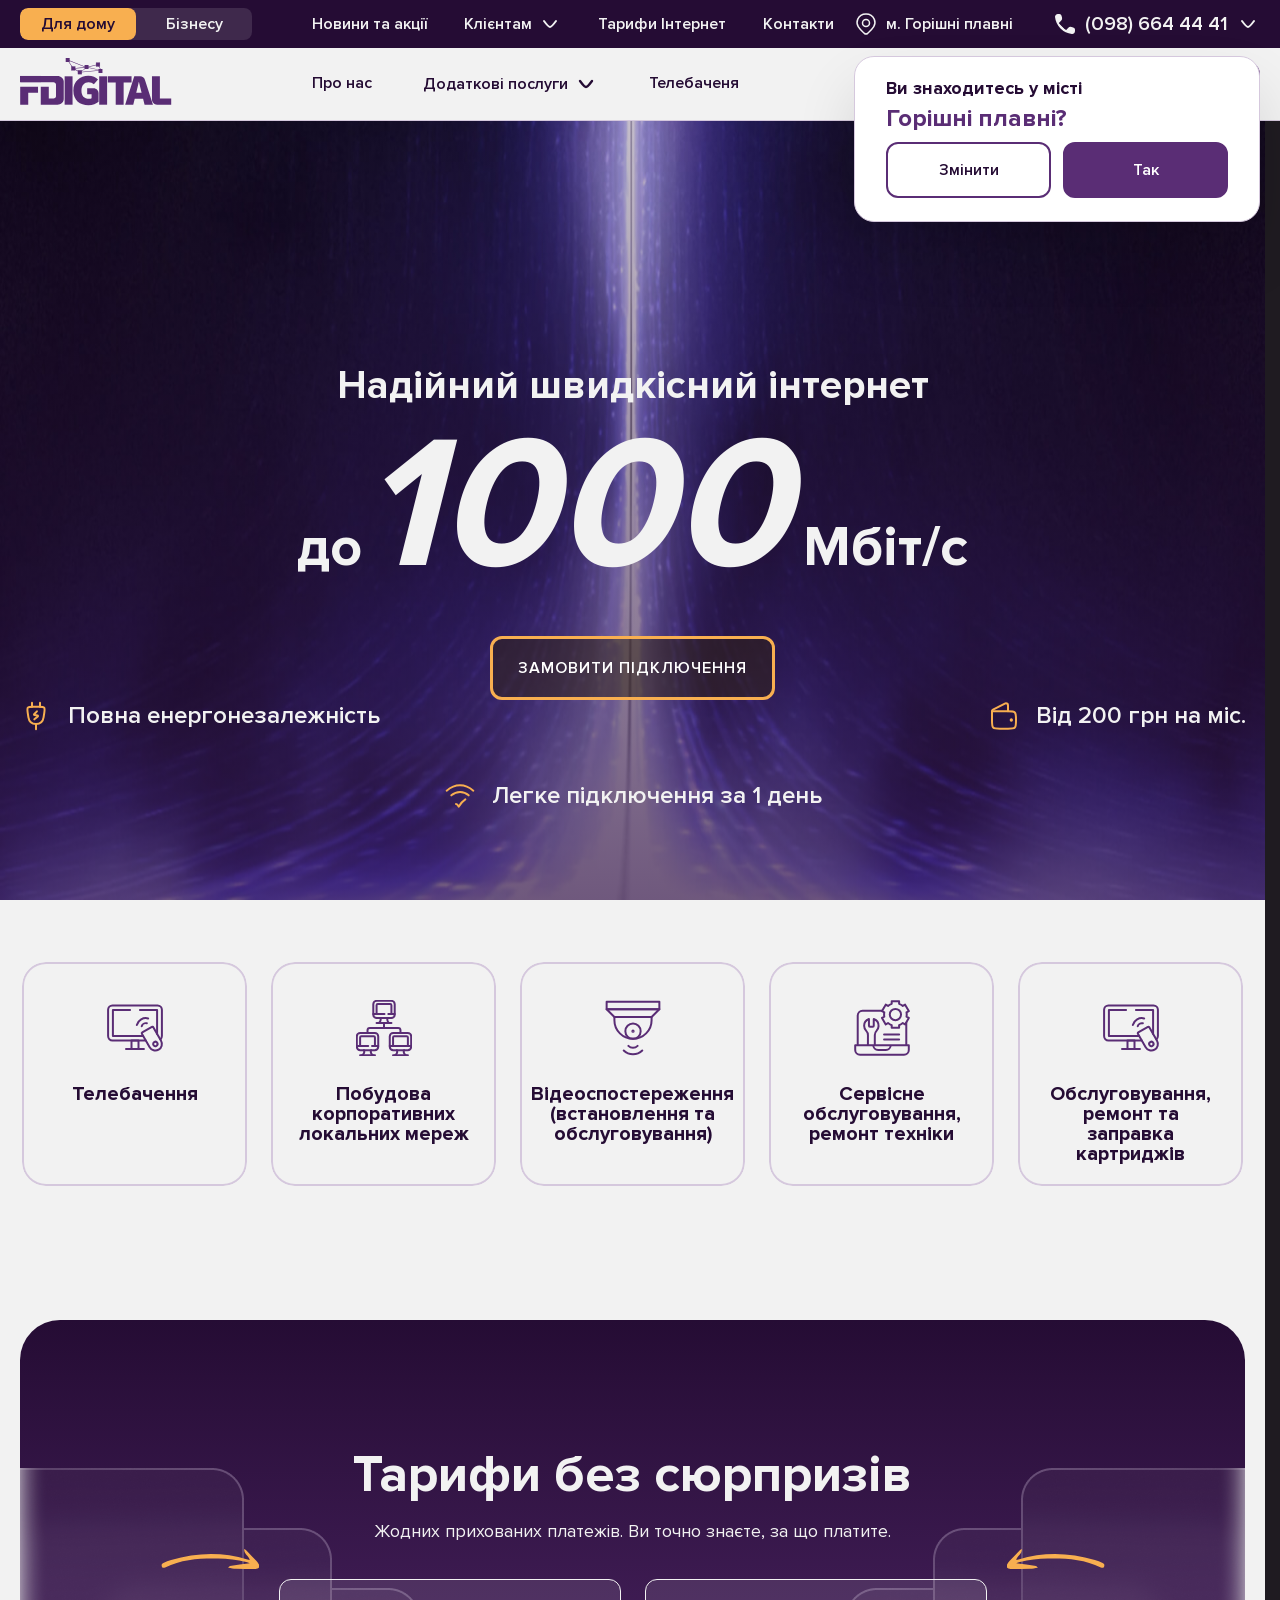
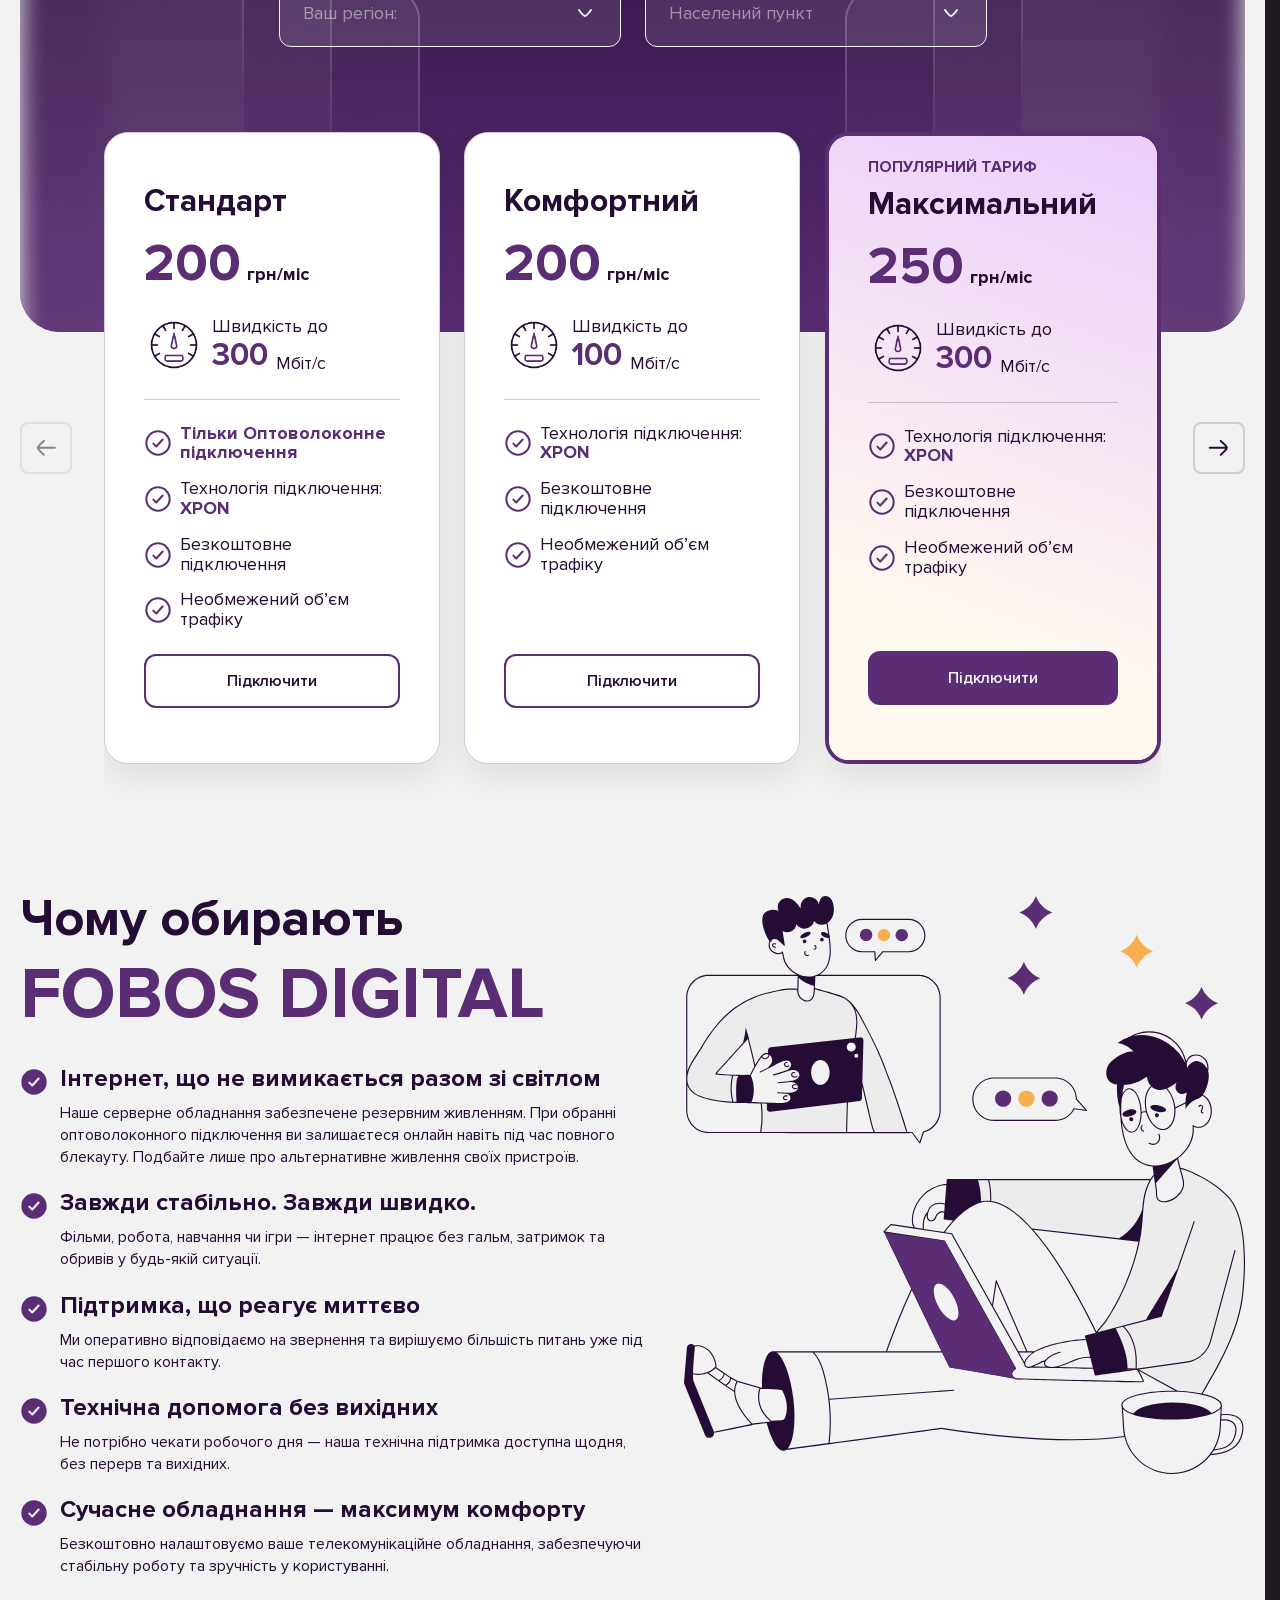
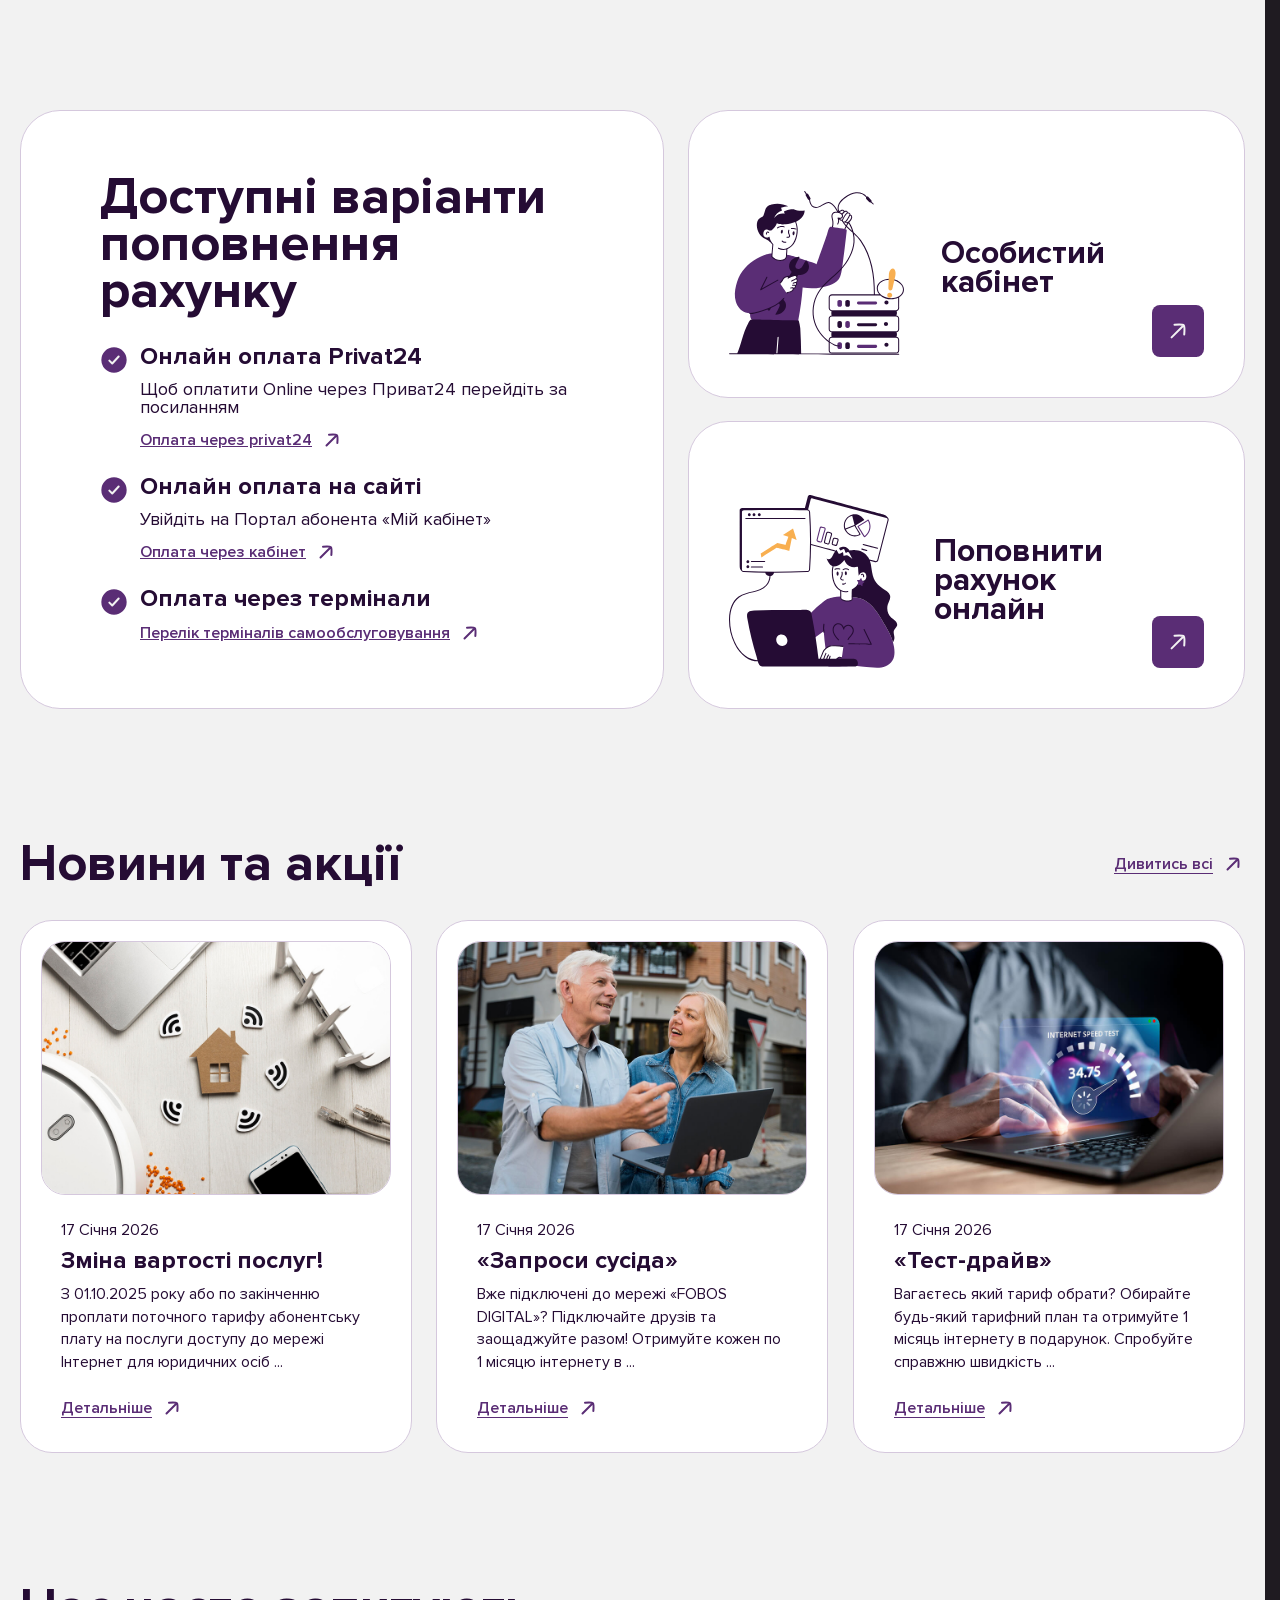
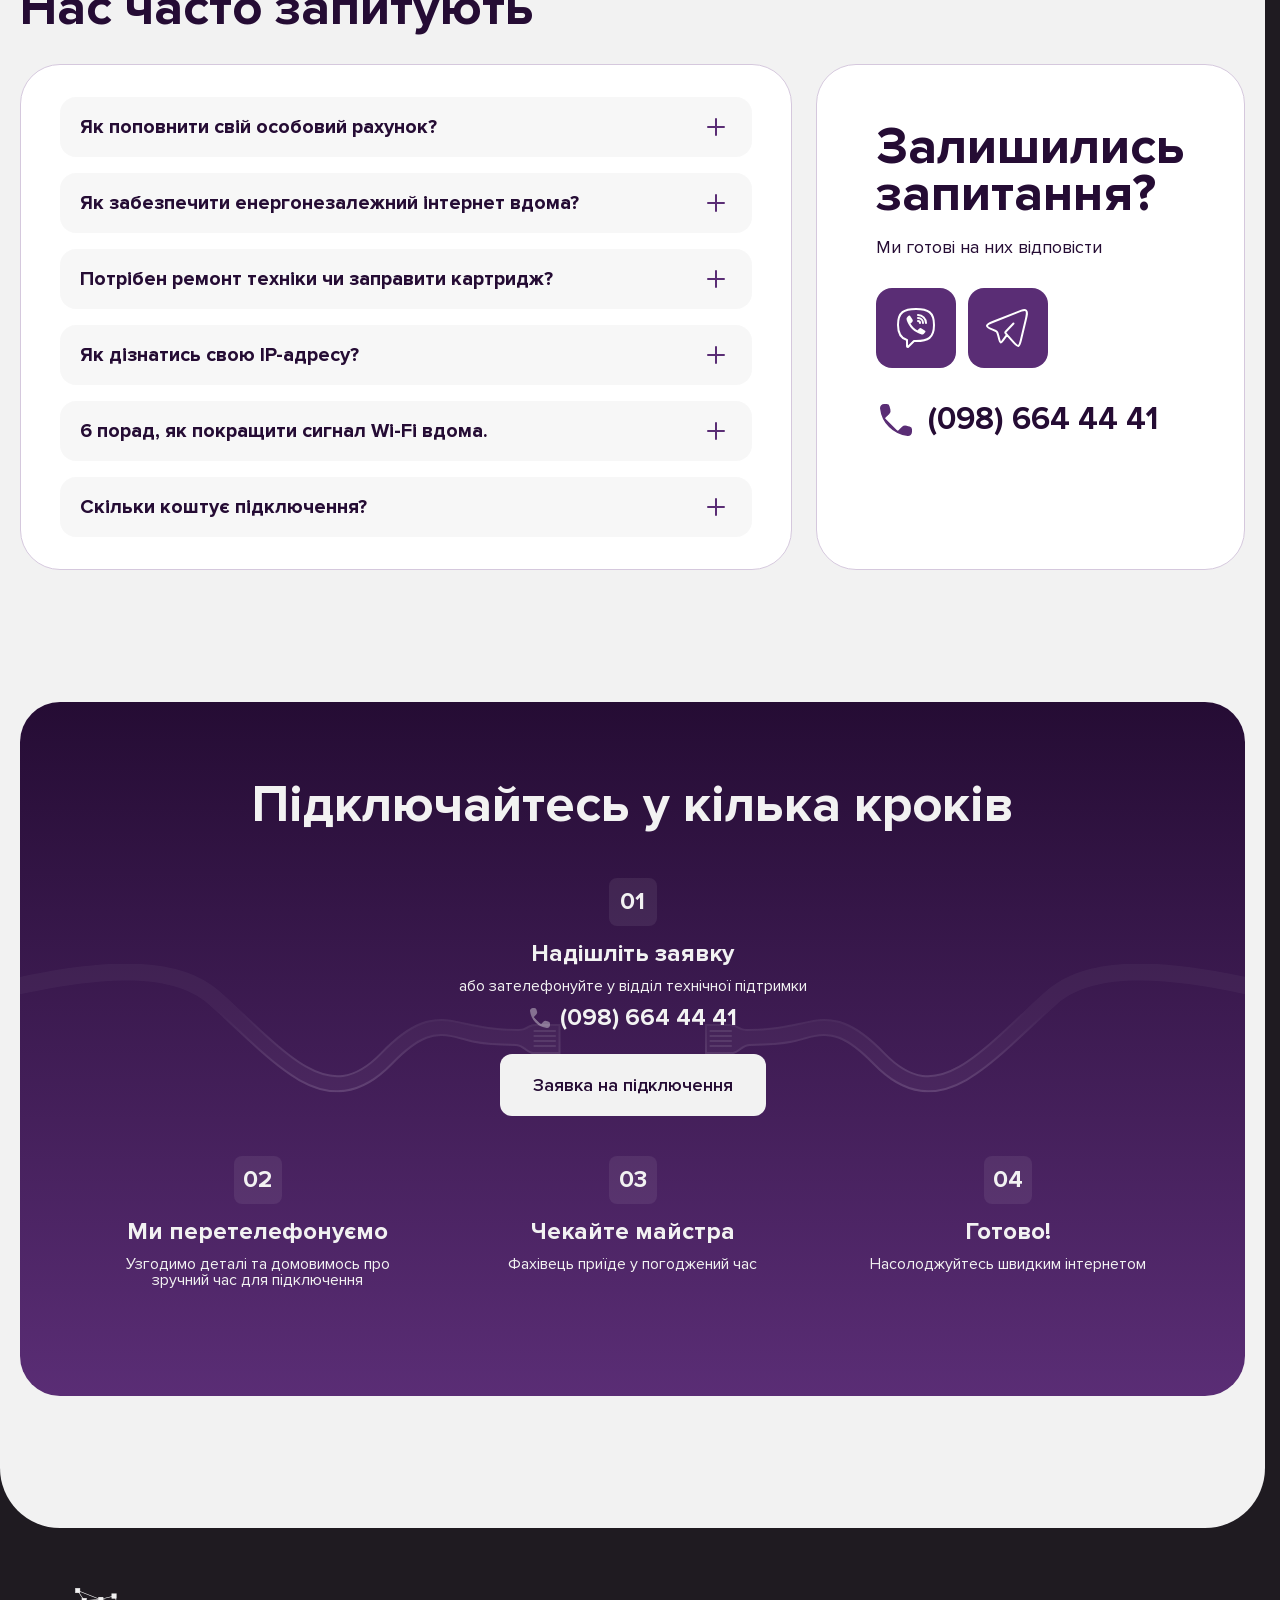
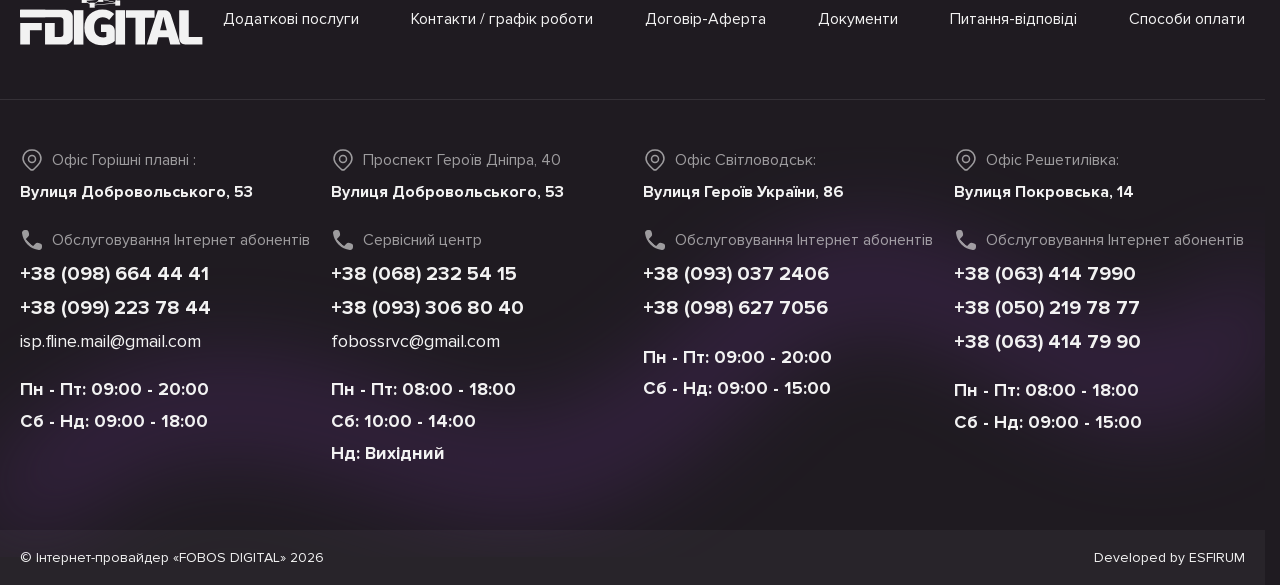
<file: index.html>
<!DOCTYPE html>
<html lang="uk">

<head>
    <meta charset="UTF-8">
    <meta name="viewport" content="width=device-width, initial-scale=1.0">
    <link rel="icon" href="./assets/imgs/favicon/favicon.png" type="image/png">
    <title>Fobos Digital | Home</title>
    <link rel="stylesheet" href="./assets/libs/swiper/swiper.min.css">
    <link rel="stylesheet" href="./assets/css/main.min.css">

    <script defer src="./assets/libs/swiper/swiper.min.js"></script>
    <script defer type="module" src="./assets/scripts/scripts.js"></script>
</head>

<body>
    <header class="header js-header">
        <div class="header__top">
            <div class="container">
                <div class="header__block">
                    <div class="header__target">
                        <button type="button" class="header__btn js-header-target">Для дому</button>
                        <button type="button" class="header__btn js-header-target">Бізнесу</button>
                    </div>
                    <ul class="header__menu">
                        <li>
                            <a href="javascript: void(0)">Новини та акції</a>
                        </li>
                        <li>
                            <a href="javascript: void(0)">Клієнтам</a>
                            <div class="submenu">
                                <ul class="submenu__box">
                                    <li>
                                        <a href="javascript: void(0)">Довірений платіж</a>
                                    </li>
                                    <li>
                                        <a href="javascript: void(0)">Варіанти оплати</a>
                                    </li>
                                    <li>
                                        <a href="javascript: void(0)">
                                            Розташування платіжних терміналів
                                        </a>
                                    </li>
                                    <li>
                                        <a href="javascript: void(0)">Інструкції щодо налаштування</a>
                                    </li>
                                    <li>
                                        <a href="javascript: void(0)">Докумени</a>
                                    </li>
                                    <li>
                                        <a href="javascript: void(0)">Договір оферти</a>
                                    </li>
                                </ul>
                            </div>
                        </li>
                        <li>
                            <a href="javascript: void(0)">Тарифи Інтернет</a>
                        </li>
                        <li>
                            <a href="javascript: void(0)">Контакти</a>
                        </li>
                    </ul>
                </div>
                <div class="header__contacts">
                    <div class="header__location">
                        <img src="./assets/imgs/ico/ico-pin.svg" alt="Icon">
                        <p>м. Горішні плавні</p>
                        <div class="location-box js-location-box">
                            <div class="location-box__inner">
                                <p class="location-box__text">Ви знаходитесь у місті</p>
                                <p class="location-box__title">Горішні плавні?</p>
                                <div class="location-box__controls js-loc-controls">
                                    <div class="location-box__btns">
                                        <button type="button" class="location-box__btn location-change js-change-loc">
                                            Змінити
                                        </button>
                                        <button type="button" class="location-box__btn location-submit js-submit-loc">
                                            Так
                                        </button>
                                    </div>
                                </div>
                                <div class="location-box__map js-loc-map">
                                    <div class="location-box__cities">
                                        <button type="button" class="location-box__city js-city-loc">
                                            м. Горішні плавні
                                        </button>
                                        <button type="button" class="location-box__city js-city-loc">
                                            м. Світловодськ
                                        </button>
                                        <button type="button" class="location-box__city js-city-loc">
                                            м. Решетилівка
                                        </button>
                                    </div>
                                </div>
                            </div>
                        </div>
                    </div>
                    <div class="header__phones js-header-phones">
                        <img src="./assets/imgs/ico/ico-call.svg" alt="Call">
                        <a href="tel:+380986644441" class="header__phone">(098) 664 44 41</a>
                        <div class="header__phones-box">
                            <div class="header__phones-items">
                                <a href="tel:+380986644441" class="header__phone">
                                    (098) 664 44 41
                                </a>
                                <a href="tel:+380986644441" class="header__phone">
                                    (098) 664 44 41
                                </a>
                            </div>
                        </div>
                    </div>
                </div>
                <button type="button" class="header__burger js-menu-trigger">
                    <span></span><span></span><span></span>
                </button>
            </div>
        </div>
        <div class="header__bot">
            <div class="container">
                <div class="header__block">
                    <a href="javascript: void(0)" class="header__logo">
                        <img width="152" height="52" src="./assets/imgs/ico/logo_prpl.svg" alt="Logo">
                    </a>
                    <ul class="header__routes">
                        <li>
                            <a href="javascript: void(0)">Про нас</a>
                        </li>
                        <li>
                            <a href="javascript: void(0)" class="megamenu-trigger">
                                Додаткові послуги
                            </a>
                            <div class="megamenu">
                                <div class="container">
                                    <div class="megamenu__box">
                                        <div class="megamenu__pic">
                                            <img src="./assets/imgs/megamenu.jpg" alt="Picture">
                                        </div>
                                        <ul class="megamenu__list">
                                            <li>
                                                <a href="javascript: void(0)">
                                                    <p>Домашній інтернет</p>
                                                    <span>Детальніше</span>
                                                </a>
                                            </li>
                                            <li>
                                                <a href="javascript: void(0)">
                                                    <p>Системи відеоспостереження</p>
                                                    <span>Детальніше</span>
                                                </a>
                                            </li>
                                            <li>
                                                <a href="javascript: void(0)">
                                                    <p>
                                                        Обслуговування, ремонт та заправка картриджів
                                                    </p>
                                                    <span>Детальніше</span>
                                                </a>
                                            </li>
                                            <li>
                                                <a href="javascript: void(0)">
                                                    <p>
                                                        Сервісне обслуговування, ремонт техніки
                                                    </p>
                                                    <span>Детальніше</span>
                                                </a>
                                            </li>
                                            <li>
                                                <a href="javascript: void(0)">
                                                    <p>
                                                        Побудова корпоративних мереж між офісами
                                                    </p>
                                                    <span>Детальніше</span>
                                                </a>
                                            </li>
                                            <li>
                                                <a href="javascript: void(0)">
                                                    <p>Побудова внутрішніх локальних мереж</p>
                                                    <span>Детальніше</span>
                                                </a>
                                            </li>
                                            <li>
                                                <a href="javascript: void(0)">
                                                    <p>Продаж та ліцензійний супровід ПЗ «M.E.Doc»</p>
                                                    <span>Детальніше</span>
                                                </a>
                                            </li>
                                            <li>
                                                <a href="javascript: void(0)">
                                                    <p>
                                                        Відокремлений пункт реєстрації ЕЦП ТОВ «ЦСК«Україна»
                                                    </p>
                                                    <span>Детальніше</span>
                                                </a>
                                            </li>
                                        </ul>
                                    </div>
                                </div>
                            </div>
                        </li>
                        <li>
                            <a href="javascript: void(0)">Телебаченя</a>
                        </li>
                    </ul>
                </div>
                <div class="header__controls">
                    <a href="javascript: void(0)" class="header__control">
                        <svg width="24" height="24" viewBox="0 0 24 24" fill="none" xmlns="http://www.w3.org/2000/svg">
                            <path
                                d="M2 12C2 8.46252 2 6.69377 3.0528 5.5129C3.22119 5.32403 3.40678 5.14935 3.60746 4.99087C4.86213 4 6.74142 4 10.5 4H13.5C17.2586 4 19.1379 4 20.3925 4.99087C20.5932 5.14935 20.7788 5.32403 20.9472 5.5129C22 6.69377 22 8.46252 22 12C22 15.5375 22 17.3062 20.9472 18.4871C20.7788 18.676 20.5932 18.8506 20.3925 19.0091C19.1379 20 17.2586 20 13.5 20H10.5C6.74142 20 4.86213 20 3.60746 19.0091C3.40678 18.8506 3.22119 18.676 3.0528 18.4871C2 17.3062 2 15.5375 2 12Z"
                                stroke="#5A2D75" stroke-width="1.5" stroke-linecap="round" stroke-linejoin="round" />
                            <path d="M10 16H11.5" stroke="#5A2D75" stroke-width="1.5" stroke-miterlimit="10"
                                stroke-linecap="round" stroke-linejoin="round" />
                            <path d="M14.5 16H18" stroke="#5A2D75" stroke-width="1.5" stroke-miterlimit="10"
                                stroke-linecap="round" stroke-linejoin="round" />
                            <path d="M2 9H22" stroke="#5A2D75" stroke-width="1.5" stroke-linejoin="round" />
                        </svg>
                        <span>Оплата</span>
                    </a>
                    <a href="javascript: void(0)" class="header__control">
                        <svg width="24" height="24" viewBox="0 0 24 24" fill="none" xmlns="http://www.w3.org/2000/svg">
                            <path
                                d="M17 8.5C17 5.73858 14.7614 3.5 12 3.5C9.23858 3.5 7 5.73858 7 8.5C7 11.2614 9.23858 13.5 12 13.5C14.7614 13.5 17 11.2614 17 8.5Z"
                                stroke="#5A2D75" stroke-width="2" stroke-linecap="round" stroke-linejoin="round" />
                            <path d="M19 20.5C19 16.634 15.866 13.5 12 13.5C8.13401 13.5 5 16.634 5 20.5"
                                stroke="#5A2D75" stroke-width="2" stroke-linecap="round" stroke-linejoin="round" />
                        </svg>
                        <span>Вхід до кабінету</span>
                    </a>
                </div>
            </div>
        </div>
    </header>
    <main class="main">
        <section class="intro">
            <div class="container">
                <div class="intro__content">
                    <div class="intro__heading">
                        <h2 class="intro__subtitle js-scroll">Надійний швидкісний інтернет</h2>
                        <h1 class="intro__title js-scroll">
                            до <span>1000</span> Мбіт/с
                        </h1>
                    </div>
                    <div class="js-scroll">
                        <a href="javascript: void(0)" class="intro__link js-modal-trigger">
                            замовити підключення
                        </a>
                    </div>
                    <ul class="intro__list">
                        <li class="js-scroll">
                            <img width="32" height="32" src="./assets/imgs/ico/ico-electric.svg" alt="Icon">
                            Повна енергонезалежність
                        </li>
                        <li class="js-scroll">
                            <img width="32" height="32" src="./assets/imgs/ico/ico-wallet.svg" alt="Icon">
                            Від 200 грн на міс.
                        </li>
                        <li class="js-scroll">
                            <img width="32" height="32" src="./assets/imgs/ico/ico-wifi.svg" alt="Icon">
                            Легке підключення за 1 день
                        </li>
                    </ul>
                </div>
            </div>
            <video muted autoplay loop playsinline class="intro__bg js-video-autoplay"
                poster="./assets/video/poster.jpg">
                <source data-src="./assets/video/hole.mp4" type="video/mp4">
                <p>Your browser does not support the video tag.</p>
            </video>
        </section>
        <section class="benefits">
            <div class="container">
                <ul class="benefits__list">
                    <li class="js-scroll">
                        <a href="javascript: void(0)" class="benefit-box">
                            <div class="benefit-box__content">
                                <img src="./assets/imgs/ico/b_1.svg" alt="Icon" class="benefit-box__pic">
                                <p class="benefit-box__title">Телебачення</p>
                            </div>
                            <span class="benefit-box__mask"></span>
                        </a>
                    </li>
                    <li class="js-scroll">
                        <a href="javascript: void(0)" class="benefit-box">
                            <div class="benefit-box__content">
                                <img src="./assets/imgs/ico/b_2.svg" alt="Icon" class="benefit-box__pic">
                                <p class="benefit-box__title">
                                    Побудова корпоративних локальних мереж
                                </p>
                            </div>
                            <span class="benefit-box__mask"></span>
                        </a>
                    </li>
                    <li class="js-scroll">
                        <a href="javascript: void(0)" class="benefit-box">
                            <div class="benefit-box__content">
                                <img src="./assets/imgs/ico/b_3.svg" alt="Icon" class="benefit-box__pic">
                                <p class="benefit-box__title">
                                    Відеоспостереження (встановлення та обслуговування)
                                </p>
                            </div>
                            <span class="benefit-box__mask"></span>
                        </a>
                    </li>
                    <li class="js-scroll">
                        <a href="javascript: void(0)" class="benefit-box">
                            <div class="benefit-box__content">
                                <img src="./assets/imgs/ico/b_4.svg" alt="Icon" class="benefit-box__pic">
                                <p class="benefit-box__title">
                                    Сервісне обслуговування,
                                    ремонт техніки
                                </p>
                            </div>
                            <span class="benefit-box__mask"></span>
                        </a>
                    </li>
                    <li class="js-scroll">
                        <a href="javascript: void(0)" class="benefit-box">
                            <div class="benefit-box__content">
                                <img src="./assets/imgs/ico/b_5.svg" alt="Icon" class="benefit-box__pic">
                                <p class="benefit-box__title">
                                    Обслуговування, ремонт та заправка картриджів
                                </p>
                            </div>
                            <span class="benefit-box__mask"></span>
                        </a>
                    </li>
                </ul>
            </div>
        </section>
        <section class="tariffs">
            <div class="container">
                <div class="tariffs__content">
                    <div class="tariffs__head">
                        <h2 class="content-title js-scroll">Тарифи без сюрпризів</h2>
                        <p class="tariffs__subtitle js-scroll">
                            Жодних прихованих платежів. Ви точно знаєте, за що платите.
                        </p>
                    </div>
                    <div class="tariffs__flow js-scroll">
                        <div class="select-box">
                            <select class="js-select" id="regionSelect" name="regionSelect">
                                <option value="" disabled selected>
                                    Ваш регіон:
                                </option>
                                <option value="1">Полтавська область</option>
                                <option value="2">Полтавська область 2</option>
                                <option value="3">Полтавська область 3</option>
                                <option value="3">Полтавська область 3</option>
                                <option value="3">Полтавська область 3</option>
                                <option value="3">Полтавська область 3</option>
                            </select>
                            <svg class="select-box__arrow" width="24" height="24" viewBox="0 0 24 24" fill="none"
                                xmlns="http://www.w3.org/2000/svg">
                                <path d="M18 9.00005C18 9.00005 13.5811 15 12 15C10.4188 15 6 9 6 9" stroke="#F2F2F2"
                                    stroke-width="2" stroke-linecap="round" stroke-linejoin="round" />
                            </svg>
                        </div>
                        <div class="select-box">
                            <select class="js-select" id="areaSelect" name="areaSelect">
                                <option value="" disabled selected>
                                    Населений пункт
                                </option>
                                <option value="1">м. Горішні плавні</option>
                                <option value="2">м. Горішні плавні 2</option>
                                <option value="3">м. Горішні плавні 3</option>
                            </select>
                            <svg class="select-box__arrow" width="24" height="24" viewBox="0 0 24 24" fill="none"
                                xmlns="http://www.w3.org/2000/svg">
                                <path d="M18 9.00005C18 9.00005 13.5811 15 12 15C10.4188 15 6 9 6 9" stroke="#F2F2F2"
                                    stroke-width="2" stroke-linecap="round" stroke-linejoin="round" />
                            </svg>
                        </div>
                    </div>
                    <div class="tariffs__deco deco-l">
                        <img src="./assets/imgs/mirror-l.png" alt="">
                    </div>
                    <div class="tariffs__deco deco-r">
                        <img src="./assets/imgs/mirror-r.png" alt="">
                    </div>
                </div>
                <div class="tariffs__handler">
                    <button type="button" class="btn-nav js-tariffs-prev">
                        <svg width="40" height="40" viewBox="0 0 40 40" fill="none" xmlns="http://www.w3.org/2000/svg">
                            <path
                                d="M17.8608 12.9109C17.8608 12.9109 11.6892 18.187 11.6892 19.799C11.6892 21.4111 17.8608 26.6871 17.8608 26.6871M12.3745 19.799L28.8737 19.799"
                                stroke="#250C34" stroke-width="2" stroke-linecap="round" stroke-linejoin="round" />
                        </svg>
                    </button>
                    <div class="tariffs__slider swiper js-tariffs-slider">
                        <div class="tariffs__slider-wrapper swiper-wrapper">
                            <div class="tariffs__slider-slide swiper-slide">
                                <a href="javascript: void(0)" class="tariff-box js-scroll">
                                    <div class="tariff-box__head">
                                        <p class="tariff-box__name">Стандарт</p>
                                        <div class="tariff-box__price">
                                            <span>200</span>
                                            грн/міс
                                        </div>
                                        <div class="tariff-box__speed">
                                            <img src="./assets/imgs/gif/speed.gif" alt="Icon">
                                            <div class="tariff-box__info">
                                                <p>Швидкість до</p>
                                                <div class="row">
                                                    <span>300</span>
                                                    <p>Мбіт/с</p>
                                                </div>
                                            </div>
                                        </div>
                                    </div>
                                    <ul class="tariff-box__list">
                                        <li>
                                            <p>
                                                <span>Тільки Оптоволоконне підключення</span>
                                            </p>
                                        </li>
                                        <li>
                                            <p>
                                                Технологія підключення: <br> <span>XPON</span>
                                            </p>
                                        </li>
                                        <li>
                                            <p>Безкоштовне підключення</p>
                                        </li>
                                        <li>
                                            <p>Необмежений об’єм трафіку</p>
                                        </li>
                                    </ul>
                                    <div class="tariff-box__cta">Підключити</div>
                                </a>
                            </div>
                            <div class="tariffs__slider-slide swiper-slide">
                                <a href="javascript: void(0)" class="tariff-box js-scroll">
                                    <div class="tariff-box__head">
                                        <p class="tariff-box__name">Комфортний</p>
                                        <div class="tariff-box__price">
                                            <span>200</span>
                                            грн/міс
                                        </div>
                                        <div class="tariff-box__speed">
                                            <img src="./assets/imgs/gif/speed.gif" alt="Icon">
                                            <div class="tariff-box__info">
                                                <p>Швидкість до</p>
                                                <div class="row">
                                                    <span>100</span>
                                                    <p>Мбіт/с</p>
                                                </div>
                                            </div>
                                        </div>
                                    </div>
                                    <ul class="tariff-box__list">
                                        <li>
                                            <p>
                                                Технологія підключення: <br> <span>XPON</span>
                                            </p>
                                        </li>
                                        <li>
                                            <p>Безкоштовне підключення</p>
                                        </li>
                                        <li>
                                            <p>Необмежений об’єм трафіку</p>
                                        </li>
                                    </ul>
                                    <div class="tariff-box__cta">Підключити</div>
                                </a>
                            </div>
                            <div class="tariffs__slider-slide swiper-slide">
                                <a href="javascript: void(0)" class="tariff-box tariff-box--popular js-scroll">
                                    <span class="tariff-box__label">Популярний тариф</span>
                                    <div class="tariff-box__head">
                                        <p class="tariff-box__name">Максимальний</p>
                                        <div class="tariff-box__price">
                                            <span>250</span>
                                            грн/міс
                                        </div>
                                        <div class="tariff-box__speed">
                                            <img src="./assets/imgs/gif/speed.gif" alt="Icon">
                                            <div class="tariff-box__info">
                                                <p>Швидкість до</p>
                                                <div class="row">
                                                    <span>300</span>
                                                    <p>Мбіт/с</p>
                                                </div>
                                            </div>
                                        </div>
                                    </div>
                                    <ul class="tariff-box__list">
                                        <li>
                                            <p>
                                                Технологія підключення: <br> <span>XPON</span>
                                            </p>
                                        </li>
                                        <li>
                                            <p>Безкоштовне підключення</p>
                                        </li>
                                        <li>
                                            <p>Необмежений об’єм трафіку</p>
                                        </li>
                                    </ul>
                                    <div class="tariff-box__cta">Підключити</div>
                                </a>
                            </div>
                            <div class="tariffs__slider-slide swiper-slide">
                                <a href="javascript: void(0)" class="tariff-box js-scroll">
                                    <div class="tariff-box__head">
                                        <p class="tariff-box__name">Гигабітний</p>
                                        <div class="tariff-box__price">
                                            <span>300</span>
                                            грн/міс
                                        </div>
                                        <div class="tariff-box__speed">
                                            <img src="./assets/imgs/gif/speed.gif" alt="Icon">
                                            <div class="tariff-box__info">
                                                <p>Швидкість до</p>
                                                <div class="row">
                                                    <span>100</span>
                                                    <p>Мбіт/с</p>
                                                </div>
                                            </div>
                                        </div>
                                    </div>
                                    <ul class="tariff-box__list">
                                        <li>
                                            <p>
                                                Технологія підключення: <br> <span>XPON</span>
                                            </p>
                                        </li>
                                        <li>
                                            <p>Безкоштовне підключення</p>
                                        </li>
                                        <li>
                                            <p>Необмежений об’єм трафіку</p>
                                        </li>
                                    </ul>
                                    <div class="tariff-box__cta">Підключити</div>
                                </a>
                            </div>
                            <div class="tariffs__slider-slide swiper-slide">
                                <a href="javascript: void(0)" class="tariff-box js-scroll">
                                    <div class="tariff-box__head">
                                        <p class="tariff-box__name">Стандарт</p>
                                        <div class="tariff-box__price">
                                            <span>200</span>
                                            грн/міс
                                        </div>
                                        <div class="tariff-box__speed">
                                            <img src="./assets/imgs/gif/speed.gif" alt="Icon">
                                            <div class="tariff-box__info">
                                                <p>Швидкість до</p>
                                                <div class="row">
                                                    <span>300</span>
                                                    <p>Мбіт/с</p>
                                                </div>
                                            </div>
                                        </div>
                                    </div>
                                    <ul class="tariff-box__list">
                                        <li>
                                            <p>
                                                <span>Тільки Оптоволоконне підключення</span>
                                            </p>
                                        </li>
                                        <li>
                                            <p>
                                                Технологія підключення: <br> <span>XPON</span>
                                            </p>
                                        </li>
                                        <li>
                                            <p>Безкоштовне підключення</p>
                                        </li>
                                        <li>
                                            <p>Необмежений об’єм трафіку</p>
                                        </li>
                                    </ul>
                                    <div class="tariff-box__cta">Підключити</div>
                                </a>
                            </div>
                        </div>
                    </div>
                    <button type="button" class="btn-nav js-tariffs-next">
                        <svg width="40" height="40" viewBox="0 0 40 40" fill="none" xmlns="http://www.w3.org/2000/svg">
                            <path
                                d="M21.7374 12.9109C21.7374 12.9109 27.909 18.187 27.909 19.799C27.909 21.4111 21.7373 26.6871 21.7373 26.6871M27.2236 19.799L10.7245 19.799"
                                stroke="#250C34" stroke-width="2" stroke-linecap="round" stroke-linejoin="round" />
                        </svg>
                    </button>
                </div>
            </div>
        </section>
        <section class="choosing">
            <div class="container">
                <div class="choosing__content">
                    <p class="content-title js-scroll">Чому обирають </p>
                    <h2 class="choosing__title js-scroll">FOBOS DIGITAL</h2>
                    <ul class="choosing__list">
                        <li class="choosing__point js-scroll">
                            <div class="choosing__description">
                                <p class="choosing__category">
                                    Інтернет, що не вимикається разом зі світлом
                                </p>
                                <p class="choosing__text">
                                    Наше серверне обладнання забезпечене резервним живленням. При обранні
                                    оптоволоконного
                                    підключення ви залишаєтеся онлайн навіть під час повного блекауту. Подбайте лише про
                                    альтернативне живлення своїх пристроїв.
                                </p>
                            </div>
                        </li>
                        <li class="choosing__point js-scroll">
                            <div class="choosing__description">
                                <p class="choosing__category">
                                    Завжди стабільно. Завжди швидко.
                                </p>
                                <p class="choosing__text">
                                    Фільми, робота, навчання чи ігри — інтернет працює без гальм, затримок та обривів у
                                    будь-якій ситуації.
                                </p>
                            </div>
                        </li>
                        <li class="choosing__point js-scroll">
                            <div class="choosing__description">
                                <p class="choosing__category">
                                    Підтримка, що реагує миттєво
                                </p>
                                <p class="choosing__text">
                                    Ми оперативно відповідаємо на звернення та вирішуємо більшість питань уже під час
                                    першого контакту.
                                </p>
                            </div>
                        </li>
                        <li class="choosing__point js-scroll">
                            <div class="choosing__description">
                                <p class="choosing__category">
                                    Технічна допомога без вихідних
                                </p>
                                <p class="choosing__text">
                                    Не потрібно чекати робочого дня — наша технічна підтримка доступна щодня, без перерв
                                    та
                                    вихідних.
                                </p>
                            </div>
                        </li>
                        <li class="choosing__point js-scroll">
                            <div class="choosing__description">
                                <p class="choosing__category">
                                    Сучасне обладнання — максимум комфорту
                                </p>
                                <p class="choosing__text">
                                    Безкоштовно налаштовуємо ваше телекомунікаційне обладнання, забезпечуючи стабільну
                                    роботу та зручність у користуванні.
                                </p>
                            </div>
                        </li>
                    </ul>
                </div>
                <div class="choosing__pic js-scroll">
                    <img src="./assets/imgs/choosing.svg" alt="Picture">
                </div>
            </div>
        </section>
        <section class="panel">
            <div class="container">
                <div class="panel__pay js-scroll">
                    <h2 class="content-title">Доступні варіанти поповнення рахунку</h2>
                    <ul class="panel__pay-list">
                        <li class="panel__pay-item">
                            <div class="panel__pay-content">
                                <p class="panel__pay-subtitle">Онлайн оплата Privat24</p>
                                <p class="panel__pay-descr">
                                    Щоб оплатити Online через Приват24 перейдіть за посиланням
                                </p>
                                <a href="javascript: void(0)" class="panel__pay-link">
                                    <span>Оплата через privat24</span>
                                    <svg width="24" height="24" viewBox="0 0 24 24" fill="none"
                                        xmlns="http://www.w3.org/2000/svg">
                                        <path
                                            d="M9 6.65032C9 6.65032 15.9383 6.10759 16.9154 7.08463C17.8925 8.06167 17.3496 15 17.3496 15M16.5 7.5L6.5 17.5"
                                            stroke="#5A2D75" stroke-width="2" stroke-linecap="round"
                                            stroke-linejoin="round" />
                                    </svg>
                                </a>
                            </div>
                        </li>
                        <li class="panel__pay-item">
                            <div class="panel__pay-content">
                                <p class="panel__pay-subtitle">Онлайн оплата на сайті</p>
                                <p class="panel__pay-descr">
                                    Увійдіть на Портал абонента «Мій кабінет»
                                </p>
                                <a href="javascript: void(0)" class="panel__pay-link">
                                    <span>Оплата через кабінет</span>
                                    <svg width="24" height="24" viewBox="0 0 24 24" fill="none"
                                        xmlns="http://www.w3.org/2000/svg">
                                        <path
                                            d="M9 6.65032C9 6.65032 15.9383 6.10759 16.9154 7.08463C17.8925 8.06167 17.3496 15 17.3496 15M16.5 7.5L6.5 17.5"
                                            stroke="#5A2D75" stroke-width="2" stroke-linecap="round"
                                            stroke-linejoin="round" />
                                    </svg>
                                </a>
                            </div>
                        </li>
                        <li class="panel__pay-item">
                            <div class="panel__pay-content">
                                <p class="panel__pay-subtitle">Оплата через термінали</p>
                                <a href="javascript: void(0)" class="panel__pay-link">
                                    <span>Перелік терміналів самообслуговування</span>
                                    <svg width="24" height="24" viewBox="0 0 24 24" fill="none"
                                        xmlns="http://www.w3.org/2000/svg">
                                        <path
                                            d="M9 6.65032C9 6.65032 15.9383 6.10759 16.9154 7.08463C17.8925 8.06167 17.3496 15 17.3496 15M16.5 7.5L6.5 17.5"
                                            stroke="#5A2D75" stroke-width="2" stroke-linecap="round"
                                            stroke-linejoin="round" />
                                    </svg>
                                </a>
                            </div>
                        </li>
                    </ul>
                </div>
                <div class="panel__routes">
                    <a href="javascript: void(0)" class="panel__route js-scroll">
                        <div class="panel__route-content">
                            <div class="panel__route-pic">
                                <img src="./assets/imgs/p_1.svg" alt="Picture">
                            </div>
                            <h3 class="panel__route-title">Особистий кабінет</h3>
                        </div>
                        <span class="panel__route-deco">
                            <svg width="28" height="28" viewBox="0 0 28 28" fill="none"
                                xmlns="http://www.w3.org/2000/svg">
                                <path
                                    d="M10.4998 7.75863C10.4998 7.75863 18.5946 7.12544 19.7345 8.26532C20.8744 9.4052 20.2411 17.4999 20.2411 17.4999M19.2498 8.74992L7.58317 20.4166"
                                    stroke="#F2F2F2" stroke-width="2" stroke-linecap="round" stroke-linejoin="round" />
                            </svg>
                        </span>
                    </a>
                    <a href="javascript: void(0)" class="panel__route js-scroll">
                        <div class="panel__route-content">
                            <div class="panel__route-pic">
                                <img src="./assets/imgs/p_2.svg" alt="Picture">
                            </div>
                            <h3 class="panel__route-title">Поповнити рахунок онлайн</h3>
                        </div>
                        <span class="panel__route-deco">
                            <svg width="28" height="28" viewBox="0 0 28 28" fill="none"
                                xmlns="http://www.w3.org/2000/svg">
                                <path
                                    d="M10.4998 7.75863C10.4998 7.75863 18.5946 7.12544 19.7345 8.26532C20.8744 9.4052 20.2411 17.4999 20.2411 17.4999M19.2498 8.74992L7.58317 20.4166"
                                    stroke="#F2F2F2" stroke-width="2" stroke-linecap="round" stroke-linejoin="round" />
                            </svg>
                        </span>
                    </a>
                </div>
            </div>
        </section>
        <section class="news">
            <div class="container">
                <div class="news__head js-scroll">
                    <h2 class="content-title">Новини та акції</h2>
                    <a href="javascript: void(0)" class="link-more">
                        <span>Дивитись всі</span>
                        <svg width="24" height="24" viewBox="0 0 24 24" fill="none" xmlns="http://www.w3.org/2000/svg">
                            <path
                                d="M9 6.65032C9 6.65032 15.9383 6.10759 16.9154 7.08463C17.8925 8.06167 17.3496 15 17.3496 15M16.5 7.5L6.5 17.5"
                                stroke="#5A2D75" stroke-width="2" stroke-linecap="round" stroke-linejoin="round" />
                        </svg>
                    </a>
                </div>
                <div class="news__cards">
                    <a href="javascript: void(0)" class="blog-box js-scroll">
                        <div class="blog-box__pic">
                            <img src="./assets/imgs/blog_1.jpg" alt="Picture">
                        </div>
                        <div class="blog-box__content">
                            <span class="blog-box__date">17 Січня 2026</span>
                            <p class="blog-box__title">Зміна вартості послуг!</p>
                            <p class="blog-box__desce">
                                З 01.10.2025 року або по закінченню проплати поточного тарифу абонентську плату на
                                послуги доступу до мережі Інтернет для юридичних осіб ...
                            </p>
                        </div>
                        <div class="blog-box__deco">
                            <span>Детальніше</span>
                            <svg width="24" height="24" viewBox="0 0 24 24" fill="none"
                                xmlns="http://www.w3.org/2000/svg">
                                <path
                                    d="M9 6.65032C9 6.65032 15.9383 6.10759 16.9154 7.08463C17.8925 8.06167 17.3496 15 17.3496 15M16.5 7.5L6.5 17.5"
                                    stroke="#5A2D75" stroke-width="2" stroke-linecap="round" stroke-linejoin="round" />
                            </svg>
                        </div>
                    </a>
                    <a href="javascript: void(0)" class="blog-box js-scroll">
                        <div class="blog-box__pic">
                            <img src="./assets/imgs/blog_2.jpg" alt="Picture">
                        </div>
                        <div class="blog-box__content">
                            <span class="blog-box__date">17 Січня 2026</span>
                            <p class="blog-box__title">«Запроси сусіда»</p>
                            <p class="blog-box__desce">
                                Вже підключені до мережі «FOBOS DIGITAL»? Підключайте друзів та заощаджуйте разом!
                                Отримуйте кожен по 1 місяцю інтернету в ...
                            </p>
                        </div>
                        <div class="blog-box__deco">
                            <span>Детальніше</span>
                            <svg width="24" height="24" viewBox="0 0 24 24" fill="none"
                                xmlns="http://www.w3.org/2000/svg">
                                <path
                                    d="M9 6.65032C9 6.65032 15.9383 6.10759 16.9154 7.08463C17.8925 8.06167 17.3496 15 17.3496 15M16.5 7.5L6.5 17.5"
                                    stroke="#5A2D75" stroke-width="2" stroke-linecap="round" stroke-linejoin="round" />
                            </svg>
                        </div>
                    </a>
                    <a href="javascript: void(0)" class="blog-box js-scroll">
                        <div class="blog-box__pic">
                            <img src="./assets/imgs/blog_3.jpg" alt="Picture">
                        </div>
                        <div class="blog-box__content">
                            <span class="blog-box__date">17 Січня 2026</span>
                            <p class="blog-box__title">«Тест-драйв»</p>
                            <p class="blog-box__desce">
                                Вагаєтесь який тариф обрати? Обирайте будь-який тарифний план та отримуйте 1 місяць
                                інтернету в подарунок. Спробуйте справжню швидкість ...
                            </p>
                        </div>
                        <div class="blog-box__deco">
                            <span>Детальніше</span>
                            <svg width="24" height="24" viewBox="0 0 24 24" fill="none"
                                xmlns="http://www.w3.org/2000/svg">
                                <path
                                    d="M9 6.65032C9 6.65032 15.9383 6.10759 16.9154 7.08463C17.8925 8.06167 17.3496 15 17.3496 15M16.5 7.5L6.5 17.5"
                                    stroke="#5A2D75" stroke-width="2" stroke-linecap="round" stroke-linejoin="round" />
                            </svg>
                        </div>
                    </a>
                </div>
            </div>
        </section>
        <section class="faq">
            <div class="container">
                <h2 class="content-title js-scroll">Нас часто запитують</h2>
                <div class="faq__info">
                    <ul class="faq-content js-scroll">
                        <li class="faq-box js-faq-box">
                            <h3 class="faq-box__title">
                                Як поповнити свій особовий рахунок?
                            </h3>
                            <div class="faq-box__text">
                                <p>
                                    Зверніться протягом 7 календарних днів до абонентського відділу у Вашому місті та
                                    напишіть заяву на повернення коштів. При собі необхідно мати паспорт та код (можна
                                    ксерокопію) людини, на яку оформлений особовий рахунок, та квитанцію, яку отримали
                                    при поповненні. Будьте уважними та не втрачайте особисті кошти!
                                </p>
                            </div>
                        </li>
                        <li class="faq-box js-faq-box">
                            <h3 class="faq-box__title">
                                Як забезпечити енергонезалежний інтернет вдома?
                            </h3>
                            <div class="faq-box__text">
                                <p>
                                    Зверніться протягом 7 календарних днів до абонентського відділу у Вашому місті та
                                    напишіть заяву на повернення коштів. При собі необхідно мати паспорт та код (можна
                                    ксерокопію) людини, на яку оформлений особовий рахунок, та квитанцію, яку отримали
                                    при поповненні. Будьте уважними та не втрачайте особисті кошти!
                                </p>
                            </div>
                        </li>
                        <li class="faq-box js-faq-box">
                            <h3 class="faq-box__title">
                                Потрібен ремонт техніки чи заправити картридж?
                            </h3>
                            <div class="faq-box__text">
                                <p>
                                    Зверніться протягом 7 календарних днів до абонентського відділу у Вашому місті та
                                    напишіть заяву на повернення коштів. При собі необхідно мати паспорт та код (можна
                                    ксерокопію) людини, на яку оформлений особовий рахунок, та квитанцію, яку отримали
                                    при поповненні. Будьте уважними та не втрачайте особисті кошти!
                                </p>
                            </div>
                        </li>
                        <li class="faq-box js-faq-box">
                            <h3 class="faq-box__title">
                                Як дізнатись свою IP-адресу?
                            </h3>
                            <div class="faq-box__text">
                                <p>
                                    Зверніться протягом 7 календарних днів до абонентського відділу у Вашому місті та
                                    напишіть заяву на повернення коштів. При собі необхідно мати паспорт та код (можна
                                    ксерокопію) людини, на яку оформлений особовий рахунок, та квитанцію, яку отримали
                                    при поповненні. Будьте уважними та не втрачайте особисті кошти!
                                </p>
                            </div>
                        </li>
                        <li class="faq-box js-faq-box">
                            <h3 class="faq-box__title">
                                6 порад, як покращити сигнал Wi-Fi вдома.
                            </h3>
                            <div class="faq-box__text">
                                <p>
                                    Зверніться протягом 7 календарних днів до абонентського відділу у Вашому місті та
                                    напишіть заяву на повернення коштів. При собі необхідно мати паспорт та код (можна
                                    ксерокопію) людини, на яку оформлений особовий рахунок, та квитанцію, яку отримали
                                    при поповненні. Будьте уважними та не втрачайте особисті кошти!
                                </p>
                            </div>
                        </li>
                        <li class="faq-box js-faq-box">
                            <h3 class="faq-box__title">
                                Скільки коштує підключення?
                            </h3>
                            <div class="faq-box__text">
                                <p>
                                    Зверніться протягом 7 календарних днів до абонентського відділу у Вашому місті та
                                    напишіть заяву на повернення коштів. При собі необхідно мати паспорт та код (можна
                                    ксерокопію) людини, на яку оформлений особовий рахунок, та квитанцію, яку отримали
                                    при поповненні. Будьте уважними та не втрачайте особисті кошти!
                                </p>
                            </div>
                        </li>
                    </ul>
                    <div class="contact-box js-scroll">
                        <h2 class="content-title">Залишились запитання?</h2>
                        <p class="contact-box__text">Ми готові на них відповісти</p>
                        <ul class="contact-box__soc">
                            <li>
                                <a href="javascript: void(0)" target="_blank">
                                    <img src="./assets/imgs/ico/ico-viber.svg" alt="Viber">
                                </a>
                            </li>
                            <li>
                                <a href="javascript: void(0)" target="_blank">
                                    <img src="./assets/imgs/ico/ico-telegram.svg" alt="Telegram">
                                </a>
                            </li>
                        </ul>
                        <a href="tel:+380986644441" class="contact-box__tel">
                            <img src="./assets/imgs/ico/ico-cal_d.svg" alt="Icon">
                            (098) 664 44 41
                        </a>
                    </div>
                </div>
            </div>
        </section>
        <section class="connected">
            <div class="container">
                <div class="connected__content">
                    <h2 class="content-title js-scroll">Підключайтесь у кілька кроків</h2>
                    <ul class="connected__list">
                        <li class="connected__item js-scroll">
                            <p class="connected__subtitle">Надішліть заявку</p>
                            <p class="connected__text">
                                або зателефонуйте у відділ технічної підтримки
                            </p>
                            <a href="tel:+380986644441" class="connected__phone">
                                <img src="./assets/imgs/ico/ico-call_gr.svg" alt="Icon">
                                (098) 664 44 41
                            </a>
                            <a href="javascript: void(0)" class="connected__cta js-modal-trigger">
                                Заявка на підключення
                            </a>
                        </li>
                        <li class="connected__item js-scroll">
                            <p class="connected__subtitle">Ми перетелефонуємо</p>
                            <p class="connected__text">
                                Узгодимо деталі та домовимось про зручний час для підключення
                            </p>
                        </li>
                        <li class="connected__item js-scroll">
                            <p class="connected__subtitle">Чекайте майстра</p>
                            <p class="connected__text">
                                Фахівець приїде у погоджений час
                            </p>
                        </li>
                        <li class="connected__item js-scroll">
                            <p class="connected__subtitle">Готово!</p>
                            <p class="connected__text">
                                Насолоджуйтесь швидким інтернетом
                            </p>
                        </li>
                    </ul>
                    <div class="connected__deco deco-l">
                        <img src="./assets/imgs/connect-l.svg" alt="">
                    </div>
                    <div class="connected__deco deco-r">
                        <img src="./assets/imgs/connect-r.svg" alt="">
                    </div>
                </div>
            </div>
        </section>
    </main>
    <footer class="footer">
        <div class="footer__top">
            <div class="container">
                <div class="footer__logo">
                    <img width="219" height="75" src="./assets/imgs/ico/logo_wht.svg" alt="Logo">
                </div>
                <ul class="footer__menu">
                    <li>
                        <a href="javascript: void(0)">Додаткові послуги</a>
                    </li>
                    <li>
                        <a href="javascript: void(0)">Контакти / графік роботи</a>
                    </li>
                    <li>
                        <a href="javascript: void(0)">Договір-Аферта</a>
                    </li>
                    <li>
                        <a href="javascript: void(0)">Документи</a>
                    </li>
                    <li>
                        <a href="javascript: void(0)">Питання-відповіді </a>
                    </li>
                    <li>
                        <a href="javascript: void(0)">Способи оплати</a>
                    </li>
                </ul>
            </div>
        </div>
        <div class="footer__bot">
            <div class="container">
                <div class="footer__info">
                    <div class="footer__box">
                        <div class="footer__location">
                            <div class="footer__heading">
                                <img src="./assets/imgs/ico/ico-pin.svg" alt="Icon">
                                <p>Офіс Горішні плавні :</p>
                            </div>
                            <p class="footer__address">Вулиця Добровольського, 53</p>
                        </div>
                        <div class="footer__calling">
                            <div class="footer__heading">
                                <img src="./assets/imgs/ico/ico-call.svg" alt="Icon">
                                <p>Обслуговування Інтернет абонентів </p>
                            </div>
                            <ul class="footer__list">
                                <li>
                                    <a href="tel:+380986644441" class="footer__tel">
                                        +38 (098) 664 44 41
                                    </a>
                                </li>
                                <li>
                                    <a href="tel:+380992237844" class="footer__tel">
                                        +38 (099) 223 78 44
                                    </a>
                                </li>
                                <li>
                                    <a href="mailto:isp.fline.mail@gmail.com"
                                        class="footer__mail">isp.fline.mail@gmail.com</a>
                                </li>
                            </ul>
                        </div>
                        <div class="footer__schedule">
                            <ul class="footer__list">
                                <li class="footer__timing">Пн - Пт: 09:00 - 20:00</li>
                                <li class="footer__timing">Сб - Нд: 09:00 - 18:00</li>
                            </ul>
                        </div>
                    </div>
                    <div class="footer__box">
                        <div class="footer__location">
                            <div class="footer__heading">
                                <img src="./assets/imgs/ico/ico-pin.svg" alt="Icon">
                                <p>Проспект Героїв Дніпра, 40</p>
                            </div>
                            <p class="footer__address">Вулиця Добровольського, 53</p>
                        </div>
                        <div class="footer__calling">
                            <div class="footer__heading">
                                <img src="./assets/imgs/ico/ico-call.svg" alt="Icon">
                                <p>Сервісний центр</p>
                            </div>
                            <ul class="footer__list">
                                <li>
                                    <a href="tel:+380682325415" class="footer__tel">
                                        +38 (068) 232 54 15
                                    </a>
                                </li>
                                <li>
                                    <a href="tel:+380933068040" class="footer__tel">
                                        +38 (093) 306 80 40
                                    </a>
                                </li>
                                <li>
                                    <a href="mailto:fobossrvc@gmail.com" class="footer__mail">fobossrvc@gmail.com</a>
                                </li>
                            </ul>
                        </div>
                        <div class="footer__schedule">
                            <ul class="footer__list">
                                <li class="footer__timing">Пн - Пт: 08:00 - 18:00</li>
                                <li class="footer__timing">Сб: 10:00 - 14:00</li>
                                <li class="footer__timing">Нд: Вихідний</li>
                            </ul>
                        </div>
                    </div>
                    <div class="footer__box">
                        <div class="footer__location">
                            <div class="footer__heading">
                                <img src="./assets/imgs/ico/ico-pin.svg" alt="Icon">
                                <p>Офіс Світловодськ:</p>
                            </div>
                            <p class="footer__address">Вулиця Героїв України, 86</p>
                        </div>
                        <div class="footer__calling">
                            <div class="footer__heading">
                                <img src="./assets/imgs/ico/ico-call.svg" alt="Icon">
                                <p>Обслуговування Інтернет абонентів</p>
                            </div>
                            <ul class="footer__list">
                                <li>
                                    <a href="tel:+380930372406" class="footer__tel">
                                        +38 (093) 037 2406
                                    </a>
                                </li>
                                <li>
                                    <a href="tel:+380986277056" class="footer__tel">
                                        +38 (098) 627 7056
                                    </a>
                                </li>
                            </ul>
                        </div>
                        <div class="footer__schedule">
                            <ul class="footer__list">
                                <li class="footer__timing">Пн - Пт: 09:00 - 20:00</li>
                                <li class="footer__timing">Сб - Нд: 09:00 - 15:00</li>
                            </ul>
                        </div>
                    </div>
                    <div class="footer__box">
                        <div class="footer__location">
                            <div class="footer__heading">
                                <img src="./assets/imgs/ico/ico-pin.svg" alt="Icon">
                                <p>Офіс Решетилівка:</p>
                            </div>
                            <p class="footer__address">Вулиця Покровська, 14</p>
                        </div>
                        <div class="footer__calling">
                            <div class="footer__heading">
                                <img src="./assets/imgs/ico/ico-call.svg" alt="Icon">
                                <p>Обслуговування Інтернет абонентів</p>
                            </div>
                            <ul class="footer__list">
                                <li>
                                    <a href="tel:+380634147990" class="footer__tel">
                                        +38 (063) 414 7990
                                    </a>
                                </li>
                                <li>
                                    <a href="tel:+380502197877" class="footer__tel">
                                        +38 (050) 219 78 77
                                    </a>
                                </li>
                                <li>
                                    <a href="tel:+380634147990" class="footer__tel">
                                        +38 (063) 414 79 90
                                    </a>
                                </li>
                            </ul>
                        </div>
                        <div class="footer__schedule">
                            <ul class="footer__list">
                                <li class="footer__timing">Пн - Пт: 08:00 - 18:00</li>
                                <li class="footer__timing">Сб - Нд: 09:00 - 15:00</li>
                            </ul>
                        </div>
                    </div>
                </div>
            </div>
        </div>
        <div class="footer__copy">
            <div class="container">
                <p>© Інтернет-провайдер «FOBOS DIGITAL» 2026</p>
                <p>Developed by <a href="javascript: void(0)" target="_blank">ESFIRUM</a></p>
            </div>
        </div>
        <div class="footer__deco">
            <img src="./assets/imgs/ico/footer-deco.svg" alt="">
        </div>
    </footer>
    <div class="mobile-menu js-mob-menu">
        <div class="container">
            <div class="mobile-menu__content">
                <div class="mobile-menu__target">
                    <button type="button" class="mobile-menu__btn js-menu-target">Для дому</button>
                    <button type="button" class="mobile-menu__btn js-menu-target">Бізнесу</button>
                </div>

                <ul class="mobile-menu__list">
                    <li>
                        <a href="javascript: void(0)">Про нас</a>
                    </li>
                    <li>
                        <a href="javascript: void(0)">Додаткові послуги</a>
                        <ul>
                            <li>
                                <button type="button">Додаткові послуги</button>
                            </li>
                            <li>
                                <a href="javascript: void(0)">Домашній інтернет</a>
                            </li>
                            <li>
                                <a href="javascript: void(0)">
                                    Побудова корпоративних
                                    мереж між офісами
                                </a>
                            </li>
                            <li>
                                <a href="javascript: void(0)">Системи відеоспостереження</a>
                            </li>
                            <li>
                                <a href="javascript: void(0)">
                                    Побудова внутрішніх локальних мереж
                                </a>
                            </li>
                            <li>
                                <a href="javascript: void(0)">
                                    Обслуговування, ремонт та заправка картриджів
                                </a>
                            </li>
                            <li>
                                <a href="javascript: void(0)">
                                    Продаж та ліцензійний
                                    супровід ПЗ «M.E.Doc»
                                </a>
                            </li>
                            <li>
                                <a href="javascript: void(0)">
                                    Сервісне обслуговування, ремонт техніки
                                </a>
                            </li>
                            <li>
                                <a href="javascript: void(0)">
                                    Відокремлений пункт реєстрації ЕЦП ТОВ «ЦСК«Україна»
                                </a>
                            </li>
                        </ul>
                    </li>
                    <li>
                        <a href="javascript: void(0)">Телебаченя</a>
                    </li>
                    <li>
                        <a href="javascript: void(0)">Новини та акції</a>
                    </li>
                    <li>
                        <a href="javascript: void(0)">Клієнтам</a>
                        <ul>
                            <li>
                                <button type="button">Клієнтам</button>
                            </li>
                            <li>
                                <a href="javascript: void(0)">Довірений платіж</a>
                            </li>
                            <li>
                                <a href="javascript: void(0)">Варіанти оплати</a>
                            </li>
                            <li>
                                <a href="javascript: void(0)">Розташування платіжних терміналів</a>
                            </li>
                            <li>
                                <a href="javascript: void(0)">Інструкції щодо налаштування</a>
                            </li>
                            <li>
                                <a href="javascript: void(0)">Докумени</a>
                            </li>
                            <li>
                                <a href="javascript: void(0)">Договір оферти</a>
                            </li>
                        </ul>
                    </li>
                    <li>
                        <a href="javascript: void(0)">Тарифи Інтернет</a>
                    </li>
                    <li>
                        <a href="javascript: void(0)">Контакти</a>
                    </li>
                </ul>
                <a href="javascript: void(0)" class="mobile-menu__cta js-modal-trigger">
                    Замовити підключення
                </a>
            </div>
        </div>
    </div>
    <div class="request-form js-modal-form">
        <div class="container">
            <div class="request-form__content js-modal-content">
                <button type="button" class="request-form__close js-modal-close">
                    <svg width="32" height="32" viewBox="0 0 32 32" fill="none" xmlns="http://www.w3.org/2000/svg">
                        <path d="M24 8L8.00108 23.9989M23.9989 24L8 8.00113" stroke="#5A2D75" stroke-width="2"
                            stroke-linecap="round" stroke-linejoin="round" />
                    </svg>
                </button>
                <h2 class="content-title">Заявка на підключення</h2>
                <p class="request-form__text">
                    Залиште Ваші контакти і менеджери Fobos Digital зв'яжуться з Вами найближчим часом
                </p>
                <div class="request-form__flow">
                    <form>
                        <div class="request-form__fields">
                            <div class="form-field form-field--required">
                                <label class="form-field__title" for="contactName">
                                    Ваше ім’я
                                </label>
                                <input required class="form-field__box" type="text" name="contactName" id="contactName"
                                    placeholder="Як до вас звертатись?">
                            </div>
                            <div class="form-field form-field--required">
                                <label class="form-field__title" for="contactPhone">
                                    Номер телефону
                                </label>
                                <input required class="form-field__box" type="text" name="contactPhone"
                                    id="contactPhone" placeholder="+38 (XXX) XXX XX XX">
                            </div>
                            <div class="request-form__selects">
                                <div class="select-box select-box--lght">
                                    <select class="js-select" id="regionSelectModal" name="regionSelectModal">
                                        <option value="" disabled selected>
                                            Ваш регіон:
                                        </option>
                                        <option value="1">Полтавська область</option>
                                        <option value="2">Полтавська область 2</option>
                                        <option value="3">Полтавська область 3</option>
                                    </select>
                                    <svg class="select-box__arrow" width="24" height="24" viewBox="0 0 24 24"
                                        fill="none" xmlns="http://www.w3.org/2000/svg">
                                        <path d="M18 9.00005C18 9.00005 13.5811 15 12 15C10.4188 15 6 9 6 9"
                                            stroke="#F2F2F2" stroke-width="2" stroke-linecap="round"
                                            stroke-linejoin="round" />
                                    </svg>
                                </div>
                                <div class="select-box select-box--lght">
                                    <select class="js-select" id="areaSelectModal" name="areaSelectModal">
                                        <option value="" disabled selected>
                                            Населений пункт
                                        </option>
                                        <option value="1">м. Горішні плавні</option>
                                        <option value="2">м. Горішні плавні 2</option>
                                        <option value="3">м. Горішні плавні 3</option>
                                    </select>
                                    <svg class="select-box__arrow" width="24" height="24" viewBox="0 0 24 24"
                                        fill="none" xmlns="http://www.w3.org/2000/svg">
                                        <path d="M18 9.00005C18 9.00005 13.5811 15 12 15C10.4188 15 6 9 6 9"
                                            stroke="#F2F2F2" stroke-width="2" stroke-linecap="round"
                                            stroke-linejoin="round" />
                                    </svg>
                                </div>
                            </div>
                            <div class="form-consent">
                                <input name="contactConsent" id="contactConsent" type="checkbox"
                                    class="form-consent__box">
                                <label for="contactConsent" class="form-consent__title">
                                    Я прочитав(ла) і погоджуюсь з умовами "Політики конфіденційності"*
                                </label>
                            </div>
                        </div>
                        <button type="submit" class="form-submit">
                            Залишити заявку
                        </button>
                    </form>
                </div>
            </div>
        </div>
    </div>
</body>

</html>
</file>
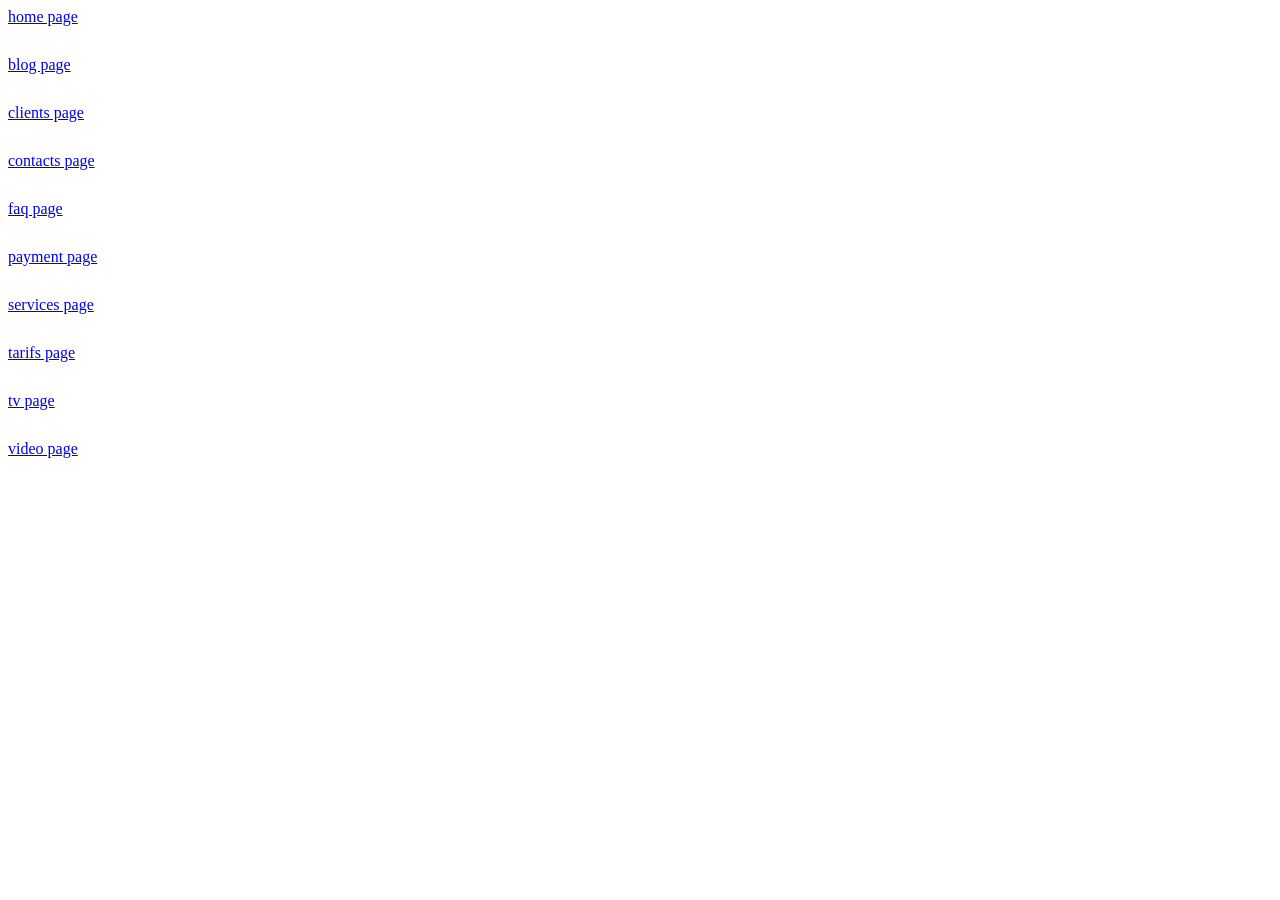
<file: _routes.html>
<!DOCTYPE html>
<html lang="en">

<head>
    <meta charset="UTF-8">
    <meta name="viewport" content="width=device-width, initial-scale=1.0">
    <title>Document</title>
</head>

<body>
    <div style="display: flex; flex-direction: column; gap: 30px;">
        <a target="_blank" href="index.html">home page</a>
        <a target="_blank" href="blog.html">blog page</a>
        <a target="_blank" href="clients.html">clients page</a>
        <a target="_blank" href="contacts.html">contacts page</a>
        <a target="_blank" href="faq.html">faq page</a>
        <a target="_blank" href="payment.html">payment page</a>
        <a target="_blank" href="services.html">services page</a>
        <a target="_blank" href="tarifs.html">tarifs page</a>
        <a target="_blank" href="tv.html">tv page</a>
        <a target="_blank" href="video.html">video page</a>
    </div>
</body>

</html>
</file>
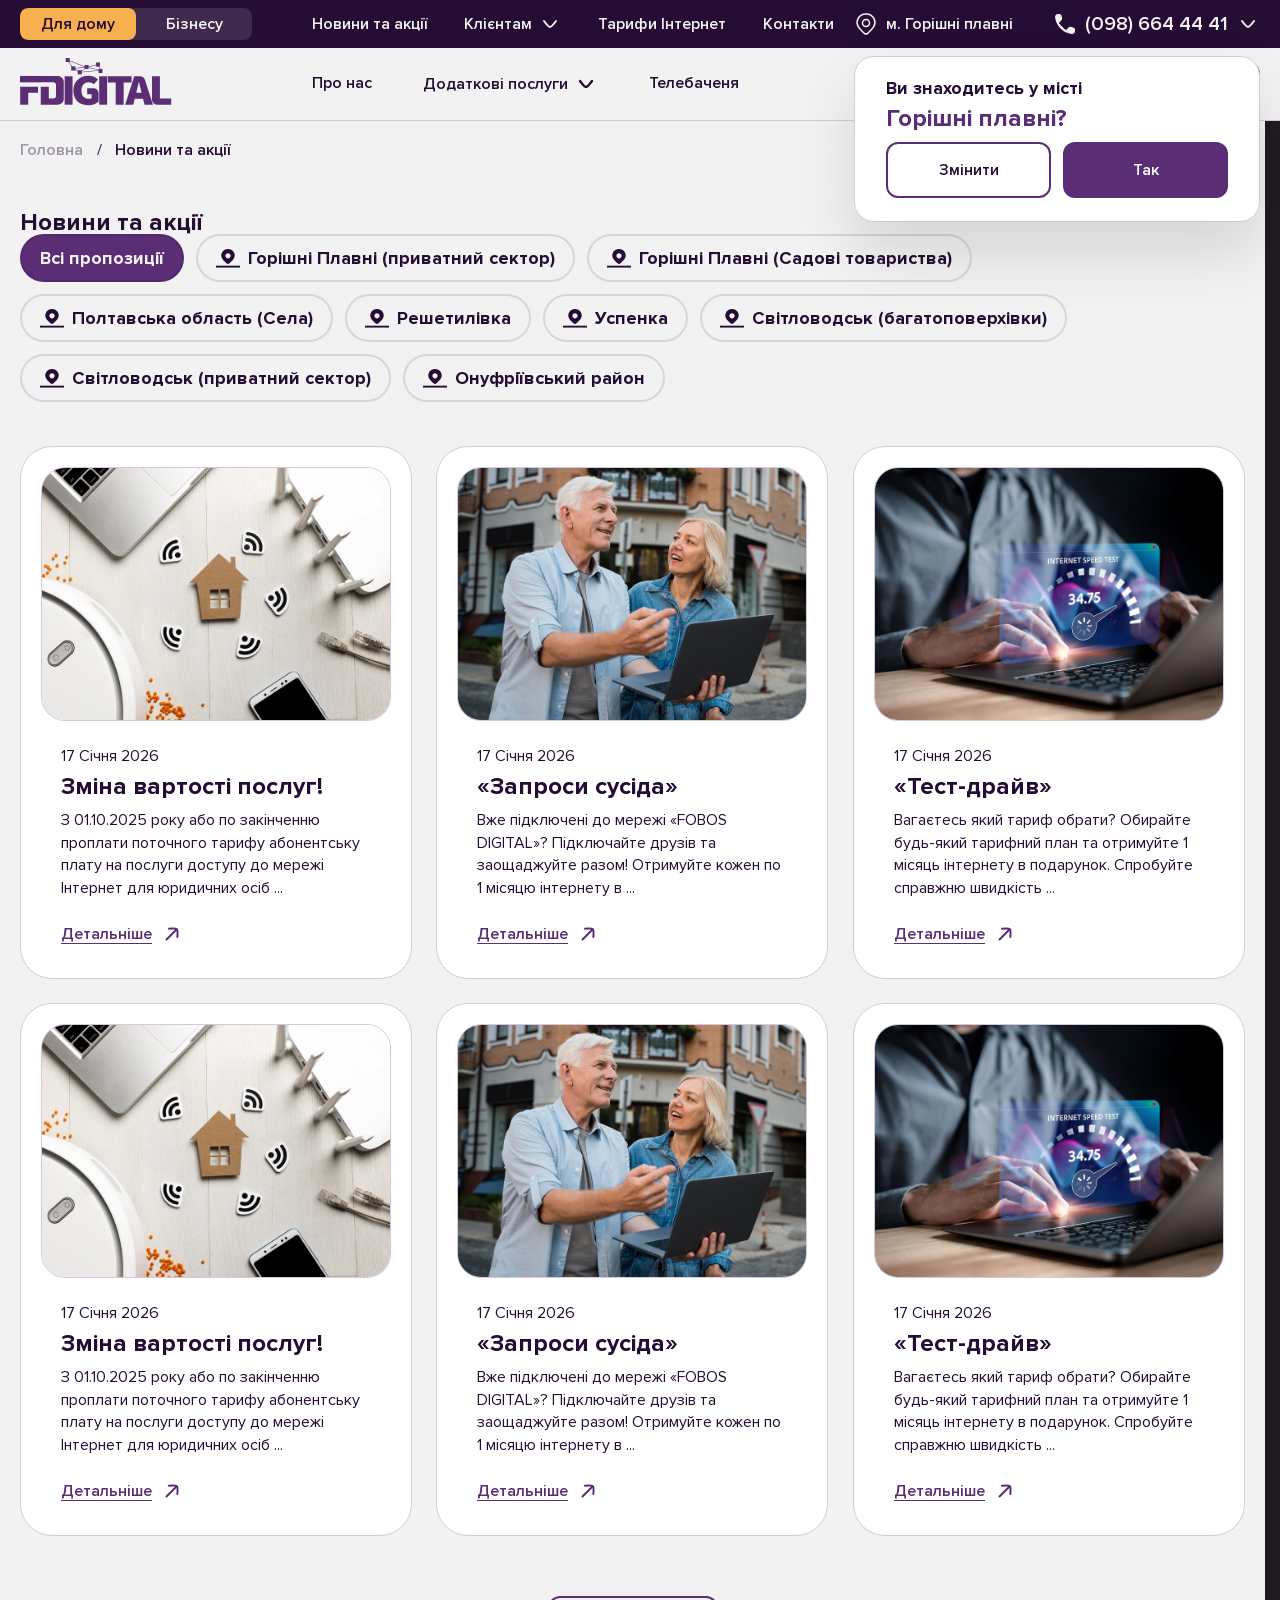
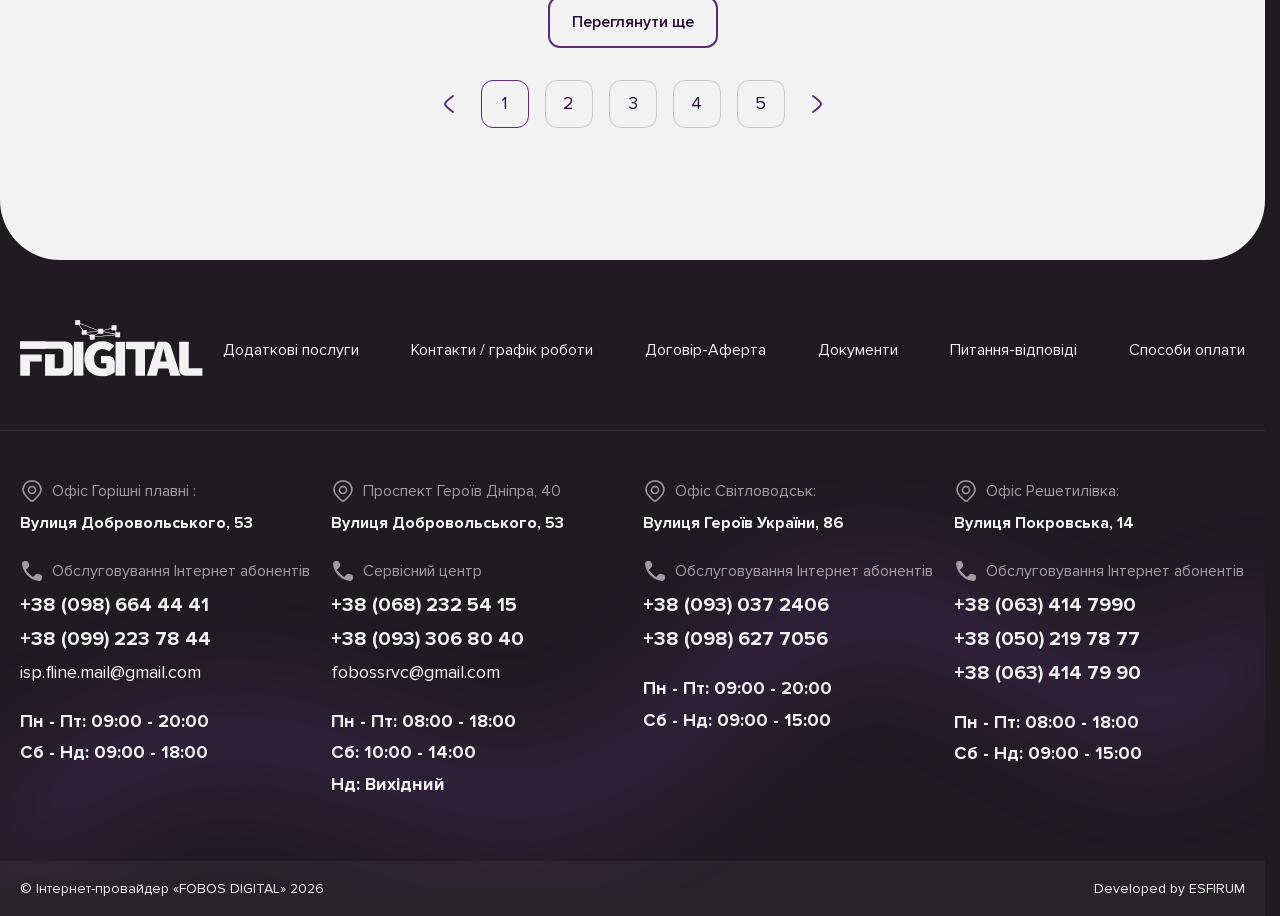
<file: blog.html>
<!DOCTYPE html>
<html lang="uk">

<head>
    <meta charset="UTF-8">
    <meta name="viewport" content="width=device-width, initial-scale=1.0">
    <link rel="icon" href="./assets/imgs/favicon/favicon.png" type="image/png">
    <title>Fobos Digital | Blog</title>
    <link rel="stylesheet" href="./assets/css/main.min.css">
    <script defer type="module" src="./assets/scripts/scripts.js"></script>
</head>

<body>
    <header class="header js-header">
        <div class="header__top">
            <div class="container">
                <div class="header__block">
                    <div class="header__target">
                        <button type="button" class="header__btn js-header-target">Для дому</button>
                        <button type="button" class="header__btn js-header-target">Бізнесу</button>
                    </div>
                    <ul class="header__menu">
                        <li>
                            <a href="javascript: void(0)">Новини та акції</a>
                        </li>
                        <li>
                            <a href="javascript: void(0)">Клієнтам</a>
                            <div class="submenu">
                                <ul class="submenu__box">
                                    <li>
                                        <a href="javascript: void(0)">Довірений платіж</a>
                                    </li>
                                    <li>
                                        <a href="javascript: void(0)">Варіанти оплати</a>
                                    </li>
                                    <li>
                                        <a href="javascript: void(0)">
                                            Розташування платіжних терміналів
                                        </a>
                                    </li>
                                    <li>
                                        <a href="javascript: void(0)">Інструкції щодо налаштування</a>
                                    </li>
                                    <li>
                                        <a href="javascript: void(0)">Докумени</a>
                                    </li>
                                    <li>
                                        <a href="javascript: void(0)">Договір оферти</a>
                                    </li>
                                </ul>
                            </div>
                        </li>
                        <li>
                            <a href="javascript: void(0)">Тарифи Інтернет</a>
                        </li>
                        <li>
                            <a href="javascript: void(0)">Контакти</a>
                        </li>
                    </ul>
                </div>
                <div class="header__contacts">
                    <div class="header__location">
                        <img src="./assets/imgs/ico/ico-pin.svg" alt="Icon">
                        <p>м. Горішні плавні</p>
                        <div class="location-box js-location-box">
                            <div class="location-box__inner">
                                <p class="location-box__text">Ви знаходитесь у місті</p>
                                <p class="location-box__title">Горішні плавні?</p>
                                <div class="location-box__controls js-loc-controls">
                                    <div class="location-box__btns">
                                        <button type="button" class="location-box__btn location-change js-change-loc">
                                            Змінити
                                        </button>
                                        <button type="button" class="location-box__btn location-submit js-submit-loc">
                                            Так
                                        </button>
                                    </div>
                                </div>
                                <div class="location-box__map js-loc-map">
                                    <div class="location-box__cities">
                                        <button type="button" class="location-box__city js-city-loc">
                                            м. Горішні плавні
                                        </button>
                                        <button type="button" class="location-box__city js-city-loc">
                                            м. Світловодськ
                                        </button>
                                        <button type="button" class="location-box__city js-city-loc">
                                            м. Решетилівка
                                        </button>
                                    </div>
                                </div>
                            </div>
                        </div>
                    </div>
                    <div class="header__phones js-header-phones">
                        <img src="./assets/imgs/ico/ico-call.svg" alt="Call">
                        <a href="tel:+380986644441" class="header__phone">(098) 664 44 41</a>
                        <div class="header__phones-box">
                            <div class="header__phones-items">
                                <a href="tel:+380986644441" class="header__phone">
                                    (098) 664 44 41
                                </a>
                                <a href="tel:+380986644441" class="header__phone">
                                    (098) 664 44 41
                                </a>
                            </div>
                        </div>
                    </div>
                </div>
                <button type="button" class="header__burger js-menu-trigger">
                    <span></span><span></span><span></span>
                </button>
            </div>
        </div>
        <div class="header__bot">
            <div class="container">
                <div class="header__block">
                    <a href="javascript: void(0)" class="header__logo">
                        <img width="152" height="52" src="./assets/imgs/ico/logo_prpl.svg" alt="Logo">
                    </a>
                    <ul class="header__routes">
                        <li>
                            <a href="javascript: void(0)">Про нас</a>
                        </li>
                        <li>
                            <a href="javascript: void(0)" class="megamenu-trigger">
                                Додаткові послуги
                            </a>
                            <div class="megamenu">
                                <div class="container">
                                    <div class="megamenu__box">
                                        <div class="megamenu__pic">
                                            <img src="./assets/imgs/megamenu.jpg" alt="Picture">
                                        </div>
                                        <ul class="megamenu__list">
                                            <li>
                                                <a href="javascript: void(0)">
                                                    <p>Домашній інтернет</p>
                                                    <span>Детальніше</span>
                                                </a>
                                            </li>
                                            <li>
                                                <a href="javascript: void(0)">
                                                    <p>Системи відеоспостереження</p>
                                                    <span>Детальніше</span>
                                                </a>
                                            </li>
                                            <li>
                                                <a href="javascript: void(0)">
                                                    <p>
                                                        Обслуговування, ремонт та заправка картриджів
                                                    </p>
                                                    <span>Детальніше</span>
                                                </a>
                                            </li>
                                            <li>
                                                <a href="javascript: void(0)">
                                                    <p>
                                                        Сервісне обслуговування, ремонт техніки
                                                    </p>
                                                    <span>Детальніше</span>
                                                </a>
                                            </li>
                                            <li>
                                                <a href="javascript: void(0)">
                                                    <p>
                                                        Побудова корпоративних мереж між офісами
                                                    </p>
                                                    <span>Детальніше</span>
                                                </a>
                                            </li>
                                            <li>
                                                <a href="javascript: void(0)">
                                                    <p>Побудова внутрішніх локальних мереж</p>
                                                    <span>Детальніше</span>
                                                </a>
                                            </li>
                                            <li>
                                                <a href="javascript: void(0)">
                                                    <p>Продаж та ліцензійний супровід ПЗ «M.E.Doc»</p>
                                                    <span>Детальніше</span>
                                                </a>
                                            </li>
                                            <li>
                                                <a href="javascript: void(0)">
                                                    <p>
                                                        Відокремлений пункт реєстрації ЕЦП ТОВ «ЦСК«Україна»
                                                    </p>
                                                    <span>Детальніше</span>
                                                </a>
                                            </li>
                                        </ul>
                                    </div>
                                </div>
                            </div>
                        </li>
                        <li>
                            <a href="javascript: void(0)">Телебаченя</a>
                        </li>
                    </ul>
                </div>
                <div class="header__controls">
                    <a href="javascript: void(0)" class="header__control">
                        <svg width="24" height="24" viewBox="0 0 24 24" fill="none" xmlns="http://www.w3.org/2000/svg">
                            <path
                                d="M2 12C2 8.46252 2 6.69377 3.0528 5.5129C3.22119 5.32403 3.40678 5.14935 3.60746 4.99087C4.86213 4 6.74142 4 10.5 4H13.5C17.2586 4 19.1379 4 20.3925 4.99087C20.5932 5.14935 20.7788 5.32403 20.9472 5.5129C22 6.69377 22 8.46252 22 12C22 15.5375 22 17.3062 20.9472 18.4871C20.7788 18.676 20.5932 18.8506 20.3925 19.0091C19.1379 20 17.2586 20 13.5 20H10.5C6.74142 20 4.86213 20 3.60746 19.0091C3.40678 18.8506 3.22119 18.676 3.0528 18.4871C2 17.3062 2 15.5375 2 12Z"
                                stroke="#5A2D75" stroke-width="1.5" stroke-linecap="round" stroke-linejoin="round" />
                            <path d="M10 16H11.5" stroke="#5A2D75" stroke-width="1.5" stroke-miterlimit="10"
                                stroke-linecap="round" stroke-linejoin="round" />
                            <path d="M14.5 16H18" stroke="#5A2D75" stroke-width="1.5" stroke-miterlimit="10"
                                stroke-linecap="round" stroke-linejoin="round" />
                            <path d="M2 9H22" stroke="#5A2D75" stroke-width="1.5" stroke-linejoin="round" />
                        </svg>
                        <span>Оплата</span>
                    </a>
                    <a href="javascript: void(0)" class="header__control">
                        <svg width="24" height="24" viewBox="0 0 24 24" fill="none" xmlns="http://www.w3.org/2000/svg">
                            <path
                                d="M17 8.5C17 5.73858 14.7614 3.5 12 3.5C9.23858 3.5 7 5.73858 7 8.5C7 11.2614 9.23858 13.5 12 13.5C14.7614 13.5 17 11.2614 17 8.5Z"
                                stroke="#5A2D75" stroke-width="2" stroke-linecap="round" stroke-linejoin="round" />
                            <path d="M19 20.5C19 16.634 15.866 13.5 12 13.5C8.13401 13.5 5 16.634 5 20.5"
                                stroke="#5A2D75" stroke-width="2" stroke-linecap="round" stroke-linejoin="round" />
                        </svg>
                        <span>Вхід до кабінету</span>
                    </a>
                </div>
            </div>
        </div>
    </header>
    <main class="main">
        <section class="blog">
            <div class="container">
                <ul class="breadcrumbs js-scroll">
                    <li>
                        <a href="javascript: void(0)">Головна</a>
                    </li>
                    <li>
                        <a href="javascript: void(0)">Новини та акції</a>
                    </li>
                </ul>
                <h2 class="content-titl js-scrolle">Новини та акції</h2>
                <div class="blog__filters js-scroll">
                    <button type="button" class="filter-btn is-active">Всі пропозиції</button>
                    <button type="button" class="filter-btn">
                        <svg width="20" height="20" viewBox="0 0 20 20" fill="none" xmlns="http://www.w3.org/2000/svg">
                            <g clip-path="url(#clip0_3749_5349)">
                                <path
                                    d="M10 2.5C12.2143 2.5 14.3201 3.81199 15.1973 5.8623C16.8174 9.64956 13.499 12.2744 11.0107 14.6045C10.7398 14.8582 10.377 15 10 15C9.62316 14.9999 9.26118 14.8581 8.99023 14.6045C6.50806 12.2664 3.18152 9.65433 4.80371 5.8623C5.68076 3.81212 7.78593 2.50016 10 2.5ZM10 5.9375C8.79187 5.9375 7.8125 6.91687 7.8125 8.125C7.8125 9.33313 8.79187 10.3125 10 10.3125C11.2081 10.3124 12.1875 9.33309 12.1875 8.125C12.1875 6.91691 11.2081 5.93755 10 5.9375Z"
                                    fill="#F2F2F2" />
                                <mask id="mask0_3749_5349" style="mask-type:alpha" maskUnits="userSpaceOnUse" x="-2"
                                    y="16" width="24" height="3">
                                    <line x1="-1" y1="17.125" x2="21" y2="17.125" stroke="#F2F2F2" stroke-width="2"
                                        stroke-linecap="round" />
                                </mask>
                                <g mask="url(#mask0_3749_5349)">
                                    <line x1="-1" y1="17.125" x2="21" y2="17.125" stroke="#F2F2F2" stroke-width="2"
                                        stroke-linecap="round" />
                                </g>
                            </g>
                            <defs>
                                <clipPath id="clip0_3749_5349">
                                    <rect width="20" height="20" fill="white" />
                                </clipPath>
                            </defs>
                        </svg>
                        Горішні Плавні (приватний сектор)
                    </button>
                    <button type="button" class="filter-btn">
                        <svg width="20" height="20" viewBox="0 0 20 20" fill="none" xmlns="http://www.w3.org/2000/svg">
                            <g clip-path="url(#clip0_3749_5349)">
                                <path
                                    d="M10 2.5C12.2143 2.5 14.3201 3.81199 15.1973 5.8623C16.8174 9.64956 13.499 12.2744 11.0107 14.6045C10.7398 14.8582 10.377 15 10 15C9.62316 14.9999 9.26118 14.8581 8.99023 14.6045C6.50806 12.2664 3.18152 9.65433 4.80371 5.8623C5.68076 3.81212 7.78593 2.50016 10 2.5ZM10 5.9375C8.79187 5.9375 7.8125 6.91687 7.8125 8.125C7.8125 9.33313 8.79187 10.3125 10 10.3125C11.2081 10.3124 12.1875 9.33309 12.1875 8.125C12.1875 6.91691 11.2081 5.93755 10 5.9375Z"
                                    fill="#F2F2F2" />
                                <mask id="mask0_3749_5349" style="mask-type:alpha" maskUnits="userSpaceOnUse" x="-2"
                                    y="16" width="24" height="3">
                                    <line x1="-1" y1="17.125" x2="21" y2="17.125" stroke="#F2F2F2" stroke-width="2"
                                        stroke-linecap="round" />
                                </mask>
                                <g mask="url(#mask0_3749_5349)">
                                    <line x1="-1" y1="17.125" x2="21" y2="17.125" stroke="#F2F2F2" stroke-width="2"
                                        stroke-linecap="round" />
                                </g>
                            </g>
                            <defs>
                                <clipPath id="clip0_3749_5349">
                                    <rect width="20" height="20" fill="white" />
                                </clipPath>
                            </defs>
                        </svg>
                        Горішні Плавні (Садові товариства)
                    </button>
                    <button type="button" class="filter-btn">
                        <svg width="20" height="20" viewBox="0 0 20 20" fill="none" xmlns="http://www.w3.org/2000/svg">
                            <g clip-path="url(#clip0_3749_5349)">
                                <path
                                    d="M10 2.5C12.2143 2.5 14.3201 3.81199 15.1973 5.8623C16.8174 9.64956 13.499 12.2744 11.0107 14.6045C10.7398 14.8582 10.377 15 10 15C9.62316 14.9999 9.26118 14.8581 8.99023 14.6045C6.50806 12.2664 3.18152 9.65433 4.80371 5.8623C5.68076 3.81212 7.78593 2.50016 10 2.5ZM10 5.9375C8.79187 5.9375 7.8125 6.91687 7.8125 8.125C7.8125 9.33313 8.79187 10.3125 10 10.3125C11.2081 10.3124 12.1875 9.33309 12.1875 8.125C12.1875 6.91691 11.2081 5.93755 10 5.9375Z"
                                    fill="#F2F2F2" />
                                <mask id="mask0_3749_5349" style="mask-type:alpha" maskUnits="userSpaceOnUse" x="-2"
                                    y="16" width="24" height="3">
                                    <line x1="-1" y1="17.125" x2="21" y2="17.125" stroke="#F2F2F2" stroke-width="2"
                                        stroke-linecap="round" />
                                </mask>
                                <g mask="url(#mask0_3749_5349)">
                                    <line x1="-1" y1="17.125" x2="21" y2="17.125" stroke="#F2F2F2" stroke-width="2"
                                        stroke-linecap="round" />
                                </g>
                            </g>
                            <defs>
                                <clipPath id="clip0_3749_5349">
                                    <rect width="20" height="20" fill="white" />
                                </clipPath>
                            </defs>
                        </svg>
                        Полтавська область (Села)
                    </button>
                    <button type="button" class="filter-btn">
                        <svg width="20" height="20" viewBox="0 0 20 20" fill="none" xmlns="http://www.w3.org/2000/svg">
                            <g clip-path="url(#clip0_3749_5349)">
                                <path
                                    d="M10 2.5C12.2143 2.5 14.3201 3.81199 15.1973 5.8623C16.8174 9.64956 13.499 12.2744 11.0107 14.6045C10.7398 14.8582 10.377 15 10 15C9.62316 14.9999 9.26118 14.8581 8.99023 14.6045C6.50806 12.2664 3.18152 9.65433 4.80371 5.8623C5.68076 3.81212 7.78593 2.50016 10 2.5ZM10 5.9375C8.79187 5.9375 7.8125 6.91687 7.8125 8.125C7.8125 9.33313 8.79187 10.3125 10 10.3125C11.2081 10.3124 12.1875 9.33309 12.1875 8.125C12.1875 6.91691 11.2081 5.93755 10 5.9375Z"
                                    fill="#F2F2F2" />
                                <mask id="mask0_3749_5349" style="mask-type:alpha" maskUnits="userSpaceOnUse" x="-2"
                                    y="16" width="24" height="3">
                                    <line x1="-1" y1="17.125" x2="21" y2="17.125" stroke="#F2F2F2" stroke-width="2"
                                        stroke-linecap="round" />
                                </mask>
                                <g mask="url(#mask0_3749_5349)">
                                    <line x1="-1" y1="17.125" x2="21" y2="17.125" stroke="#F2F2F2" stroke-width="2"
                                        stroke-linecap="round" />
                                </g>
                            </g>
                            <defs>
                                <clipPath id="clip0_3749_5349">
                                    <rect width="20" height="20" fill="white" />
                                </clipPath>
                            </defs>
                        </svg>
                        Решетилiвка
                    </button>
                    <button type="button" class="filter-btn">
                        <svg width="20" height="20" viewBox="0 0 20 20" fill="none" xmlns="http://www.w3.org/2000/svg">
                            <g clip-path="url(#clip0_3749_5349)">
                                <path
                                    d="M10 2.5C12.2143 2.5 14.3201 3.81199 15.1973 5.8623C16.8174 9.64956 13.499 12.2744 11.0107 14.6045C10.7398 14.8582 10.377 15 10 15C9.62316 14.9999 9.26118 14.8581 8.99023 14.6045C6.50806 12.2664 3.18152 9.65433 4.80371 5.8623C5.68076 3.81212 7.78593 2.50016 10 2.5ZM10 5.9375C8.79187 5.9375 7.8125 6.91687 7.8125 8.125C7.8125 9.33313 8.79187 10.3125 10 10.3125C11.2081 10.3124 12.1875 9.33309 12.1875 8.125C12.1875 6.91691 11.2081 5.93755 10 5.9375Z"
                                    fill="#F2F2F2" />
                                <mask id="mask0_3749_5349" style="mask-type:alpha" maskUnits="userSpaceOnUse" x="-2"
                                    y="16" width="24" height="3">
                                    <line x1="-1" y1="17.125" x2="21" y2="17.125" stroke="#F2F2F2" stroke-width="2"
                                        stroke-linecap="round" />
                                </mask>
                                <g mask="url(#mask0_3749_5349)">
                                    <line x1="-1" y1="17.125" x2="21" y2="17.125" stroke="#F2F2F2" stroke-width="2"
                                        stroke-linecap="round" />
                                </g>
                            </g>
                            <defs>
                                <clipPath id="clip0_3749_5349">
                                    <rect width="20" height="20" fill="white" />
                                </clipPath>
                            </defs>
                        </svg>
                        Успенка
                    </button>
                    <button type="button" class="filter-btn">
                        <svg width="20" height="20" viewBox="0 0 20 20" fill="none" xmlns="http://www.w3.org/2000/svg">
                            <g clip-path="url(#clip0_3749_5349)">
                                <path
                                    d="M10 2.5C12.2143 2.5 14.3201 3.81199 15.1973 5.8623C16.8174 9.64956 13.499 12.2744 11.0107 14.6045C10.7398 14.8582 10.377 15 10 15C9.62316 14.9999 9.26118 14.8581 8.99023 14.6045C6.50806 12.2664 3.18152 9.65433 4.80371 5.8623C5.68076 3.81212 7.78593 2.50016 10 2.5ZM10 5.9375C8.79187 5.9375 7.8125 6.91687 7.8125 8.125C7.8125 9.33313 8.79187 10.3125 10 10.3125C11.2081 10.3124 12.1875 9.33309 12.1875 8.125C12.1875 6.91691 11.2081 5.93755 10 5.9375Z"
                                    fill="#F2F2F2" />
                                <mask id="mask0_3749_5349" style="mask-type:alpha" maskUnits="userSpaceOnUse" x="-2"
                                    y="16" width="24" height="3">
                                    <line x1="-1" y1="17.125" x2="21" y2="17.125" stroke="#F2F2F2" stroke-width="2"
                                        stroke-linecap="round" />
                                </mask>
                                <g mask="url(#mask0_3749_5349)">
                                    <line x1="-1" y1="17.125" x2="21" y2="17.125" stroke="#F2F2F2" stroke-width="2"
                                        stroke-linecap="round" />
                                </g>
                            </g>
                            <defs>
                                <clipPath id="clip0_3749_5349">
                                    <rect width="20" height="20" fill="white" />
                                </clipPath>
                            </defs>
                        </svg>
                        Свiтловодськ (багатоповерхівки)
                    </button>
                    <button type="button" class="filter-btn">
                        <svg width="20" height="20" viewBox="0 0 20 20" fill="none" xmlns="http://www.w3.org/2000/svg">
                            <g clip-path="url(#clip0_3749_5349)">
                                <path
                                    d="M10 2.5C12.2143 2.5 14.3201 3.81199 15.1973 5.8623C16.8174 9.64956 13.499 12.2744 11.0107 14.6045C10.7398 14.8582 10.377 15 10 15C9.62316 14.9999 9.26118 14.8581 8.99023 14.6045C6.50806 12.2664 3.18152 9.65433 4.80371 5.8623C5.68076 3.81212 7.78593 2.50016 10 2.5ZM10 5.9375C8.79187 5.9375 7.8125 6.91687 7.8125 8.125C7.8125 9.33313 8.79187 10.3125 10 10.3125C11.2081 10.3124 12.1875 9.33309 12.1875 8.125C12.1875 6.91691 11.2081 5.93755 10 5.9375Z"
                                    fill="#F2F2F2" />
                                <mask id="mask0_3749_5349" style="mask-type:alpha" maskUnits="userSpaceOnUse" x="-2"
                                    y="16" width="24" height="3">
                                    <line x1="-1" y1="17.125" x2="21" y2="17.125" stroke="#F2F2F2" stroke-width="2"
                                        stroke-linecap="round" />
                                </mask>
                                <g mask="url(#mask0_3749_5349)">
                                    <line x1="-1" y1="17.125" x2="21" y2="17.125" stroke="#F2F2F2" stroke-width="2"
                                        stroke-linecap="round" />
                                </g>
                            </g>
                            <defs>
                                <clipPath id="clip0_3749_5349">
                                    <rect width="20" height="20" fill="white" />
                                </clipPath>
                            </defs>
                        </svg>
                        Свiтловодськ (приватний сектор)
                    </button>
                    <button type="button" class="filter-btn">
                        <svg width="20" height="20" viewBox="0 0 20 20" fill="none" xmlns="http://www.w3.org/2000/svg">
                            <g clip-path="url(#clip0_3749_5349)">
                                <path
                                    d="M10 2.5C12.2143 2.5 14.3201 3.81199 15.1973 5.8623C16.8174 9.64956 13.499 12.2744 11.0107 14.6045C10.7398 14.8582 10.377 15 10 15C9.62316 14.9999 9.26118 14.8581 8.99023 14.6045C6.50806 12.2664 3.18152 9.65433 4.80371 5.8623C5.68076 3.81212 7.78593 2.50016 10 2.5ZM10 5.9375C8.79187 5.9375 7.8125 6.91687 7.8125 8.125C7.8125 9.33313 8.79187 10.3125 10 10.3125C11.2081 10.3124 12.1875 9.33309 12.1875 8.125C12.1875 6.91691 11.2081 5.93755 10 5.9375Z"
                                    fill="#F2F2F2" />
                                <mask id="mask0_3749_5349" style="mask-type:alpha" maskUnits="userSpaceOnUse" x="-2"
                                    y="16" width="24" height="3">
                                    <line x1="-1" y1="17.125" x2="21" y2="17.125" stroke="#F2F2F2" stroke-width="2"
                                        stroke-linecap="round" />
                                </mask>
                                <g mask="url(#mask0_3749_5349)">
                                    <line x1="-1" y1="17.125" x2="21" y2="17.125" stroke="#F2F2F2" stroke-width="2"
                                        stroke-linecap="round" />
                                </g>
                            </g>
                            <defs>
                                <clipPath id="clip0_3749_5349">
                                    <rect width="20" height="20" fill="white" />
                                </clipPath>
                            </defs>
                        </svg>
                        Онуфріївський район
                    </button>
                </div>
                <div class="blog__cards">
                    <a href="javascript: void(0)" class="blog-box js-scroll">
                        <div class="blog-box__pic">
                            <img src="./assets/imgs/blog_1.jpg" alt="Picture">
                        </div>
                        <div class="blog-box__content">
                            <span class="blog-box__date">17 Січня 2026</span>
                            <p class="blog-box__title">Зміна вартості послуг!</p>
                            <p class="blog-box__desce">
                                З 01.10.2025 року або по закінченню проплати поточного тарифу абонентську плату на
                                послуги доступу до мережі Інтернет для юридичних осіб ...
                            </p>
                        </div>
                        <div class="blog-box__deco">
                            <span>Детальніше</span>
                            <svg width="24" height="24" viewBox="0 0 24 24" fill="none"
                                xmlns="http://www.w3.org/2000/svg">
                                <path
                                    d="M9 6.65032C9 6.65032 15.9383 6.10759 16.9154 7.08463C17.8925 8.06167 17.3496 15 17.3496 15M16.5 7.5L6.5 17.5"
                                    stroke="#5A2D75" stroke-width="2" stroke-linecap="round" stroke-linejoin="round" />
                            </svg>
                        </div>
                    </a>
                    <a href="javascript: void(0)" class="blog-box js-scroll">
                        <div class="blog-box__pic">
                            <img src="./assets/imgs/blog_2.jpg" alt="Picture">
                        </div>
                        <div class="blog-box__content">
                            <span class="blog-box__date">17 Січня 2026</span>
                            <p class="blog-box__title">«Запроси сусіда»</p>
                            <p class="blog-box__desce">
                                Вже підключені до мережі «FOBOS DIGITAL»? Підключайте друзів та заощаджуйте разом!
                                Отримуйте кожен по 1 місяцю інтернету в ...
                            </p>
                        </div>
                        <div class="blog-box__deco">
                            <span>Детальніше</span>
                            <svg width="24" height="24" viewBox="0 0 24 24" fill="none"
                                xmlns="http://www.w3.org/2000/svg">
                                <path
                                    d="M9 6.65032C9 6.65032 15.9383 6.10759 16.9154 7.08463C17.8925 8.06167 17.3496 15 17.3496 15M16.5 7.5L6.5 17.5"
                                    stroke="#5A2D75" stroke-width="2" stroke-linecap="round" stroke-linejoin="round" />
                            </svg>
                        </div>
                    </a>
                    <a href="javascript: void(0)" class="blog-box js-scroll">
                        <div class="blog-box__pic">
                            <img src="./assets/imgs/blog_3.jpg" alt="Picture">
                        </div>
                        <div class="blog-box__content">
                            <span class="blog-box__date">17 Січня 2026</span>
                            <p class="blog-box__title">«Тест-драйв»</p>
                            <p class="blog-box__desce">
                                Вагаєтесь який тариф обрати? Обирайте будь-який тарифний план та отримуйте 1 місяць
                                інтернету в подарунок. Спробуйте справжню швидкість ...
                            </p>
                        </div>
                        <div class="blog-box__deco">
                            <span>Детальніше</span>
                            <svg width="24" height="24" viewBox="0 0 24 24" fill="none"
                                xmlns="http://www.w3.org/2000/svg">
                                <path
                                    d="M9 6.65032C9 6.65032 15.9383 6.10759 16.9154 7.08463C17.8925 8.06167 17.3496 15 17.3496 15M16.5 7.5L6.5 17.5"
                                    stroke="#5A2D75" stroke-width="2" stroke-linecap="round" stroke-linejoin="round" />
                            </svg>
                        </div>
                    </a>
                    <a href="javascript: void(0)" class="blog-box js-scroll">
                        <div class="blog-box__pic">
                            <img src="./assets/imgs/blog_1.jpg" alt="Picture">
                        </div>
                        <div class="blog-box__content">
                            <span class="blog-box__date">17 Січня 2026</span>
                            <p class="blog-box__title">Зміна вартості послуг!</p>
                            <p class="blog-box__desce">
                                З 01.10.2025 року або по закінченню проплати поточного тарифу абонентську плату на
                                послуги доступу до мережі Інтернет для юридичних осіб ...
                            </p>
                        </div>
                        <div class="blog-box__deco">
                            <span>Детальніше</span>
                            <svg width="24" height="24" viewBox="0 0 24 24" fill="none"
                                xmlns="http://www.w3.org/2000/svg">
                                <path
                                    d="M9 6.65032C9 6.65032 15.9383 6.10759 16.9154 7.08463C17.8925 8.06167 17.3496 15 17.3496 15M16.5 7.5L6.5 17.5"
                                    stroke="#5A2D75" stroke-width="2" stroke-linecap="round" stroke-linejoin="round" />
                            </svg>
                        </div>
                    </a>
                    <a href="javascript: void(0)" class="blog-box js-scroll">
                        <div class="blog-box__pic">
                            <img src="./assets/imgs/blog_2.jpg" alt="Picture">
                        </div>
                        <div class="blog-box__content">
                            <span class="blog-box__date">17 Січня 2026</span>
                            <p class="blog-box__title">«Запроси сусіда»</p>
                            <p class="blog-box__desce">
                                Вже підключені до мережі «FOBOS DIGITAL»? Підключайте друзів та заощаджуйте разом!
                                Отримуйте кожен по 1 місяцю інтернету в ...
                            </p>
                        </div>
                        <div class="blog-box__deco">
                            <span>Детальніше</span>
                            <svg width="24" height="24" viewBox="0 0 24 24" fill="none"
                                xmlns="http://www.w3.org/2000/svg">
                                <path
                                    d="M9 6.65032C9 6.65032 15.9383 6.10759 16.9154 7.08463C17.8925 8.06167 17.3496 15 17.3496 15M16.5 7.5L6.5 17.5"
                                    stroke="#5A2D75" stroke-width="2" stroke-linecap="round" stroke-linejoin="round" />
                            </svg>
                        </div>
                    </a>
                    <a href="javascript: void(0)" class="blog-box js-scroll">
                        <div class="blog-box__pic">
                            <img src="./assets/imgs/blog_3.jpg" alt="Picture">
                        </div>
                        <div class="blog-box__content">
                            <span class="blog-box__date">17 Січня 2026</span>
                            <p class="blog-box__title">«Тест-драйв»</p>
                            <p class="blog-box__desce">
                                Вагаєтесь який тариф обрати? Обирайте будь-який тарифний план та отримуйте 1 місяць
                                інтернету в подарунок. Спробуйте справжню швидкість ...
                            </p>
                        </div>
                        <div class="blog-box__deco">
                            <span>Детальніше</span>
                            <svg width="24" height="24" viewBox="0 0 24 24" fill="none"
                                xmlns="http://www.w3.org/2000/svg">
                                <path
                                    d="M9 6.65032C9 6.65032 15.9383 6.10759 16.9154 7.08463C17.8925 8.06167 17.3496 15 17.3496 15M16.5 7.5L6.5 17.5"
                                    stroke="#5A2D75" stroke-width="2" stroke-linecap="round" stroke-linejoin="round" />
                            </svg>
                        </div>
                    </a>
                </div>
                <div class="js-scroll">
                    <button type="button" class="blog__more">Переглянути ще</button>
                </div>
                <div class="pagination-box js-scroll">
                    <button type="button" class="pagination-box__arrow">
                        <svg width="32" height="32" viewBox="0 0 32 32" fill="none" xmlns="http://www.w3.org/2000/svg">
                            <path d="M20 8C20 8 12 13.8919 12 16C12 18.1083 20 24 20 24" stroke="#5A2D75"
                                stroke-width="2" stroke-linecap="round" stroke-linejoin="round" />
                        </svg>
                    </button>
                    <div class="pagination-box__panel">
                        <button type="button" class="pagination-box__btn is-active">1</button>
                        <button type="button" class="pagination-box__btn">2</button>
                        <button type="button" class="pagination-box__btn">3</button>
                        <button type="button" class="pagination-box__btn">4</button>
                        <button type="button" class="pagination-box__btn">5</button>
                    </div>
                    <button type="button" class="pagination-box__arrow">
                        <svg width="32" height="32" viewBox="0 0 32 32" fill="none" xmlns="http://www.w3.org/2000/svg">
                            <path d="M12 8C12 8 20 13.8919 20 16C20 18.1083 12 24 12 24" stroke="#5A2D75"
                                stroke-width="2" stroke-linecap="round" stroke-linejoin="round" />
                        </svg>
                    </button>
                </div>
            </div>
        </section>
    </main>
    <footer class="footer">
        <div class="footer__top">
            <div class="container">
                <div class="footer__logo">
                    <img width="219" height="75" src="./assets/imgs/ico/logo_wht.svg" alt="Logo">
                </div>
                <ul class="footer__menu">
                    <li>
                        <a href="javascript: void(0)">Додаткові послуги</a>
                    </li>
                    <li>
                        <a href="javascript: void(0)">Контакти / графік роботи</a>
                    </li>
                    <li>
                        <a href="javascript: void(0)">Договір-Аферта</a>
                    </li>
                    <li>
                        <a href="javascript: void(0)">Документи</a>
                    </li>
                    <li>
                        <a href="javascript: void(0)">Питання-відповіді </a>
                    </li>
                    <li>
                        <a href="javascript: void(0)">Способи оплати</a>
                    </li>
                </ul>
            </div>
        </div>
        <div class="footer__bot">
            <div class="container">
                <div class="footer__info">
                    <div class="footer__box">
                        <div class="footer__location">
                            <div class="footer__heading">
                                <img src="./assets/imgs/ico/ico-pin.svg" alt="Icon">
                                <p>Офіс Горішні плавні :</p>
                            </div>
                            <p class="footer__address">Вулиця Добровольського, 53</p>
                        </div>
                        <div class="footer__calling">
                            <div class="footer__heading">
                                <img src="./assets/imgs/ico/ico-call.svg" alt="Icon">
                                <p>Обслуговування Інтернет абонентів </p>
                            </div>
                            <ul class="footer__list">
                                <li>
                                    <a href="tel:+380986644441" class="footer__tel">
                                        +38 (098) 664 44 41
                                    </a>
                                </li>
                                <li>
                                    <a href="tel:+380992237844" class="footer__tel">
                                        +38 (099) 223 78 44
                                    </a>
                                </li>
                                <li>
                                    <a href="mailto:isp.fline.mail@gmail.com"
                                        class="footer__mail">isp.fline.mail@gmail.com</a>
                                </li>
                            </ul>
                        </div>
                        <div class="footer__schedule">
                            <ul class="footer__list">
                                <li class="footer__timing">Пн - Пт: 09:00 - 20:00</li>
                                <li class="footer__timing">Сб - Нд: 09:00 - 18:00</li>
                            </ul>
                        </div>
                    </div>
                    <div class="footer__box">
                        <div class="footer__location">
                            <div class="footer__heading">
                                <img src="./assets/imgs/ico/ico-pin.svg" alt="Icon">
                                <p>Проспект Героїв Дніпра, 40</p>
                            </div>
                            <p class="footer__address">Вулиця Добровольського, 53</p>
                        </div>
                        <div class="footer__calling">
                            <div class="footer__heading">
                                <img src="./assets/imgs/ico/ico-call.svg" alt="Icon">
                                <p>Сервісний центр</p>
                            </div>
                            <ul class="footer__list">
                                <li>
                                    <a href="tel:+380682325415" class="footer__tel">
                                        +38 (068) 232 54 15
                                    </a>
                                </li>
                                <li>
                                    <a href="tel:+380933068040" class="footer__tel">
                                        +38 (093) 306 80 40
                                    </a>
                                </li>
                                <li>
                                    <a href="mailto:fobossrvc@gmail.com" class="footer__mail">fobossrvc@gmail.com</a>
                                </li>
                            </ul>
                        </div>
                        <div class="footer__schedule">
                            <ul class="footer__list">
                                <li class="footer__timing">Пн - Пт: 08:00 - 18:00</li>
                                <li class="footer__timing">Сб: 10:00 - 14:00</li>
                                <li class="footer__timing">Нд: Вихідний</li>
                            </ul>
                        </div>
                    </div>
                    <div class="footer__box">
                        <div class="footer__location">
                            <div class="footer__heading">
                                <img src="./assets/imgs/ico/ico-pin.svg" alt="Icon">
                                <p>Офіс Світловодськ:</p>
                            </div>
                            <p class="footer__address">Вулиця Героїв України, 86</p>
                        </div>
                        <div class="footer__calling">
                            <div class="footer__heading">
                                <img src="./assets/imgs/ico/ico-call.svg" alt="Icon">
                                <p>Обслуговування Інтернет абонентів</p>
                            </div>
                            <ul class="footer__list">
                                <li>
                                    <a href="tel:+380930372406" class="footer__tel">
                                        +38 (093) 037 2406
                                    </a>
                                </li>
                                <li>
                                    <a href="tel:+380986277056" class="footer__tel">
                                        +38 (098) 627 7056
                                    </a>
                                </li>
                            </ul>
                        </div>
                        <div class="footer__schedule">
                            <ul class="footer__list">
                                <li class="footer__timing">Пн - Пт: 09:00 - 20:00</li>
                                <li class="footer__timing">Сб - Нд: 09:00 - 15:00</li>
                            </ul>
                        </div>
                    </div>
                    <div class="footer__box">
                        <div class="footer__location">
                            <div class="footer__heading">
                                <img src="./assets/imgs/ico/ico-pin.svg" alt="Icon">
                                <p>Офіс Решетилівка:</p>
                            </div>
                            <p class="footer__address">Вулиця Покровська, 14</p>
                        </div>
                        <div class="footer__calling">
                            <div class="footer__heading">
                                <img src="./assets/imgs/ico/ico-call.svg" alt="Icon">
                                <p>Обслуговування Інтернет абонентів</p>
                            </div>
                            <ul class="footer__list">
                                <li>
                                    <a href="tel:+380634147990" class="footer__tel">
                                        +38 (063) 414 7990
                                    </a>
                                </li>
                                <li>
                                    <a href="tel:+380502197877" class="footer__tel">
                                        +38 (050) 219 78 77
                                    </a>
                                </li>
                                <li>
                                    <a href="tel:+380634147990" class="footer__tel">
                                        +38 (063) 414 79 90
                                    </a>
                                </li>
                            </ul>
                        </div>
                        <div class="footer__schedule">
                            <ul class="footer__list">
                                <li class="footer__timing">Пн - Пт: 08:00 - 18:00</li>
                                <li class="footer__timing">Сб - Нд: 09:00 - 15:00</li>
                            </ul>
                        </div>
                    </div>
                </div>
            </div>
        </div>
        <div class="footer__copy">
            <div class="container">
                <p>© Інтернет-провайдер «FOBOS DIGITAL» 2026</p>
                <p>Developed by <a href="javascript: void(0)" target="_blank">ESFIRUM</a></p>
            </div>
        </div>
        <div class="footer__deco">
            <img src="./assets/imgs/ico/footer-deco.svg" alt="">
        </div>
    </footer>
    <div class="mobile-menu js-mob-menu">
        <div class="container">
            <div class="mobile-menu__content">
                <div class="mobile-menu__target">
                    <button type="button" class="mobile-menu__btn js-menu-target">Для дому</button>
                    <button type="button" class="mobile-menu__btn js-menu-target">Бізнесу</button>
                </div>

                <ul class="mobile-menu__list">
                    <li>
                        <a href="javascript: void(0)">Про нас</a>
                    </li>
                    <li>
                        <a href="javascript: void(0)">Додаткові послуги</a>
                        <ul>
                            <li>
                                <button type="button">Додаткові послуги</button>
                            </li>
                            <li>
                                <a href="javascript: void(0)">Домашній інтернет</a>
                            </li>
                            <li>
                                <a href="javascript: void(0)">
                                    Побудова корпоративних
                                    мереж між офісами
                                </a>
                            </li>
                            <li>
                                <a href="javascript: void(0)">Системи відеоспостереження</a>
                            </li>
                            <li>
                                <a href="javascript: void(0)">
                                    Побудова внутрішніх локальних мереж
                                </a>
                            </li>
                            <li>
                                <a href="javascript: void(0)">
                                    Обслуговування, ремонт та заправка картриджів
                                </a>
                            </li>
                            <li>
                                <a href="javascript: void(0)">
                                    Продаж та ліцензійний
                                    супровід ПЗ «M.E.Doc»
                                </a>
                            </li>
                            <li>
                                <a href="javascript: void(0)">
                                    Сервісне обслуговування, ремонт техніки
                                </a>
                            </li>
                            <li>
                                <a href="javascript: void(0)">
                                    Відокремлений пункт реєстрації ЕЦП ТОВ «ЦСК«Україна»
                                </a>
                            </li>
                        </ul>
                    </li>
                    <li>
                        <a href="javascript: void(0)">Телебаченя</a>
                    </li>
                    <li>
                        <a href="javascript: void(0)">Новини та акції</a>
                    </li>
                    <li>
                        <a href="javascript: void(0)">Клієнтам</a>
                        <ul>
                            <li>
                                <button type="button">Клієнтам</button>
                            </li>
                            <li>
                                <a href="javascript: void(0)">Довірений платіж</a>
                            </li>
                            <li>
                                <a href="javascript: void(0)">Варіанти оплати</a>
                            </li>
                            <li>
                                <a href="javascript: void(0)">Розташування платіжних терміналів</a>
                            </li>
                            <li>
                                <a href="javascript: void(0)">Інструкції щодо налаштування</a>
                            </li>
                            <li>
                                <a href="javascript: void(0)">Докумени</a>
                            </li>
                            <li>
                                <a href="javascript: void(0)">Договір оферти</a>
                            </li>
                        </ul>
                    </li>
                    <li>
                        <a href="javascript: void(0)">Тарифи Інтернет</a>
                    </li>
                    <li>
                        <a href="javascript: void(0)">Контакти</a>
                    </li>
                </ul>
                <a href="javascript: void(0)" class="mobile-menu__cta js-modal-trigger">
                    Замовити підключення
                </a>
            </div>
        </div>
    </div>
</body>

</html>
</file>
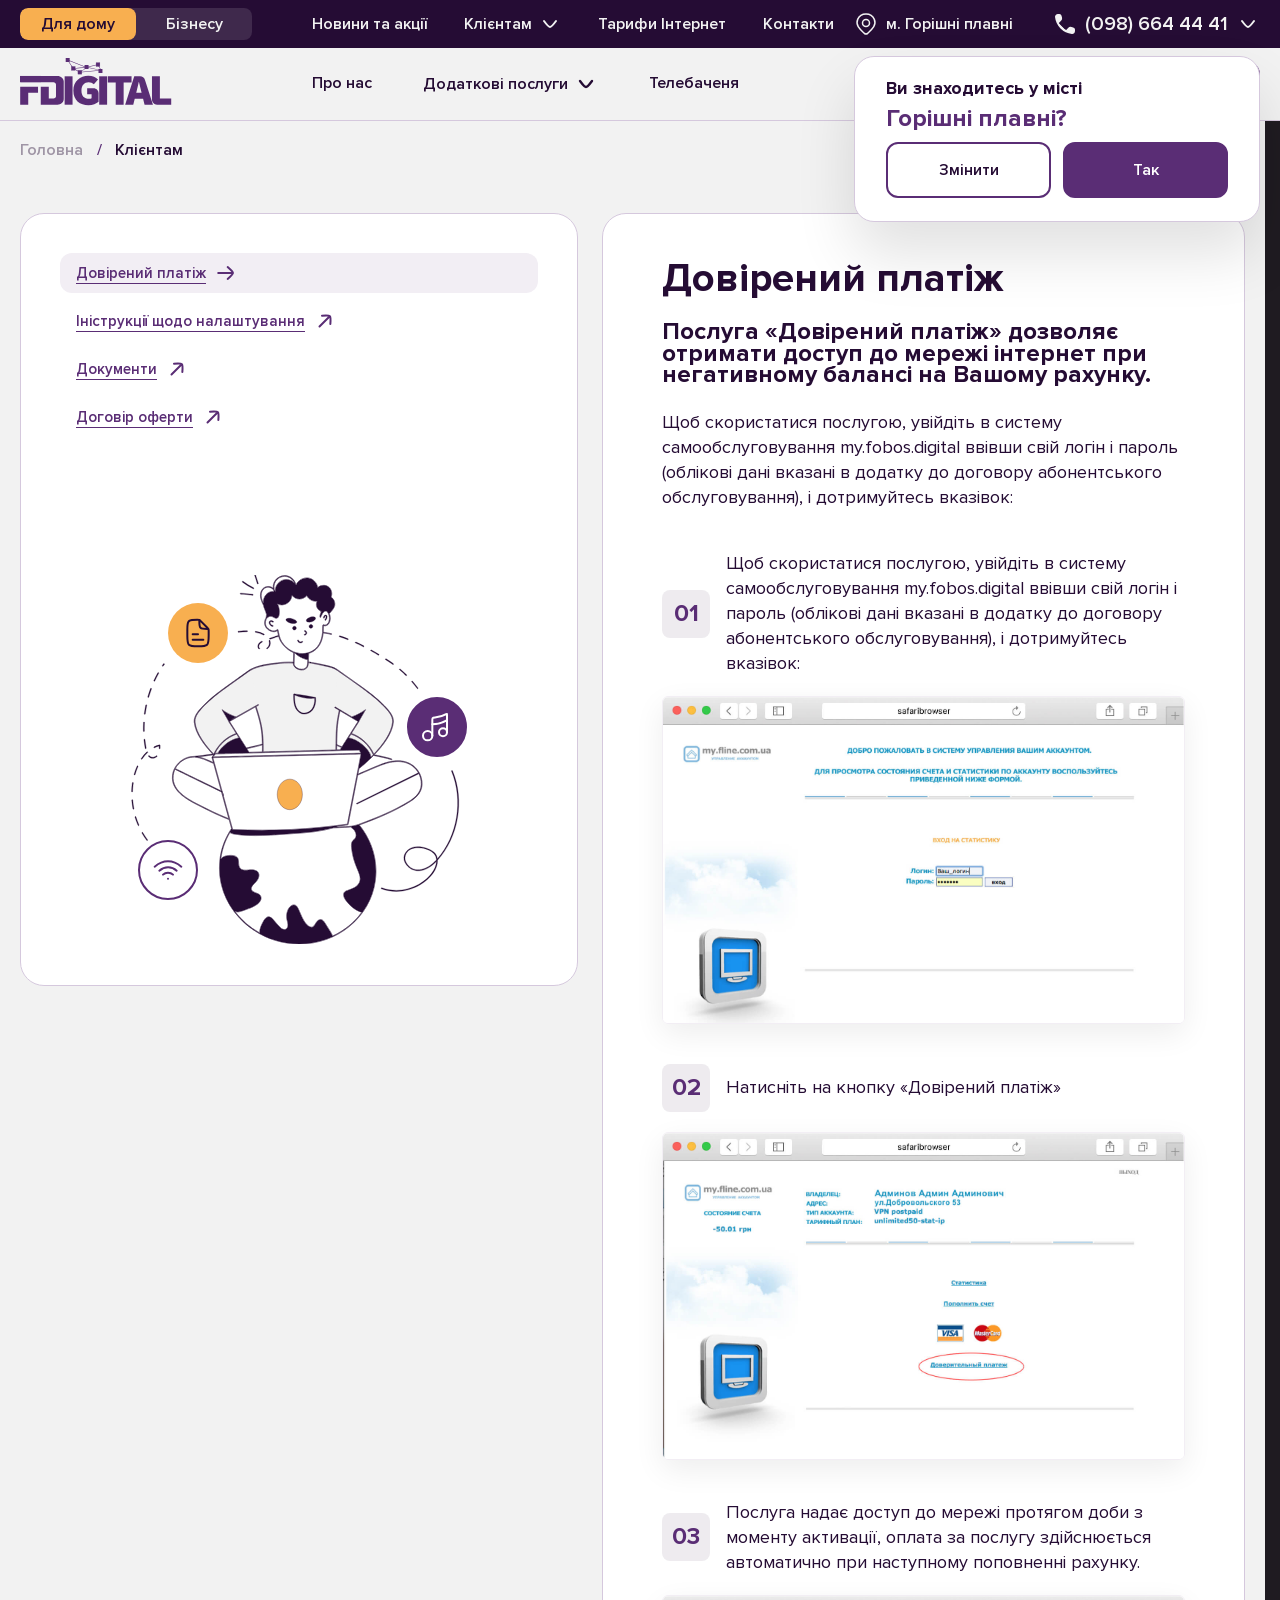
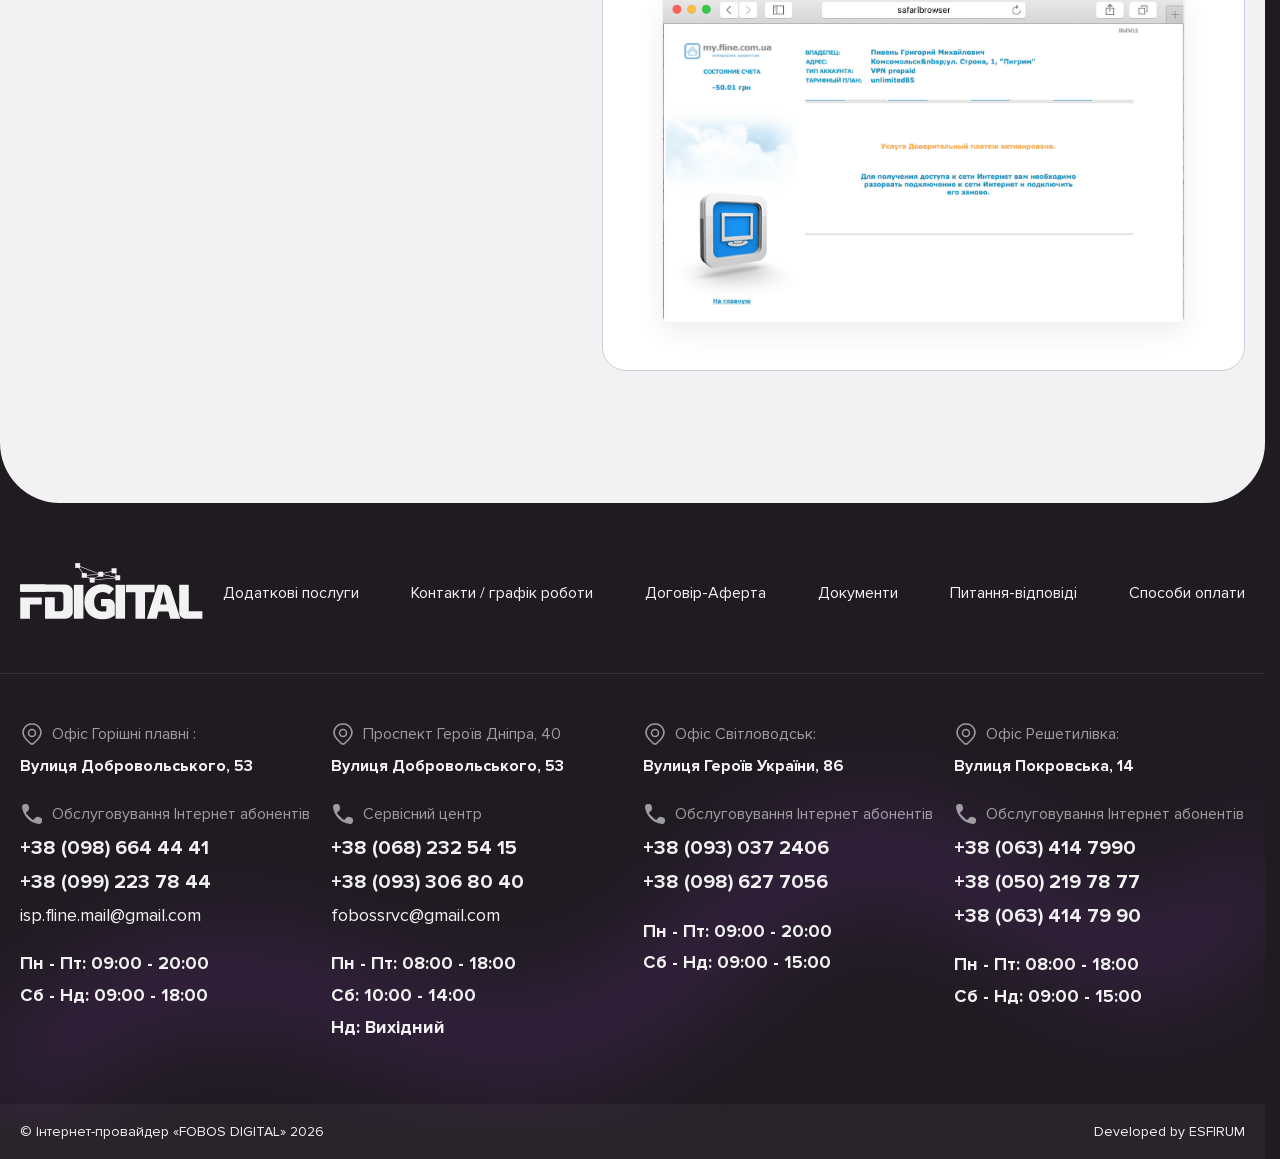
<file: clients.html>
<!DOCTYPE html>
<html lang="uk">

<head>
    <meta charset="UTF-8">
    <meta name="viewport" content="width=device-width, initial-scale=1.0">
    <link rel="icon" href="./assets/imgs/favicon/favicon.png" type="image/png">
    <title>Fobos Digital | Clients</title>
    <link rel="stylesheet" href="./assets/css/main.min.css">
    <script defer type="module" src="./assets/scripts/scripts.js"></script>
</head>

<body>
    <header class="header js-header">
        <div class="header__top">
            <div class="container">
                <div class="header__block">
                    <div class="header__target">
                        <button type="button" class="header__btn js-header-target">Для дому</button>
                        <button type="button" class="header__btn js-header-target">Бізнесу</button>
                    </div>
                    <ul class="header__menu">
                        <li>
                            <a href="javascript: void(0)">Новини та акції</a>
                        </li>
                        <li>
                            <a href="javascript: void(0)">Клієнтам</a>
                            <div class="submenu">
                                <ul class="submenu__box">
                                    <li>
                                        <a href="javascript: void(0)">Довірений платіж</a>
                                    </li>
                                    <li>
                                        <a href="javascript: void(0)">Варіанти оплати</a>
                                    </li>
                                    <li>
                                        <a href="javascript: void(0)">
                                            Розташування платіжних терміналів
                                        </a>
                                    </li>
                                    <li>
                                        <a href="javascript: void(0)">Інструкції щодо налаштування</a>
                                    </li>
                                    <li>
                                        <a href="javascript: void(0)">Докумени</a>
                                    </li>
                                    <li>
                                        <a href="javascript: void(0)">Договір оферти</a>
                                    </li>
                                </ul>
                            </div>
                        </li>
                        <li>
                            <a href="javascript: void(0)">Тарифи Інтернет</a>
                        </li>
                        <li>
                            <a href="javascript: void(0)">Контакти</a>
                        </li>
                    </ul>
                </div>
                <div class="header__contacts">
                    <div class="header__location">
                        <img src="./assets/imgs/ico/ico-pin.svg" alt="Icon">
                        <p>м. Горішні плавні</p>
                        <div class="location-box js-location-box">
                            <div class="location-box__inner">
                                <p class="location-box__text">Ви знаходитесь у місті</p>
                                <p class="location-box__title">Горішні плавні?</p>
                                <div class="location-box__controls js-loc-controls">
                                    <div class="location-box__btns">
                                        <button type="button" class="location-box__btn location-change js-change-loc">
                                            Змінити
                                        </button>
                                        <button type="button" class="location-box__btn location-submit js-submit-loc">
                                            Так
                                        </button>
                                    </div>
                                </div>
                                <div class="location-box__map js-loc-map">
                                    <div class="location-box__cities">
                                        <button type="button" class="location-box__city js-city-loc">
                                            м. Горішні плавні
                                        </button>
                                        <button type="button" class="location-box__city js-city-loc">
                                            м. Світловодськ
                                        </button>
                                        <button type="button" class="location-box__city js-city-loc">
                                            м. Решетилівка
                                        </button>
                                    </div>
                                </div>
                            </div>
                        </div>
                    </div>
                    <div class="header__phones js-header-phones">
                        <img src="./assets/imgs/ico/ico-call.svg" alt="Call">
                        <a href="tel:+380986644441" class="header__phone">(098) 664 44 41</a>
                        <div class="header__phones-box">
                            <div class="header__phones-items">
                                <a href="tel:+380986644441" class="header__phone">
                                    (098) 664 44 41
                                </a>
                                <a href="tel:+380986644441" class="header__phone">
                                    (098) 664 44 41
                                </a>
                            </div>
                        </div>
                    </div>
                </div>
                <button type="button" class="header__burger js-menu-trigger">
                    <span></span><span></span><span></span>
                </button>
            </div>
        </div>
        <div class="header__bot">
            <div class="container">
                <div class="header__block">
                    <a href="javascript: void(0)" class="header__logo">
                        <img width="152" height="52" src="./assets/imgs/ico/logo_prpl.svg" alt="Logo">
                    </a>
                    <ul class="header__routes">
                        <li>
                            <a href="javascript: void(0)">Про нас</a>
                        </li>
                        <li>
                            <a href="javascript: void(0)" class="megamenu-trigger">
                                Додаткові послуги
                            </a>
                            <div class="megamenu">
                                <div class="container">
                                    <div class="megamenu__box">
                                        <div class="megamenu__pic">
                                            <img src="./assets/imgs/megamenu.jpg" alt="Picture">
                                        </div>
                                        <ul class="megamenu__list">
                                            <li>
                                                <a href="javascript: void(0)">
                                                    <p>Домашній інтернет</p>
                                                    <span>Детальніше</span>
                                                </a>
                                            </li>
                                            <li>
                                                <a href="javascript: void(0)">
                                                    <p>Системи відеоспостереження</p>
                                                    <span>Детальніше</span>
                                                </a>
                                            </li>
                                            <li>
                                                <a href="javascript: void(0)">
                                                    <p>
                                                        Обслуговування, ремонт та заправка картриджів
                                                    </p>
                                                    <span>Детальніше</span>
                                                </a>
                                            </li>
                                            <li>
                                                <a href="javascript: void(0)">
                                                    <p>
                                                        Сервісне обслуговування, ремонт техніки
                                                    </p>
                                                    <span>Детальніше</span>
                                                </a>
                                            </li>
                                            <li>
                                                <a href="javascript: void(0)">
                                                    <p>
                                                        Побудова корпоративних мереж між офісами
                                                    </p>
                                                    <span>Детальніше</span>
                                                </a>
                                            </li>
                                            <li>
                                                <a href="javascript: void(0)">
                                                    <p>Побудова внутрішніх локальних мереж</p>
                                                    <span>Детальніше</span>
                                                </a>
                                            </li>
                                            <li>
                                                <a href="javascript: void(0)">
                                                    <p>Продаж та ліцензійний супровід ПЗ «M.E.Doc»</p>
                                                    <span>Детальніше</span>
                                                </a>
                                            </li>
                                            <li>
                                                <a href="javascript: void(0)">
                                                    <p>
                                                        Відокремлений пункт реєстрації ЕЦП ТОВ «ЦСК«Україна»
                                                    </p>
                                                    <span>Детальніше</span>
                                                </a>
                                            </li>
                                        </ul>
                                    </div>
                                </div>
                            </div>
                        </li>
                        <li>
                            <a href="javascript: void(0)">Телебаченя</a>
                        </li>
                    </ul>
                </div>
                <div class="header__controls">
                    <a href="javascript: void(0)" class="header__control">
                        <svg width="24" height="24" viewBox="0 0 24 24" fill="none" xmlns="http://www.w3.org/2000/svg">
                            <path
                                d="M2 12C2 8.46252 2 6.69377 3.0528 5.5129C3.22119 5.32403 3.40678 5.14935 3.60746 4.99087C4.86213 4 6.74142 4 10.5 4H13.5C17.2586 4 19.1379 4 20.3925 4.99087C20.5932 5.14935 20.7788 5.32403 20.9472 5.5129C22 6.69377 22 8.46252 22 12C22 15.5375 22 17.3062 20.9472 18.4871C20.7788 18.676 20.5932 18.8506 20.3925 19.0091C19.1379 20 17.2586 20 13.5 20H10.5C6.74142 20 4.86213 20 3.60746 19.0091C3.40678 18.8506 3.22119 18.676 3.0528 18.4871C2 17.3062 2 15.5375 2 12Z"
                                stroke="#5A2D75" stroke-width="1.5" stroke-linecap="round" stroke-linejoin="round" />
                            <path d="M10 16H11.5" stroke="#5A2D75" stroke-width="1.5" stroke-miterlimit="10"
                                stroke-linecap="round" stroke-linejoin="round" />
                            <path d="M14.5 16H18" stroke="#5A2D75" stroke-width="1.5" stroke-miterlimit="10"
                                stroke-linecap="round" stroke-linejoin="round" />
                            <path d="M2 9H22" stroke="#5A2D75" stroke-width="1.5" stroke-linejoin="round" />
                        </svg>
                        <span>Оплата</span>
                    </a>
                    <a href="javascript: void(0)" class="header__control">
                        <svg width="24" height="24" viewBox="0 0 24 24" fill="none" xmlns="http://www.w3.org/2000/svg">
                            <path
                                d="M17 8.5C17 5.73858 14.7614 3.5 12 3.5C9.23858 3.5 7 5.73858 7 8.5C7 11.2614 9.23858 13.5 12 13.5C14.7614 13.5 17 11.2614 17 8.5Z"
                                stroke="#5A2D75" stroke-width="2" stroke-linecap="round" stroke-linejoin="round" />
                            <path d="M19 20.5C19 16.634 15.866 13.5 12 13.5C8.13401 13.5 5 16.634 5 20.5"
                                stroke="#5A2D75" stroke-width="2" stroke-linecap="round" stroke-linejoin="round" />
                        </svg>
                        <span>Вхід до кабінету</span>
                    </a>
                </div>
            </div>
        </div>
    </header>
    <main class="main">
        <section class="clients">
            <div class="container">
                <ul class="breadcrumbs js-scroll">
                    <li>
                        <a href="javascript: void(0)">Головна</a>
                    </li>
                    <li>
                        <a href="javascript: void(0)">Клієнтам</a>
                    </li>
                </ul>
                <div class="clients__content js-scroll">
                    <div class="clients__controls">
                        <div class="tab-controls js-clients-tabs">
                            <button type="button" class="tab-controls__btn js-clients-tab">
                                <span>Довірений платіж</span>
                                <svg width="24" height="24" viewBox="0 0 24 24" fill="none"
                                    xmlns="http://www.w3.org/2000/svg">
                                    <path
                                        d="M9 6.65032C9 6.65032 15.9383 6.10759 16.9154 7.08463C17.8925 8.06167 17.3496 15 17.3496 15M16.5 7.5L6.5 17.5"
                                        stroke="#5A2D75" stroke-width="2" stroke-linecap="round"
                                        stroke-linejoin="round" />
                                </svg>
                            </button>
                            <button type="button" class="tab-controls__btn js-clients-tab">
                                <span>Ініструкції щодо налаштування</span>
                                <svg width="24" height="24" viewBox="0 0 24 24" fill="none"
                                    xmlns="http://www.w3.org/2000/svg">
                                    <path
                                        d="M9 6.65032C9 6.65032 15.9383 6.10759 16.9154 7.08463C17.8925 8.06167 17.3496 15 17.3496 15M16.5 7.5L6.5 17.5"
                                        stroke="#5A2D75" stroke-width="2" stroke-linecap="round"
                                        stroke-linejoin="round" />
                                </svg>
                            </button>
                            <button type="button" class="tab-controls__btn js-clients-tab">
                                <span>Документи</span>
                                <svg width="24" height="24" viewBox="0 0 24 24" fill="none"
                                    xmlns="http://www.w3.org/2000/svg">
                                    <path
                                        d="M9 6.65032C9 6.65032 15.9383 6.10759 16.9154 7.08463C17.8925 8.06167 17.3496 15 17.3496 15M16.5 7.5L6.5 17.5"
                                        stroke="#5A2D75" stroke-width="2" stroke-linecap="round"
                                        stroke-linejoin="round" />
                                </svg>
                            </button>
                            <button type="button" class="tab-controls__btn js-clients-tab">
                                <span>Договір оферти</span>
                                <svg width="24" height="24" viewBox="0 0 24 24" fill="none"
                                    xmlns="http://www.w3.org/2000/svg">
                                    <path
                                        d="M9 6.65032C9 6.65032 15.9383 6.10759 16.9154 7.08463C17.8925 8.06167 17.3496 15 17.3496 15M16.5 7.5L6.5 17.5"
                                        stroke="#5A2D75" stroke-width="2" stroke-linecap="round"
                                        stroke-linejoin="round" />
                                </svg>
                            </button>
                        </div>
                        <div class="clients__pic">
                            <img src="./assets/imgs/pic_8.svg" alt="Picture">
                        </div>
                    </div>
                    <div class="clients__details">
                        <div class="clients__description clients__description--pay js-clients-content">
                            <h3 class="clients__title">Довірений платіж</h3>
                            <h4 class="clients__subtitle">
                                Послуга «Довірений платіж» дозволяє отримати доступ до мережі інтернет при негативному
                                балансі на Вашому рахунку.
                            </h4>
                            <p class="clients__text">
                                Щоб скористатися послугою, увійдіть в систему самообслуговування my.fobos.digital ввівши
                                свій логін і пароль (облікові дані вказані в додатку до договору абонентського
                                обслуговування), і дотримуйтесь вказівок:
                            </p>
                            <ul class="clients__steps">
                                <li>
                                    <p>
                                        Щоб скористатися послугою, увійдіть в систему самообслуговування
                                        my.fobos.digital ввівши свій логін і пароль (облікові дані вказані в додатку до
                                        договору абонентського обслуговування), і дотримуйтесь вказівок:
                                    </p>
                                    <div class="steps-pic">
                                        <img src="./assets/imgs/scrn_1.jpg" alt="Picture">
                                    </div>
                                </li>
                                <li>
                                    <p>
                                        Натисніть на кнопку «Довірений платіж»
                                    </p>
                                    <div class="steps-pic">
                                        <img src="./assets/imgs/scrn_2.jpg" alt="Picture">
                                    </div>
                                </li>
                                <li>
                                    <p>
                                        Послуга надає доступ до мережі протягом доби з моменту активації, оплата за
                                        послугу здійснюється автоматично при наступному поповненні рахунку.
                                    </p>
                                    <div class="steps-pic">
                                        <img src="./assets/imgs/scrn_3.jpg" alt="Picture">
                                    </div>
                                </li>
                            </ul>
                        </div>
                        <div class="clients__description clients__description--instr js-clients-content">
                            <div class="clients__faqs">
                                <h3 class="clients__title">Інструкції щодо налаштування</h3>
                                <ul class="clients__list">
                                    <li class="faq-box js-faq-box">
                                        <h3 class="faq-box__title">
                                            Windows XP
                                        </h3>
                                        <div class="faq-box__text">
                                            <p>
                                                Зверніться протягом 7 календарних днів до абонентського відділу у Вашому
                                                місті та
                                                напишіть заяву на повернення коштів. При собі необхідно мати паспорт та
                                                код (можна
                                                ксерокопію) людини, на яку оформлений особовий рахунок, та квитанцію,
                                                яку отримали
                                                при поповненні. Будьте уважними та не втрачайте особисті кошти!
                                            </p>
                                        </div>
                                    </li>
                                    <li class="faq-box js-faq-box">
                                        <h3 class="faq-box__title">
                                            Windows 7
                                        </h3>
                                        <div class="faq-box__text">
                                            <p>
                                                Зверніться протягом 7 календарних днів до абонентського відділу у Вашому
                                                місті та
                                                напишіть заяву на повернення коштів. При собі необхідно мати паспорт та
                                                код (можна
                                                ксерокопію) людини, на яку оформлений особовий рахунок, та квитанцію,
                                                яку отримали
                                                при поповненні. Будьте уважними та не втрачайте особисті кошти!
                                            </p>
                                        </div>
                                    </li>
                                    <li class="faq-box js-faq-box">
                                        <h3 class="faq-box__title">
                                            Windows 10
                                        </h3>
                                        <div class="faq-box__text">
                                            <p>
                                                Зверніться протягом 7 календарних днів до абонентського відділу у Вашому
                                                місті та
                                                напишіть заяву на повернення коштів. При собі необхідно мати паспорт та
                                                код (можна
                                                ксерокопію) людини, на яку оформлений особовий рахунок, та квитанцію,
                                                яку отримали
                                                при поповненні. Будьте уважними та не втрачайте особисті кошти!
                                            </p>
                                        </div>
                                    </li>
                                    <li class="faq-box js-faq-box">
                                        <h3 class="faq-box__title">
                                            Windows 11
                                        </h3>
                                        <div class="faq-box__text">
                                            <p>
                                                Зверніться протягом 7 календарних днів до абонентського відділу у Вашому
                                                місті та
                                                напишіть заяву на повернення коштів. При собі необхідно мати паспорт та
                                                код (можна
                                                ксерокопію) людини, на яку оформлений особовий рахунок, та квитанцію,
                                                яку отримали
                                                при поповненні. Будьте уважними та не втрачайте особисті кошти!
                                            </p>
                                        </div>
                                    </li>
                                    <li class="faq-box js-faq-box">
                                        <h3 class="faq-box__title">
                                            Linux (Ubuntu)
                                        </h3>
                                        <div class="faq-box__text">
                                            <p>
                                                Зверніться протягом 7 календарних днів до абонентського відділу у Вашому
                                                місті та
                                                напишіть заяву на повернення коштів. При собі необхідно мати паспорт та
                                                код (можна
                                                ксерокопію) людини, на яку оформлений особовий рахунок, та квитанцію,
                                                яку отримали
                                                при поповненні. Будьте уважними та не втрачайте особисті кошти!
                                            </p>
                                        </div>
                                    </li>
                                    <li class="faq-box js-faq-box">
                                        <h3 class="faq-box__title">
                                            Apple (Mac OS)
                                        </h3>
                                        <div class="faq-box__text">
                                            <p>
                                                Зверніться протягом 7 календарних днів до абонентського відділу у Вашому
                                                місті та
                                                напишіть заяву на повернення коштів. При собі необхідно мати паспорт та
                                                код (можна
                                                ксерокопію) людини, на яку оформлений особовий рахунок, та квитанцію,
                                                яку отримали
                                                при поповненні. Будьте уважними та не втрачайте особисті кошти!
                                            </p>
                                        </div>
                                    </li>
                                </ul>
                            </div>
                            <div class="clients__faqs">
                                <h3 class="clients__title">Налаштування роутерів</h3>
                                <ul class="clients__list">
                                    <li class="faq-box js-faq-box">
                                        <h3 class="faq-box__title">
                                            Netis
                                        </h3>
                                        <div class="faq-box__text">
                                            <p>
                                                Зверніться протягом 7 календарних днів до абонентського відділу у Вашому
                                                місті та
                                                напишіть заяву на повернення коштів. При собі необхідно мати паспорт та
                                                код (можна
                                                ксерокопію) людини, на яку оформлений особовий рахунок, та квитанцію,
                                                яку отримали
                                                при поповненні. Будьте уважними та не втрачайте особисті кошти!
                                            </p>
                                        </div>
                                    </li>
                                    <li class="faq-box js-faq-box">
                                        <h3 class="faq-box__title">
                                            TP Link
                                        </h3>
                                        <div class="faq-box__text">
                                            <p>
                                                Зверніться протягом 7 календарних днів до абонентського відділу у Вашому
                                                місті та
                                                напишіть заяву на повернення коштів. При собі необхідно мати паспорт та
                                                код (можна
                                                ксерокопію) людини, на яку оформлений особовий рахунок, та квитанцію,
                                                яку отримали
                                                при поповненні. Будьте уважними та не втрачайте особисті кошти!
                                            </p>
                                        </div>
                                    </li>
                                </ul>
                            </div>
                        </div>
                        <div class="clients__description clients__description--docs js-clients-content">
                            <h3 class="clients__title">Документи</h3>
                            <ul class="clients__list">
                                <li class="docs-box">
                                    <a href="./assets/imgs/scrn_1.jpg" download="test.jpg" class="docs-box__down">
                                        <div class="docs-box__heading">
                                            <img src="./assets/imgs/ico/ico-doc.svg" alt="Icon">
                                            <p>Витяг з Держреєстру Юр осіб</p>
                                        </div>
                                        <div class="docs-box__trigger">
                                            <svg width="16" height="16" viewBox="0 0 16 16" fill="none"
                                                xmlns="http://www.w3.org/2000/svg">
                                                <path
                                                    d="M1.99976 11.3335C1.99976 11.9535 1.99976 12.2635 2.06791 12.5178C2.25284 13.208 2.79194 13.7471 3.48212 13.932C3.73646 14.0002 4.04644 14.0002 4.66642 14.0002H11.3331C11.9531 14.0002 12.2631 14.0002 12.5174 13.932C13.2076 13.7471 13.7467 13.208 13.9316 12.5178C13.9998 12.2635 13.9998 11.9535 13.9998 11.3335"
                                                    stroke="#5A2D75" stroke-width="2" stroke-linecap="round"
                                                    stroke-linejoin="round" />
                                                <path
                                                    d="M10.9999 7.66669C10.9999 7.66669 8.79044 10.6667 7.99984 10.6667C7.2093 10.6667 4.99988 7.66669 4.99988 7.66669M7.99984 10V2"
                                                    stroke="#5A2D75" stroke-width="2" stroke-linecap="round"
                                                    stroke-linejoin="round" />
                                            </svg>
                                            <p>Завантажити</p>
                                        </div>
                                    </a>
                                </li>
                                <li class="docs-box">
                                    <a href="./assets/imgs/scrn_1.jpg" download="test.jpg" class="docs-box__down">
                                        <div class="docs-box__heading">
                                            <img src="./assets/imgs/ico/ico-doc.svg" alt="Icon">
                                            <p>Витяг платника ПДВ</p>
                                        </div>
                                        <div class="docs-box__trigger">
                                            <svg width="16" height="16" viewBox="0 0 16 16" fill="none"
                                                xmlns="http://www.w3.org/2000/svg">
                                                <path
                                                    d="M1.99976 11.3335C1.99976 11.9535 1.99976 12.2635 2.06791 12.5178C2.25284 13.208 2.79194 13.7471 3.48212 13.932C3.73646 14.0002 4.04644 14.0002 4.66642 14.0002H11.3331C11.9531 14.0002 12.2631 14.0002 12.5174 13.932C13.2076 13.7471 13.7467 13.208 13.9316 12.5178C13.9998 12.2635 13.9998 11.9535 13.9998 11.3335"
                                                    stroke="#5A2D75" stroke-width="2" stroke-linecap="round"
                                                    stroke-linejoin="round" />
                                                <path
                                                    d="M10.9999 7.66669C10.9999 7.66669 8.79044 10.6667 7.99984 10.6667C7.2093 10.6667 4.99988 7.66669 4.99988 7.66669M7.99984 10V2"
                                                    stroke="#5A2D75" stroke-width="2" stroke-linecap="round"
                                                    stroke-linejoin="round" />
                                            </svg>
                                            <p>Завантажити</p>
                                        </div>
                                    </a>
                                </li>
                                <li class="docs-box">
                                    <a href="./assets/imgs/scrn_1.jpg" download="test.jpg" class="docs-box__down">
                                        <div class="docs-box__heading">
                                            <img src="./assets/imgs/ico/ico-doc.svg" alt="Icon">
                                            <p>
                                                Витяг з реєстру постачальників електронних комунікацій
                                            </p>
                                        </div>
                                        <div class="docs-box__trigger">
                                            <svg width="16" height="16" viewBox="0 0 16 16" fill="none"
                                                xmlns="http://www.w3.org/2000/svg">
                                                <path
                                                    d="M1.99976 11.3335C1.99976 11.9535 1.99976 12.2635 2.06791 12.5178C2.25284 13.208 2.79194 13.7471 3.48212 13.932C3.73646 14.0002 4.04644 14.0002 4.66642 14.0002H11.3331C11.9531 14.0002 12.2631 14.0002 12.5174 13.932C13.2076 13.7471 13.7467 13.208 13.9316 12.5178C13.9998 12.2635 13.9998 11.9535 13.9998 11.3335"
                                                    stroke="#5A2D75" stroke-width="2" stroke-linecap="round"
                                                    stroke-linejoin="round" />
                                                <path
                                                    d="M10.9999 7.66669C10.9999 7.66669 8.79044 10.6667 7.99984 10.6667C7.2093 10.6667 4.99988 7.66669 4.99988 7.66669M7.99984 10V2"
                                                    stroke="#5A2D75" stroke-width="2" stroke-linecap="round"
                                                    stroke-linejoin="round" />
                                            </svg>
                                            <p>Завантажити</p>
                                        </div>
                                    </a>
                                </li>
                                <li class="docs-box">
                                    <a href="./assets/imgs/scrn_1.jpg" download="test.jpg" class="docs-box__down">
                                        <div class="docs-box__heading">
                                            <img src="./assets/imgs/ico/ico-doc.svg" alt="Icon">
                                            <p>
                                                Сертифікат високого рівня захисту
                                            </p>
                                        </div>
                                        <div class="docs-box__trigger">
                                            <svg width="16" height="16" viewBox="0 0 16 16" fill="none"
                                                xmlns="http://www.w3.org/2000/svg">
                                                <path
                                                    d="M1.99976 11.3335C1.99976 11.9535 1.99976 12.2635 2.06791 12.5178C2.25284 13.208 2.79194 13.7471 3.48212 13.932C3.73646 14.0002 4.04644 14.0002 4.66642 14.0002H11.3331C11.9531 14.0002 12.2631 14.0002 12.5174 13.932C13.2076 13.7471 13.7467 13.208 13.9316 12.5178C13.9998 12.2635 13.9998 11.9535 13.9998 11.3335"
                                                    stroke="#5A2D75" stroke-width="2" stroke-linecap="round"
                                                    stroke-linejoin="round" />
                                                <path
                                                    d="M10.9999 7.66669C10.9999 7.66669 8.79044 10.6667 7.99984 10.6667C7.2093 10.6667 4.99988 7.66669 4.99988 7.66669M7.99984 10V2"
                                                    stroke="#5A2D75" stroke-width="2" stroke-linecap="round"
                                                    stroke-linejoin="round" />
                                            </svg>
                                            <p>Завантажити</p>
                                        </div>
                                    </a>
                                </li>
                            </ul>
                        </div>
                        <div class="clients__description clients__description--contract js-clients-content">
                            <h3 class="clients__title">Договір оферти</h3>
                            <div class="clients__law">
                                <h3>FLINE (F.DIGITAL)</h3>
                                <h3>
                                    1. ВИЗНАЧЕННЯ ТЕРМІНІВ
                                </h3>
                                <p>
                                    1.1. Публічна оферта – пропозиція Надавача послуг, адресована будь-якій фізичній
                                    особі
                                    (на адресу необмеженого кола осіб) у відповідності до положень ст. 641 Цивільного
                                    кодексу України, укласти цей Договір про надання послуг з монтажу та обслуговуванню
                                    локальної мережі та інших послуг на умовах, що містяться в Публічній оферті.
                                </p>
                                <p>
                                    1.2. Договір – правочин про надання та отримання послуг з монтажу та обслуговуванню
                                    локальної мережі та інших послуг, укладений між Надавачем послуг і Користувачем на
                                    умовах Публічної оферти в момент акцепту Користувачем її умов (далі по тексту –
                                    Договір).
                                </p>
                                <p>
                                    1.3. Послуга — монтаж та обслуговування локальної мережі Користувача Надавачем
                                    послуг,
                                    приєднання мережі та обладнання Користувача до телекомунікаційної мережі Партнера
                                    (Провайдера телекомунікацій) для отримання доступу до ресурсів мережі Інтернет,
                                    відповідно до тарифного пакету Надавача послуг.
                                </p>
                                <p>
                                    1.4. Тарифний пакет – сукупність цінових умов та тарифів, що встановлюють обсяг
                                    наповнення тарифних пакетів та вартість Послуг, та іншу інформацію, що
                                    затверджується
                                    Надавачем послуг самостійно з оприлюдненням на Сайті: www.fobos.digital
                                </p>
                                <p>
                                    1.5. Абонентна плата — фіксований платіж за Послугу. Розмір абонентної плати
                                    визначається вартістю обраного Тарифного плану та додатковими послугами.
                                </p>
                                <p>
                                    1.6. Користувач – споживач послуг, який отримує послуги на умовах цього Договору та
                                    обраного Тарифного пакету.
                                </p>
                                <p>
                                    1.7. Надавач послуг - суб’єкт господарювання, який надає послуги Користувачам, з
                                    монтажу
                                    та обслуговуванню локальної мережі, та забезпечує доступ до мережі Інтернет та
                                    іншого
                                    контенту, згідно умов Договору та діючих Тарифних пакетів. Надавач Послуг, для
                                    виконання
                                    своїх зобов'язань згідно цього Договору, може залучати на договірних засадах третіх
                                    осіб
                                    (далі по тексту – Партнерів).
                                </p>
                                <p>
                                    1.8. Партнер - суб’єкт господарювання, Провайдер телекомунікацій, який використовує
                                    власну телекомунікаційну мережу та/або, на договірних засадах, телекомунікаційну
                                    мережу
                                    будь-яких інших власників телекомунікацйних мереж, для надання доступу до ресурсів
                                    мережі Інтернет Користувачам, згідно замовлень Надавача Послуг.
                                </p>
                                <p>
                                    1.9. Точка фізичного з'єднання з телекомунікаційною мережею - фізичне приєднання
                                    локальної мережі Користувача з телекомунікаційною мережею Партнера — Провайдера
                                    телекомунікацій, для доступу до ресурсів мережі Інтернет.
                                </p>
                                <p>
                                    1.10. Особистий кабінет – веб-сторінка на Сайті Партнера, що містить статистичну
                                    інформацію про обсяг отриманих Користувачем Послуг, поточний стан Особового рахунку
                                    Користувача та іншу інформацію. З особистого кабінету Користувачем може бути
                                    замовлена
                                    Послуга та її наповнення, шляхом передплати Послуги за допомогою онлайн-платежу
                                    банківською карткою з використанням платіжної системи. Для сервісу онлайн-оплати,
                                    Надавач послуг залучає до співпраці на договірних засадах компанії, що мають
                                    відповідні
                                    дозвільні документи для надання сервісу онлайн-платежів. Адреса сторінки входу до
                                    особистого кабінету: <a target="_blank"
                                        href="javascript: void(0)">https://m1.fobos.digital/my_account/</a> Особистий
                                    логін та пароль
                                    доступу Користувача до особистого кабінету вказується у Додатку №1 до Договору, який
                                    надається Користувачу під час реєстрації в системі Надавача послуг.
                                </p>
                                <p>
                                    1.11. Особовий рахунок – рахунок в автоматизованій системі розрахунків Надавача
                                    послуг
                                    (ідентифікатор), на якому фіксуються платежі Користувача та суми грошових коштів,
                                    списані з платежів Користувача, в якості оплати за Послуги. Особовий рахунок має
                                    унікальний номер, який присвоюється Користувачу під час реєстрації Користувача в
                                    системі
                                    Надавача послуг та вказується у Додатку №1 до Договору. Номер особового рахунку
                                    використовується для ідентифікації оплати в системі Надавача послуг.
                                </p>

                                <h3>2. ПРЕДМЕТ ДОГОВОРУ</h3>
                                <p>
                                    2.1. Згідно умов даного Договору та обраного тарифного пакету, Надавач послуг надає
                                    Користувачу оплачувані послуги з монтажу та обслуговуванню локальної мережі
                                    Користувача
                                    (далі — Послуга).
                                </p>
                                <p>
                                    2.2. Локальна мережа Користувача, яку за умовами цього Договору обслуговує Надавач
                                    послуг, має точку фізичного з'єднання з телекомунікаційною мережею Провайдера
                                    телекомунікацій (далі - Партнер), для можливості отримання доступу до ресурсів
                                    мережі
                                    Інтернет, або будь-якого доступного в мережі контенту, доступ до яких надається
                                    Користувачу для некомерційних цілей.
                                </p>
                                <p>
                                    2.3. В рамках умов даного Договору, Користувачу надається безоплатний доступ до
                                    мережі
                                    Інтернет та до будь-якого замовленого контенту, згідно обраного тарифного пакету
                                    Користувачем. Надавач послуг, на договірних засадах, залучає Партнера, який в свою
                                    чергу, використовує власну телекомунікаційну мережу, та/або телекомунікаційну мережу
                                    будь-яких інших власників телекомунікацйних мереж. Розрахунки з Партнером за доступ
                                    до
                                    мережі Інтернет та будь-який замовлений Користувачем контент, здійснюється Надавачем
                                    послуг в рамках умов окремого Договору між Надавачем послуг та Партнером.
                                </p>
                                <p>
                                    2.4. Послуга надається Користувачу за адресою, вказаною у Додатку №1 (Відомості
                                    Користувача), який є невід'ємнимною частиною даного Договору.
                                </p>
                                <p>
                                    2.5. Для забезпечення інформаційної підтримки, Надавач послуг використовує
                                    інформаційний
                                    ресурс:
                                    - офіційний сайт за адресою: www.fobos.digital;
                                    - веб-інтерфейс управління особистим кабінетом: <a href="javascript: void(0)"
                                        target="_blank">https://m1.fobos.digital/my_account/</a>
                                    - технічну підтримку у центрі обслуговування Користувачів за адресою: м. Горішні
                                    Плавні,
                                    Вулиця Добровольського, 53, або за телефонами: 0992237844; 0986644441.
                                </p>
                                <p>
                                    2.6. Підтвердженням прийняття Користувачем умов даного Договору є здійснення
                                    процедури
                                    реєстрації особистого кабінету Користувача та оплати Послуг. Датою укладання даного
                                    Договору є дата оплати Користувачем Послуг.
                                </p>
                                <p>
                                    2.7. Підтвердженням повного прийняття будь-яких змін умов даного Договору, умов
                                    надання
                                    Послуги, та/або зміни вартості Послуг є подальше користування й оплата вартості
                                    Послуги.
                                </p>

                                <h3>3. ПРАВА ТА ОБОВ'ЯЗКИ СТОРІН</h3>
                                <p>3.1. Користувач має право:</p>
                                <p>3.1.1 Отримувати якісні Послуги.</p>
                                <p>
                                    3.1.2 Мати доступ до свого особистого кабінету для ознайомлення зі станом
                                    взаєморозрахунків з Надавачем послуг через веб-інтерфейс управління особистим
                                    кабінетом:
                                    <a href="javascript: void(0)"
                                        target="_blank">https://m1.fobos.digital/my_account/</a>
                                </p>
                                <p>
                                    3.1.3 В односторонньому порядку відмовитись від отримання Послуг шляхом припинення
                                    оплати Послуг.
                                </p>
                                <p>
                                    3.1.4 На повернення сплачених наперед коштів у разі відмови від Послуг, за
                                    виключенням
                                    поточного (розрахункового) періоду надання Послуг.
                                </p>
                                <p>
                                    3.2. Надавач послуг має право:
                                </p>
                                <p>
                                    3.2.1 Змінювати умови надання Послуг та вартість Послуг з дотриманням умов п. 3.4.3
                                    цього Договору.
                                </p>
                                <p>
                                    3.2.2 Для виконання умов Договору залучати на договірних засадах треті компанії
                                    (Партнерів), а саме Провайдерів та Операторів телекомунікацій, Операторів
                                    телебачення,
                                    компанії, що надають послуги сервісу онлайн-оплати та інших надавачів послуг
                                    відповідно
                                    до замовленнь Користувача контенту.
                                </p>
                                <p>
                                    3.2.3 При проведенні планових ремонтних робіт, тимчасово призупинити надання Послуг,
                                    з
                                    обов'язковим повідомленням Користувача шляхом публікації інформації на офіційному
                                    сайті:
                                    www.fobos.digital, а у випадку проведення ремонтно-відновлювальних робіт без
                                    попереднього повідомлення.
                                </p>
                                <p>3.3. Користувач зобов'язується:</p>
                                <p>
                                    3.3.1 Самостійно контролювати стан особового рахунку та своєчасно сплачувати за
                                    Послуги.
                                    При оплаті Послуг вказувати присвоєний номер особового рахунку (ідентифікатор) для
                                    ідентифікації оплати в системі Надавача послуг.
                                </p>
                                <p>
                                    3.3.2 Ознайомлюватися з новинами та інформацією, що публікується на сайті Партнера
                                    <a target="_blank" href="javascript: void(0)">www.fobos.digital.</a>
                                </p>
                                <p>
                                    3.3.3 Приймати всі необхідні міри, спрямовані на забезпечення збереження цілісності
                                    локальної мережі, а у випадку пошкодження, своєчасно повідомляти представників
                                    Надавача
                                    послуг за телефонами: 0992237844; 0986644441.
                                </p>
                                <p>3.4. Надавач послуг зобов'язується:</p>
                                <p>
                                    3.4.1 Надавати якісні Послуги, згідно замовлень Користувача та умов цього Договору.
                                </p>
                                <p>
                                    3.4.2 Надавати доступ до особистого кабінету Користувача з відображенням у ньому
                                    інформації, що стосуються замовлених Користувачем Послуг, підсумковий баланс
                                    взаємних
                                    розрахунків, особисті дані Користувача та інше.
                                </p>
                                <p>
                                    3.4.3 Повідомляти Користувача про зміну умов надання Послуг, вартості Послуг та
                                    будь-яких умов даного Договору не менш ніж за тридцять днів до дати впровадження
                                    таких
                                    змін. Всі повідомлення Надавач послуг здійснює шляхом публікації інформації на сайті
                                    Партнера <a target="_blank" href="javascript: void(0)">www.fobos.digital.</a>
                                </p>
                                <p>
                                    3.4.4 Повідомляти про проведення планових профілактичних робіт на стороні Надавача
                                    послуг або на стороні Партнера, залученого до виконання умов Договору, не менше ніж
                                    за
                                    24 години до початку проведення таких робіт, за виключенням проведення аварійних
                                    ремонтно-відновлювальних робіт.
                                </p>

                                <h3>4. РОЗРАХУНКИ ЗА ДОГОВОРОМ</h3>
                                <p>
                                    4.1. Користувач оплачує за Послуги у вигляді щомісячної абонентської плати за
                                    актуальними Тарифними пакетами, які розміщені на сайті: www.fobos.digital.
                                </p>
                                <p>
                                    4.2. Послуга стає доступною Користувачу з моменту повної передплати вартості
                                    обраного
                                    Тарифного пакету на один календарний місяць (розрахунковий період).
                                </p>
                                <p>
                                    4.3. Після завершення передплаченого розрахункового періоду за Послуги доступ до
                                    Послуги
                                    автоматично блокується. Відновлення доступу до Послуги відбувається автоматично в
                                    момент
                                    повної передплати вартості обраного Тарифного пакету на наступний період.
                                </p>
                                <p>
                                    4.4. Для безперервного користування Послугою Користувач своєчасно сплачує вартість
                                    Послуги шляхом передплати у розмірі повної її вартості.
                                </p>
                                <p>
                                    4.5. Інформація про платежі, обсяг наповнення і вартість наданих Послуг
                                    відображається в
                                    особистому кабінеті Користувача. Користувач самостійно контролює стан особового
                                    рахунку
                                    через сторінку: <a target="_blank"
                                        href="javascript: void(0)">https://m1.fobos.digital/my_account/</a>
                                </p>

                                <h3>5. СТРОКИ ДІЇ ДОГОВОРУ</h3>
                                <p>
                                    5.1. Датою укладання даного Договору є дата реєстрації особистого кабінету та оплати
                                    Користувачем Послуг. Договір діє безстроково, поки Користувач не заявить про бажання
                                    припинити дію цього Договору шляхом припинення оплати Послуг.
                                </p>
                                <p>
                                    5.2. Надавач послуг може розірвати даний Договір в односторонньому порядку лише у
                                    випадку порушення Користувачем своїх обов'язків, загальних правил користування
                                    Послугою,
                                    порушення Законодавства України.
                                </p>

                                <h3>6. ФОРС-МАЖОРНІ ОБСТАВИНИ</h3>
                                <p>
                                    6.1. Надавач послуг не несе відповідальності перед Користувачем за невиконання або
                                    неналежне виконання своїх зобов'язань за цим Договором у випадку виникнення
                                    обставин, що
                                    виникли поза волею й бажанням Надавача послуг, і які не можна було передбачити або
                                    уникнути, включаючи: укази або постанови органів державної влади, що обмежують
                                    діяльність Надавача послуг з надання Послуг; громадські заворушення, епідемії,
                                    блокади,
                                    ембарго; землетруси, повені, урагани, відключення електроживлення, пожежі або інші
                                    стихійні лиха; воєнні дії на території здійснення діяльності; навмисні або
                                    ненавмисні
                                    дії третіх осіб, що призвели до непрацездатності устаткування Надавача послуг, або
                                    неможливості якісного надання Послуг.
                                </p>

                                <h3>7. ІНШІ УМОВИ ДОГОВОРУ</h3>
                                <p>
                                    7.1. У випадку виникнення неврегульованих претензій між Сторонами, кожна з них може
                                    захищати свої порушені права в порядку, встановленому положеннями діючого
                                    Законодавства
                                    України.
                                </p>
                                <p>
                                    7.2. Надавач послуг надає Послуги й виконує інші обов'язки за даним Договором
                                    особисто
                                    та із залученням третіх осіб — Партнерів, на підставі укладених Договорів між
                                    Надавачем
                                    послуг та Партнерами.
                                </p>
                                <p>
                                    7.3. Дії, пов'язані з реєстрацією Користувача, прийомом оплати Послуг від
                                    Користувача,
                                    консультаційно-довідковим обслуговуванням, наданням доступу до особистого кабінету
                                    здійснюються уповноваженими Представниками Надавача послуг, що діють від імені
                                    Надавача
                                    послуг, в рамках наданих Представникові повноважень.
                                </p>
                                <p>
                                    7.4. Умови даного Договору діють для всіх Користувачів.
                                </p>
                                <p>
                                    7.5. Користувач надає згоду Надавачу послуг на обробку та використання своїх
                                    персональних даних відповідно до ЗУ "Про захист персональних даних", та має право
                                    отримувати інформацію про умови надання доступу до персональних даних, зокрема
                                    інформацію про третіх осіб, яким передаються його персональні дані, що містяться у
                                    відповідній базі персональних даних, пред’являти вмотивовану вимогу щодо зміни або
                                    знищення своїх персональних даних будь-яким володільцем та розпорядником цієї бази.
                                    Якщо
                                    ці дані обробляються незаконно чи є недостовірними звертатися з питань захисту своїх
                                    прав щодо персональних даних до органів державної влади, органів місцевого
                                    самоврядування, до повноважень яких належить здійснення захисту персональних даних.
                                    Надавач послуг, в свою чергу, зобов'язаний забезпечити зберігання персональних даних
                                    Користувача та використовувати персональні дані Користувача лише в рамках виконання
                                    своїх зобов'язань та умов цього Договору.
                                </p>
                                <p>
                                    7.6. Користувач особисто використовує надані йому Послуги. Передача або надання
                                    будь-яких Послуг третім особам з використанням наданих Користувачу реєстраційних
                                    даних
                                    не допускається.
                                </p>
                                <p>
                                    7.7. Суперечки за даним Договором вирішуються шляхом переговорів. У випадку
                                    неможливості
                                    їхнього врегулювання Сторони звертаються до суду відповідно до діючого законодавства
                                    України.
                                </p>
                                <p>
                                    7.8. Договір залишається чинним у випадку зміни реквізитів Сторін, зміни установчих
                                    документів Надавача послуг, включаючи зміну власника, організаційно-правової форми,
                                    назви підприємства та інше. У випадку зміни реквізитів Надавач послуг зобов'язаний в
                                    десяти-денний строк повідомити про це Користувача.
                                </p>

                                <h3>
                                    8. РЕКВІЗИТИ НАДАВАЧА ПОСЛУГ
                                    відповідно до території здійснення діяльності FLINE (F.DIGITAL):
                                </h3>

                                <p>ТОВ "Ф ДИДЖИТАЛ"</p>
                                <p>ЄДРПОУ: 31529673</p>
                                <p>
                                    Юрид.адреса: 39800, Полтавська обл.,
                                    місто Горішні Плавні, Вул. Доброволського , будинок 53
                                </p>
                                <p>телефони: 0992237844; 0986644441</p>

                                <p>
                                    e-mail:
                                    <a href="mailto:manager@fobos.digital">
                                        manager@fobos.digital
                                    </a>
                                </p>
                                <p>
                                    e-mail:
                                    <a href="mailto:isp.fline.mail@gmail.com">
                                        isp.fline.mail@gmail.com
                                    </a>
                                </p>
                            </div>
                        </div>
                    </div>
                </div>
            </div>
        </section>
    </main>
    <footer class="footer">
        <div class="footer__top">
            <div class="container">
                <div class="footer__logo">
                    <img width="219" height="75" src="./assets/imgs/ico/logo_wht.svg" alt="Logo">
                </div>
                <ul class="footer__menu">
                    <li>
                        <a href="javascript: void(0)">Додаткові послуги</a>
                    </li>
                    <li>
                        <a href="javascript: void(0)">Контакти / графік роботи</a>
                    </li>
                    <li>
                        <a href="javascript: void(0)">Договір-Аферта</a>
                    </li>
                    <li>
                        <a href="javascript: void(0)">Документи</a>
                    </li>
                    <li>
                        <a href="javascript: void(0)">Питання-відповіді </a>
                    </li>
                    <li>
                        <a href="javascript: void(0)">Способи оплати</a>
                    </li>
                </ul>
            </div>
        </div>
        <div class="footer__bot">
            <div class="container">
                <div class="footer__info">
                    <div class="footer__box">
                        <div class="footer__location">
                            <div class="footer__heading">
                                <img src="./assets/imgs/ico/ico-pin.svg" alt="Icon">
                                <p>Офіс Горішні плавні :</p>
                            </div>
                            <p class="footer__address">Вулиця Добровольського, 53</p>
                        </div>
                        <div class="footer__calling">
                            <div class="footer__heading">
                                <img src="./assets/imgs/ico/ico-call.svg" alt="Icon">
                                <p>Обслуговування Інтернет абонентів </p>
                            </div>
                            <ul class="footer__list">
                                <li>
                                    <a href="tel:+380986644441" class="footer__tel">
                                        +38 (098) 664 44 41
                                    </a>
                                </li>
                                <li>
                                    <a href="tel:+380992237844" class="footer__tel">
                                        +38 (099) 223 78 44
                                    </a>
                                </li>
                                <li>
                                    <a href="mailto:isp.fline.mail@gmail.com"
                                        class="footer__mail">isp.fline.mail@gmail.com</a>
                                </li>
                            </ul>
                        </div>
                        <div class="footer__schedule">
                            <ul class="footer__list">
                                <li class="footer__timing">Пн - Пт: 09:00 - 20:00</li>
                                <li class="footer__timing">Сб - Нд: 09:00 - 18:00</li>
                            </ul>
                        </div>
                    </div>
                    <div class="footer__box">
                        <div class="footer__location">
                            <div class="footer__heading">
                                <img src="./assets/imgs/ico/ico-pin.svg" alt="Icon">
                                <p>Проспект Героїв Дніпра, 40</p>
                            </div>
                            <p class="footer__address">Вулиця Добровольського, 53</p>
                        </div>
                        <div class="footer__calling">
                            <div class="footer__heading">
                                <img src="./assets/imgs/ico/ico-call.svg" alt="Icon">
                                <p>Сервісний центр</p>
                            </div>
                            <ul class="footer__list">
                                <li>
                                    <a href="tel:+380682325415" class="footer__tel">
                                        +38 (068) 232 54 15
                                    </a>
                                </li>
                                <li>
                                    <a href="tel:+380933068040" class="footer__tel">
                                        +38 (093) 306 80 40
                                    </a>
                                </li>
                                <li>
                                    <a href="mailto:fobossrvc@gmail.com" class="footer__mail">fobossrvc@gmail.com</a>
                                </li>
                            </ul>
                        </div>
                        <div class="footer__schedule">
                            <ul class="footer__list">
                                <li class="footer__timing">Пн - Пт: 08:00 - 18:00</li>
                                <li class="footer__timing">Сб: 10:00 - 14:00</li>
                                <li class="footer__timing">Нд: Вихідний</li>
                            </ul>
                        </div>
                    </div>
                    <div class="footer__box">
                        <div class="footer__location">
                            <div class="footer__heading">
                                <img src="./assets/imgs/ico/ico-pin.svg" alt="Icon">
                                <p>Офіс Світловодськ:</p>
                            </div>
                            <p class="footer__address">Вулиця Героїв України, 86</p>
                        </div>
                        <div class="footer__calling">
                            <div class="footer__heading">
                                <img src="./assets/imgs/ico/ico-call.svg" alt="Icon">
                                <p>Обслуговування Інтернет абонентів</p>
                            </div>
                            <ul class="footer__list">
                                <li>
                                    <a href="tel:+380930372406" class="footer__tel">
                                        +38 (093) 037 2406
                                    </a>
                                </li>
                                <li>
                                    <a href="tel:+380986277056" class="footer__tel">
                                        +38 (098) 627 7056
                                    </a>
                                </li>
                            </ul>
                        </div>
                        <div class="footer__schedule">
                            <ul class="footer__list">
                                <li class="footer__timing">Пн - Пт: 09:00 - 20:00</li>
                                <li class="footer__timing">Сб - Нд: 09:00 - 15:00</li>
                            </ul>
                        </div>
                    </div>
                    <div class="footer__box">
                        <div class="footer__location">
                            <div class="footer__heading">
                                <img src="./assets/imgs/ico/ico-pin.svg" alt="Icon">
                                <p>Офіс Решетилівка:</p>
                            </div>
                            <p class="footer__address">Вулиця Покровська, 14</p>
                        </div>
                        <div class="footer__calling">
                            <div class="footer__heading">
                                <img src="./assets/imgs/ico/ico-call.svg" alt="Icon">
                                <p>Обслуговування Інтернет абонентів</p>
                            </div>
                            <ul class="footer__list">
                                <li>
                                    <a href="tel:+380634147990" class="footer__tel">
                                        +38 (063) 414 7990
                                    </a>
                                </li>
                                <li>
                                    <a href="tel:+380502197877" class="footer__tel">
                                        +38 (050) 219 78 77
                                    </a>
                                </li>
                                <li>
                                    <a href="tel:+380634147990" class="footer__tel">
                                        +38 (063) 414 79 90
                                    </a>
                                </li>
                            </ul>
                        </div>
                        <div class="footer__schedule">
                            <ul class="footer__list">
                                <li class="footer__timing">Пн - Пт: 08:00 - 18:00</li>
                                <li class="footer__timing">Сб - Нд: 09:00 - 15:00</li>
                            </ul>
                        </div>
                    </div>
                </div>
            </div>
        </div>
        <div class="footer__copy">
            <div class="container">
                <p>© Інтернет-провайдер «FOBOS DIGITAL» 2026</p>
                <p>Developed by <a href="javascript: void(0)" target="_blank">ESFIRUM</a></p>
            </div>
        </div>
        <div class="footer__deco">
            <img src="./assets/imgs/ico/footer-deco.svg" alt="">
        </div>
    </footer>
    <div class="mobile-menu js-mob-menu">
        <div class="container">
            <div class="mobile-menu__content">
                <div class="mobile-menu__target">
                    <button type="button" class="mobile-menu__btn js-menu-target">Для дому</button>
                    <button type="button" class="mobile-menu__btn js-menu-target">Бізнесу</button>
                </div>

                <ul class="mobile-menu__list">
                    <li>
                        <a href="javascript: void(0)">Про нас</a>
                    </li>
                    <li>
                        <a href="javascript: void(0)">Додаткові послуги</a>
                        <ul>
                            <li>
                                <button type="button">Додаткові послуги</button>
                            </li>
                            <li>
                                <a href="javascript: void(0)">Домашній інтернет</a>
                            </li>
                            <li>
                                <a href="javascript: void(0)">
                                    Побудова корпоративних
                                    мереж між офісами
                                </a>
                            </li>
                            <li>
                                <a href="javascript: void(0)">Системи відеоспостереження</a>
                            </li>
                            <li>
                                <a href="javascript: void(0)">
                                    Побудова внутрішніх локальних мереж
                                </a>
                            </li>
                            <li>
                                <a href="javascript: void(0)">
                                    Обслуговування, ремонт та заправка картриджів
                                </a>
                            </li>
                            <li>
                                <a href="javascript: void(0)">
                                    Продаж та ліцензійний
                                    супровід ПЗ «M.E.Doc»
                                </a>
                            </li>
                            <li>
                                <a href="javascript: void(0)">
                                    Сервісне обслуговування, ремонт техніки
                                </a>
                            </li>
                            <li>
                                <a href="javascript: void(0)">
                                    Відокремлений пункт реєстрації ЕЦП ТОВ «ЦСК«Україна»
                                </a>
                            </li>
                        </ul>
                    </li>
                    <li>
                        <a href="javascript: void(0)">Телебаченя</a>
                    </li>
                    <li>
                        <a href="javascript: void(0)">Новини та акції</a>
                    </li>
                    <li>
                        <a href="javascript: void(0)">Клієнтам</a>
                        <ul>
                            <li>
                                <button type="button">Клієнтам</button>
                            </li>
                            <li>
                                <a href="javascript: void(0)">Довірений платіж</a>
                            </li>
                            <li>
                                <a href="javascript: void(0)">Варіанти оплати</a>
                            </li>
                            <li>
                                <a href="javascript: void(0)">Розташування платіжних терміналів</a>
                            </li>
                            <li>
                                <a href="javascript: void(0)">Інструкції щодо налаштування</a>
                            </li>
                            <li>
                                <a href="javascript: void(0)">Докумени</a>
                            </li>
                            <li>
                                <a href="javascript: void(0)">Договір оферти</a>
                            </li>
                        </ul>
                    </li>
                    <li>
                        <a href="javascript: void(0)">Тарифи Інтернет</a>
                    </li>
                    <li>
                        <a href="javascript: void(0)">Контакти</a>
                    </li>
                </ul>
                <a href="javascript: void(0)" class="mobile-menu__cta js-modal-trigger">
                    Замовити підключення
                </a>
            </div>
        </div>
    </div>
</body>

</html>
</file>
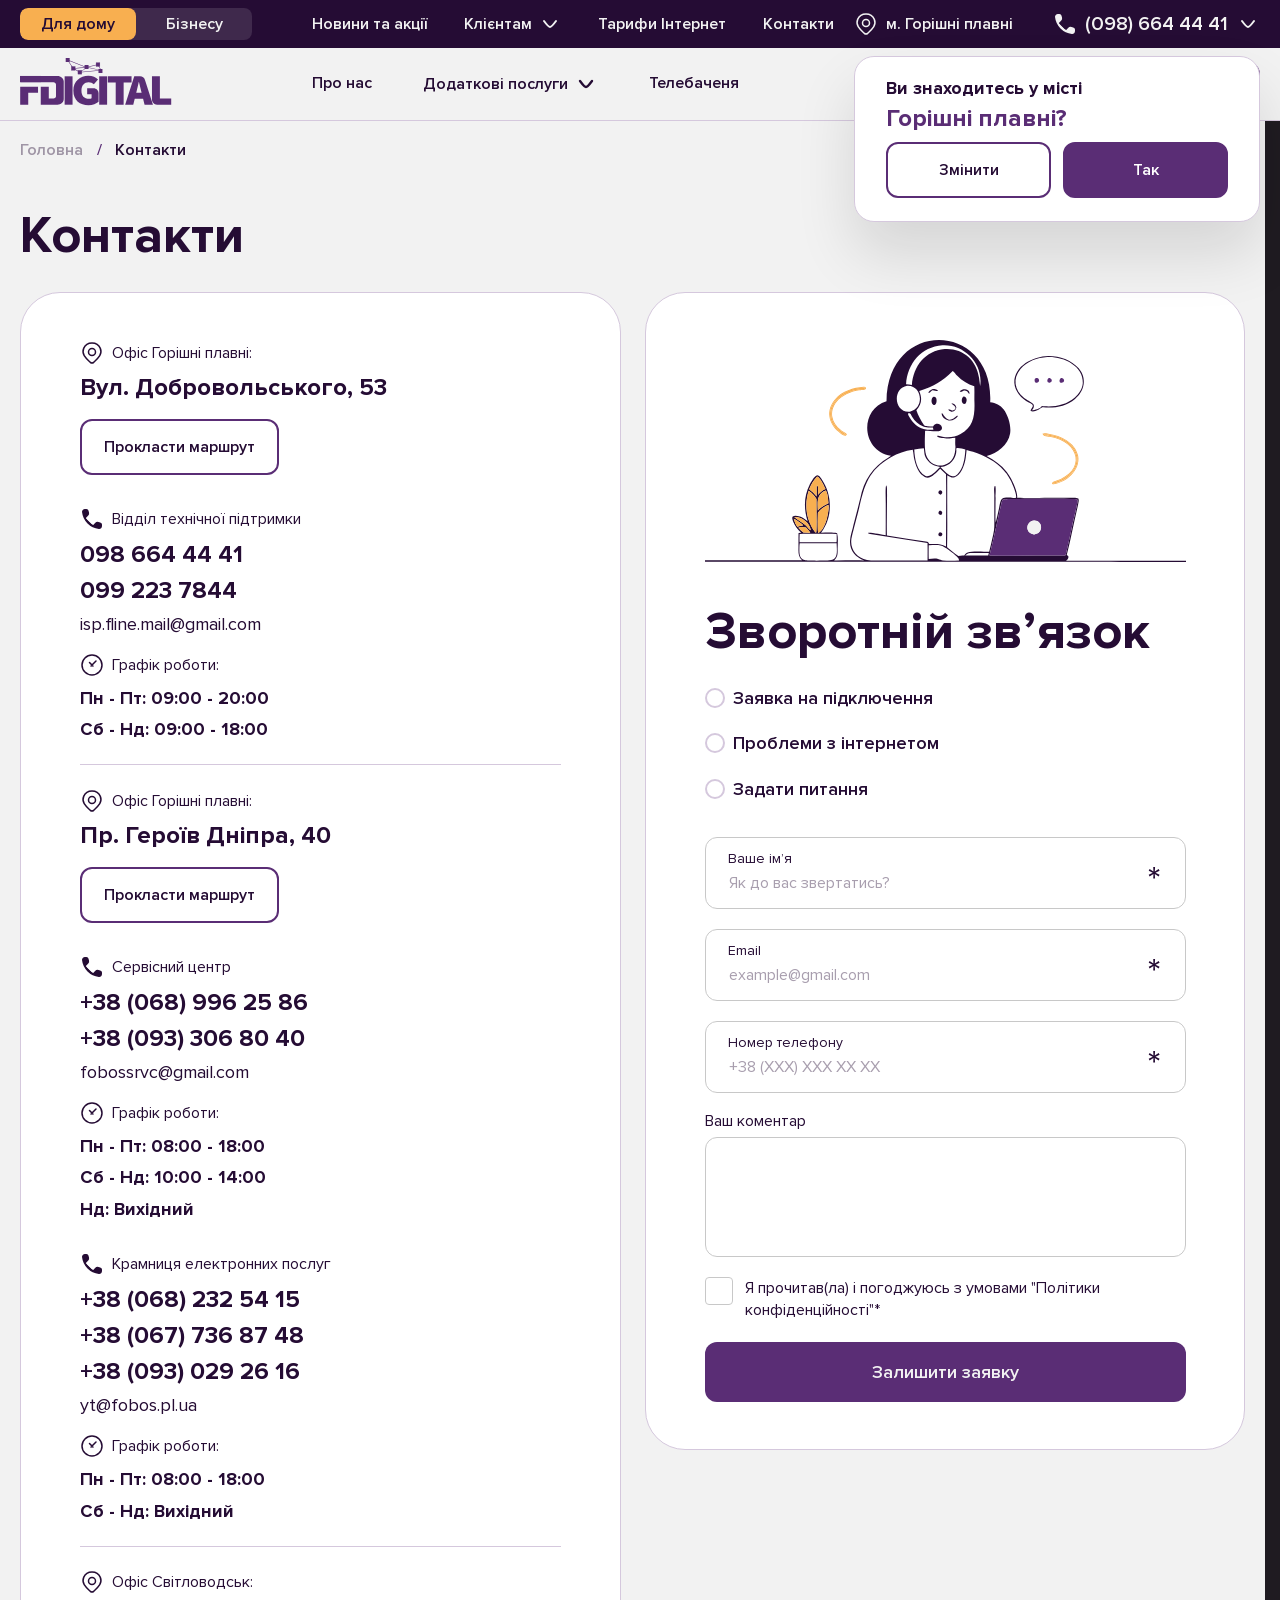
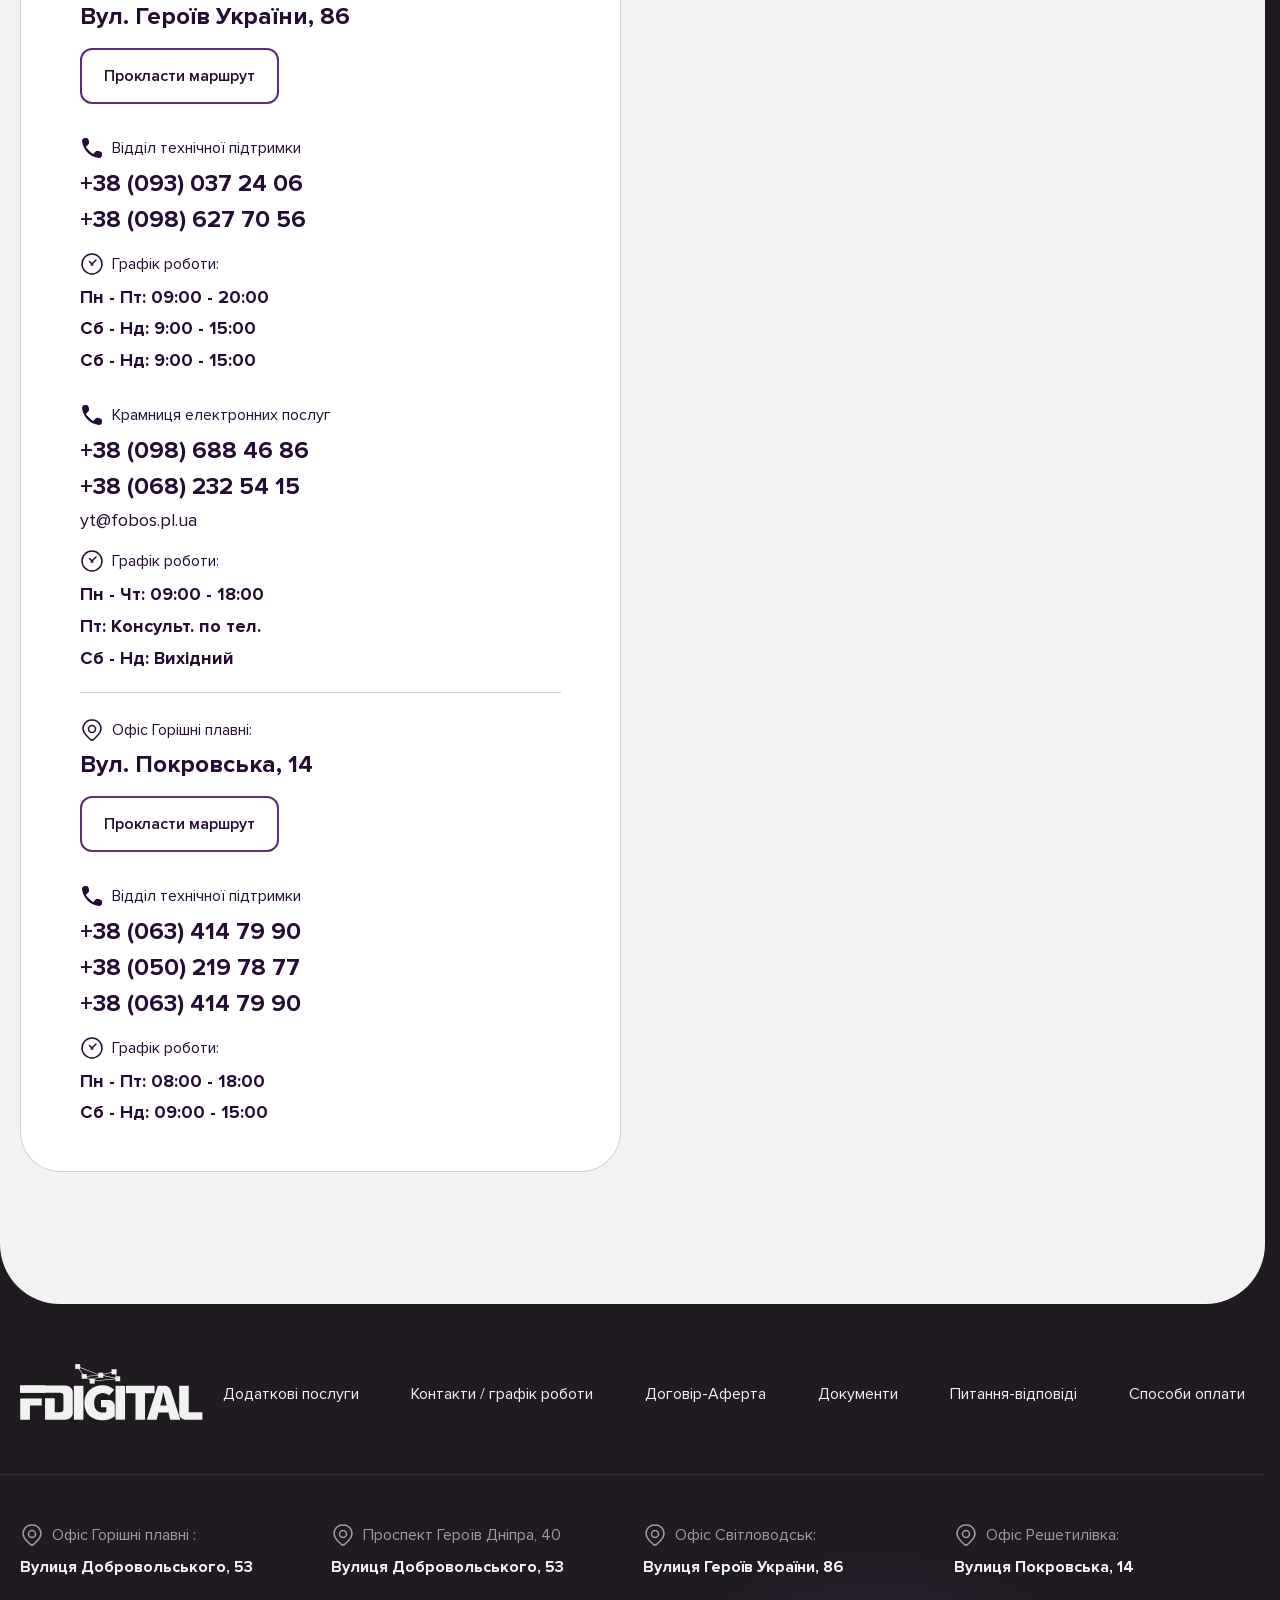
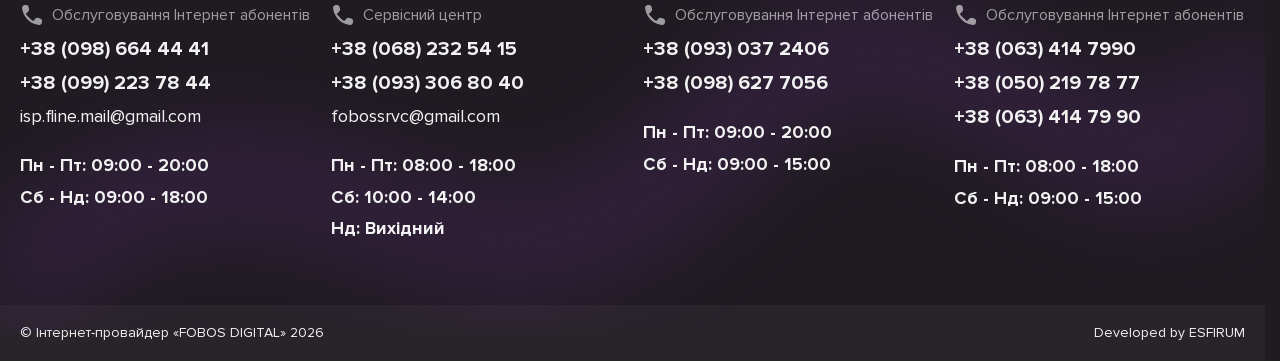
<file: contacts.html>
<!DOCTYPE html>
<html lang="uk">

<head>
    <meta charset="UTF-8">
    <meta name="viewport" content="width=device-width, initial-scale=1.0">
    <link rel="icon" href="./assets/imgs/favicon/favicon.png" type="image/png">
    <title>Fobos Digital | Contacts</title>
    <link rel="stylesheet" href="./assets/css/main.min.css">
    <script defer type="module" src="./assets/scripts/scripts.js"></script>
</head>

<body>
    <header class="header js-header">
        <div class="header__top">
            <div class="container">
                <div class="header__block">
                    <div class="header__target">
                        <button type="button" class="header__btn js-header-target">Для дому</button>
                        <button type="button" class="header__btn js-header-target">Бізнесу</button>
                    </div>
                    <ul class="header__menu">
                        <li>
                            <a href="javascript: void(0)">Новини та акції</a>
                        </li>
                        <li>
                            <a href="javascript: void(0)">Клієнтам</a>
                            <div class="submenu">
                                <ul class="submenu__box">
                                    <li>
                                        <a href="javascript: void(0)">Довірений платіж</a>
                                    </li>
                                    <li>
                                        <a href="javascript: void(0)">Варіанти оплати</a>
                                    </li>
                                    <li>
                                        <a href="javascript: void(0)">
                                            Розташування платіжних терміналів
                                        </a>
                                    </li>
                                    <li>
                                        <a href="javascript: void(0)">Інструкції щодо налаштування</a>
                                    </li>
                                    <li>
                                        <a href="javascript: void(0)">Докумени</a>
                                    </li>
                                    <li>
                                        <a href="javascript: void(0)">Договір оферти</a>
                                    </li>
                                </ul>
                            </div>
                        </li>
                        <li>
                            <a href="javascript: void(0)">Тарифи Інтернет</a>
                        </li>
                        <li>
                            <a href="javascript: void(0)">Контакти</a>
                        </li>
                    </ul>
                </div>
                <div class="header__contacts">
                    <div class="header__location">
                        <img src="./assets/imgs/ico/ico-pin.svg" alt="Icon">
                        <p>м. Горішні плавні</p>
                        <div class="location-box js-location-box">
                            <div class="location-box__inner">
                                <p class="location-box__text">Ви знаходитесь у місті</p>
                                <p class="location-box__title">Горішні плавні?</p>
                                <div class="location-box__controls js-loc-controls">
                                    <div class="location-box__btns">
                                        <button type="button" class="location-box__btn location-change js-change-loc">
                                            Змінити
                                        </button>
                                        <button type="button" class="location-box__btn location-submit js-submit-loc">
                                            Так
                                        </button>
                                    </div>
                                </div>
                                <div class="location-box__map js-loc-map">
                                    <div class="location-box__cities">
                                        <button type="button" class="location-box__city js-city-loc">
                                            м. Горішні плавні
                                        </button>
                                        <button type="button" class="location-box__city js-city-loc">
                                            м. Світловодськ
                                        </button>
                                        <button type="button" class="location-box__city js-city-loc">
                                            м. Решетилівка
                                        </button>
                                    </div>
                                </div>
                            </div>
                        </div>
                    </div>
                    <div class="header__phones js-header-phones">
                        <img src="./assets/imgs/ico/ico-call.svg" alt="Call">
                        <a href="tel:+380986644441" class="header__phone">(098) 664 44 41</a>
                        <div class="header__phones-box">
                            <div class="header__phones-items">
                                <a href="tel:+380986644441" class="header__phone">
                                    (098) 664 44 41
                                </a>
                                <a href="tel:+380986644441" class="header__phone">
                                    (098) 664 44 41
                                </a>
                            </div>
                        </div>
                    </div>
                </div>
                <button type="button" class="header__burger js-menu-trigger">
                    <span></span><span></span><span></span>
                </button>
            </div>
        </div>
        <div class="header__bot">
            <div class="container">
                <div class="header__block">
                    <a href="javascript: void(0)" class="header__logo">
                        <img width="152" height="52" src="./assets/imgs/ico/logo_prpl.svg" alt="Logo">
                    </a>
                    <ul class="header__routes">
                        <li>
                            <a href="javascript: void(0)">Про нас</a>
                        </li>
                        <li>
                            <a href="javascript: void(0)" class="megamenu-trigger">
                                Додаткові послуги
                            </a>
                            <div class="megamenu">
                                <div class="container">
                                    <div class="megamenu__box">
                                        <div class="megamenu__pic">
                                            <img src="./assets/imgs/megamenu.jpg" alt="Picture">
                                        </div>
                                        <ul class="megamenu__list">
                                            <li>
                                                <a href="javascript: void(0)">
                                                    <p>Домашній інтернет</p>
                                                    <span>Детальніше</span>
                                                </a>
                                            </li>
                                            <li>
                                                <a href="javascript: void(0)">
                                                    <p>Системи відеоспостереження</p>
                                                    <span>Детальніше</span>
                                                </a>
                                            </li>
                                            <li>
                                                <a href="javascript: void(0)">
                                                    <p>
                                                        Обслуговування, ремонт та заправка картриджів
                                                    </p>
                                                    <span>Детальніше</span>
                                                </a>
                                            </li>
                                            <li>
                                                <a href="javascript: void(0)">
                                                    <p>
                                                        Сервісне обслуговування, ремонт техніки
                                                    </p>
                                                    <span>Детальніше</span>
                                                </a>
                                            </li>
                                            <li>
                                                <a href="javascript: void(0)">
                                                    <p>
                                                        Побудова корпоративних мереж між офісами
                                                    </p>
                                                    <span>Детальніше</span>
                                                </a>
                                            </li>
                                            <li>
                                                <a href="javascript: void(0)">
                                                    <p>Побудова внутрішніх локальних мереж</p>
                                                    <span>Детальніше</span>
                                                </a>
                                            </li>
                                            <li>
                                                <a href="javascript: void(0)">
                                                    <p>Продаж та ліцензійний супровід ПЗ «M.E.Doc»</p>
                                                    <span>Детальніше</span>
                                                </a>
                                            </li>
                                            <li>
                                                <a href="javascript: void(0)">
                                                    <p>
                                                        Відокремлений пункт реєстрації ЕЦП ТОВ «ЦСК«Україна»
                                                    </p>
                                                    <span>Детальніше</span>
                                                </a>
                                            </li>
                                        </ul>
                                    </div>
                                </div>
                            </div>
                        </li>
                        <li>
                            <a href="javascript: void(0)">Телебаченя</a>
                        </li>
                    </ul>
                </div>
                <div class="header__controls">
                    <a href="javascript: void(0)" class="header__control">
                        <svg width="24" height="24" viewBox="0 0 24 24" fill="none" xmlns="http://www.w3.org/2000/svg">
                            <path
                                d="M2 12C2 8.46252 2 6.69377 3.0528 5.5129C3.22119 5.32403 3.40678 5.14935 3.60746 4.99087C4.86213 4 6.74142 4 10.5 4H13.5C17.2586 4 19.1379 4 20.3925 4.99087C20.5932 5.14935 20.7788 5.32403 20.9472 5.5129C22 6.69377 22 8.46252 22 12C22 15.5375 22 17.3062 20.9472 18.4871C20.7788 18.676 20.5932 18.8506 20.3925 19.0091C19.1379 20 17.2586 20 13.5 20H10.5C6.74142 20 4.86213 20 3.60746 19.0091C3.40678 18.8506 3.22119 18.676 3.0528 18.4871C2 17.3062 2 15.5375 2 12Z"
                                stroke="#5A2D75" stroke-width="1.5" stroke-linecap="round" stroke-linejoin="round" />
                            <path d="M10 16H11.5" stroke="#5A2D75" stroke-width="1.5" stroke-miterlimit="10"
                                stroke-linecap="round" stroke-linejoin="round" />
                            <path d="M14.5 16H18" stroke="#5A2D75" stroke-width="1.5" stroke-miterlimit="10"
                                stroke-linecap="round" stroke-linejoin="round" />
                            <path d="M2 9H22" stroke="#5A2D75" stroke-width="1.5" stroke-linejoin="round" />
                        </svg>
                        <span>Оплата</span>
                    </a>
                    <a href="javascript: void(0)" class="header__control">
                        <svg width="24" height="24" viewBox="0 0 24 24" fill="none" xmlns="http://www.w3.org/2000/svg">
                            <path
                                d="M17 8.5C17 5.73858 14.7614 3.5 12 3.5C9.23858 3.5 7 5.73858 7 8.5C7 11.2614 9.23858 13.5 12 13.5C14.7614 13.5 17 11.2614 17 8.5Z"
                                stroke="#5A2D75" stroke-width="2" stroke-linecap="round" stroke-linejoin="round" />
                            <path d="M19 20.5C19 16.634 15.866 13.5 12 13.5C8.13401 13.5 5 16.634 5 20.5"
                                stroke="#5A2D75" stroke-width="2" stroke-linecap="round" stroke-linejoin="round" />
                        </svg>
                        <span>Вхід до кабінету</span>
                    </a>
                </div>
            </div>
        </div>
    </header>
    <main class="main">
        <section class="contacts">
            <div class="container">
                <ul class="breadcrumbs js-scroll">
                    <li>
                        <a href="javascript: void(0)">Головна</a>
                    </li>
                    <li>
                        <a href="javascript: void(0)">Контакти</a>
                    </li>
                </ul>
                <h2 class="content-title js-scroll">Контакти</h2>
                <div class="contacts__content">
                    <ul class="contacts__info">
                        <li class="contacts__item js-scroll">
                            <div class="contacts__route">
                                <div class="contacts__address">
                                    <div class="contacts__text">
                                        <img src="./assets/imgs/ico/ico-pin_b.svg" alt="Icon">
                                        <p>Офіс Горішні плавні:</p>
                                    </div>
                                    <p class="contacts__heading">Вул. Добровольського, 53</p>
                                </div>
                                <a href="javascript: void(0)" class="contacts__link">
                                    Прокласти маршрут
                                </a>
                            </div>
                            <div class="contacts__details">
                                <div class="contacts__connects">
                                    <div class="contacts__connect">
                                        <div class="contacts__text">
                                            <img src="./assets/imgs/ico/ico-call_b.svg" alt="Icon">
                                            <p>Відділ технічної підтримки</p>
                                        </div>
                                        <a href="tel:+380986644441" class="contacts__tel">
                                            098 664 44 41
                                        </a>
                                        <a href="tel:+380992237844" class="contacts__tel">
                                            099 223 7844
                                        </a>
                                        <a href="mailto:isp.fline.mail@gmail.com" class="contacts__mail">
                                            isp.fline.mail@gmail.com
                                        </a>
                                    </div>
                                    <div class="contacts__schedule">
                                        <div class="contacts__text">
                                            <img src="./assets/imgs/ico/ico-clock_b.svg" alt="Icon">
                                            <p>Графік роботи:</p>
                                        </div>
                                        <ul class="contacts__time">
                                            <li>Пн - Пт: 09:00 - 20:00</li>
                                            <li>Сб - Нд: 09:00 - 18:00</li>
                                        </ul>
                                    </div>
                                </div>
                            </div>
                        </li>
                        <li class="contacts__item js-scroll">
                            <div class="contacts__route">
                                <div class="contacts__address">
                                    <div class="contacts__text">
                                        <img src="./assets/imgs/ico/ico-pin_b.svg" alt="Icon">
                                        <p>Офіс Горішні плавні:</p>
                                    </div>
                                    <p class="contacts__heading">Пр. Героїв Дніпра, 40</p>
                                </div>
                                <a href="javascript: void(0)" class="contacts__link">
                                    Прокласти маршрут
                                </a>
                            </div>
                            <div class="contacts__details">
                                <div class="contacts__connects">
                                    <div class="contacts__connect">
                                        <div class="contacts__text">
                                            <img src="./assets/imgs/ico/ico-call_b.svg" alt="Icon">
                                            <p>Сервісний центр</p>
                                        </div>
                                        <a href="tel:+380689962586" class="contacts__tel">
                                            +38 (068) 996 25 86
                                        </a>
                                        <a href="tel:+380933068040" class="contacts__tel">
                                            +38 (093) 306 80 40
                                        </a>
                                        <a href="mailto:fobossrvc@gmail.com" class="contacts__mail">
                                            fobossrvc@gmail.com
                                        </a>
                                    </div>
                                    <div class="contacts__schedule">
                                        <div class="contacts__text">
                                            <img src="./assets/imgs/ico/ico-clock_b.svg" alt="Icon">
                                            <p>Графік роботи:</p>
                                        </div>
                                        <ul class="contacts__time">
                                            <li>Пн - Пт: 08:00 - 18:00</li>
                                            <li>Сб - Нд: 10:00 - 14:00</li>
                                            <li>Нд: Вихідний</li>
                                        </ul>
                                    </div>
                                </div>
                                <div class="contacts__connects">
                                    <div class="contacts__connect">
                                        <div class="contacts__text">
                                            <img src="./assets/imgs/ico/ico-call_b.svg" alt="Icon">
                                            <p>Крамниця електронних послуг</p>
                                        </div>
                                        <a href="tel:+380682325415" class="contacts__tel">
                                            +38 (068) 232 54 15
                                        </a>
                                        <a href="tel:+380677368748" class="contacts__tel">
                                            +38 (067) 736 87 48
                                        </a>
                                        <a href="tel:+380930292616" class="contacts__tel">
                                            +38 (093) 029 26 16
                                        </a>
                                        <a href="mailto:yt@fobos.pl.ua" class="contacts__mail">
                                            yt@fobos.pl.ua
                                        </a>
                                    </div>
                                    <div class="contacts__schedule">
                                        <div class="contacts__text">
                                            <img src="./assets/imgs/ico/ico-clock_b.svg" alt="Icon">
                                            <p>Графік роботи:</p>
                                        </div>
                                        <ul class="contacts__time">
                                            <li>Пн - Пт: 08:00 - 18:00</li>
                                            <li>Сб - Нд: Вихідний</li>
                                        </ul>
                                    </div>
                                </div>
                            </div>
                        </li>
                        <li class="contacts__item js-scroll">
                            <div class="contacts__route">
                                <div class="contacts__address">
                                    <div class="contacts__text">
                                        <img src="./assets/imgs/ico/ico-pin_b.svg" alt="Icon">
                                        <p>Офіс Світловодськ:</p>
                                    </div>
                                    <p class="contacts__heading">Вул. Героїв України, 86</p>
                                </div>
                                <a href="javascript: void(0)" class="contacts__link">
                                    Прокласти маршрут
                                </a>
                            </div>
                            <div class="contacts__details">
                                <div class="contacts__connects">
                                    <div class="contacts__connect">
                                        <div class="contacts__text">
                                            <img src="./assets/imgs/ico/ico-call_b.svg" alt="Icon">
                                            <p>Відділ технічної підтримки</p>
                                        </div>
                                        <a href="tel:+380930372406" class="contacts__tel">
                                            +38 (093) 037 24 06
                                        </a>
                                        <a href="tel:+380986277056" class="contacts__tel">
                                            +38 (098) 627 70 56
                                        </a>
                                    </div>
                                    <div class="contacts__schedule">
                                        <div class="contacts__text">
                                            <img src="./assets/imgs/ico/ico-clock_b.svg" alt="Icon">
                                            <p>Графік роботи:</p>
                                        </div>
                                        <ul class="contacts__time">
                                            <li>Пн - Пт: 09:00 - 20:00</li>
                                            <li>Сб - Нд: 9:00 - 15:00</li>
                                            <li>Сб - Нд: 9:00 - 15:00</li>
                                        </ul>
                                    </div>

                                </div>
                                <div class="contacts__connects">
                                    <div class="contacts__connect">
                                        <div class="contacts__text">
                                            <img src="./assets/imgs/ico/ico-call_b.svg" alt="Icon">
                                            <p>Крамниця електронних послуг</p>
                                        </div>
                                        <a href="tel:+380986884686" class="contacts__tel">
                                            +38 (098) 688 46 86
                                        </a>
                                        <a href="tel:+380682325415" class="contacts__tel">
                                            +38 (068) 232 54 15
                                        </a>
                                        <a href="mailto:yt@fobos.pl.ua" class="contacts__mail">
                                            yt@fobos.pl.ua
                                        </a>
                                    </div>
                                    <div class="contacts__schedule">
                                        <div class="contacts__text">
                                            <img src="./assets/imgs/ico/ico-clock_b.svg" alt="Icon">
                                            <p>Графік роботи:</p>
                                        </div>
                                        <ul class="contacts__time">
                                            <li>Пн - Чт: 09:00 - 18:00</li>
                                            <li>Пт: Консульт. по тел.</li>
                                            <li>Сб - Нд: Вихідний</li>
                                        </ul>
                                    </div>
                                </div>
                            </div>
                        </li>
                        <li class="contacts__item js-scroll">
                            <div class="contacts__route">
                                <div class="contacts__address">
                                    <div class="contacts__text">
                                        <img src="./assets/imgs/ico/ico-pin_b.svg" alt="Icon">
                                        <p>Офіс Горішні плавні:</p>
                                    </div>
                                    <p class="contacts__heading">Вул. Покровська, 14</p>
                                </div>
                                <a href="javascript: void(0)" class="contacts__link">
                                    Прокласти маршрут
                                </a>
                            </div>
                            <div class="contacts__details">
                                <div class="contacts__connects">
                                    <div class="contacts__connect">
                                        <div class="contacts__text">
                                            <img src="./assets/imgs/ico/ico-call_b.svg" alt="Icon">
                                            <p>Відділ технічної підтримки</p>
                                        </div>
                                        <a href="tel:+380634147990" class="contacts__tel">
                                            +38 (063) 414 79 90
                                        </a>
                                        <a href="tel:+380502197877" class="contacts__tel">
                                            +38 (050) 219 78 77
                                        </a>
                                        <a href="tel:+380634147990" class="contacts__tel">
                                            +38 (063) 414 79 90
                                        </a>
                                    </div>
                                    <div class="contacts__schedule">
                                        <div class="contacts__text">
                                            <img src="./assets/imgs/ico/ico-clock_b.svg" alt="Icon">
                                            <p>Графік роботи:</p>
                                        </div>
                                        <ul class="contacts__time">
                                            <li>Пн - Пт: 08:00 - 18:00</li>
                                            <li>Сб - Нд: 09:00 - 15:00</li>
                                        </ul>
                                    </div>

                                </div>
                            </div>
                        </li>
                    </ul>
                    <div class="contacts__form">
                        <div class="contacts__pic js-scroll">
                            <img src="./assets/imgs/pic_7.svg" alt="Picture">
                        </div>
                        <div class="contacts__box">
                            <h2 class="content-title js-scroll">Зворотній зв’язок</h2>
                            <div class="form-contact">
                                <form>
                                    <div class="form-contact__radios">
                                        <div class="form-radio js-scroll">
                                            <input class="form-radio__item" type="radio" name="formRadio"
                                                id="formRadio_1">
                                            <label class="form-radio__title" for="formRadio_1">
                                                Заявка на підключення
                                            </label>
                                        </div>
                                        <div class="form-radio js-scroll">
                                            <input class="form-radio__item" type="radio" name="formRadio"
                                                id="formRadio_2">
                                            <label class="form-radio__title" for="formRadio_2">
                                                Проблеми з інтернетом
                                            </label>
                                        </div>
                                        <div class="form-radio js-scroll">
                                            <input class="form-radio__item" type="radio" name="formRadio"
                                                id="formRadio_3">
                                            <label class="form-radio__title" for="formRadio_3">
                                                Задати питання
                                            </label>
                                        </div>
                                    </div>
                                    <div class="form-contact__fields">
                                        <div class="form-field form-field--required js-scroll">
                                            <label class="form-field__title" for="contactName">
                                                Ваше ім’я
                                            </label>
                                            <input required class="form-field__box" type="text" name="contactName"
                                                id="contactName" placeholder="Як до вас звертатись?">
                                        </div>
                                        <div class="form-field form-field--required js-scroll">
                                            <label class="form-field__title" for="contactEmail">
                                                Email
                                            </label>
                                            <input required class="form-field__box" type="text" name="contactEmail"
                                                id="contactEmail" placeholder="example@gmail.com">
                                        </div>
                                        <div class="form-field form-field--required js-scroll">
                                            <label class="form-field__title" for="contactPhone">
                                                Номер телефону
                                            </label>
                                            <input required class="form-field__box" type="text" name="contactPhone"
                                                id="contactPhone" placeholder="+38 (XXX) XXX XX XX">
                                        </div>
                                        <div class="form-message js-scroll">
                                            <label class="form-message__title" for="contactMessage">
                                                Ваш коментар
                                            </label>
                                            <textarea class="form-message__box" name="contactMessage"
                                                id="contactMessage"></textarea>
                                        </div>
                                        <div class="form-consent js-scroll">
                                            <input name="contactConsent" id="contactConsent" type="checkbox"
                                                class="form-consent__box">
                                            <label for="contactConsent" class="form-consent__title">
                                                Я прочитав(ла) і погоджуюсь з умовами "Політики конфіденційності"*
                                            </label>
                                        </div>
                                    </div>
                                    <div class="js-scroll">
                                        <button type="submit" class="form-submit">
                                            Залишити заявку
                                        </button>
                                    </div>
                                </form>
                            </div>
                        </div>
                    </div>
                </div>
            </div>
        </section>
    </main>
    <footer class="footer">
        <div class="footer__top">
            <div class="container">
                <div class="footer__logo">
                    <img width="219" height="75" src="./assets/imgs/ico/logo_wht.svg" alt="Logo">
                </div>
                <ul class="footer__menu">
                    <li>
                        <a href="javascript: void(0)">Додаткові послуги</a>
                    </li>
                    <li>
                        <a href="javascript: void(0)">Контакти / графік роботи</a>
                    </li>
                    <li>
                        <a href="javascript: void(0)">Договір-Аферта</a>
                    </li>
                    <li>
                        <a href="javascript: void(0)">Документи</a>
                    </li>
                    <li>
                        <a href="javascript: void(0)">Питання-відповіді </a>
                    </li>
                    <li>
                        <a href="javascript: void(0)">Способи оплати</a>
                    </li>
                </ul>
            </div>
        </div>
        <div class="footer__bot">
            <div class="container">
                <div class="footer__info">
                    <div class="footer__box">
                        <div class="footer__location">
                            <div class="footer__heading">
                                <img src="./assets/imgs/ico/ico-pin.svg" alt="Icon">
                                <p>Офіс Горішні плавні :</p>
                            </div>
                            <p class="footer__address">Вулиця Добровольського, 53</p>
                        </div>
                        <div class="footer__calling">
                            <div class="footer__heading">
                                <img src="./assets/imgs/ico/ico-call.svg" alt="Icon">
                                <p>Обслуговування Інтернет абонентів </p>
                            </div>
                            <ul class="footer__list">
                                <li>
                                    <a href="tel:+380986644441" class="footer__tel">
                                        +38 (098) 664 44 41
                                    </a>
                                </li>
                                <li>
                                    <a href="tel:+380992237844" class="footer__tel">
                                        +38 (099) 223 78 44
                                    </a>
                                </li>
                                <li>
                                    <a href="mailto:isp.fline.mail@gmail.com"
                                        class="footer__mail">isp.fline.mail@gmail.com</a>
                                </li>
                            </ul>
                        </div>
                        <div class="footer__schedule">
                            <ul class="footer__list">
                                <li class="footer__timing">Пн - Пт: 09:00 - 20:00</li>
                                <li class="footer__timing">Сб - Нд: 09:00 - 18:00</li>
                            </ul>
                        </div>
                    </div>
                    <div class="footer__box">
                        <div class="footer__location">
                            <div class="footer__heading">
                                <img src="./assets/imgs/ico/ico-pin.svg" alt="Icon">
                                <p>Проспект Героїв Дніпра, 40</p>
                            </div>
                            <p class="footer__address">Вулиця Добровольського, 53</p>
                        </div>
                        <div class="footer__calling">
                            <div class="footer__heading">
                                <img src="./assets/imgs/ico/ico-call.svg" alt="Icon">
                                <p>Сервісний центр</p>
                            </div>
                            <ul class="footer__list">
                                <li>
                                    <a href="tel:+380682325415" class="footer__tel">
                                        +38 (068) 232 54 15
                                    </a>
                                </li>
                                <li>
                                    <a href="tel:+380933068040" class="footer__tel">
                                        +38 (093) 306 80 40
                                    </a>
                                </li>
                                <li>
                                    <a href="mailto:fobossrvc@gmail.com" class="footer__mail">fobossrvc@gmail.com</a>
                                </li>
                            </ul>
                        </div>
                        <div class="footer__schedule">
                            <ul class="footer__list">
                                <li class="footer__timing">Пн - Пт: 08:00 - 18:00</li>
                                <li class="footer__timing">Сб: 10:00 - 14:00</li>
                                <li class="footer__timing">Нд: Вихідний</li>
                            </ul>
                        </div>
                    </div>
                    <div class="footer__box">
                        <div class="footer__location">
                            <div class="footer__heading">
                                <img src="./assets/imgs/ico/ico-pin.svg" alt="Icon">
                                <p>Офіс Світловодськ:</p>
                            </div>
                            <p class="footer__address">Вулиця Героїв України, 86</p>
                        </div>
                        <div class="footer__calling">
                            <div class="footer__heading">
                                <img src="./assets/imgs/ico/ico-call.svg" alt="Icon">
                                <p>Обслуговування Інтернет абонентів</p>
                            </div>
                            <ul class="footer__list">
                                <li>
                                    <a href="tel:+380930372406" class="footer__tel">
                                        +38 (093) 037 2406
                                    </a>
                                </li>
                                <li>
                                    <a href="tel:+380986277056" class="footer__tel">
                                        +38 (098) 627 7056
                                    </a>
                                </li>
                            </ul>
                        </div>
                        <div class="footer__schedule">
                            <ul class="footer__list">
                                <li class="footer__timing">Пн - Пт: 09:00 - 20:00</li>
                                <li class="footer__timing">Сб - Нд: 09:00 - 15:00</li>
                            </ul>
                        </div>
                    </div>
                    <div class="footer__box">
                        <div class="footer__location">
                            <div class="footer__heading">
                                <img src="./assets/imgs/ico/ico-pin.svg" alt="Icon">
                                <p>Офіс Решетилівка:</p>
                            </div>
                            <p class="footer__address">Вулиця Покровська, 14</p>
                        </div>
                        <div class="footer__calling">
                            <div class="footer__heading">
                                <img src="./assets/imgs/ico/ico-call.svg" alt="Icon">
                                <p>Обслуговування Інтернет абонентів</p>
                            </div>
                            <ul class="footer__list">
                                <li>
                                    <a href="tel:+380634147990" class="footer__tel">
                                        +38 (063) 414 7990
                                    </a>
                                </li>
                                <li>
                                    <a href="tel:+380502197877" class="footer__tel">
                                        +38 (050) 219 78 77
                                    </a>
                                </li>
                                <li>
                                    <a href="tel:+380634147990" class="footer__tel">
                                        +38 (063) 414 79 90
                                    </a>
                                </li>
                            </ul>
                        </div>
                        <div class="footer__schedule">
                            <ul class="footer__list">
                                <li class="footer__timing">Пн - Пт: 08:00 - 18:00</li>
                                <li class="footer__timing">Сб - Нд: 09:00 - 15:00</li>
                            </ul>
                        </div>
                    </div>
                </div>
            </div>
        </div>
        <div class="footer__copy">
            <div class="container">
                <p>© Інтернет-провайдер «FOBOS DIGITAL» 2026</p>
                <p>Developed by <a href="javascript: void(0)" target="_blank">ESFIRUM</a></p>
            </div>
        </div>
        <div class="footer__deco">
            <img src="./assets/imgs/ico/footer-deco.svg" alt="">
        </div>
    </footer>
    <div class="mobile-menu js-mob-menu">
        <div class="container">
            <div class="mobile-menu__content">
                <div class="mobile-menu__target">
                    <button type="button" class="mobile-menu__btn js-menu-target">Для дому</button>
                    <button type="button" class="mobile-menu__btn js-menu-target">Бізнесу</button>
                </div>

                <ul class="mobile-menu__list">
                    <li>
                        <a href="javascript: void(0)">Про нас</a>
                    </li>
                    <li>
                        <a href="javascript: void(0)">Додаткові послуги</a>
                        <ul>
                            <li>
                                <button type="button">Додаткові послуги</button>
                            </li>
                            <li>
                                <a href="javascript: void(0)">Домашній інтернет</a>
                            </li>
                            <li>
                                <a href="javascript: void(0)">
                                    Побудова корпоративних
                                    мереж між офісами
                                </a>
                            </li>
                            <li>
                                <a href="javascript: void(0)">Системи відеоспостереження</a>
                            </li>
                            <li>
                                <a href="javascript: void(0)">
                                    Побудова внутрішніх локальних мереж
                                </a>
                            </li>
                            <li>
                                <a href="javascript: void(0)">
                                    Обслуговування, ремонт та заправка картриджів
                                </a>
                            </li>
                            <li>
                                <a href="javascript: void(0)">
                                    Продаж та ліцензійний
                                    супровід ПЗ «M.E.Doc»
                                </a>
                            </li>
                            <li>
                                <a href="javascript: void(0)">
                                    Сервісне обслуговування, ремонт техніки
                                </a>
                            </li>
                            <li>
                                <a href="javascript: void(0)">
                                    Відокремлений пункт реєстрації ЕЦП ТОВ «ЦСК«Україна»
                                </a>
                            </li>
                        </ul>
                    </li>
                    <li>
                        <a href="javascript: void(0)">Телебаченя</a>
                    </li>
                    <li>
                        <a href="javascript: void(0)">Новини та акції</a>
                    </li>
                    <li>
                        <a href="javascript: void(0)">Клієнтам</a>
                        <ul>
                            <li>
                                <button type="button">Клієнтам</button>
                            </li>
                            <li>
                                <a href="javascript: void(0)">Довірений платіж</a>
                            </li>
                            <li>
                                <a href="javascript: void(0)">Варіанти оплати</a>
                            </li>
                            <li>
                                <a href="javascript: void(0)">Розташування платіжних терміналів</a>
                            </li>
                            <li>
                                <a href="javascript: void(0)">Інструкції щодо налаштування</a>
                            </li>
                            <li>
                                <a href="javascript: void(0)">Докумени</a>
                            </li>
                            <li>
                                <a href="javascript: void(0)">Договір оферти</a>
                            </li>
                        </ul>
                    </li>
                    <li>
                        <a href="javascript: void(0)">Тарифи Інтернет</a>
                    </li>
                    <li>
                        <a href="javascript: void(0)">Контакти</a>
                    </li>
                </ul>
                <a href="javascript: void(0)" class="mobile-menu__cta js-modal-trigger">
                    Замовити підключення
                </a>
            </div>
        </div>
    </div>
</body>

</html>
</file>
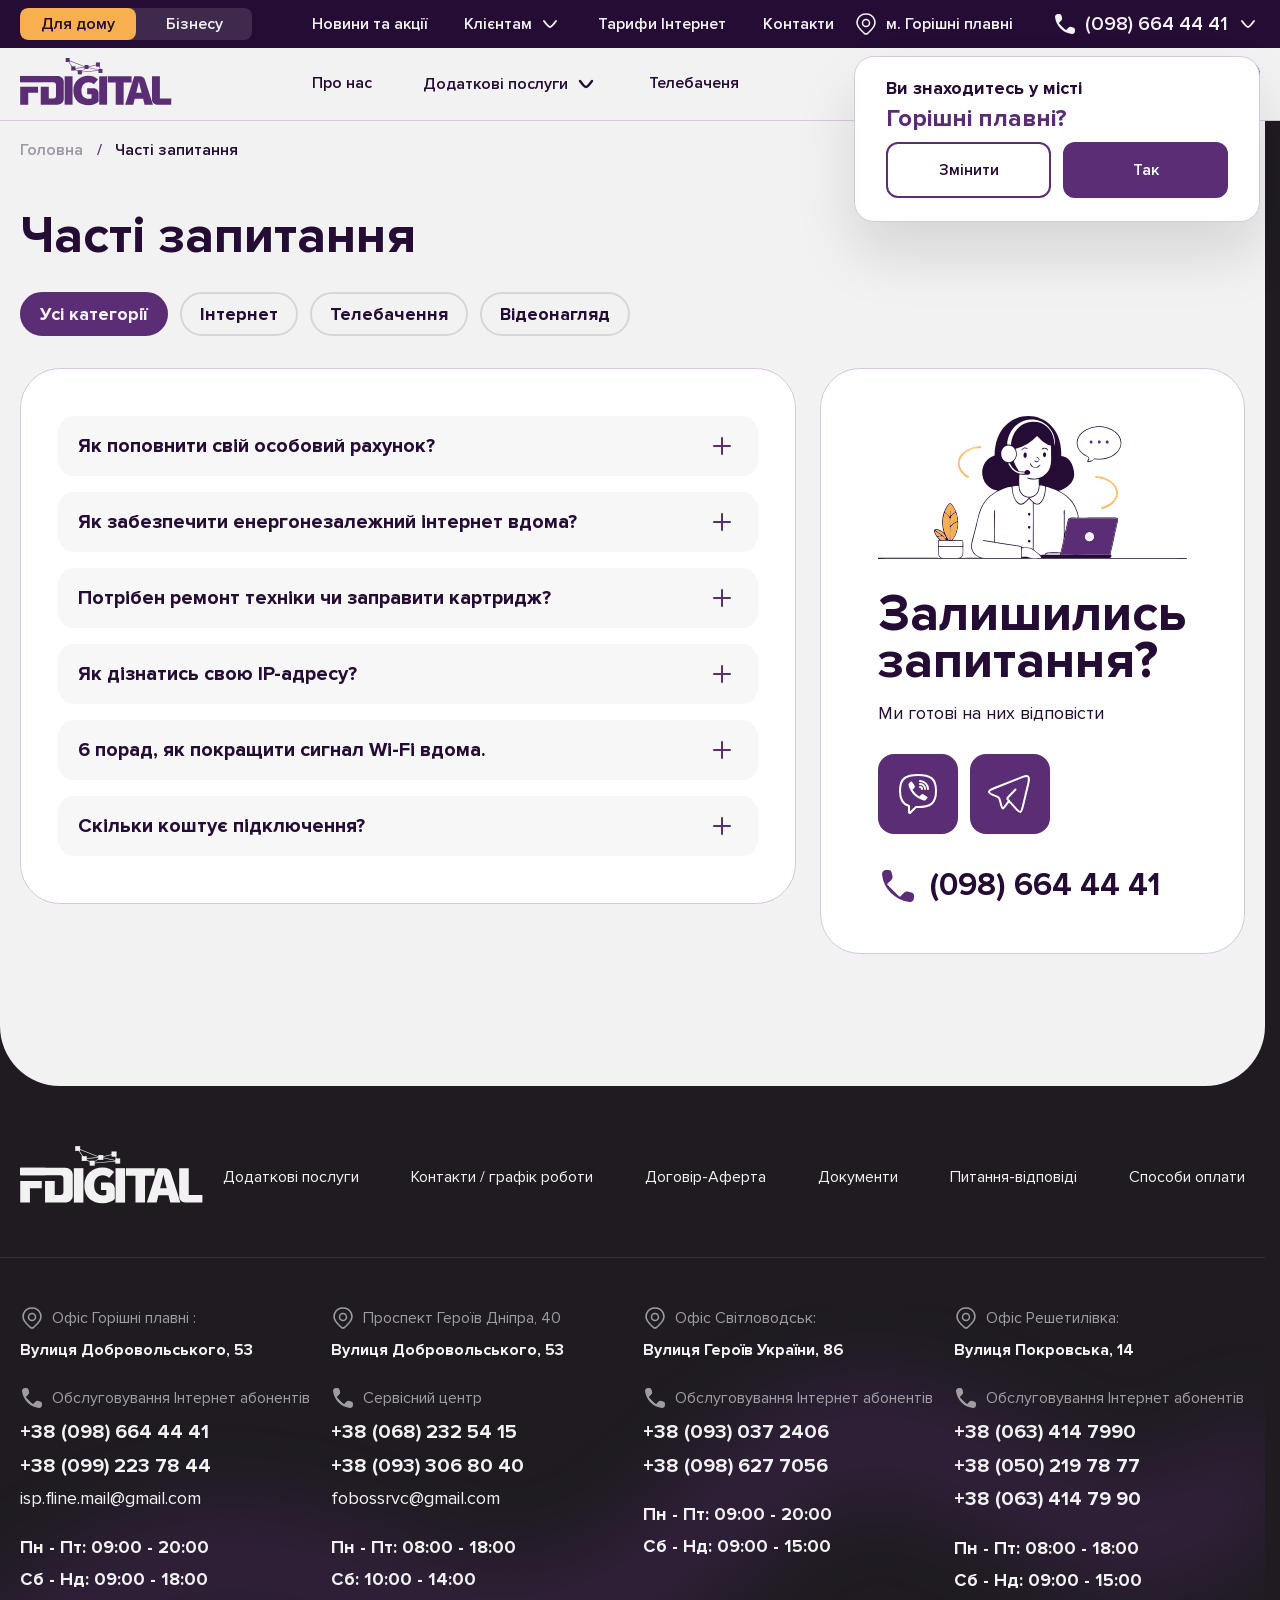
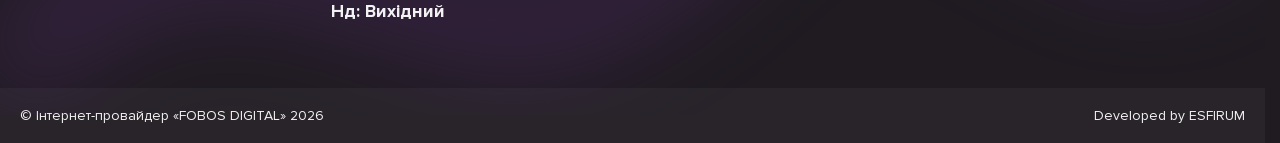
<file: faq.html>
<!DOCTYPE html>
<html lang="uk">

<head>
    <meta charset="UTF-8">
    <meta name="viewport" content="width=device-width, initial-scale=1.0">
    <link rel="icon" href="./assets/imgs/favicon/favicon.png" type="image/png">
    <title>Fobos Digital | FAQ</title>
    <link rel="stylesheet" href="./assets/css/main.min.css">
    <script defer type="module" src="./assets/scripts/scripts.js"></script>
</head>

<body>
    <header class="header js-header">
        <div class="header__top">
            <div class="container">
                <div class="header__block">
                    <div class="header__target">
                        <button type="button" class="header__btn js-header-target">Для дому</button>
                        <button type="button" class="header__btn js-header-target">Бізнесу</button>
                    </div>
                    <ul class="header__menu">
                        <li>
                            <a href="javascript: void(0)">Новини та акції</a>
                        </li>
                        <li>
                            <a href="javascript: void(0)">Клієнтам</a>
                            <div class="submenu">
                                <ul class="submenu__box">
                                    <li>
                                        <a href="javascript: void(0)">Довірений платіж</a>
                                    </li>
                                    <li>
                                        <a href="javascript: void(0)">Варіанти оплати</a>
                                    </li>
                                    <li>
                                        <a href="javascript: void(0)">
                                            Розташування платіжних терміналів
                                        </a>
                                    </li>
                                    <li>
                                        <a href="javascript: void(0)">Інструкції щодо налаштування</a>
                                    </li>
                                    <li>
                                        <a href="javascript: void(0)">Докумени</a>
                                    </li>
                                    <li>
                                        <a href="javascript: void(0)">Договір оферти</a>
                                    </li>
                                </ul>
                            </div>
                        </li>
                        <li>
                            <a href="javascript: void(0)">Тарифи Інтернет</a>
                        </li>
                        <li>
                            <a href="javascript: void(0)">Контакти</a>
                        </li>
                    </ul>
                </div>
                <div class="header__contacts">
                    <div class="header__location">
                        <img src="./assets/imgs/ico/ico-pin.svg" alt="Icon">
                        <p>м. Горішні плавні</p>
                        <div class="location-box js-location-box">
                            <div class="location-box__inner">
                                <p class="location-box__text">Ви знаходитесь у місті</p>
                                <p class="location-box__title">Горішні плавні?</p>
                                <div class="location-box__controls js-loc-controls">
                                    <div class="location-box__btns">
                                        <button type="button" class="location-box__btn location-change js-change-loc">
                                            Змінити
                                        </button>
                                        <button type="button" class="location-box__btn location-submit js-submit-loc">
                                            Так
                                        </button>
                                    </div>
                                </div>
                                <div class="location-box__map js-loc-map">
                                    <div class="location-box__cities">
                                        <button type="button" class="location-box__city js-city-loc">
                                            м. Горішні плавні
                                        </button>
                                        <button type="button" class="location-box__city js-city-loc">
                                            м. Світловодськ
                                        </button>
                                        <button type="button" class="location-box__city js-city-loc">
                                            м. Решетилівка
                                        </button>
                                    </div>
                                </div>
                            </div>
                        </div>
                    </div>
                    <div class="header__phones js-header-phones">
                        <img src="./assets/imgs/ico/ico-call.svg" alt="Call">
                        <a href="tel:+380986644441" class="header__phone">(098) 664 44 41</a>
                        <div class="header__phones-box">
                            <div class="header__phones-items">
                                <a href="tel:+380986644441" class="header__phone">
                                    (098) 664 44 41
                                </a>
                                <a href="tel:+380986644441" class="header__phone">
                                    (098) 664 44 41
                                </a>
                            </div>
                        </div>
                    </div>
                </div>
                <button type="button" class="header__burger js-menu-trigger">
                    <span></span><span></span><span></span>
                </button>
            </div>
        </div>
        <div class="header__bot">
            <div class="container">
                <div class="header__block">
                    <a href="javascript: void(0)" class="header__logo">
                        <img width="152" height="52" src="./assets/imgs/ico/logo_prpl.svg" alt="Logo">
                    </a>
                    <ul class="header__routes">
                        <li>
                            <a href="javascript: void(0)">Про нас</a>
                        </li>
                        <li>
                            <a href="javascript: void(0)" class="megamenu-trigger">
                                Додаткові послуги
                            </a>
                            <div class="megamenu">
                                <div class="container">
                                    <div class="megamenu__box">
                                        <div class="megamenu__pic">
                                            <img src="./assets/imgs/megamenu.jpg" alt="Picture">
                                        </div>
                                        <ul class="megamenu__list">
                                            <li>
                                                <a href="javascript: void(0)">
                                                    <p>Домашній інтернет</p>
                                                    <span>Детальніше</span>
                                                </a>
                                            </li>
                                            <li>
                                                <a href="javascript: void(0)">
                                                    <p>Системи відеоспостереження</p>
                                                    <span>Детальніше</span>
                                                </a>
                                            </li>
                                            <li>
                                                <a href="javascript: void(0)">
                                                    <p>
                                                        Обслуговування, ремонт та заправка картриджів
                                                    </p>
                                                    <span>Детальніше</span>
                                                </a>
                                            </li>
                                            <li>
                                                <a href="javascript: void(0)">
                                                    <p>
                                                        Сервісне обслуговування, ремонт техніки
                                                    </p>
                                                    <span>Детальніше</span>
                                                </a>
                                            </li>
                                            <li>
                                                <a href="javascript: void(0)">
                                                    <p>
                                                        Побудова корпоративних мереж між офісами
                                                    </p>
                                                    <span>Детальніше</span>
                                                </a>
                                            </li>
                                            <li>
                                                <a href="javascript: void(0)">
                                                    <p>Побудова внутрішніх локальних мереж</p>
                                                    <span>Детальніше</span>
                                                </a>
                                            </li>
                                            <li>
                                                <a href="javascript: void(0)">
                                                    <p>Продаж та ліцензійний супровід ПЗ «M.E.Doc»</p>
                                                    <span>Детальніше</span>
                                                </a>
                                            </li>
                                            <li>
                                                <a href="javascript: void(0)">
                                                    <p>
                                                        Відокремлений пункт реєстрації ЕЦП ТОВ «ЦСК«Україна»
                                                    </p>
                                                    <span>Детальніше</span>
                                                </a>
                                            </li>
                                        </ul>
                                    </div>
                                </div>
                            </div>
                        </li>
                        <li>
                            <a href="javascript: void(0)">Телебаченя</a>
                        </li>
                    </ul>
                </div>
                <div class="header__controls">
                    <a href="javascript: void(0)" class="header__control">
                        <svg width="24" height="24" viewBox="0 0 24 24" fill="none" xmlns="http://www.w3.org/2000/svg">
                            <path
                                d="M2 12C2 8.46252 2 6.69377 3.0528 5.5129C3.22119 5.32403 3.40678 5.14935 3.60746 4.99087C4.86213 4 6.74142 4 10.5 4H13.5C17.2586 4 19.1379 4 20.3925 4.99087C20.5932 5.14935 20.7788 5.32403 20.9472 5.5129C22 6.69377 22 8.46252 22 12C22 15.5375 22 17.3062 20.9472 18.4871C20.7788 18.676 20.5932 18.8506 20.3925 19.0091C19.1379 20 17.2586 20 13.5 20H10.5C6.74142 20 4.86213 20 3.60746 19.0091C3.40678 18.8506 3.22119 18.676 3.0528 18.4871C2 17.3062 2 15.5375 2 12Z"
                                stroke="#5A2D75" stroke-width="1.5" stroke-linecap="round" stroke-linejoin="round" />
                            <path d="M10 16H11.5" stroke="#5A2D75" stroke-width="1.5" stroke-miterlimit="10"
                                stroke-linecap="round" stroke-linejoin="round" />
                            <path d="M14.5 16H18" stroke="#5A2D75" stroke-width="1.5" stroke-miterlimit="10"
                                stroke-linecap="round" stroke-linejoin="round" />
                            <path d="M2 9H22" stroke="#5A2D75" stroke-width="1.5" stroke-linejoin="round" />
                        </svg>
                        <span>Оплата</span>
                    </a>
                    <a href="javascript: void(0)" class="header__control">
                        <svg width="24" height="24" viewBox="0 0 24 24" fill="none" xmlns="http://www.w3.org/2000/svg">
                            <path
                                d="M17 8.5C17 5.73858 14.7614 3.5 12 3.5C9.23858 3.5 7 5.73858 7 8.5C7 11.2614 9.23858 13.5 12 13.5C14.7614 13.5 17 11.2614 17 8.5Z"
                                stroke="#5A2D75" stroke-width="2" stroke-linecap="round" stroke-linejoin="round" />
                            <path d="M19 20.5C19 16.634 15.866 13.5 12 13.5C8.13401 13.5 5 16.634 5 20.5"
                                stroke="#5A2D75" stroke-width="2" stroke-linecap="round" stroke-linejoin="round" />
                        </svg>
                        <span>Вхід до кабінету</span>
                    </a>
                </div>
            </div>
        </div>
    </header>
    <main class="main">
        <section class="faq faq--extended">
            <div class="container">
                <ul class="breadcrumbs js-scroll">
                    <li>
                        <a href="javascript: void(0)">Головна</a>
                    </li>
                    <li>
                        <a href="javascript: void(0)">Часті запитання</a>
                    </li>
                </ul>
                <h2 class="content-title js-scroll">Часті запитання</h2>
                <div class="faq__filters js-scroll">
                    <button type="button" class="faq__filter js-faq-filter">Усі категорії</button>
                    <button type="button" class="faq__filter js-faq-filter">Інтернет</button>
                    <button type="button" class="faq__filter js-faq-filter">Телебачення</button>
                    <button type="button" class="faq__filter js-faq-filter">Відеонагляд</button>
                </div>
                <div class="faq__info">
                    <ul class="faq-content js-scroll">
                        <li class="faq-box js-faq-box">
                            <h3 class="faq-box__title">
                                Як поповнити свій особовий рахунок?
                            </h3>
                            <div class="faq-box__text">
                                <p>
                                    Зверніться протягом 7 календарних днів до абонентського відділу у Вашому місті та
                                    напишіть заяву на повернення коштів. При собі необхідно мати паспорт та код (можна
                                    ксерокопію) людини, на яку оформлений особовий рахунок, та квитанцію, яку отримали
                                    при поповненні. Будьте уважними та не втрачайте особисті кошти!
                                </p>
                            </div>
                        </li>
                        <li class="faq-box js-faq-box">
                            <h3 class="faq-box__title">
                                Як забезпечити енергонезалежний інтернет вдома?
                            </h3>
                            <div class="faq-box__text">
                                <p>
                                    Зверніться протягом 7 календарних днів до абонентського відділу у Вашому місті та
                                    напишіть заяву на повернення коштів. При собі необхідно мати паспорт та код (можна
                                    ксерокопію) людини, на яку оформлений особовий рахунок, та квитанцію, яку отримали
                                    при поповненні. Будьте уважними та не втрачайте особисті кошти!
                                </p>
                            </div>
                        </li>
                        <li class="faq-box js-faq-box">
                            <h3 class="faq-box__title">
                                Потрібен ремонт техніки чи заправити картридж?
                            </h3>
                            <div class="faq-box__text">
                                <p>
                                    Зверніться протягом 7 календарних днів до абонентського відділу у Вашому місті та
                                    напишіть заяву на повернення коштів. При собі необхідно мати паспорт та код (можна
                                    ксерокопію) людини, на яку оформлений особовий рахунок, та квитанцію, яку отримали
                                    при поповненні. Будьте уважними та не втрачайте особисті кошти!
                                </p>
                            </div>
                        </li>
                        <li class="faq-box js-faq-box">
                            <h3 class="faq-box__title">
                                Як дізнатись свою IP-адресу?
                            </h3>
                            <div class="faq-box__text">
                                <p>
                                    Зверніться протягом 7 календарних днів до абонентського відділу у Вашому місті та
                                    напишіть заяву на повернення коштів. При собі необхідно мати паспорт та код (можна
                                    ксерокопію) людини, на яку оформлений особовий рахунок, та квитанцію, яку отримали
                                    при поповненні. Будьте уважними та не втрачайте особисті кошти!
                                </p>
                            </div>
                        </li>
                        <li class="faq-box js-faq-box">
                            <h3 class="faq-box__title">
                                6 порад, як покращити сигнал Wi-Fi вдома.
                            </h3>
                            <div class="faq-box__text">
                                <p>
                                    Зверніться протягом 7 календарних днів до абонентського відділу у Вашому місті та
                                    напишіть заяву на повернення коштів. При собі необхідно мати паспорт та код (можна
                                    ксерокопію) людини, на яку оформлений особовий рахунок, та квитанцію, яку отримали
                                    при поповненні. Будьте уважними та не втрачайте особисті кошти!
                                </p>
                            </div>
                        </li>
                        <li class="faq-box js-faq-box">
                            <h3 class="faq-box__title">
                                Скільки коштує підключення?
                            </h3>
                            <div class="faq-box__text">
                                <p>
                                    Зверніться протягом 7 календарних днів до абонентського відділу у Вашому місті та
                                    напишіть заяву на повернення коштів. При собі необхідно мати паспорт та код (можна
                                    ксерокопію) людини, на яку оформлений особовий рахунок, та квитанцію, яку отримали
                                    при поповненні. Будьте уважними та не втрачайте особисті кошти!
                                </p>
                            </div>
                        </li>
                    </ul>
                    <div class="contact-box">
                        <div class="contact-box__pic js-scroll">
                            <img src="./assets/imgs/pic_7.svg" alt="Picture">
                        </div>
                        <h2 class="content-title js-scroll">Залишились запитання?</h2>
                        <p class="contact-box__text js-scroll">Ми готові на них відповісти</p>
                        <ul class="contact-box__soc js-scroll">
                            <li>
                                <a href="javascript: void(0)" target="_blank">
                                    <img src="./assets/imgs/ico/ico-viber.svg" alt="Viber">
                                </a>
                            </li>
                            <li>
                                <a href="javascript: void(0)" target="_blank">
                                    <img src="./assets/imgs/ico/ico-telegram.svg" alt="Telegram">
                                </a>
                            </li>
                        </ul>
                        <div class="js-scroll">
                            <a href="tel:+380986644441" class="contact-box__tel">
                                <img src="./assets/imgs/ico/ico-cal_d.svg" alt="Icon">
                                (098) 664 44 41
                            </a>
                        </div>
                    </div>
                </div>
            </div>
        </section>
    </main>
    <footer class="footer">
        <div class="footer__top">
            <div class="container">
                <div class="footer__logo">
                    <img width="219" height="75" src="./assets/imgs/ico/logo_wht.svg" alt="Logo">
                </div>
                <ul class="footer__menu">
                    <li>
                        <a href="javascript: void(0)">Додаткові послуги</a>
                    </li>
                    <li>
                        <a href="javascript: void(0)">Контакти / графік роботи</a>
                    </li>
                    <li>
                        <a href="javascript: void(0)">Договір-Аферта</a>
                    </li>
                    <li>
                        <a href="javascript: void(0)">Документи</a>
                    </li>
                    <li>
                        <a href="javascript: void(0)">Питання-відповіді </a>
                    </li>
                    <li>
                        <a href="javascript: void(0)">Способи оплати</a>
                    </li>
                </ul>
            </div>
        </div>
        <div class="footer__bot">
            <div class="container">
                <div class="footer__info">
                    <div class="footer__box">
                        <div class="footer__location">
                            <div class="footer__heading">
                                <img src="./assets/imgs/ico/ico-pin.svg" alt="Icon">
                                <p>Офіс Горішні плавні :</p>
                            </div>
                            <p class="footer__address">Вулиця Добровольського, 53</p>
                        </div>
                        <div class="footer__calling">
                            <div class="footer__heading">
                                <img src="./assets/imgs/ico/ico-call.svg" alt="Icon">
                                <p>Обслуговування Інтернет абонентів </p>
                            </div>
                            <ul class="footer__list">
                                <li>
                                    <a href="tel:+380986644441" class="footer__tel">
                                        +38 (098) 664 44 41
                                    </a>
                                </li>
                                <li>
                                    <a href="tel:+380992237844" class="footer__tel">
                                        +38 (099) 223 78 44
                                    </a>
                                </li>
                                <li>
                                    <a href="mailto:isp.fline.mail@gmail.com"
                                        class="footer__mail">isp.fline.mail@gmail.com</a>
                                </li>
                            </ul>
                        </div>
                        <div class="footer__schedule">
                            <ul class="footer__list">
                                <li class="footer__timing">Пн - Пт: 09:00 - 20:00</li>
                                <li class="footer__timing">Сб - Нд: 09:00 - 18:00</li>
                            </ul>
                        </div>
                    </div>
                    <div class="footer__box">
                        <div class="footer__location">
                            <div class="footer__heading">
                                <img src="./assets/imgs/ico/ico-pin.svg" alt="Icon">
                                <p>Проспект Героїв Дніпра, 40</p>
                            </div>
                            <p class="footer__address">Вулиця Добровольського, 53</p>
                        </div>
                        <div class="footer__calling">
                            <div class="footer__heading">
                                <img src="./assets/imgs/ico/ico-call.svg" alt="Icon">
                                <p>Сервісний центр</p>
                            </div>
                            <ul class="footer__list">
                                <li>
                                    <a href="tel:+380682325415" class="footer__tel">
                                        +38 (068) 232 54 15
                                    </a>
                                </li>
                                <li>
                                    <a href="tel:+380933068040" class="footer__tel">
                                        +38 (093) 306 80 40
                                    </a>
                                </li>
                                <li>
                                    <a href="mailto:fobossrvc@gmail.com" class="footer__mail">fobossrvc@gmail.com</a>
                                </li>
                            </ul>
                        </div>
                        <div class="footer__schedule">
                            <ul class="footer__list">
                                <li class="footer__timing">Пн - Пт: 08:00 - 18:00</li>
                                <li class="footer__timing">Сб: 10:00 - 14:00</li>
                                <li class="footer__timing">Нд: Вихідний</li>
                            </ul>
                        </div>
                    </div>
                    <div class="footer__box">
                        <div class="footer__location">
                            <div class="footer__heading">
                                <img src="./assets/imgs/ico/ico-pin.svg" alt="Icon">
                                <p>Офіс Світловодськ:</p>
                            </div>
                            <p class="footer__address">Вулиця Героїв України, 86</p>
                        </div>
                        <div class="footer__calling">
                            <div class="footer__heading">
                                <img src="./assets/imgs/ico/ico-call.svg" alt="Icon">
                                <p>Обслуговування Інтернет абонентів</p>
                            </div>
                            <ul class="footer__list">
                                <li>
                                    <a href="tel:+380930372406" class="footer__tel">
                                        +38 (093) 037 2406
                                    </a>
                                </li>
                                <li>
                                    <a href="tel:+380986277056" class="footer__tel">
                                        +38 (098) 627 7056
                                    </a>
                                </li>
                            </ul>
                        </div>
                        <div class="footer__schedule">
                            <ul class="footer__list">
                                <li class="footer__timing">Пн - Пт: 09:00 - 20:00</li>
                                <li class="footer__timing">Сб - Нд: 09:00 - 15:00</li>
                            </ul>
                        </div>
                    </div>
                    <div class="footer__box">
                        <div class="footer__location">
                            <div class="footer__heading">
                                <img src="./assets/imgs/ico/ico-pin.svg" alt="Icon">
                                <p>Офіс Решетилівка:</p>
                            </div>
                            <p class="footer__address">Вулиця Покровська, 14</p>
                        </div>
                        <div class="footer__calling">
                            <div class="footer__heading">
                                <img src="./assets/imgs/ico/ico-call.svg" alt="Icon">
                                <p>Обслуговування Інтернет абонентів</p>
                            </div>
                            <ul class="footer__list">
                                <li>
                                    <a href="tel:+380634147990" class="footer__tel">
                                        +38 (063) 414 7990
                                    </a>
                                </li>
                                <li>
                                    <a href="tel:+380502197877" class="footer__tel">
                                        +38 (050) 219 78 77
                                    </a>
                                </li>
                                <li>
                                    <a href="tel:+380634147990" class="footer__tel">
                                        +38 (063) 414 79 90
                                    </a>
                                </li>
                            </ul>
                        </div>
                        <div class="footer__schedule">
                            <ul class="footer__list">
                                <li class="footer__timing">Пн - Пт: 08:00 - 18:00</li>
                                <li class="footer__timing">Сб - Нд: 09:00 - 15:00</li>
                            </ul>
                        </div>
                    </div>
                </div>
            </div>
        </div>
        <div class="footer__copy">
            <div class="container">
                <p>© Інтернет-провайдер «FOBOS DIGITAL» 2026</p>
                <p>Developed by <a href="javascript: void(0)" target="_blank">ESFIRUM</a></p>
            </div>
        </div>
        <div class="footer__deco">
            <img src="./assets/imgs/ico/footer-deco.svg" alt="">
        </div>
    </footer>
    <div class="mobile-menu js-mob-menu">
        <div class="container">
            <div class="mobile-menu__content">
                <div class="mobile-menu__target">
                    <button type="button" class="mobile-menu__btn js-menu-target">Для дому</button>
                    <button type="button" class="mobile-menu__btn js-menu-target">Бізнесу</button>
                </div>

                <ul class="mobile-menu__list">
                    <li>
                        <a href="javascript: void(0)">Про нас</a>
                    </li>
                    <li>
                        <a href="javascript: void(0)">Додаткові послуги</a>
                        <ul>
                            <li>
                                <button type="button">Додаткові послуги</button>
                            </li>
                            <li>
                                <a href="javascript: void(0)">Домашній інтернет</a>
                            </li>
                            <li>
                                <a href="javascript: void(0)">
                                    Побудова корпоративних
                                    мереж між офісами
                                </a>
                            </li>
                            <li>
                                <a href="javascript: void(0)">Системи відеоспостереження</a>
                            </li>
                            <li>
                                <a href="javascript: void(0)">
                                    Побудова внутрішніх локальних мереж
                                </a>
                            </li>
                            <li>
                                <a href="javascript: void(0)">
                                    Обслуговування, ремонт та заправка картриджів
                                </a>
                            </li>
                            <li>
                                <a href="javascript: void(0)">
                                    Продаж та ліцензійний
                                    супровід ПЗ «M.E.Doc»
                                </a>
                            </li>
                            <li>
                                <a href="javascript: void(0)">
                                    Сервісне обслуговування, ремонт техніки
                                </a>
                            </li>
                            <li>
                                <a href="javascript: void(0)">
                                    Відокремлений пункт реєстрації ЕЦП ТОВ «ЦСК«Україна»
                                </a>
                            </li>
                        </ul>
                    </li>
                    <li>
                        <a href="javascript: void(0)">Телебаченя</a>
                    </li>
                    <li>
                        <a href="javascript: void(0)">Новини та акції</a>
                    </li>
                    <li>
                        <a href="javascript: void(0)">Клієнтам</a>
                        <ul>
                            <li>
                                <button type="button">Клієнтам</button>
                            </li>
                            <li>
                                <a href="javascript: void(0)">Довірений платіж</a>
                            </li>
                            <li>
                                <a href="javascript: void(0)">Варіанти оплати</a>
                            </li>
                            <li>
                                <a href="javascript: void(0)">Розташування платіжних терміналів</a>
                            </li>
                            <li>
                                <a href="javascript: void(0)">Інструкції щодо налаштування</a>
                            </li>
                            <li>
                                <a href="javascript: void(0)">Докумени</a>
                            </li>
                            <li>
                                <a href="javascript: void(0)">Договір оферти</a>
                            </li>
                        </ul>
                    </li>
                    <li>
                        <a href="javascript: void(0)">Тарифи Інтернет</a>
                    </li>
                    <li>
                        <a href="javascript: void(0)">Контакти</a>
                    </li>
                </ul>
                <a href="javascript: void(0)" class="mobile-menu__cta js-modal-trigger">
                    Замовити підключення
                </a>
            </div>
        </div>
    </div>
</body>

</html>
</file>
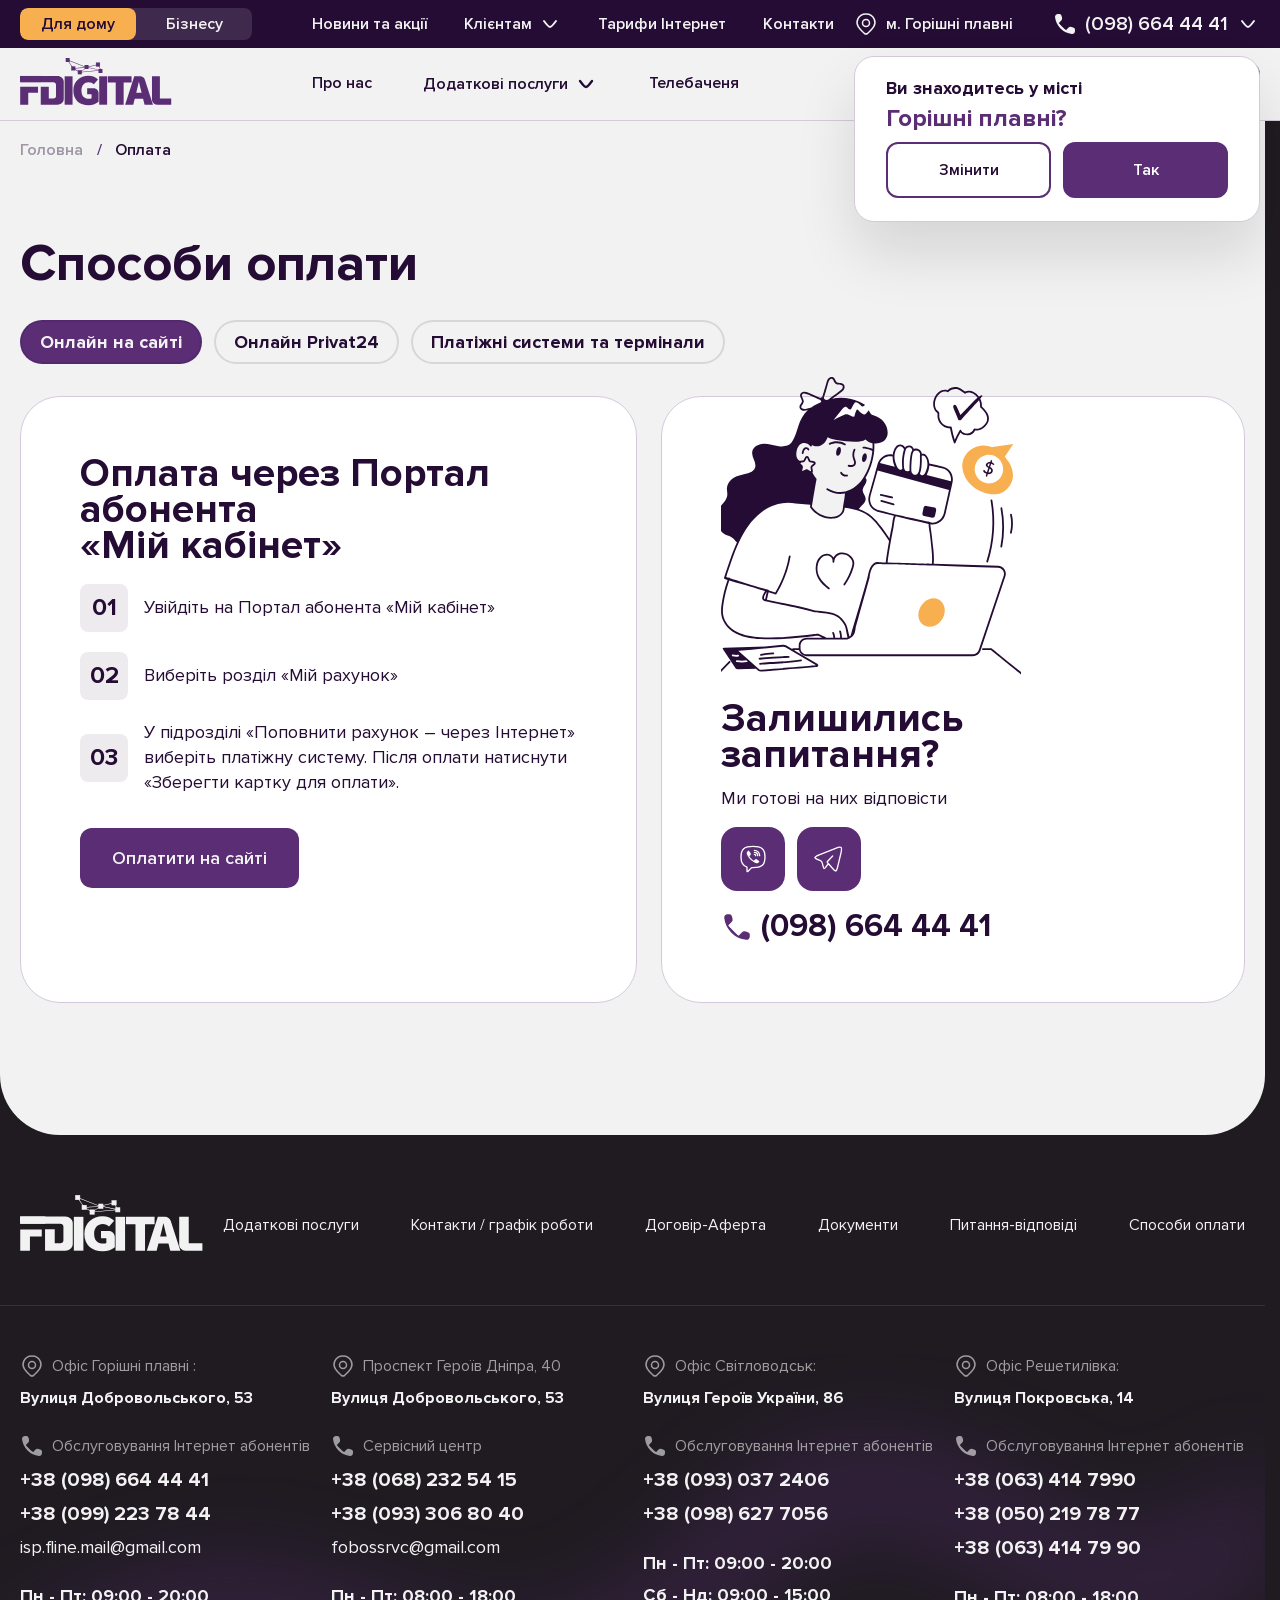
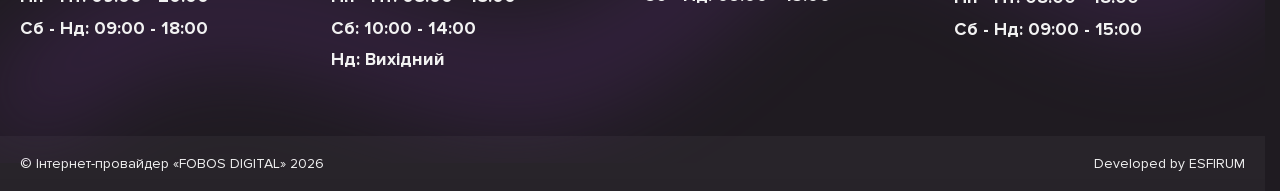
<file: payment.html>
<!DOCTYPE html>
<html lang="uk">

<head>
    <meta charset="UTF-8">
    <meta name="viewport" content="width=device-width, initial-scale=1.0">
    <link rel="icon" href="./assets/imgs/favicon/favicon.png" type="image/png">
    <title>Fobos Digital | Payment</title>
    <link rel="stylesheet" href="./assets/css/main.min.css">
    <script defer type="module" src="./assets/scripts/scripts.js"></script>
</head>

<body>
    <header class="header js-header">
        <div class="header__top">
            <div class="container">
                <div class="header__block">
                    <div class="header__target">
                        <button type="button" class="header__btn js-header-target">Для дому</button>
                        <button type="button" class="header__btn js-header-target">Бізнесу</button>
                    </div>
                    <ul class="header__menu">
                        <li>
                            <a href="javascript: void(0)">Новини та акції</a>
                        </li>
                        <li>
                            <a href="javascript: void(0)">Клієнтам</a>
                            <div class="submenu">
                                <ul class="submenu__box">
                                    <li>
                                        <a href="javascript: void(0)">Довірений платіж</a>
                                    </li>
                                    <li>
                                        <a href="javascript: void(0)">Варіанти оплати</a>
                                    </li>
                                    <li>
                                        <a href="javascript: void(0)">
                                            Розташування платіжних терміналів
                                        </a>
                                    </li>
                                    <li>
                                        <a href="javascript: void(0)">Інструкції щодо налаштування</a>
                                    </li>
                                    <li>
                                        <a href="javascript: void(0)">Докумени</a>
                                    </li>
                                    <li>
                                        <a href="javascript: void(0)">Договір оферти</a>
                                    </li>
                                </ul>
                            </div>
                        </li>
                        <li>
                            <a href="javascript: void(0)">Тарифи Інтернет</a>
                        </li>
                        <li>
                            <a href="javascript: void(0)">Контакти</a>
                        </li>
                    </ul>
                </div>
                <div class="header__contacts">
                    <div class="header__location">
                        <img src="./assets/imgs/ico/ico-pin.svg" alt="Icon">
                        <p>м. Горішні плавні</p>
                        <div class="location-box js-location-box">
                            <div class="location-box__inner">
                                <p class="location-box__text">Ви знаходитесь у місті</p>
                                <p class="location-box__title">Горішні плавні?</p>
                                <div class="location-box__controls js-loc-controls">
                                    <div class="location-box__btns">
                                        <button type="button" class="location-box__btn location-change js-change-loc">
                                            Змінити
                                        </button>
                                        <button type="button" class="location-box__btn location-submit js-submit-loc">
                                            Так
                                        </button>
                                    </div>
                                </div>
                                <div class="location-box__map js-loc-map">
                                    <div class="location-box__cities">
                                        <button type="button" class="location-box__city js-city-loc">
                                            м. Горішні плавні
                                        </button>
                                        <button type="button" class="location-box__city js-city-loc">
                                            м. Світловодськ
                                        </button>
                                        <button type="button" class="location-box__city js-city-loc">
                                            м. Решетилівка
                                        </button>
                                    </div>
                                </div>
                            </div>
                        </div>
                    </div>
                    <div class="header__phones js-header-phones">
                        <img src="./assets/imgs/ico/ico-call.svg" alt="Call">
                        <a href="tel:+380986644441" class="header__phone">(098) 664 44 41</a>
                        <div class="header__phones-box">
                            <div class="header__phones-items">
                                <a href="tel:+380986644441" class="header__phone">
                                    (098) 664 44 41
                                </a>
                                <a href="tel:+380986644441" class="header__phone">
                                    (098) 664 44 41
                                </a>
                            </div>
                        </div>
                    </div>
                </div>
                <button type="button" class="header__burger js-menu-trigger">
                    <span></span><span></span><span></span>
                </button>
            </div>
        </div>
        <div class="header__bot">
            <div class="container">
                <div class="header__block">
                    <a href="javascript: void(0)" class="header__logo">
                        <img width="152" height="52" src="./assets/imgs/ico/logo_prpl.svg" alt="Logo">
                    </a>
                    <ul class="header__routes">
                        <li>
                            <a href="javascript: void(0)">Про нас</a>
                        </li>
                        <li>
                            <a href="javascript: void(0)" class="megamenu-trigger">
                                Додаткові послуги
                            </a>
                            <div class="megamenu">
                                <div class="container">
                                    <div class="megamenu__box">
                                        <div class="megamenu__pic">
                                            <img src="./assets/imgs/megamenu.jpg" alt="Picture">
                                        </div>
                                        <ul class="megamenu__list">
                                            <li>
                                                <a href="javascript: void(0)">
                                                    <p>Домашній інтернет</p>
                                                    <span>Детальніше</span>
                                                </a>
                                            </li>
                                            <li>
                                                <a href="javascript: void(0)">
                                                    <p>Системи відеоспостереження</p>
                                                    <span>Детальніше</span>
                                                </a>
                                            </li>
                                            <li>
                                                <a href="javascript: void(0)">
                                                    <p>
                                                        Обслуговування, ремонт та заправка картриджів
                                                    </p>
                                                    <span>Детальніше</span>
                                                </a>
                                            </li>
                                            <li>
                                                <a href="javascript: void(0)">
                                                    <p>
                                                        Сервісне обслуговування, ремонт техніки
                                                    </p>
                                                    <span>Детальніше</span>
                                                </a>
                                            </li>
                                            <li>
                                                <a href="javascript: void(0)">
                                                    <p>
                                                        Побудова корпоративних мереж між офісами
                                                    </p>
                                                    <span>Детальніше</span>
                                                </a>
                                            </li>
                                            <li>
                                                <a href="javascript: void(0)">
                                                    <p>Побудова внутрішніх локальних мереж</p>
                                                    <span>Детальніше</span>
                                                </a>
                                            </li>
                                            <li>
                                                <a href="javascript: void(0)">
                                                    <p>Продаж та ліцензійний супровід ПЗ «M.E.Doc»</p>
                                                    <span>Детальніше</span>
                                                </a>
                                            </li>
                                            <li>
                                                <a href="javascript: void(0)">
                                                    <p>
                                                        Відокремлений пункт реєстрації ЕЦП ТОВ «ЦСК«Україна»
                                                    </p>
                                                    <span>Детальніше</span>
                                                </a>
                                            </li>
                                        </ul>
                                    </div>
                                </div>
                            </div>
                        </li>
                        <li>
                            <a href="javascript: void(0)">Телебаченя</a>
                        </li>
                    </ul>
                </div>
                <div class="header__controls">
                    <a href="javascript: void(0)" class="header__control">
                        <svg width="24" height="24" viewBox="0 0 24 24" fill="none" xmlns="http://www.w3.org/2000/svg">
                            <path
                                d="M2 12C2 8.46252 2 6.69377 3.0528 5.5129C3.22119 5.32403 3.40678 5.14935 3.60746 4.99087C4.86213 4 6.74142 4 10.5 4H13.5C17.2586 4 19.1379 4 20.3925 4.99087C20.5932 5.14935 20.7788 5.32403 20.9472 5.5129C22 6.69377 22 8.46252 22 12C22 15.5375 22 17.3062 20.9472 18.4871C20.7788 18.676 20.5932 18.8506 20.3925 19.0091C19.1379 20 17.2586 20 13.5 20H10.5C6.74142 20 4.86213 20 3.60746 19.0091C3.40678 18.8506 3.22119 18.676 3.0528 18.4871C2 17.3062 2 15.5375 2 12Z"
                                stroke="#5A2D75" stroke-width="1.5" stroke-linecap="round" stroke-linejoin="round" />
                            <path d="M10 16H11.5" stroke="#5A2D75" stroke-width="1.5" stroke-miterlimit="10"
                                stroke-linecap="round" stroke-linejoin="round" />
                            <path d="M14.5 16H18" stroke="#5A2D75" stroke-width="1.5" stroke-miterlimit="10"
                                stroke-linecap="round" stroke-linejoin="round" />
                            <path d="M2 9H22" stroke="#5A2D75" stroke-width="1.5" stroke-linejoin="round" />
                        </svg>
                        <span>Оплата</span>
                    </a>
                    <a href="javascript: void(0)" class="header__control">
                        <svg width="24" height="24" viewBox="0 0 24 24" fill="none" xmlns="http://www.w3.org/2000/svg">
                            <path
                                d="M17 8.5C17 5.73858 14.7614 3.5 12 3.5C9.23858 3.5 7 5.73858 7 8.5C7 11.2614 9.23858 13.5 12 13.5C14.7614 13.5 17 11.2614 17 8.5Z"
                                stroke="#5A2D75" stroke-width="2" stroke-linecap="round" stroke-linejoin="round" />
                            <path d="M19 20.5C19 16.634 15.866 13.5 12 13.5C8.13401 13.5 5 16.634 5 20.5"
                                stroke="#5A2D75" stroke-width="2" stroke-linecap="round" stroke-linejoin="round" />
                        </svg>
                        <span>Вхід до кабінету</span>
                    </a>
                </div>
            </div>
        </div>
    </header>
    <main class="main">
        <section class="pay">
            <div class="container">
                <ul class="breadcrumbs js-scroll">
                    <li>
                        <a href="javascript: void(0)">Головна</a>
                    </li>
                    <li>
                        <a href="javascript: void(0)">Оплата</a>
                    </li>
                </ul>
                <h2 class="content-title js-scroll">Способи оплати</h2>
                <div class="pay__tabs js-pay-parent js-scroll">
                    <button type="button" class="pay__tab js-pay-tab" data-contacts="true" data-tab="site">
                        Онлайн на сайті
                    </button>
                    <button type="button" class="pay__tab js-pay-tab" data-contacts="true" data-tab="online">
                        Онлайн Privat24
                    </button>
                    <button type="button" class="pay__tab js-pay-tab" data-contacts="false" data-tab="terminals">
                        Платіжні системи та термінали
                    </button>
                </div>
                <div class="pay__content js-scroll">
                    <div class="pay__steps js-pay-content" data-content="site">
                        <h3 class="pay__subtitle">
                            Оплата через Портал абонента <br> «Мій кабінет»
                        </h3>
                        <ul class="pay__list">
                            <li>Увійдіть на Портал абонента «Мій кабінет»</li>
                            <li>Виберіть розділ «Мій рахунок»</li>
                            <li>
                                У підрозділі «Поповнити рахунок – через Інтернет» виберіть платіжну систему. Після
                                оплати натиснути «Зберегти картку для оплати».
                            </li>
                        </ul>
                        <a href="javascript: void(0)" class="cta">Оплатити на сайті</a>
                    </div>
                    <div class="pay__steps js-pay-content" data-content="online">
                        <h3 class="pay__subtitle">
                            Онлайн оплата через Privat24
                        </h3>
                        <p class="pay__text">
                            Тепер Ви можете сплачувати послуги компанії McLaut Online за допомогою Приват24, сплачувати
                            послуги можна карткою будь-якого банку!
                        </p>
                        <ul class="pay__list">
                            <li>
                                У рядку «Створити новий платіж» пропишіть назву компанії англійською або українською
                                мовами: Fobos Digital; (тестовий текст)
                            </li>
                            <li>
                                Обов’язково вкажіть особовий рахунок;
                            </li>
                            <li>
                                Введіть сумму, на яку бажаєте здійснити поповнення;
                            </li>
                        </ul>
                        <a href="javascript: void(0)" class="cta">Оплата через Privat24</a>
                    </div>
                    <div class="pay__contact js-pay-contact">
                        <div class="pay__pic">
                            <img src="./assets/imgs/pic_3.svg" alt="Picture">
                        </div>
                        <h3 class="pay__subtitle">
                            Залишились запитання?
                        </h3>
                        <p class="pay__text">Ми готові на них відповісти</p>
                        <div class="pay__info">
                            <div class="pay__socials">
                                <a target="_blank" href="javascript: void(0)" class="pay__soc">
                                    <img src="./assets/imgs/ico/ico-viber.svg" alt="Viber">
                                </a>
                                <a target="_blank" href="javascript: void(0)" class="pay__soc">
                                    <img src="./assets/imgs/ico/ico-telegram.svg" alt="Telegram">
                                </a>
                            </div>
                            <a href="tel:+380986644441" class="pay__tel">
                                <img src="./assets/imgs/ico/ico-cal_d.svg" alt="Icon">
                                (098) 664 44 41
                            </a>
                        </div>
                    </div>
                </div>
                <div class="pay__terminals js-pay-content" data-content="terminals">
                    <h3 class="pay__subtitle">Через термінали самообслуговування:</h3>
                    <ul class="pay__target">
                        <li class="pay__item">
                            <div class="pay__logo">
                                <img src="./assets/imgs/pay_1.png" alt="Logo Pay">
                            </div>
                            <a target="_blank" href="javascript: void(0)" class="pay__route">Оплати</a>
                            <a target="_blank" href="javascript: void(0)" class="pay__route">Термінали на карті</a>
                        </li>
                        <li class="pay__item">
                            <div class="pay__logo">
                                <img src="./assets/imgs/pay_2.png" alt="Logo Pay">
                            </div>
                            <a target="_blank" href="javascript: void(0)" class="pay__route">Оплати</a>
                            <a target="_blank" href="javascript: void(0)" class="pay__route">Термінали на карті</a>
                        </li>
                        <li class="pay__item">
                            <div class="pay__logo">
                                <img src="./assets/imgs/pay_3.png" alt="Logo Pay">
                            </div>
                            <a target="_blank" href="javascript: void(0)" class="pay__route">Оплати</a>
                            <a target="_blank" href="javascript: void(0)" class="pay__route">Термінали на карті</a>
                        </li>
                        <li class="pay__item">
                            <div class="pay__logo">
                                <img src="./assets/imgs/pay_4.png" alt="Logo Pay">
                            </div>
                            <a target="_blank" href="javascript: void(0)" class="pay__route">Оплати</a>
                            <a target="_blank" href="javascript: void(0)" class="pay__route">Термінали на карті</a>
                        </li>
                        <li class="pay__item">
                            <div class="pay__logo">
                                <img src="./assets/imgs/pay_5.png" alt="Logo Pay">
                            </div>
                            <a target="_blank" href="javascript: void(0)" class="pay__route">Оплати</a>
                            <a target="_blank" href="javascript: void(0)" class="pay__route">Термінали на карті</a>
                        </li>
                    </ul>
                </div>
            </div>
        </section>
    </main>
    <footer class="footer">
        <div class="footer__top">
            <div class="container">
                <div class="footer__logo">
                    <img width="219" height="75" src="./assets/imgs/ico/logo_wht.svg" alt="Logo">
                </div>
                <ul class="footer__menu">
                    <li>
                        <a href="javascript: void(0)">Додаткові послуги</a>
                    </li>
                    <li>
                        <a href="javascript: void(0)">Контакти / графік роботи</a>
                    </li>
                    <li>
                        <a href="javascript: void(0)">Договір-Аферта</a>
                    </li>
                    <li>
                        <a href="javascript: void(0)">Документи</a>
                    </li>
                    <li>
                        <a href="javascript: void(0)">Питання-відповіді </a>
                    </li>
                    <li>
                        <a href="javascript: void(0)">Способи оплати</a>
                    </li>
                </ul>
            </div>
        </div>
        <div class="footer__bot">
            <div class="container">
                <div class="footer__info">
                    <div class="footer__box">
                        <div class="footer__location">
                            <div class="footer__heading">
                                <img src="./assets/imgs/ico/ico-pin.svg" alt="Icon">
                                <p>Офіс Горішні плавні :</p>
                            </div>
                            <p class="footer__address">Вулиця Добровольського, 53</p>
                        </div>
                        <div class="footer__calling">
                            <div class="footer__heading">
                                <img src="./assets/imgs/ico/ico-call.svg" alt="Icon">
                                <p>Обслуговування Інтернет абонентів </p>
                            </div>
                            <ul class="footer__list">
                                <li>
                                    <a href="tel:+380986644441" class="footer__tel">
                                        +38 (098) 664 44 41
                                    </a>
                                </li>
                                <li>
                                    <a href="tel:+380992237844" class="footer__tel">
                                        +38 (099) 223 78 44
                                    </a>
                                </li>
                                <li>
                                    <a href="mailto:isp.fline.mail@gmail.com"
                                        class="footer__mail">isp.fline.mail@gmail.com</a>
                                </li>
                            </ul>
                        </div>
                        <div class="footer__schedule">
                            <ul class="footer__list">
                                <li class="footer__timing">Пн - Пт: 09:00 - 20:00</li>
                                <li class="footer__timing">Сб - Нд: 09:00 - 18:00</li>
                            </ul>
                        </div>
                    </div>
                    <div class="footer__box">
                        <div class="footer__location">
                            <div class="footer__heading">
                                <img src="./assets/imgs/ico/ico-pin.svg" alt="Icon">
                                <p>Проспект Героїв Дніпра, 40</p>
                            </div>
                            <p class="footer__address">Вулиця Добровольського, 53</p>
                        </div>
                        <div class="footer__calling">
                            <div class="footer__heading">
                                <img src="./assets/imgs/ico/ico-call.svg" alt="Icon">
                                <p>Сервісний центр</p>
                            </div>
                            <ul class="footer__list">
                                <li>
                                    <a href="tel:+380682325415" class="footer__tel">
                                        +38 (068) 232 54 15
                                    </a>
                                </li>
                                <li>
                                    <a href="tel:+380933068040" class="footer__tel">
                                        +38 (093) 306 80 40
                                    </a>
                                </li>
                                <li>
                                    <a href="mailto:fobossrvc@gmail.com" class="footer__mail">fobossrvc@gmail.com</a>
                                </li>
                            </ul>
                        </div>
                        <div class="footer__schedule">
                            <ul class="footer__list">
                                <li class="footer__timing">Пн - Пт: 08:00 - 18:00</li>
                                <li class="footer__timing">Сб: 10:00 - 14:00</li>
                                <li class="footer__timing">Нд: Вихідний</li>
                            </ul>
                        </div>
                    </div>
                    <div class="footer__box">
                        <div class="footer__location">
                            <div class="footer__heading">
                                <img src="./assets/imgs/ico/ico-pin.svg" alt="Icon">
                                <p>Офіс Світловодськ:</p>
                            </div>
                            <p class="footer__address">Вулиця Героїв України, 86</p>
                        </div>
                        <div class="footer__calling">
                            <div class="footer__heading">
                                <img src="./assets/imgs/ico/ico-call.svg" alt="Icon">
                                <p>Обслуговування Інтернет абонентів</p>
                            </div>
                            <ul class="footer__list">
                                <li>
                                    <a href="tel:+380930372406" class="footer__tel">
                                        +38 (093) 037 2406
                                    </a>
                                </li>
                                <li>
                                    <a href="tel:+380986277056" class="footer__tel">
                                        +38 (098) 627 7056
                                    </a>
                                </li>
                            </ul>
                        </div>
                        <div class="footer__schedule">
                            <ul class="footer__list">
                                <li class="footer__timing">Пн - Пт: 09:00 - 20:00</li>
                                <li class="footer__timing">Сб - Нд: 09:00 - 15:00</li>
                            </ul>
                        </div>
                    </div>
                    <div class="footer__box">
                        <div class="footer__location">
                            <div class="footer__heading">
                                <img src="./assets/imgs/ico/ico-pin.svg" alt="Icon">
                                <p>Офіс Решетилівка:</p>
                            </div>
                            <p class="footer__address">Вулиця Покровська, 14</p>
                        </div>
                        <div class="footer__calling">
                            <div class="footer__heading">
                                <img src="./assets/imgs/ico/ico-call.svg" alt="Icon">
                                <p>Обслуговування Інтернет абонентів</p>
                            </div>
                            <ul class="footer__list">
                                <li>
                                    <a href="tel:+380634147990" class="footer__tel">
                                        +38 (063) 414 7990
                                    </a>
                                </li>
                                <li>
                                    <a href="tel:+380502197877" class="footer__tel">
                                        +38 (050) 219 78 77
                                    </a>
                                </li>
                                <li>
                                    <a href="tel:+380634147990" class="footer__tel">
                                        +38 (063) 414 79 90
                                    </a>
                                </li>
                            </ul>
                        </div>
                        <div class="footer__schedule">
                            <ul class="footer__list">
                                <li class="footer__timing">Пн - Пт: 08:00 - 18:00</li>
                                <li class="footer__timing">Сб - Нд: 09:00 - 15:00</li>
                            </ul>
                        </div>
                    </div>
                </div>
            </div>
        </div>
        <div class="footer__copy">
            <div class="container">
                <p>© Інтернет-провайдер «FOBOS DIGITAL» 2026</p>
                <p>Developed by <a href="javascript: void(0)" target="_blank">ESFIRUM</a></p>
            </div>
        </div>
        <div class="footer__deco">
            <img src="./assets/imgs/ico/footer-deco.svg" alt="">
        </div>
    </footer>
    <div class="mobile-menu js-mob-menu">
        <div class="container">
            <div class="mobile-menu__content">
                <div class="mobile-menu__target">
                    <button type="button" class="mobile-menu__btn js-menu-target">Для дому</button>
                    <button type="button" class="mobile-menu__btn js-menu-target">Бізнесу</button>
                </div>

                <ul class="mobile-menu__list">
                    <li>
                        <a href="javascript: void(0)">Про нас</a>
                    </li>
                    <li>
                        <a href="javascript: void(0)">Додаткові послуги</a>
                        <ul>
                            <li>
                                <button type="button">Додаткові послуги</button>
                            </li>
                            <li>
                                <a href="javascript: void(0)">Домашній інтернет</a>
                            </li>
                            <li>
                                <a href="javascript: void(0)">
                                    Побудова корпоративних
                                    мереж між офісами
                                </a>
                            </li>
                            <li>
                                <a href="javascript: void(0)">Системи відеоспостереження</a>
                            </li>
                            <li>
                                <a href="javascript: void(0)">
                                    Побудова внутрішніх локальних мереж
                                </a>
                            </li>
                            <li>
                                <a href="javascript: void(0)">
                                    Обслуговування, ремонт та заправка картриджів
                                </a>
                            </li>
                            <li>
                                <a href="javascript: void(0)">
                                    Продаж та ліцензійний
                                    супровід ПЗ «M.E.Doc»
                                </a>
                            </li>
                            <li>
                                <a href="javascript: void(0)">
                                    Сервісне обслуговування, ремонт техніки
                                </a>
                            </li>
                            <li>
                                <a href="javascript: void(0)">
                                    Відокремлений пункт реєстрації ЕЦП ТОВ «ЦСК«Україна»
                                </a>
                            </li>
                        </ul>
                    </li>
                    <li>
                        <a href="javascript: void(0)">Телебаченя</a>
                    </li>
                    <li>
                        <a href="javascript: void(0)">Новини та акції</a>
                    </li>
                    <li>
                        <a href="javascript: void(0)">Клієнтам</a>
                        <ul>
                            <li>
                                <button type="button">Клієнтам</button>
                            </li>
                            <li>
                                <a href="javascript: void(0)">Довірений платіж</a>
                            </li>
                            <li>
                                <a href="javascript: void(0)">Варіанти оплати</a>
                            </li>
                            <li>
                                <a href="javascript: void(0)">Розташування платіжних терміналів</a>
                            </li>
                            <li>
                                <a href="javascript: void(0)">Інструкції щодо налаштування</a>
                            </li>
                            <li>
                                <a href="javascript: void(0)">Докумени</a>
                            </li>
                            <li>
                                <a href="javascript: void(0)">Договір оферти</a>
                            </li>
                        </ul>
                    </li>
                    <li>
                        <a href="javascript: void(0)">Тарифи Інтернет</a>
                    </li>
                    <li>
                        <a href="javascript: void(0)">Контакти</a>
                    </li>
                </ul>
                <a href="javascript: void(0)" class="mobile-menu__cta js-modal-trigger">
                    Замовити підключення
                </a>
            </div>
        </div>
    </div>
</body>

</html>
</file>
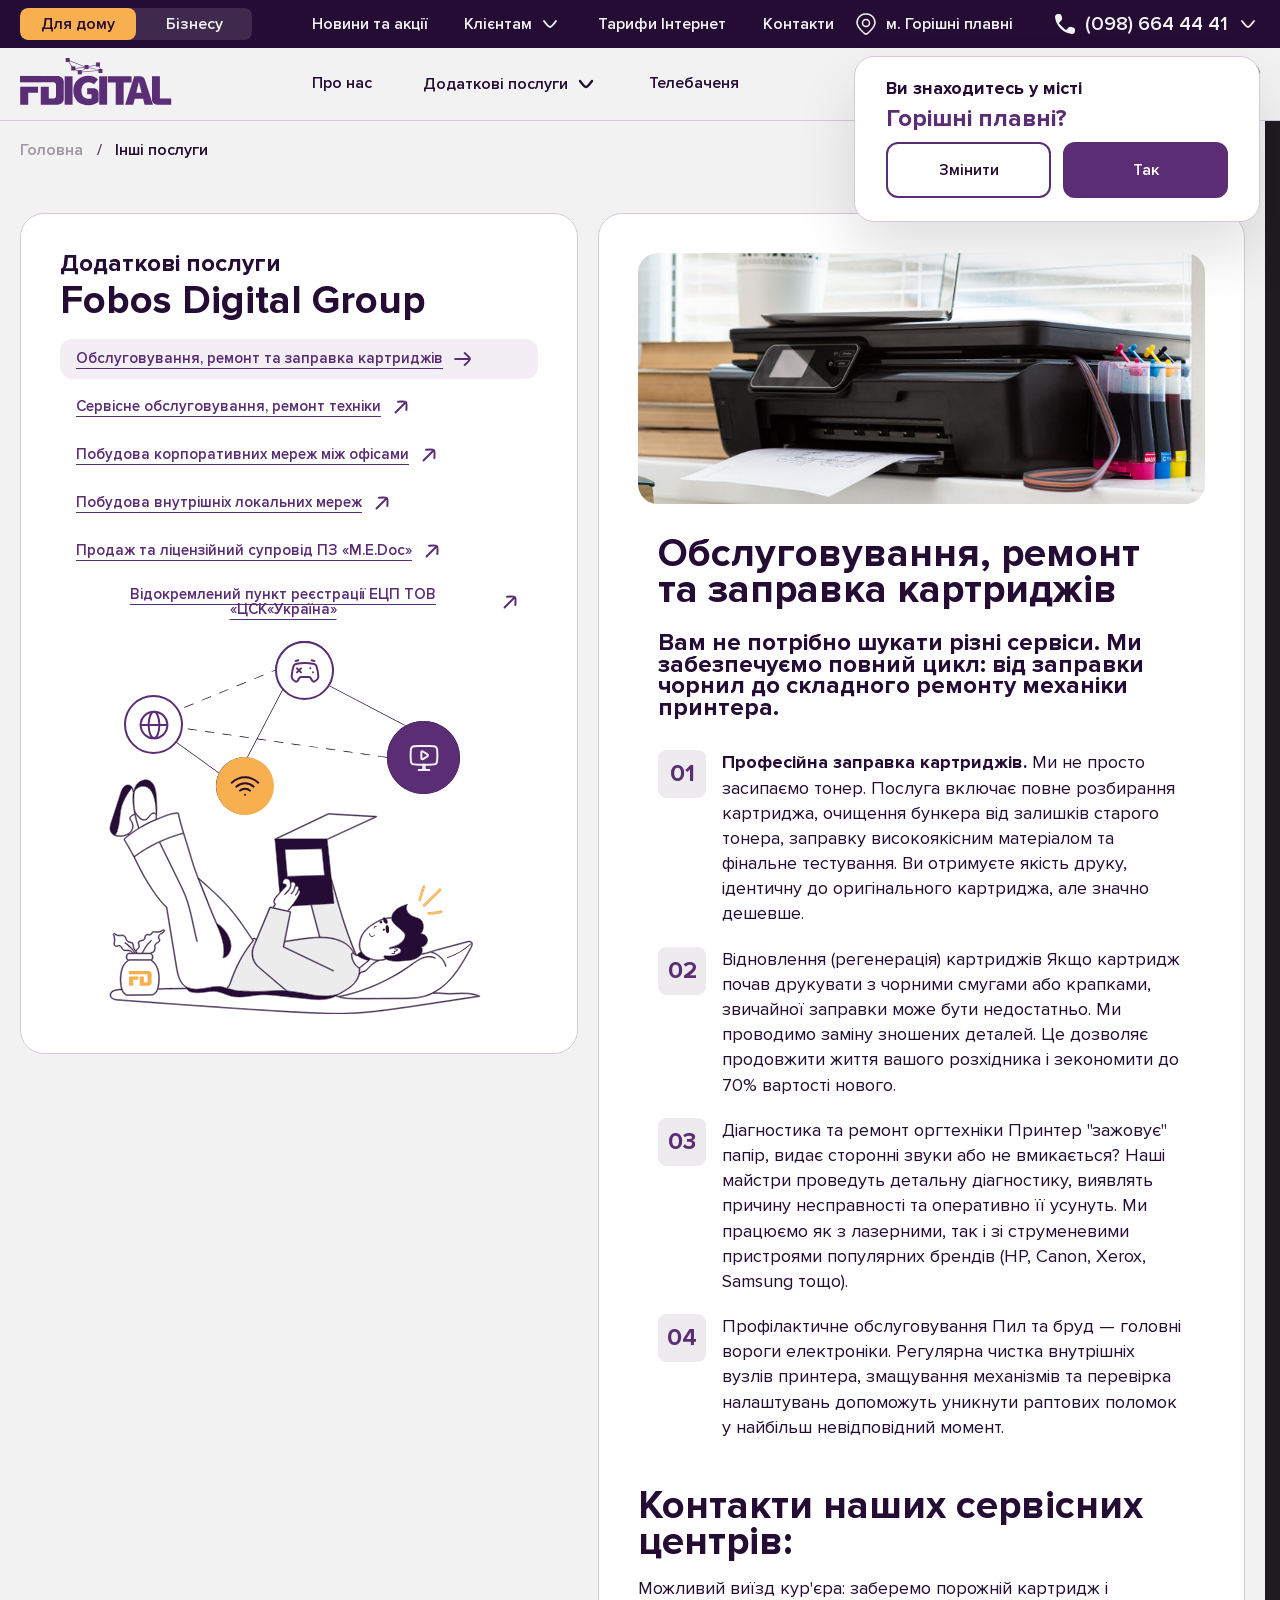
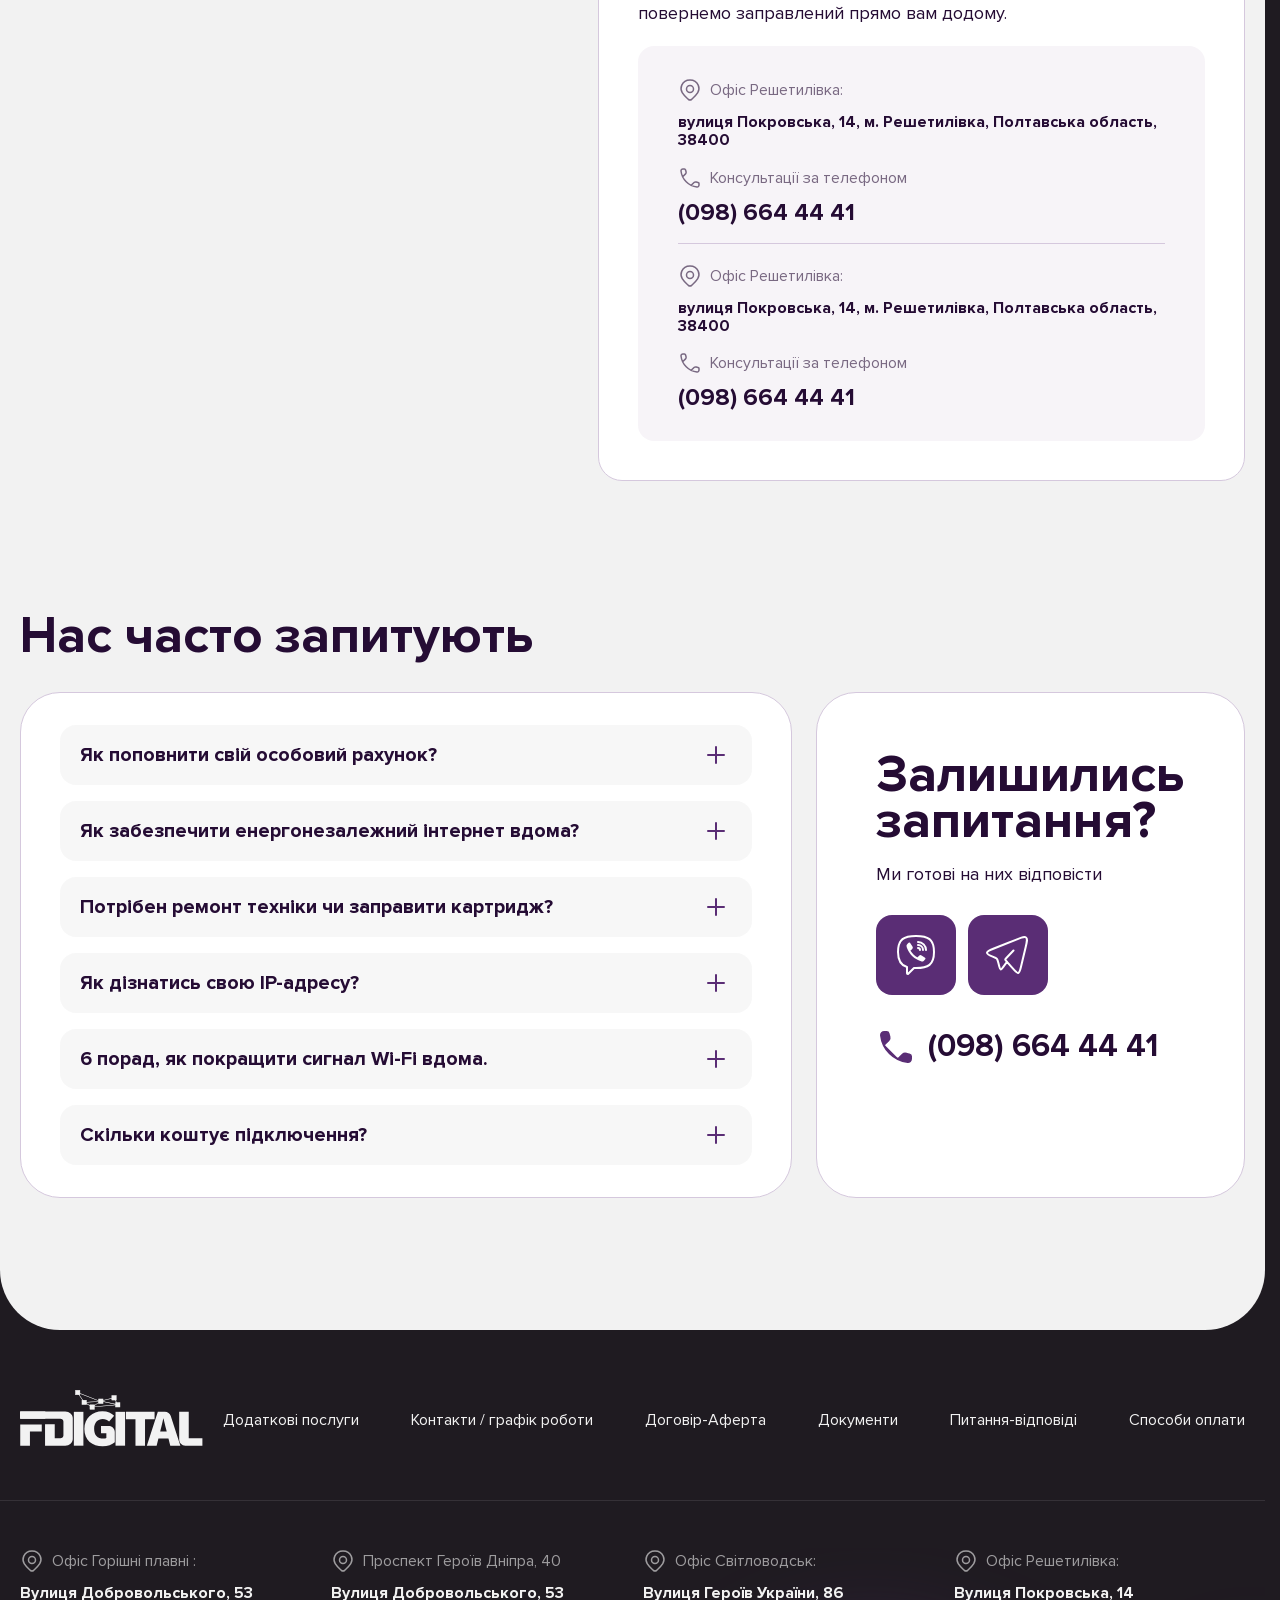
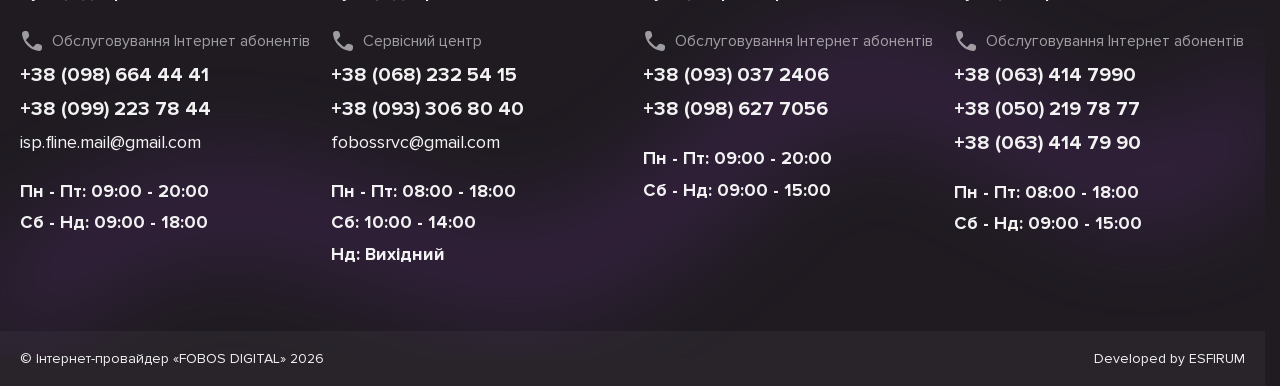
<file: services.html>
<!DOCTYPE html>
<html lang="uk">

<head>
    <meta charset="UTF-8">
    <meta name="viewport" content="width=device-width, initial-scale=1.0">
    <link rel="icon" href="./assets/imgs/favicon/favicon.png" type="image/png">
    <title>Fobos Digital | Services</title>
    <link rel="stylesheet" href="./assets/css/main.min.css">
    <script defer type="module" src="./assets/scripts/scripts.js"></script>
</head>

<body>
    <header class="header js-header">
        <div class="header__top">
            <div class="container">
                <div class="header__block">
                    <div class="header__target">
                        <button type="button" class="header__btn js-header-target">Для дому</button>
                        <button type="button" class="header__btn js-header-target">Бізнесу</button>
                    </div>
                    <ul class="header__menu">
                        <li>
                            <a href="javascript: void(0)">Новини та акції</a>
                        </li>
                        <li>
                            <a href="javascript: void(0)">Клієнтам</a>
                            <div class="submenu">
                                <ul class="submenu__box">
                                    <li>
                                        <a href="javascript: void(0)">Довірений платіж</a>
                                    </li>
                                    <li>
                                        <a href="javascript: void(0)">Варіанти оплати</a>
                                    </li>
                                    <li>
                                        <a href="javascript: void(0)">
                                            Розташування платіжних терміналів
                                        </a>
                                    </li>
                                    <li>
                                        <a href="javascript: void(0)">Інструкції щодо налаштування</a>
                                    </li>
                                    <li>
                                        <a href="javascript: void(0)">Докумени</a>
                                    </li>
                                    <li>
                                        <a href="javascript: void(0)">Договір оферти</a>
                                    </li>
                                </ul>
                            </div>
                        </li>
                        <li>
                            <a href="javascript: void(0)">Тарифи Інтернет</a>
                        </li>
                        <li>
                            <a href="javascript: void(0)">Контакти</a>
                        </li>
                    </ul>
                </div>
                <div class="header__contacts">
                    <div class="header__location">
                        <img src="./assets/imgs/ico/ico-pin.svg" alt="Icon">
                        <p>м. Горішні плавні</p>
                        <div class="location-box js-location-box">
                            <div class="location-box__inner">
                                <p class="location-box__text">Ви знаходитесь у місті</p>
                                <p class="location-box__title">Горішні плавні?</p>
                                <div class="location-box__controls js-loc-controls">
                                    <div class="location-box__btns">
                                        <button type="button" class="location-box__btn location-change js-change-loc">
                                            Змінити
                                        </button>
                                        <button type="button" class="location-box__btn location-submit js-submit-loc">
                                            Так
                                        </button>
                                    </div>
                                </div>
                                <div class="location-box__map js-loc-map">
                                    <div class="location-box__cities">
                                        <button type="button" class="location-box__city js-city-loc">
                                            м. Горішні плавні
                                        </button>
                                        <button type="button" class="location-box__city js-city-loc">
                                            м. Світловодськ
                                        </button>
                                        <button type="button" class="location-box__city js-city-loc">
                                            м. Решетилівка
                                        </button>
                                    </div>
                                </div>
                            </div>
                        </div>
                    </div>
                    <div class="header__phones js-header-phones">
                        <img src="./assets/imgs/ico/ico-call.svg" alt="Call">
                        <a href="tel:+380986644441" class="header__phone">(098) 664 44 41</a>
                        <div class="header__phones-box">
                            <div class="header__phones-items">
                                <a href="tel:+380986644441" class="header__phone">
                                    (098) 664 44 41
                                </a>
                                <a href="tel:+380986644441" class="header__phone">
                                    (098) 664 44 41
                                </a>
                            </div>
                        </div>
                    </div>
                </div>
                <button type="button" class="header__burger js-menu-trigger">
                    <span></span><span></span><span></span>
                </button>
            </div>
        </div>
        <div class="header__bot">
            <div class="container">
                <div class="header__block">
                    <a href="javascript: void(0)" class="header__logo">
                        <img width="152" height="52" src="./assets/imgs/ico/logo_prpl.svg" alt="Logo">
                    </a>
                    <ul class="header__routes">
                        <li>
                            <a href="javascript: void(0)">Про нас</a>
                        </li>
                        <li>
                            <a href="javascript: void(0)" class="megamenu-trigger">
                                Додаткові послуги
                            </a>
                            <div class="megamenu">
                                <div class="container">
                                    <div class="megamenu__box">
                                        <div class="megamenu__pic">
                                            <img src="./assets/imgs/megamenu.jpg" alt="Picture">
                                        </div>
                                        <ul class="megamenu__list">
                                            <li>
                                                <a href="javascript: void(0)">
                                                    <p>Домашній інтернет</p>
                                                    <span>Детальніше</span>
                                                </a>
                                            </li>
                                            <li>
                                                <a href="javascript: void(0)">
                                                    <p>Системи відеоспостереження</p>
                                                    <span>Детальніше</span>
                                                </a>
                                            </li>
                                            <li>
                                                <a href="javascript: void(0)">
                                                    <p>
                                                        Обслуговування, ремонт та заправка картриджів
                                                    </p>
                                                    <span>Детальніше</span>
                                                </a>
                                            </li>
                                            <li>
                                                <a href="javascript: void(0)">
                                                    <p>
                                                        Сервісне обслуговування, ремонт техніки
                                                    </p>
                                                    <span>Детальніше</span>
                                                </a>
                                            </li>
                                            <li>
                                                <a href="javascript: void(0)">
                                                    <p>
                                                        Побудова корпоративних мереж між офісами
                                                    </p>
                                                    <span>Детальніше</span>
                                                </a>
                                            </li>
                                            <li>
                                                <a href="javascript: void(0)">
                                                    <p>Побудова внутрішніх локальних мереж</p>
                                                    <span>Детальніше</span>
                                                </a>
                                            </li>
                                            <li>
                                                <a href="javascript: void(0)">
                                                    <p>Продаж та ліцензійний супровід ПЗ «M.E.Doc»</p>
                                                    <span>Детальніше</span>
                                                </a>
                                            </li>
                                            <li>
                                                <a href="javascript: void(0)">
                                                    <p>
                                                        Відокремлений пункт реєстрації ЕЦП ТОВ «ЦСК«Україна»
                                                    </p>
                                                    <span>Детальніше</span>
                                                </a>
                                            </li>
                                        </ul>
                                    </div>
                                </div>
                            </div>
                        </li>
                        <li>
                            <a href="javascript: void(0)">Телебаченя</a>
                        </li>
                    </ul>
                </div>
                <div class="header__controls">
                    <a href="javascript: void(0)" class="header__control">
                        <svg width="24" height="24" viewBox="0 0 24 24" fill="none" xmlns="http://www.w3.org/2000/svg">
                            <path
                                d="M2 12C2 8.46252 2 6.69377 3.0528 5.5129C3.22119 5.32403 3.40678 5.14935 3.60746 4.99087C4.86213 4 6.74142 4 10.5 4H13.5C17.2586 4 19.1379 4 20.3925 4.99087C20.5932 5.14935 20.7788 5.32403 20.9472 5.5129C22 6.69377 22 8.46252 22 12C22 15.5375 22 17.3062 20.9472 18.4871C20.7788 18.676 20.5932 18.8506 20.3925 19.0091C19.1379 20 17.2586 20 13.5 20H10.5C6.74142 20 4.86213 20 3.60746 19.0091C3.40678 18.8506 3.22119 18.676 3.0528 18.4871C2 17.3062 2 15.5375 2 12Z"
                                stroke="#5A2D75" stroke-width="1.5" stroke-linecap="round" stroke-linejoin="round" />
                            <path d="M10 16H11.5" stroke="#5A2D75" stroke-width="1.5" stroke-miterlimit="10"
                                stroke-linecap="round" stroke-linejoin="round" />
                            <path d="M14.5 16H18" stroke="#5A2D75" stroke-width="1.5" stroke-miterlimit="10"
                                stroke-linecap="round" stroke-linejoin="round" />
                            <path d="M2 9H22" stroke="#5A2D75" stroke-width="1.5" stroke-linejoin="round" />
                        </svg>
                        <span>Оплата</span>
                    </a>
                    <a href="javascript: void(0)" class="header__control">
                        <svg width="24" height="24" viewBox="0 0 24 24" fill="none" xmlns="http://www.w3.org/2000/svg">
                            <path
                                d="M17 8.5C17 5.73858 14.7614 3.5 12 3.5C9.23858 3.5 7 5.73858 7 8.5C7 11.2614 9.23858 13.5 12 13.5C14.7614 13.5 17 11.2614 17 8.5Z"
                                stroke="#5A2D75" stroke-width="2" stroke-linecap="round" stroke-linejoin="round" />
                            <path d="M19 20.5C19 16.634 15.866 13.5 12 13.5C8.13401 13.5 5 16.634 5 20.5"
                                stroke="#5A2D75" stroke-width="2" stroke-linecap="round" stroke-linejoin="round" />
                        </svg>
                        <span>Вхід до кабінету</span>
                    </a>
                </div>
            </div>
        </div>
    </header>
    <main class="main">
        <section class="services">
            <div class="container">
                <ul class="breadcrumbs js-scroll">
                    <li>
                        <a href="javascript: void(0)">Головна</a>
                    </li>
                    <li>
                        <a href="javascript: void(0)">Інші послуги</a>
                    </li>
                </ul>
                <div class="services__content js-scroll">
                    <div class="services__controls">
                        <p class="services__subtitle">Додаткові послуги</p>
                        <h2 class="services__title">Fobos Digital Group</h2>
                        <div class="tab-controls js-services-tabs">
                            <button type="button" class="tab-controls__btn js-services-tab">
                                <span>Обслуговування, ремонт та заправка картриджів</span>
                                <svg width="24" height="24" viewBox="0 0 24 24" fill="none"
                                    xmlns="http://www.w3.org/2000/svg">
                                    <path
                                        d="M9 6.65032C9 6.65032 15.9383 6.10759 16.9154 7.08463C17.8925 8.06167 17.3496 15 17.3496 15M16.5 7.5L6.5 17.5"
                                        stroke="#5A2D75" stroke-width="2" stroke-linecap="round"
                                        stroke-linejoin="round" />
                                </svg>
                            </button>
                            <button type="button" class="tab-controls__btn js-services-tab">
                                <span>Сервісне обслуговування, ремонт техніки</span>
                                <svg width="24" height="24" viewBox="0 0 24 24" fill="none"
                                    xmlns="http://www.w3.org/2000/svg">
                                    <path
                                        d="M9 6.65032C9 6.65032 15.9383 6.10759 16.9154 7.08463C17.8925 8.06167 17.3496 15 17.3496 15M16.5 7.5L6.5 17.5"
                                        stroke="#5A2D75" stroke-width="2" stroke-linecap="round"
                                        stroke-linejoin="round" />
                                </svg>
                            </button>
                            <button type="button" class="tab-controls__btn js-services-tab">
                                <span>Побудова корпоративних мереж між офісами</span>
                                <svg width="24" height="24" viewBox="0 0 24 24" fill="none"
                                    xmlns="http://www.w3.org/2000/svg">
                                    <path
                                        d="M9 6.65032C9 6.65032 15.9383 6.10759 16.9154 7.08463C17.8925 8.06167 17.3496 15 17.3496 15M16.5 7.5L6.5 17.5"
                                        stroke="#5A2D75" stroke-width="2" stroke-linecap="round"
                                        stroke-linejoin="round" />
                                </svg>
                            </button>
                            <button type="button" class="tab-controls__btn js-services-tab">
                                <span>Побудова внутрішніх локальних мереж</span>
                                <svg width="24" height="24" viewBox="0 0 24 24" fill="none"
                                    xmlns="http://www.w3.org/2000/svg">
                                    <path
                                        d="M9 6.65032C9 6.65032 15.9383 6.10759 16.9154 7.08463C17.8925 8.06167 17.3496 15 17.3496 15M16.5 7.5L6.5 17.5"
                                        stroke="#5A2D75" stroke-width="2" stroke-linecap="round"
                                        stroke-linejoin="round" />
                                </svg>
                            </button>
                            <button type="button" class="tab-controls__btn js-services-tab">
                                <span>Продаж та ліцензійний супровід ПЗ «M.E.Doc»</span>
                                <svg width="24" height="24" viewBox="0 0 24 24" fill="none"
                                    xmlns="http://www.w3.org/2000/svg">
                                    <path
                                        d="M9 6.65032C9 6.65032 15.9383 6.10759 16.9154 7.08463C17.8925 8.06167 17.3496 15 17.3496 15M16.5 7.5L6.5 17.5"
                                        stroke="#5A2D75" stroke-width="2" stroke-linecap="round"
                                        stroke-linejoin="round" />
                                </svg>
                            </button>
                            <button type="button" class="tab-controls__btn js-services-tab">
                                <span>Відокремлений пункт реєстрації ЕЦП ТОВ «ЦСК«Україна»</span>
                                <svg width="24" height="24" viewBox="0 0 24 24" fill="none"
                                    xmlns="http://www.w3.org/2000/svg">
                                    <path
                                        d="M9 6.65032C9 6.65032 15.9383 6.10759 16.9154 7.08463C17.8925 8.06167 17.3496 15 17.3496 15M16.5 7.5L6.5 17.5"
                                        stroke="#5A2D75" stroke-width="2" stroke-linecap="round"
                                        stroke-linejoin="round" />
                                </svg>
                            </button>
                        </div>
                        <div class="services__pic">
                            <img src="./assets/imgs/pic_6.svg" alt="Picture">
                        </div>
                    </div>
                    <div class="services__details">
                        <div class="services__description js-services-content">
                            <div class="services__description-pic">
                                <img src="./assets/imgs/services.jpg" alt="Picture">
                            </div>
                            <div class="services__description-info">
                                <h3 class="services__description-title">
                                    Обслуговування, ремонт та заправка картриджів
                                </h3>
                                <h4 class="services__description-subtitle">
                                    Вам не потрібно шукати різні сервіси. Ми забезпечуємо повний цикл: від заправки
                                    чорнил
                                    до складного ремонту механіки принтера.
                                </h4>
                                <ul class="services__description-list">
                                    <li>
                                        <p>
                                            <span>Професійна заправка картриджів.</span> Ми не просто засипаємо тонер.
                                            Послуга
                                            включає повне розбирання картриджа, очищення бункера від залишків старого
                                            тонера,
                                            заправку високоякісним матеріалом та фінальне тестування. Ви отримуєте
                                            якість
                                            друку,
                                            ідентичну до оригінального картриджа, але значно дешевше.
                                        </p>
                                    </li>
                                    <li>
                                        <p>
                                            Відновлення (регенерація) картриджів Якщо картридж почав друкувати з чорними
                                            смугами
                                            або крапками, звичайної заправки може бути недостатньо. Ми проводимо заміну
                                            зношених
                                            деталей. Це дозволяє продовжити життя вашого розхідника і зекономити до 70%
                                            вартості
                                            нового.
                                        </p>
                                    </li>
                                    <li>
                                        <p>
                                            Діагностика та ремонт оргтехніки Принтер "зажовує" папір, видає сторонні
                                            звуки
                                            або
                                            не вмикається? Наші майстри проведуть детальну діагностику, виявлять причину
                                            несправності та оперативно її усунуть. Ми працюємо як з лазерними, так і зі
                                            струменевими пристроями популярних брендів (HP, Canon, Xerox, Samsung тощо).
                                        </p>
                                    </li>
                                    <li>
                                        <p>
                                            Профілактичне обслуговування Пил та бруд — головні вороги електроніки.
                                            Регулярна
                                            чистка внутрішніх вузлів принтера, змащування механізмів та перевірка
                                            налаштувань
                                            допоможуть уникнути раптових поломок у найбільш невідповідний момент.
                                        </p>
                                    </li>
                                </ul>
                            </div>
                            <div class="services-contact">
                                <h3 class="services-contact__title">
                                    Контакти наших сервісних центрів:
                                </h3>
                                <p class="services-contact__text">
                                    Можливий виїзд кур'єра: заберемо порожній картридж і повернемо заправлений прямо вам
                                    додому.
                                </p>
                                <div class="services-contact__details">
                                    <div class="services-contact__data">
                                        <div class="services-contact__info">
                                            <div class="row">
                                                <img src="./assets/imgs/ico/ico-pin_h.svg" alt="Icon">
                                                <p>Офіс Решетилівка:</p>
                                            </div>
                                            <p class="services-contact__address">
                                                вулиця Покровська, 14, м. Решетилівка, Полтавська область, 38400
                                            </p>
                                        </div>
                                        <div class="services-contact__info">
                                            <div class="row">
                                                <img src="./assets/imgs/ico/ico-call_h.svg" alt="Icon">
                                                <p>Консультації за телефоном</p>
                                            </div>
                                            <a href="tel:+380986644441" class="services-contact__call">
                                                (098) 664 44 41
                                            </a>
                                        </div>
                                    </div>
                                    <div class="services-contact__data">
                                        <div class="services-contact__info">
                                            <div class="row">
                                                <img src="./assets/imgs/ico/ico-pin_h.svg" alt="Icon">
                                                <p>Офіс Решетилівка:</p>
                                            </div>
                                            <p class="services-contact__address">
                                                вулиця Покровська, 14, м. Решетилівка, Полтавська область, 38400
                                            </p>
                                        </div>
                                        <div class="services-contact__info">
                                            <div class="row">
                                                <img src="./assets/imgs/ico/ico-call_h.svg" alt="Icon">
                                                <p>Консультації за телефоном</p>
                                            </div>
                                            <a href="tel:+380986644441" class="services-contact__call">
                                                (098) 664 44 41
                                            </a>
                                        </div>
                                    </div>
                                </div>
                            </div>
                        </div>
                        <div class="services__description js-services-content">
                            <div class="services__description-pic">
                                <img src="./assets/imgs/services_2.jpg" alt="Picture">
                            </div>
                            <div class="services__description-info">
                                <h3 class="services__description-title">
                                    Сервісне обслуговування, ремонт техніки
                                </h3>
                                <h4 class="services__description-subtitle">
                                    Вам не потрібно шукати різні сервіси. Ми забезпечуємо повний цикл: від заправки
                                    чорнил
                                    до складного ремонту механіки принтера.
                                </h4>
                                <ul class="services__description-list">
                                    <li>
                                        <p>
                                            <span>Професійна заправка картриджів.</span> Ми не просто засипаємо тонер.
                                            Послуга
                                            включає повне розбирання картриджа, очищення бункера від залишків старого
                                            тонера,
                                            заправку високоякісним матеріалом та фінальне тестування. Ви отримуєте
                                            якість
                                            друку,
                                            ідентичну до оригінального картриджа, але значно дешевше.
                                        </p>
                                    </li>
                                    <li>
                                        <p>
                                            Відновлення (регенерація) картриджів Якщо картридж почав друкувати з чорними
                                            смугами
                                            або крапками, звичайної заправки може бути недостатньо. Ми проводимо заміну
                                            зношених
                                            деталей. Це дозволяє продовжити життя вашого розхідника і зекономити до 70%
                                            вартості
                                            нового.
                                        </p>
                                    </li>
                                    <li>
                                        <p>
                                            Діагностика та ремонт оргтехніки Принтер "зажовує" папір, видає сторонні
                                            звуки
                                            або
                                            не вмикається? Наші майстри проведуть детальну діагностику, виявлять причину
                                            несправності та оперативно її усунуть. Ми працюємо як з лазерними, так і зі
                                            струменевими пристроями популярних брендів (HP, Canon, Xerox, Samsung тощо).
                                        </p>
                                    </li>
                                    <li>
                                        <p>
                                            Профілактичне обслуговування Пил та бруд — головні вороги електроніки.
                                            Регулярна
                                            чистка внутрішніх вузлів принтера, змащування механізмів та перевірка
                                            налаштувань
                                            допоможуть уникнути раптових поломок у найбільш невідповідний момент.
                                        </p>
                                    </li>
                                </ul>
                            </div>
                            <div class="services-contact">
                                <h3 class="services-contact__title">
                                    Контакти наших сервісних центрів:
                                </h3>
                                <p class="services-contact__text">
                                    Можливий виїзд кур'єра: заберемо порожній картридж і повернемо заправлений прямо вам
                                    додому.
                                </p>
                                <div class="services-contact__details">
                                    <div class="services-contact__data">
                                        <div class="services-contact__info">
                                            <div class="row">
                                                <img src="./assets/imgs/ico/ico-pin_h.svg" alt="Icon">
                                                <p>Офіс Решетилівка:</p>
                                            </div>
                                            <p class="services-contact__address">
                                                вулиця Покровська, 14, м. Решетилівка, Полтавська область, 38400
                                            </p>
                                        </div>
                                        <div class="services-contact__info">
                                            <div class="row">
                                                <img src="./assets/imgs/ico/ico-call_h.svg" alt="Icon">
                                                <p>Консультації за телефоном</p>
                                            </div>
                                            <a href="tel:+380986644441" class="services-contact__call">
                                                (098) 664 44 41
                                            </a>
                                        </div>
                                    </div>
                                    <div class="services-contact__data">
                                        <div class="services-contact__info">
                                            <div class="row">
                                                <img src="./assets/imgs/ico/ico-pin_h.svg" alt="Icon">
                                                <p>Офіс Решетилівка:</p>
                                            </div>
                                            <p class="services-contact__address">
                                                вулиця Покровська, 14, м. Решетилівка, Полтавська область, 38400
                                            </p>
                                        </div>
                                        <div class="services-contact__info">
                                            <div class="row">
                                                <img src="./assets/imgs/ico/ico-call_h.svg" alt="Icon">
                                                <p>Консультації за телефоном</p>
                                            </div>
                                            <a href="tel:+380986644441" class="services-contact__call">
                                                (098) 664 44 41
                                            </a>
                                        </div>
                                    </div>
                                </div>
                            </div>
                        </div>
                        <div class="services__description js-services-content">
                            <div class="services__description-pic">
                                <img src="./assets/imgs/services.jpg" alt="Picture">
                            </div>
                            <div class="services__description-info">
                                <h3 class="services__description-title">
                                    Побудова корпоративних мереж між офісами
                                </h3>
                                <h4 class="services__description-subtitle">
                                    Вам не потрібно шукати різні сервіси. Ми забезпечуємо повний цикл: від заправки
                                    чорнил
                                    до складного ремонту механіки принтера.
                                </h4>
                                <ul class="services__description-list">
                                    <li>
                                        <p>
                                            <span>Професійна заправка картриджів.</span> Ми не просто засипаємо тонер.
                                            Послуга
                                            включає повне розбирання картриджа, очищення бункера від залишків старого
                                            тонера,
                                            заправку високоякісним матеріалом та фінальне тестування. Ви отримуєте
                                            якість
                                            друку,
                                            ідентичну до оригінального картриджа, але значно дешевше.
                                        </p>
                                    </li>
                                    <li>
                                        <p>
                                            Відновлення (регенерація) картриджів Якщо картридж почав друкувати з чорними
                                            смугами
                                            або крапками, звичайної заправки може бути недостатньо. Ми проводимо заміну
                                            зношених
                                            деталей. Це дозволяє продовжити життя вашого розхідника і зекономити до 70%
                                            вартості
                                            нового.
                                        </p>
                                    </li>
                                    <li>
                                        <p>
                                            Діагностика та ремонт оргтехніки Принтер "зажовує" папір, видає сторонні
                                            звуки
                                            або
                                            не вмикається? Наші майстри проведуть детальну діагностику, виявлять причину
                                            несправності та оперативно її усунуть. Ми працюємо як з лазерними, так і зі
                                            струменевими пристроями популярних брендів (HP, Canon, Xerox, Samsung тощо).
                                        </p>
                                    </li>
                                    <li>
                                        <p>
                                            Профілактичне обслуговування Пил та бруд — головні вороги електроніки.
                                            Регулярна
                                            чистка внутрішніх вузлів принтера, змащування механізмів та перевірка
                                            налаштувань
                                            допоможуть уникнути раптових поломок у найбільш невідповідний момент.
                                        </p>
                                    </li>
                                </ul>
                            </div>
                            <div class="services-contact">
                                <h3 class="services-contact__title">
                                    Контакти наших сервісних центрів:
                                </h3>
                                <p class="services-contact__text">
                                    Можливий виїзд кур'єра: заберемо порожній картридж і повернемо заправлений прямо вам
                                    додому.
                                </p>
                                <div class="services-contact__details">
                                    <div class="services-contact__data">
                                        <div class="services-contact__info">
                                            <div class="row">
                                                <img src="./assets/imgs/ico/ico-pin_h.svg" alt="Icon">
                                                <p>Офіс Решетилівка:</p>
                                            </div>
                                            <p class="services-contact__address">
                                                вулиця Покровська, 14, м. Решетилівка, Полтавська область, 38400
                                            </p>
                                        </div>
                                        <div class="services-contact__info">
                                            <div class="row">
                                                <img src="./assets/imgs/ico/ico-call_h.svg" alt="Icon">
                                                <p>Консультації за телефоном</p>
                                            </div>
                                            <a href="tel:+380986644441" class="services-contact__call">
                                                (098) 664 44 41
                                            </a>
                                        </div>
                                    </div>
                                    <div class="services-contact__data">
                                        <div class="services-contact__info">
                                            <div class="row">
                                                <img src="./assets/imgs/ico/ico-pin_h.svg" alt="Icon">
                                                <p>Офіс Решетилівка:</p>
                                            </div>
                                            <p class="services-contact__address">
                                                вулиця Покровська, 14, м. Решетилівка, Полтавська область, 38400
                                            </p>
                                        </div>
                                        <div class="services-contact__info">
                                            <div class="row">
                                                <img src="./assets/imgs/ico/ico-call_h.svg" alt="Icon">
                                                <p>Консультації за телефоном</p>
                                            </div>
                                            <a href="tel:+380986644441" class="services-contact__call">
                                                (098) 664 44 41
                                            </a>
                                        </div>
                                    </div>
                                </div>
                            </div>
                        </div>
                        <div class="services__description js-services-content">
                            <div class="services__description-pic">
                                <img src="./assets/imgs/services_2.jpg" alt="Picture">
                            </div>
                            <div class="services__description-info">
                                <h3 class="services__description-title">
                                    Побудова внутрішніх локальних мереж
                                </h3>
                                <h4 class="services__description-subtitle">
                                    Вам не потрібно шукати різні сервіси. Ми забезпечуємо повний цикл: від заправки
                                    чорнил
                                    до складного ремонту механіки принтера.
                                </h4>
                                <ul class="services__description-list">
                                    <li>
                                        <p>
                                            <span>Професійна заправка картриджів.</span> Ми не просто засипаємо тонер.
                                            Послуга
                                            включає повне розбирання картриджа, очищення бункера від залишків старого
                                            тонера,
                                            заправку високоякісним матеріалом та фінальне тестування. Ви отримуєте
                                            якість
                                            друку,
                                            ідентичну до оригінального картриджа, але значно дешевше.
                                        </p>
                                    </li>
                                    <li>
                                        <p>
                                            Відновлення (регенерація) картриджів Якщо картридж почав друкувати з чорними
                                            смугами
                                            або крапками, звичайної заправки може бути недостатньо. Ми проводимо заміну
                                            зношених
                                            деталей. Це дозволяє продовжити життя вашого розхідника і зекономити до 70%
                                            вартості
                                            нового.
                                        </p>
                                    </li>
                                    <li>
                                        <p>
                                            Діагностика та ремонт оргтехніки Принтер "зажовує" папір, видає сторонні
                                            звуки
                                            або
                                            не вмикається? Наші майстри проведуть детальну діагностику, виявлять причину
                                            несправності та оперативно її усунуть. Ми працюємо як з лазерними, так і зі
                                            струменевими пристроями популярних брендів (HP, Canon, Xerox, Samsung тощо).
                                        </p>
                                    </li>
                                    <li>
                                        <p>
                                            Профілактичне обслуговування Пил та бруд — головні вороги електроніки.
                                            Регулярна
                                            чистка внутрішніх вузлів принтера, змащування механізмів та перевірка
                                            налаштувань
                                            допоможуть уникнути раптових поломок у найбільш невідповідний момент.
                                        </p>
                                    </li>
                                </ul>
                            </div>
                            <div class="services-contact">
                                <h3 class="services-contact__title">
                                    Контакти наших сервісних центрів:
                                </h3>
                                <p class="services-contact__text">
                                    Можливий виїзд кур'єра: заберемо порожній картридж і повернемо заправлений прямо вам
                                    додому.
                                </p>
                                <div class="services-contact__details">
                                    <div class="services-contact__data">
                                        <div class="services-contact__info">
                                            <div class="row">
                                                <img src="./assets/imgs/ico/ico-pin_h.svg" alt="Icon">
                                                <p>Офіс Решетилівка:</p>
                                            </div>
                                            <p class="services-contact__address">
                                                вулиця Покровська, 14, м. Решетилівка, Полтавська область, 38400
                                            </p>
                                        </div>
                                        <div class="services-contact__info">
                                            <div class="row">
                                                <img src="./assets/imgs/ico/ico-call_h.svg" alt="Icon">
                                                <p>Консультації за телефоном</p>
                                            </div>
                                            <a href="tel:+380986644441" class="services-contact__call">
                                                (098) 664 44 41
                                            </a>
                                        </div>
                                    </div>
                                    <div class="services-contact__data">
                                        <div class="services-contact__info">
                                            <div class="row">
                                                <img src="./assets/imgs/ico/ico-pin_h.svg" alt="Icon">
                                                <p>Офіс Решетилівка:</p>
                                            </div>
                                            <p class="services-contact__address">
                                                вулиця Покровська, 14, м. Решетилівка, Полтавська область, 38400
                                            </p>
                                        </div>
                                        <div class="services-contact__info">
                                            <div class="row">
                                                <img src="./assets/imgs/ico/ico-call_h.svg" alt="Icon">
                                                <p>Консультації за телефоном</p>
                                            </div>
                                            <a href="tel:+380986644441" class="services-contact__call">
                                                (098) 664 44 41
                                            </a>
                                        </div>
                                    </div>
                                </div>
                            </div>
                        </div>
                        <div class="services__description js-services-content">
                            <div class="services__description-pic">
                                <img src="./assets/imgs/services.jpg" alt="Picture">
                            </div>
                            <div class="services__description-info">
                                <h3 class="services__description-title">
                                    Продаж та ліцензійний супровід ПЗ «M.E.Doc»
                                </h3>
                                <h4 class="services__description-subtitle">
                                    Вам не потрібно шукати різні сервіси. Ми забезпечуємо повний цикл: від заправки
                                    чорнил
                                    до складного ремонту механіки принтера.
                                </h4>
                                <ul class="services__description-list">
                                    <li>
                                        <p>
                                            <span>Професійна заправка картриджів.</span> Ми не просто засипаємо тонер.
                                            Послуга
                                            включає повне розбирання картриджа, очищення бункера від залишків старого
                                            тонера,
                                            заправку високоякісним матеріалом та фінальне тестування. Ви отримуєте
                                            якість
                                            друку,
                                            ідентичну до оригінального картриджа, але значно дешевше.
                                        </p>
                                    </li>
                                    <li>
                                        <p>
                                            Відновлення (регенерація) картриджів Якщо картридж почав друкувати з чорними
                                            смугами
                                            або крапками, звичайної заправки може бути недостатньо. Ми проводимо заміну
                                            зношених
                                            деталей. Це дозволяє продовжити життя вашого розхідника і зекономити до 70%
                                            вартості
                                            нового.
                                        </p>
                                    </li>
                                    <li>
                                        <p>
                                            Діагностика та ремонт оргтехніки Принтер "зажовує" папір, видає сторонні
                                            звуки
                                            або
                                            не вмикається? Наші майстри проведуть детальну діагностику, виявлять причину
                                            несправності та оперативно її усунуть. Ми працюємо як з лазерними, так і зі
                                            струменевими пристроями популярних брендів (HP, Canon, Xerox, Samsung тощо).
                                        </p>
                                    </li>
                                    <li>
                                        <p>
                                            Профілактичне обслуговування Пил та бруд — головні вороги електроніки.
                                            Регулярна
                                            чистка внутрішніх вузлів принтера, змащування механізмів та перевірка
                                            налаштувань
                                            допоможуть уникнути раптових поломок у найбільш невідповідний момент.
                                        </p>
                                    </li>
                                </ul>
                            </div>
                            <div class="services-contact">
                                <h3 class="services-contact__title">
                                    Контакти наших сервісних центрів:
                                </h3>
                                <p class="services-contact__text">
                                    Можливий виїзд кур'єра: заберемо порожній картридж і повернемо заправлений прямо вам
                                    додому.
                                </p>
                                <div class="services-contact__details">
                                    <div class="services-contact__data">
                                        <div class="services-contact__info">
                                            <div class="row">
                                                <img src="./assets/imgs/ico/ico-pin_h.svg" alt="Icon">
                                                <p>Офіс Решетилівка:</p>
                                            </div>
                                            <p class="services-contact__address">
                                                вулиця Покровська, 14, м. Решетилівка, Полтавська область, 38400
                                            </p>
                                        </div>
                                        <div class="services-contact__info">
                                            <div class="row">
                                                <img src="./assets/imgs/ico/ico-call_h.svg" alt="Icon">
                                                <p>Консультації за телефоном</p>
                                            </div>
                                            <a href="tel:+380986644441" class="services-contact__call">
                                                (098) 664 44 41
                                            </a>
                                        </div>
                                    </div>
                                    <div class="services-contact__data">
                                        <div class="services-contact__info">
                                            <div class="row">
                                                <img src="./assets/imgs/ico/ico-pin_h.svg" alt="Icon">
                                                <p>Офіс Решетилівка:</p>
                                            </div>
                                            <p class="services-contact__address">
                                                вулиця Покровська, 14, м. Решетилівка, Полтавська область, 38400
                                            </p>
                                        </div>
                                        <div class="services-contact__info">
                                            <div class="row">
                                                <img src="./assets/imgs/ico/ico-call_h.svg" alt="Icon">
                                                <p>Консультації за телефоном</p>
                                            </div>
                                            <a href="tel:+380986644441" class="services-contact__call">
                                                (098) 664 44 41
                                            </a>
                                        </div>
                                    </div>
                                </div>
                            </div>
                        </div>
                        <div class="services__description js-services-content">
                            <div class="services__description-pic">
                                <img src="./assets/imgs/services_2.jpg" alt="Picture">
                            </div>
                            <div class="services__description-info">
                                <h3 class="services__description-title">
                                    Відокремлений пункт реєстрації ЕЦП ТОВ «ЦСК«Україна»
                                </h3>
                                <h4 class="services__description-subtitle">
                                    Вам не потрібно шукати різні сервіси. Ми забезпечуємо повний цикл: від заправки
                                    чорнил
                                    до складного ремонту механіки принтера.
                                </h4>
                                <ul class="services__description-list">
                                    <li>
                                        <p>
                                            <span>Професійна заправка картриджів.</span> Ми не просто засипаємо тонер.
                                            Послуга
                                            включає повне розбирання картриджа, очищення бункера від залишків старого
                                            тонера,
                                            заправку високоякісним матеріалом та фінальне тестування. Ви отримуєте
                                            якість
                                            друку,
                                            ідентичну до оригінального картриджа, але значно дешевше.
                                        </p>
                                    </li>
                                    <li>
                                        <p>
                                            Відновлення (регенерація) картриджів Якщо картридж почав друкувати з чорними
                                            смугами
                                            або крапками, звичайної заправки може бути недостатньо. Ми проводимо заміну
                                            зношених
                                            деталей. Це дозволяє продовжити життя вашого розхідника і зекономити до 70%
                                            вартості
                                            нового.
                                        </p>
                                    </li>
                                    <li>
                                        <p>
                                            Діагностика та ремонт оргтехніки Принтер "зажовує" папір, видає сторонні
                                            звуки
                                            або
                                            не вмикається? Наші майстри проведуть детальну діагностику, виявлять причину
                                            несправності та оперативно її усунуть. Ми працюємо як з лазерними, так і зі
                                            струменевими пристроями популярних брендів (HP, Canon, Xerox, Samsung тощо).
                                        </p>
                                    </li>
                                    <li>
                                        <p>
                                            Профілактичне обслуговування Пил та бруд — головні вороги електроніки.
                                            Регулярна
                                            чистка внутрішніх вузлів принтера, змащування механізмів та перевірка
                                            налаштувань
                                            допоможуть уникнути раптових поломок у найбільш невідповідний момент.
                                        </p>
                                    </li>
                                </ul>
                            </div>
                            <div class="services-contact">
                                <h3 class="services-contact__title">
                                    Контакти наших сервісних центрів:
                                </h3>
                                <p class="services-contact__text">
                                    Можливий виїзд кур'єра: заберемо порожній картридж і повернемо заправлений прямо вам
                                    додому.
                                </p>
                                <div class="services-contact__details">
                                    <div class="services-contact__data">
                                        <div class="services-contact__info">
                                            <div class="row">
                                                <img src="./assets/imgs/ico/ico-pin_h.svg" alt="Icon">
                                                <p>Офіс Решетилівка:</p>
                                            </div>
                                            <p class="services-contact__address">
                                                вулиця Покровська, 14, м. Решетилівка, Полтавська область, 38400
                                            </p>
                                        </div>
                                        <div class="services-contact__info">
                                            <div class="row">
                                                <img src="./assets/imgs/ico/ico-call_h.svg" alt="Icon">
                                                <p>Консультації за телефоном</p>
                                            </div>
                                            <a href="tel:+380986644441" class="services-contact__call">
                                                (098) 664 44 41
                                            </a>
                                        </div>
                                    </div>
                                    <div class="services-contact__data">
                                        <div class="services-contact__info">
                                            <div class="row">
                                                <img src="./assets/imgs/ico/ico-pin_h.svg" alt="Icon">
                                                <p>Офіс Решетилівка:</p>
                                            </div>
                                            <p class="services-contact__address">
                                                вулиця Покровська, 14, м. Решетилівка, Полтавська область, 38400
                                            </p>
                                        </div>
                                        <div class="services-contact__info">
                                            <div class="row">
                                                <img src="./assets/imgs/ico/ico-call_h.svg" alt="Icon">
                                                <p>Консультації за телефоном</p>
                                            </div>
                                            <a href="tel:+380986644441" class="services-contact__call">
                                                (098) 664 44 41
                                            </a>
                                        </div>
                                    </div>
                                </div>
                            </div>
                        </div>
                    </div>
                </div>
            </div>
        </section>
        <section class="faq">
            <div class="container">
                <h2 class="content-title">Нас часто запитують</h2>
                <div class="faq__info">
                    <ul class="faq-content">
                        <li class="faq-box js-faq-box">
                            <h3 class="faq-box__title">
                                Як поповнити свій особовий рахунок?
                            </h3>
                            <div class="faq-box__text">
                                <p>
                                    Зверніться протягом 7 календарних днів до абонентського відділу у Вашому місті та
                                    напишіть заяву на повернення коштів. При собі необхідно мати паспорт та код (можна
                                    ксерокопію) людини, на яку оформлений особовий рахунок, та квитанцію, яку отримали
                                    при поповненні. Будьте уважними та не втрачайте особисті кошти!
                                </p>
                            </div>
                        </li>
                        <li class="faq-box js-faq-box">
                            <h3 class="faq-box__title">
                                Як забезпечити енергонезалежний інтернет вдома?
                            </h3>
                            <div class="faq-box__text">
                                <p>
                                    Зверніться протягом 7 календарних днів до абонентського відділу у Вашому місті та
                                    напишіть заяву на повернення коштів. При собі необхідно мати паспорт та код (можна
                                    ксерокопію) людини, на яку оформлений особовий рахунок, та квитанцію, яку отримали
                                    при поповненні. Будьте уважними та не втрачайте особисті кошти!
                                </p>
                            </div>
                        </li>
                        <li class="faq-box js-faq-box">
                            <h3 class="faq-box__title">
                                Потрібен ремонт техніки чи заправити картридж?
                            </h3>
                            <div class="faq-box__text">
                                <p>
                                    Зверніться протягом 7 календарних днів до абонентського відділу у Вашому місті та
                                    напишіть заяву на повернення коштів. При собі необхідно мати паспорт та код (можна
                                    ксерокопію) людини, на яку оформлений особовий рахунок, та квитанцію, яку отримали
                                    при поповненні. Будьте уважними та не втрачайте особисті кошти!
                                </p>
                            </div>
                        </li>
                        <li class="faq-box js-faq-box">
                            <h3 class="faq-box__title">
                                Як дізнатись свою IP-адресу?
                            </h3>
                            <div class="faq-box__text">
                                <p>
                                    Зверніться протягом 7 календарних днів до абонентського відділу у Вашому місті та
                                    напишіть заяву на повернення коштів. При собі необхідно мати паспорт та код (можна
                                    ксерокопію) людини, на яку оформлений особовий рахунок, та квитанцію, яку отримали
                                    при поповненні. Будьте уважними та не втрачайте особисті кошти!
                                </p>
                            </div>
                        </li>
                        <li class="faq-box js-faq-box">
                            <h3 class="faq-box__title">
                                6 порад, як покращити сигнал Wi-Fi вдома.
                            </h3>
                            <div class="faq-box__text">
                                <p>
                                    Зверніться протягом 7 календарних днів до абонентського відділу у Вашому місті та
                                    напишіть заяву на повернення коштів. При собі необхідно мати паспорт та код (можна
                                    ксерокопію) людини, на яку оформлений особовий рахунок, та квитанцію, яку отримали
                                    при поповненні. Будьте уважними та не втрачайте особисті кошти!
                                </p>
                            </div>
                        </li>
                        <li class="faq-box js-faq-box">
                            <h3 class="faq-box__title">
                                Скільки коштує підключення?
                            </h3>
                            <div class="faq-box__text">
                                <p>
                                    Зверніться протягом 7 календарних днів до абонентського відділу у Вашому місті та
                                    напишіть заяву на повернення коштів. При собі необхідно мати паспорт та код (можна
                                    ксерокопію) людини, на яку оформлений особовий рахунок, та квитанцію, яку отримали
                                    при поповненні. Будьте уважними та не втрачайте особисті кошти!
                                </p>
                            </div>
                        </li>
                    </ul>
                    <div class="contact-box">
                        <h2 class="content-title">Залишились запитання?</h2>
                        <p class="contact-box__text">Ми готові на них відповісти</p>
                        <ul class="contact-box__soc">
                            <li>
                                <a href="javascript: void(0)" target="_blank">
                                    <img src="./assets/imgs/ico/ico-viber.svg" alt="Viber">
                                </a>
                            </li>
                            <li>
                                <a href="javascript: void(0)" target="_blank">
                                    <img src="./assets/imgs/ico/ico-telegram.svg" alt="Telegram">
                                </a>
                            </li>
                        </ul>
                        <a href="tel:+380986644441" class="contact-box__tel">
                            <img src="./assets/imgs/ico/ico-cal_d.svg" alt="Icon">
                            (098) 664 44 41
                        </a>
                    </div>
                </div>
            </div>
        </section>
    </main>
    <footer class="footer">
        <div class="footer__top">
            <div class="container">
                <div class="footer__logo">
                    <img width="219" height="75" src="./assets/imgs/ico/logo_wht.svg" alt="Logo">
                </div>
                <ul class="footer__menu">
                    <li>
                        <a href="javascript: void(0)">Додаткові послуги</a>
                    </li>
                    <li>
                        <a href="javascript: void(0)">Контакти / графік роботи</a>
                    </li>
                    <li>
                        <a href="javascript: void(0)">Договір-Аферта</a>
                    </li>
                    <li>
                        <a href="javascript: void(0)">Документи</a>
                    </li>
                    <li>
                        <a href="javascript: void(0)">Питання-відповіді </a>
                    </li>
                    <li>
                        <a href="javascript: void(0)">Способи оплати</a>
                    </li>
                </ul>
            </div>
        </div>
        <div class="footer__bot">
            <div class="container">
                <div class="footer__info">
                    <div class="footer__box">
                        <div class="footer__location">
                            <div class="footer__heading">
                                <img src="./assets/imgs/ico/ico-pin.svg" alt="Icon">
                                <p>Офіс Горішні плавні :</p>
                            </div>
                            <p class="footer__address">Вулиця Добровольського, 53</p>
                        </div>
                        <div class="footer__calling">
                            <div class="footer__heading">
                                <img src="./assets/imgs/ico/ico-call.svg" alt="Icon">
                                <p>Обслуговування Інтернет абонентів </p>
                            </div>
                            <ul class="footer__list">
                                <li>
                                    <a href="tel:+380986644441" class="footer__tel">
                                        +38 (098) 664 44 41
                                    </a>
                                </li>
                                <li>
                                    <a href="tel:+380992237844" class="footer__tel">
                                        +38 (099) 223 78 44
                                    </a>
                                </li>
                                <li>
                                    <a href="mailto:isp.fline.mail@gmail.com"
                                        class="footer__mail">isp.fline.mail@gmail.com</a>
                                </li>
                            </ul>
                        </div>
                        <div class="footer__schedule">
                            <ul class="footer__list">
                                <li class="footer__timing">Пн - Пт: 09:00 - 20:00</li>
                                <li class="footer__timing">Сб - Нд: 09:00 - 18:00</li>
                            </ul>
                        </div>
                    </div>
                    <div class="footer__box">
                        <div class="footer__location">
                            <div class="footer__heading">
                                <img src="./assets/imgs/ico/ico-pin.svg" alt="Icon">
                                <p>Проспект Героїв Дніпра, 40</p>
                            </div>
                            <p class="footer__address">Вулиця Добровольського, 53</p>
                        </div>
                        <div class="footer__calling">
                            <div class="footer__heading">
                                <img src="./assets/imgs/ico/ico-call.svg" alt="Icon">
                                <p>Сервісний центр</p>
                            </div>
                            <ul class="footer__list">
                                <li>
                                    <a href="tel:+380682325415" class="footer__tel">
                                        +38 (068) 232 54 15
                                    </a>
                                </li>
                                <li>
                                    <a href="tel:+380933068040" class="footer__tel">
                                        +38 (093) 306 80 40
                                    </a>
                                </li>
                                <li>
                                    <a href="mailto:fobossrvc@gmail.com" class="footer__mail">fobossrvc@gmail.com</a>
                                </li>
                            </ul>
                        </div>
                        <div class="footer__schedule">
                            <ul class="footer__list">
                                <li class="footer__timing">Пн - Пт: 08:00 - 18:00</li>
                                <li class="footer__timing">Сб: 10:00 - 14:00</li>
                                <li class="footer__timing">Нд: Вихідний</li>
                            </ul>
                        </div>
                    </div>
                    <div class="footer__box">
                        <div class="footer__location">
                            <div class="footer__heading">
                                <img src="./assets/imgs/ico/ico-pin.svg" alt="Icon">
                                <p>Офіс Світловодськ:</p>
                            </div>
                            <p class="footer__address">Вулиця Героїв України, 86</p>
                        </div>
                        <div class="footer__calling">
                            <div class="footer__heading">
                                <img src="./assets/imgs/ico/ico-call.svg" alt="Icon">
                                <p>Обслуговування Інтернет абонентів</p>
                            </div>
                            <ul class="footer__list">
                                <li>
                                    <a href="tel:+380930372406" class="footer__tel">
                                        +38 (093) 037 2406
                                    </a>
                                </li>
                                <li>
                                    <a href="tel:+380986277056" class="footer__tel">
                                        +38 (098) 627 7056
                                    </a>
                                </li>
                            </ul>
                        </div>
                        <div class="footer__schedule">
                            <ul class="footer__list">
                                <li class="footer__timing">Пн - Пт: 09:00 - 20:00</li>
                                <li class="footer__timing">Сб - Нд: 09:00 - 15:00</li>
                            </ul>
                        </div>
                    </div>
                    <div class="footer__box">
                        <div class="footer__location">
                            <div class="footer__heading">
                                <img src="./assets/imgs/ico/ico-pin.svg" alt="Icon">
                                <p>Офіс Решетилівка:</p>
                            </div>
                            <p class="footer__address">Вулиця Покровська, 14</p>
                        </div>
                        <div class="footer__calling">
                            <div class="footer__heading">
                                <img src="./assets/imgs/ico/ico-call.svg" alt="Icon">
                                <p>Обслуговування Інтернет абонентів</p>
                            </div>
                            <ul class="footer__list">
                                <li>
                                    <a href="tel:+380634147990" class="footer__tel">
                                        +38 (063) 414 7990
                                    </a>
                                </li>
                                <li>
                                    <a href="tel:+380502197877" class="footer__tel">
                                        +38 (050) 219 78 77
                                    </a>
                                </li>
                                <li>
                                    <a href="tel:+380634147990" class="footer__tel">
                                        +38 (063) 414 79 90
                                    </a>
                                </li>
                            </ul>
                        </div>
                        <div class="footer__schedule">
                            <ul class="footer__list">
                                <li class="footer__timing">Пн - Пт: 08:00 - 18:00</li>
                                <li class="footer__timing">Сб - Нд: 09:00 - 15:00</li>
                            </ul>
                        </div>
                    </div>
                </div>
            </div>
        </div>
        <div class="footer__copy">
            <div class="container">
                <p>© Інтернет-провайдер «FOBOS DIGITAL» 2026</p>
                <p>Developed by <a href="javascript: void(0)" target="_blank">ESFIRUM</a></p>
            </div>
        </div>
        <div class="footer__deco">
            <img src="./assets/imgs/ico/footer-deco.svg" alt="">
        </div>
    </footer>
    <div class="mobile-menu js-mob-menu">
        <div class="container">
            <div class="mobile-menu__content">
                <div class="mobile-menu__target">
                    <button type="button" class="mobile-menu__btn js-menu-target">Для дому</button>
                    <button type="button" class="mobile-menu__btn js-menu-target">Бізнесу</button>
                </div>

                <ul class="mobile-menu__list">
                    <li>
                        <a href="javascript: void(0)">Про нас</a>
                    </li>
                    <li>
                        <a href="javascript: void(0)">Додаткові послуги</a>
                        <ul>
                            <li>
                                <button type="button">Додаткові послуги</button>
                            </li>
                            <li>
                                <a href="javascript: void(0)">Домашній інтернет</a>
                            </li>
                            <li>
                                <a href="javascript: void(0)">
                                    Побудова корпоративних
                                    мереж між офісами
                                </a>
                            </li>
                            <li>
                                <a href="javascript: void(0)">Системи відеоспостереження</a>
                            </li>
                            <li>
                                <a href="javascript: void(0)">
                                    Побудова внутрішніх локальних мереж
                                </a>
                            </li>
                            <li>
                                <a href="javascript: void(0)">
                                    Обслуговування, ремонт та заправка картриджів
                                </a>
                            </li>
                            <li>
                                <a href="javascript: void(0)">
                                    Продаж та ліцензійний
                                    супровід ПЗ «M.E.Doc»
                                </a>
                            </li>
                            <li>
                                <a href="javascript: void(0)">
                                    Сервісне обслуговування, ремонт техніки
                                </a>
                            </li>
                            <li>
                                <a href="javascript: void(0)">
                                    Відокремлений пункт реєстрації ЕЦП ТОВ «ЦСК«Україна»
                                </a>
                            </li>
                        </ul>
                    </li>
                    <li>
                        <a href="javascript: void(0)">Телебаченя</a>
                    </li>
                    <li>
                        <a href="javascript: void(0)">Новини та акції</a>
                    </li>
                    <li>
                        <a href="javascript: void(0)">Клієнтам</a>
                        <ul>
                            <li>
                                <button type="button">Клієнтам</button>
                            </li>
                            <li>
                                <a href="javascript: void(0)">Довірений платіж</a>
                            </li>
                            <li>
                                <a href="javascript: void(0)">Варіанти оплати</a>
                            </li>
                            <li>
                                <a href="javascript: void(0)">Розташування платіжних терміналів</a>
                            </li>
                            <li>
                                <a href="javascript: void(0)">Інструкції щодо налаштування</a>
                            </li>
                            <li>
                                <a href="javascript: void(0)">Докумени</a>
                            </li>
                            <li>
                                <a href="javascript: void(0)">Договір оферти</a>
                            </li>
                        </ul>
                    </li>
                    <li>
                        <a href="javascript: void(0)">Тарифи Інтернет</a>
                    </li>
                    <li>
                        <a href="javascript: void(0)">Контакти</a>
                    </li>
                </ul>
                <a href="javascript: void(0)" class="mobile-menu__cta js-modal-trigger">
                    Замовити підключення
                </a>
            </div>
        </div>
    </div>
</body>

</html>
</file>
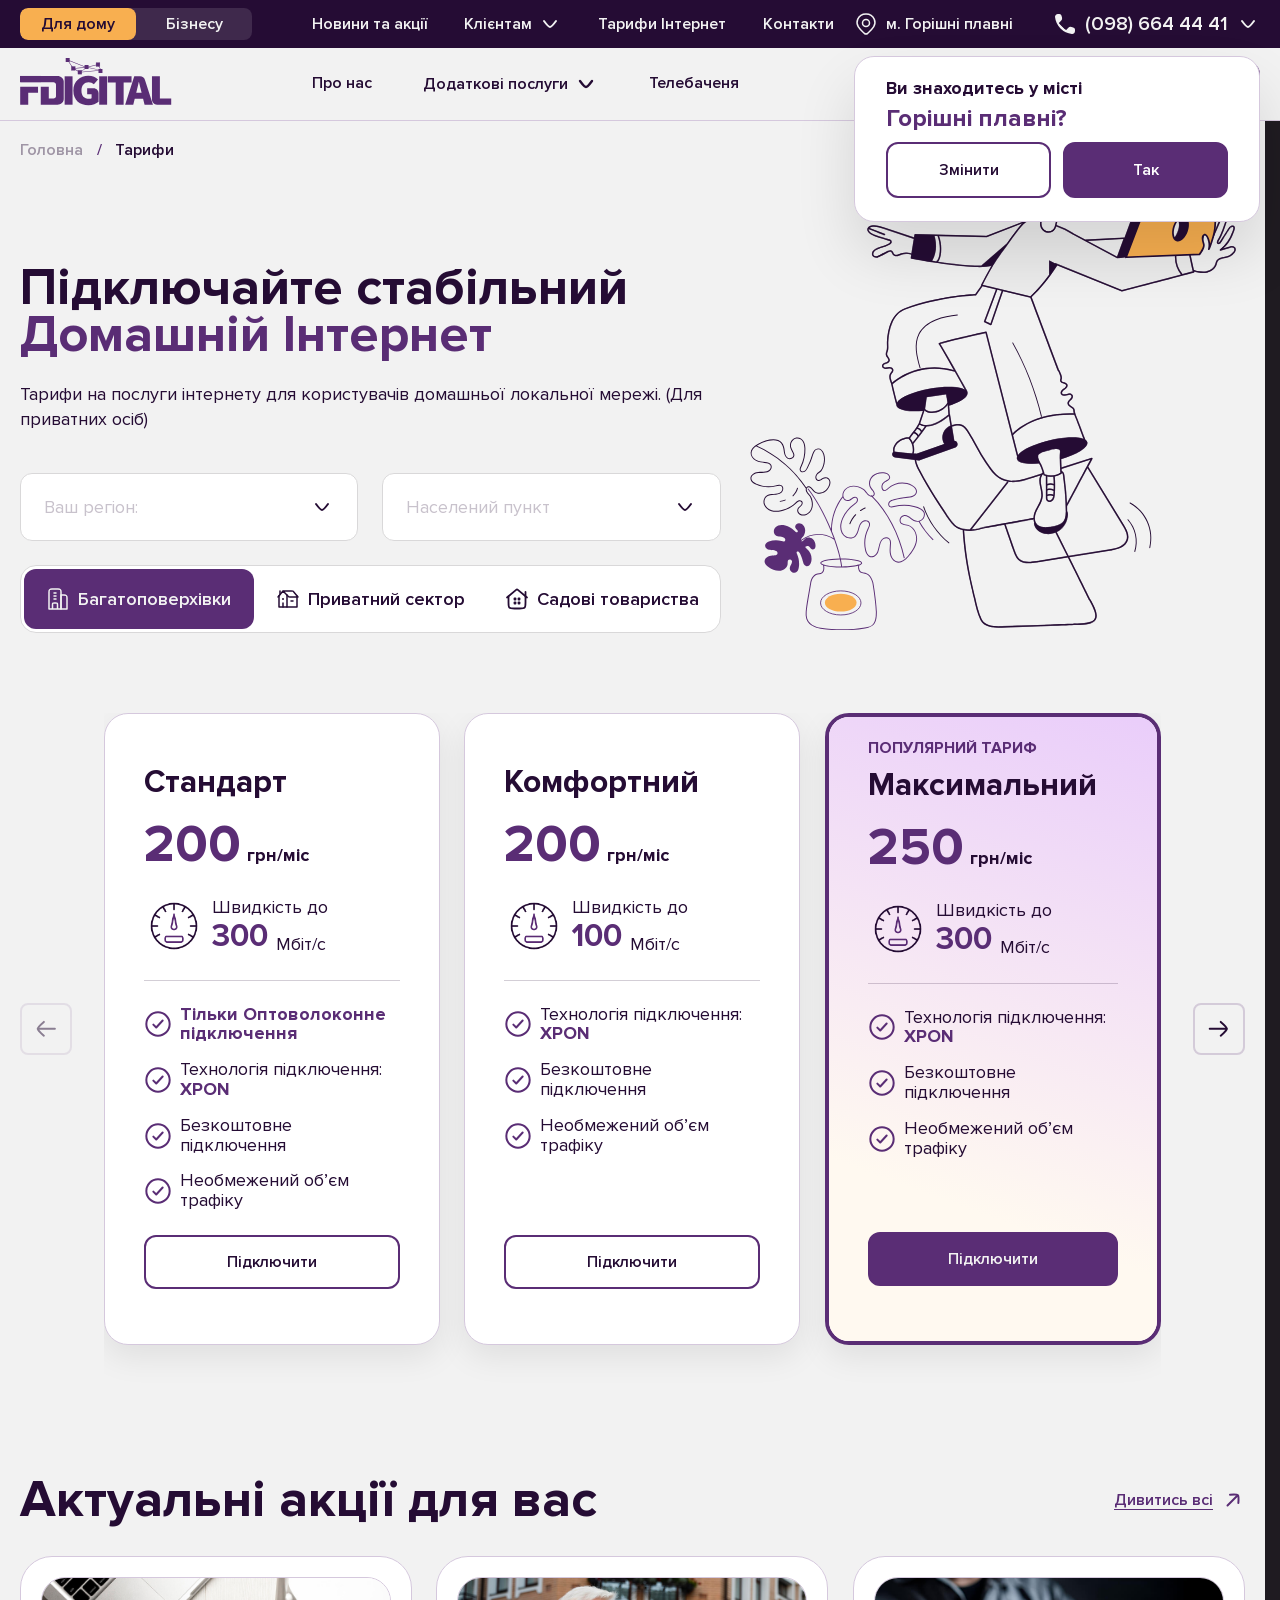
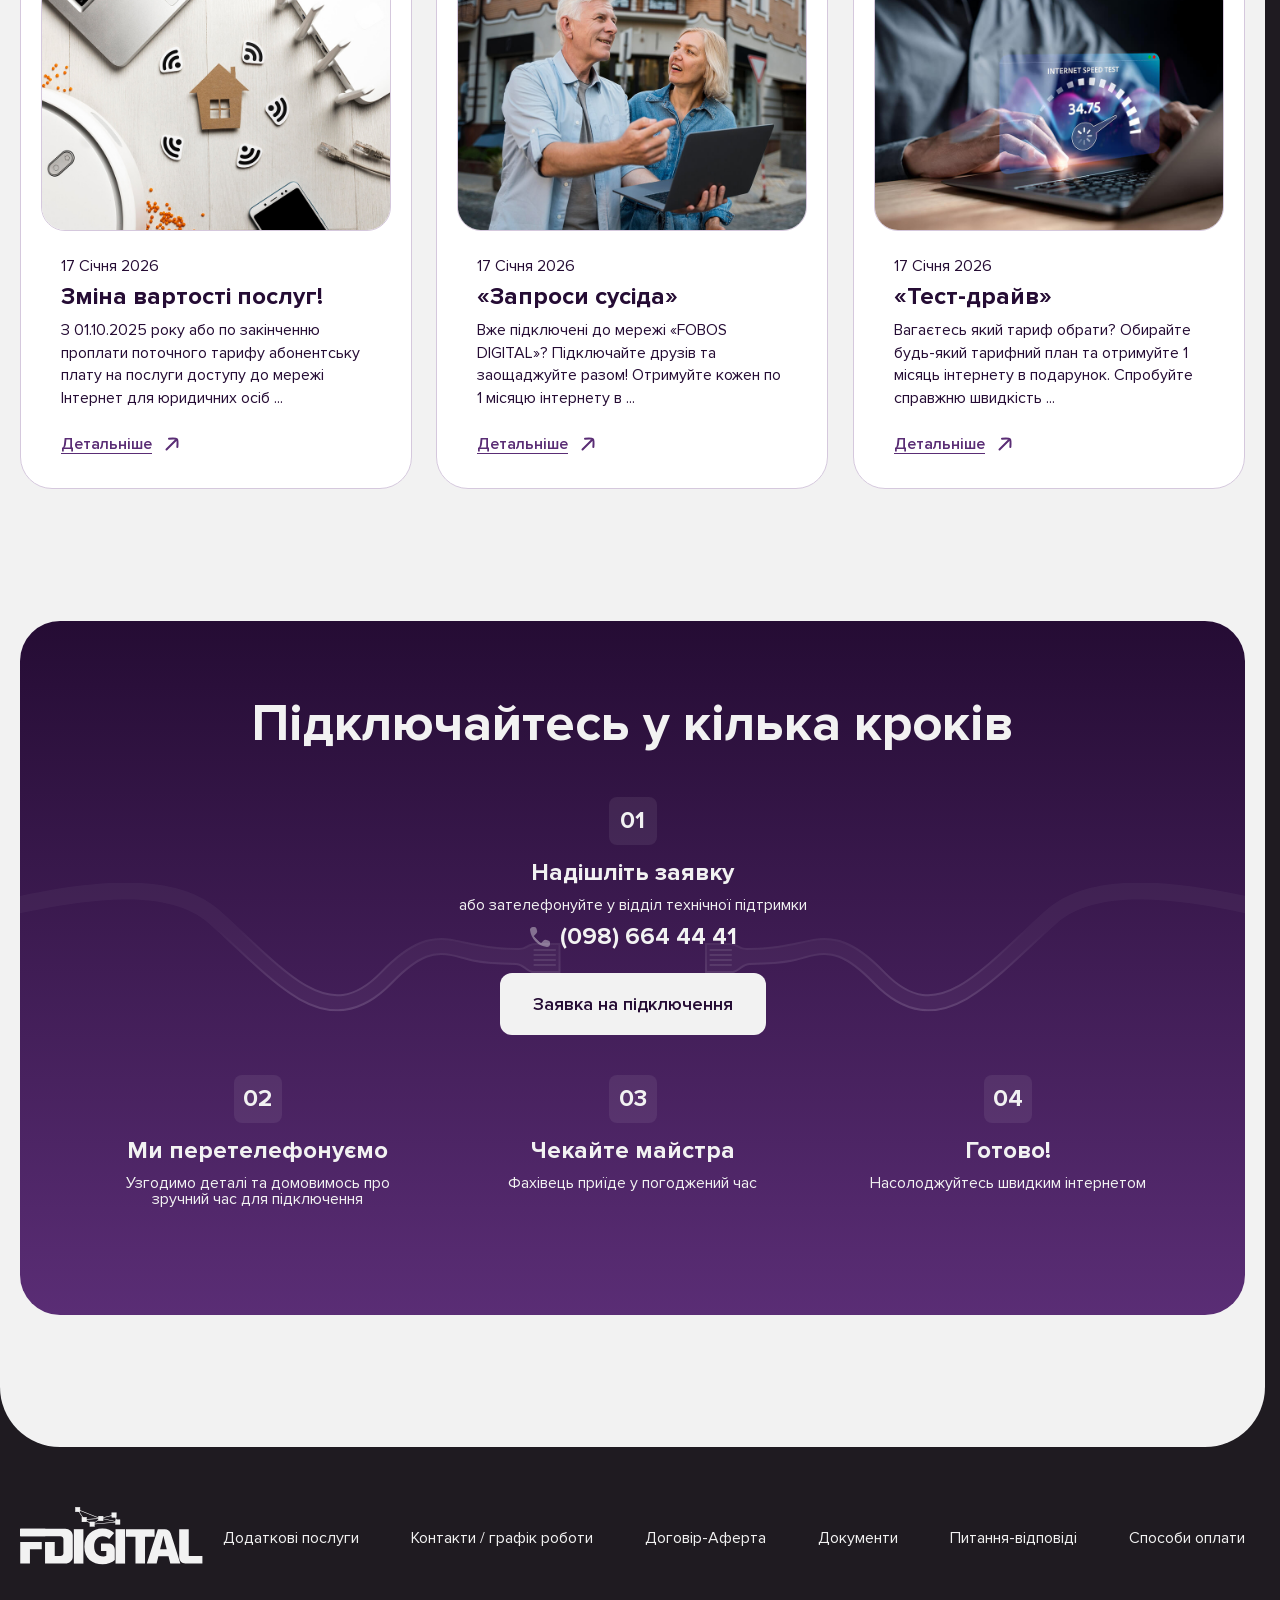
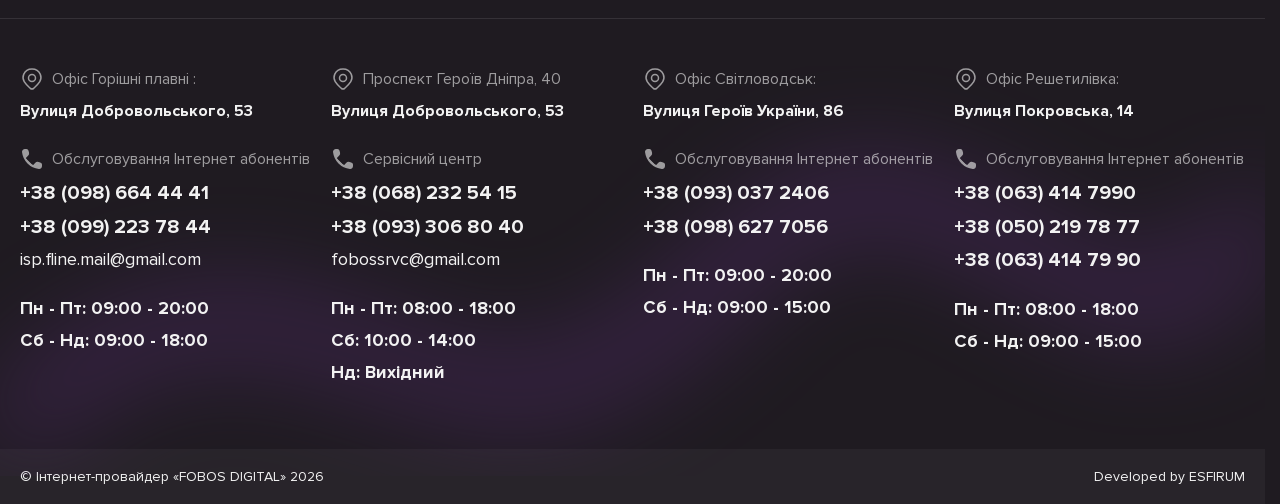
<file: tarifs.html>
<!DOCTYPE html>
<html lang="uk">

<head>
    <meta charset="UTF-8">
    <meta name="viewport" content="width=device-width, initial-scale=1.0">
    <link rel="icon" href="./assets/imgs/favicon/favicon.png" type="image/png">
    <title>Fobos Digital | Tarifs</title>
    <link rel="stylesheet" href="./assets/libs/swiper/swiper.min.css">
    <link rel="stylesheet" href="./assets/css/main.min.css">

    <script defer src="./assets/libs/swiper/swiper.min.js"></script>
    <script defer type="module" src="./assets/scripts/scripts.js"></script>
</head>

<body>
    <header class="header js-header">
        <div class="header__top">
            <div class="container">
                <div class="header__block">
                    <div class="header__target">
                        <button type="button" class="header__btn js-header-target">Для дому</button>
                        <button type="button" class="header__btn js-header-target">Бізнесу</button>
                    </div>
                    <ul class="header__menu">
                        <li>
                            <a href="javascript: void(0)">Новини та акції</a>
                        </li>
                        <li>
                            <a href="javascript: void(0)">Клієнтам</a>
                            <div class="submenu">
                                <ul class="submenu__box">
                                    <li>
                                        <a href="javascript: void(0)">Довірений платіж</a>
                                    </li>
                                    <li>
                                        <a href="javascript: void(0)">Варіанти оплати</a>
                                    </li>
                                    <li>
                                        <a href="javascript: void(0)">
                                            Розташування платіжних терміналів
                                        </a>
                                    </li>
                                    <li>
                                        <a href="javascript: void(0)">Інструкції щодо налаштування</a>
                                    </li>
                                    <li>
                                        <a href="javascript: void(0)">Докумени</a>
                                    </li>
                                    <li>
                                        <a href="javascript: void(0)">Договір оферти</a>
                                    </li>
                                </ul>
                            </div>
                        </li>
                        <li>
                            <a href="javascript: void(0)">Тарифи Інтернет</a>
                        </li>
                        <li>
                            <a href="javascript: void(0)">Контакти</a>
                        </li>
                    </ul>
                </div>
                <div class="header__contacts">
                    <div class="header__location">
                        <img src="./assets/imgs/ico/ico-pin.svg" alt="Icon">
                        <p>м. Горішні плавні</p>
                        <div class="location-box js-location-box">
                            <div class="location-box__inner">
                                <p class="location-box__text">Ви знаходитесь у місті</p>
                                <p class="location-box__title">Горішні плавні?</p>
                                <div class="location-box__controls js-loc-controls">
                                    <div class="location-box__btns">
                                        <button type="button" class="location-box__btn location-change js-change-loc">
                                            Змінити
                                        </button>
                                        <button type="button" class="location-box__btn location-submit js-submit-loc">
                                            Так
                                        </button>
                                    </div>
                                </div>
                                <div class="location-box__map js-loc-map">
                                    <div class="location-box__cities">
                                        <button type="button" class="location-box__city js-city-loc">
                                            м. Горішні плавні
                                        </button>
                                        <button type="button" class="location-box__city js-city-loc">
                                            м. Світловодськ
                                        </button>
                                        <button type="button" class="location-box__city js-city-loc">
                                            м. Решетилівка
                                        </button>
                                    </div>
                                </div>
                            </div>
                        </div>
                    </div>
                    <div class="header__phones js-header-phones">
                        <img src="./assets/imgs/ico/ico-call.svg" alt="Call">
                        <a href="tel:+380986644441" class="header__phone">(098) 664 44 41</a>
                        <div class="header__phones-box">
                            <div class="header__phones-items">
                                <a href="tel:+380986644441" class="header__phone">
                                    (098) 664 44 41
                                </a>
                                <a href="tel:+380986644441" class="header__phone">
                                    (098) 664 44 41
                                </a>
                            </div>
                        </div>
                    </div>
                </div>
                <button type="button" class="header__burger js-menu-trigger">
                    <span></span><span></span><span></span>
                </button>
            </div>
        </div>
        <div class="header__bot">
            <div class="container">
                <div class="header__block">
                    <a href="javascript: void(0)" class="header__logo">
                        <img width="152" height="52" src="./assets/imgs/ico/logo_prpl.svg" alt="Logo">
                    </a>
                    <ul class="header__routes">
                        <li>
                            <a href="javascript: void(0)">Про нас</a>
                        </li>
                        <li>
                            <a href="javascript: void(0)" class="megamenu-trigger">
                                Додаткові послуги
                            </a>
                            <div class="megamenu">
                                <div class="container">
                                    <div class="megamenu__box">
                                        <div class="megamenu__pic">
                                            <img src="./assets/imgs/megamenu.jpg" alt="Picture">
                                        </div>
                                        <ul class="megamenu__list">
                                            <li>
                                                <a href="javascript: void(0)">
                                                    <p>Домашній інтернет</p>
                                                    <span>Детальніше</span>
                                                </a>
                                            </li>
                                            <li>
                                                <a href="javascript: void(0)">
                                                    <p>Системи відеоспостереження</p>
                                                    <span>Детальніше</span>
                                                </a>
                                            </li>
                                            <li>
                                                <a href="javascript: void(0)">
                                                    <p>
                                                        Обслуговування, ремонт та заправка картриджів
                                                    </p>
                                                    <span>Детальніше</span>
                                                </a>
                                            </li>
                                            <li>
                                                <a href="javascript: void(0)">
                                                    <p>
                                                        Сервісне обслуговування, ремонт техніки
                                                    </p>
                                                    <span>Детальніше</span>
                                                </a>
                                            </li>
                                            <li>
                                                <a href="javascript: void(0)">
                                                    <p>
                                                        Побудова корпоративних мереж між офісами
                                                    </p>
                                                    <span>Детальніше</span>
                                                </a>
                                            </li>
                                            <li>
                                                <a href="javascript: void(0)">
                                                    <p>Побудова внутрішніх локальних мереж</p>
                                                    <span>Детальніше</span>
                                                </a>
                                            </li>
                                            <li>
                                                <a href="javascript: void(0)">
                                                    <p>Продаж та ліцензійний супровід ПЗ «M.E.Doc»</p>
                                                    <span>Детальніше</span>
                                                </a>
                                            </li>
                                            <li>
                                                <a href="javascript: void(0)">
                                                    <p>
                                                        Відокремлений пункт реєстрації ЕЦП ТОВ «ЦСК«Україна»
                                                    </p>
                                                    <span>Детальніше</span>
                                                </a>
                                            </li>
                                        </ul>
                                    </div>
                                </div>
                            </div>
                        </li>
                        <li>
                            <a href="javascript: void(0)">Телебаченя</a>
                        </li>
                    </ul>
                </div>
                <div class="header__controls">
                    <a href="javascript: void(0)" class="header__control">
                        <svg width="24" height="24" viewBox="0 0 24 24" fill="none" xmlns="http://www.w3.org/2000/svg">
                            <path
                                d="M2 12C2 8.46252 2 6.69377 3.0528 5.5129C3.22119 5.32403 3.40678 5.14935 3.60746 4.99087C4.86213 4 6.74142 4 10.5 4H13.5C17.2586 4 19.1379 4 20.3925 4.99087C20.5932 5.14935 20.7788 5.32403 20.9472 5.5129C22 6.69377 22 8.46252 22 12C22 15.5375 22 17.3062 20.9472 18.4871C20.7788 18.676 20.5932 18.8506 20.3925 19.0091C19.1379 20 17.2586 20 13.5 20H10.5C6.74142 20 4.86213 20 3.60746 19.0091C3.40678 18.8506 3.22119 18.676 3.0528 18.4871C2 17.3062 2 15.5375 2 12Z"
                                stroke="#5A2D75" stroke-width="1.5" stroke-linecap="round" stroke-linejoin="round" />
                            <path d="M10 16H11.5" stroke="#5A2D75" stroke-width="1.5" stroke-miterlimit="10"
                                stroke-linecap="round" stroke-linejoin="round" />
                            <path d="M14.5 16H18" stroke="#5A2D75" stroke-width="1.5" stroke-miterlimit="10"
                                stroke-linecap="round" stroke-linejoin="round" />
                            <path d="M2 9H22" stroke="#5A2D75" stroke-width="1.5" stroke-linejoin="round" />
                        </svg>
                        <span>Оплата</span>
                    </a>
                    <a href="javascript: void(0)" class="header__control">
                        <svg width="24" height="24" viewBox="0 0 24 24" fill="none" xmlns="http://www.w3.org/2000/svg">
                            <path
                                d="M17 8.5C17 5.73858 14.7614 3.5 12 3.5C9.23858 3.5 7 5.73858 7 8.5C7 11.2614 9.23858 13.5 12 13.5C14.7614 13.5 17 11.2614 17 8.5Z"
                                stroke="#5A2D75" stroke-width="2" stroke-linecap="round" stroke-linejoin="round" />
                            <path d="M19 20.5C19 16.634 15.866 13.5 12 13.5C8.13401 13.5 5 16.634 5 20.5"
                                stroke="#5A2D75" stroke-width="2" stroke-linecap="round" stroke-linejoin="round" />
                        </svg>
                        <span>Вхід до кабінету</span>
                    </a>
                </div>
            </div>
        </div>
    </header>
    <main class="main">
        <section class="applications">
            <div class="container">
                <div class="applications__content">
                    <ul class="breadcrumbs js-scroll">
                        <li>
                            <a href="javascript: void(0)">Головна</a>
                        </li>
                        <li>
                            <a href="javascript: void(0)">Тарифи</a>
                        </li>
                    </ul>
                    <div class="applications__pic desktop--visible js-scroll">
                        <img src="./assets/imgs/pic.svg" alt="Picture">
                    </div>
                    <h2 class="content-title js-scroll">
                        Підключайте стабільний <br> <span>Домашній Інтернет</span>
                    </h2>
                    <p class="applications__descr js-scroll">
                        Тарифи на послуги інтернету для користувачів домашньої локальної мережі. (Для приватних осіб)
                    </p>
                    <div class="applications__selects js-scroll">
                        <div class="select-box select-box--lght">
                            <select class="js-select" id="regionSelect" name="regionSelect">
                                <option value="" disabled selected>
                                    Ваш регіон:
                                </option>
                                <option value="1">Полтавська область</option>
                                <option value="2">Полтавська область 2</option>
                                <option value="3">Полтавська область 3</option>
                            </select>
                            <svg class="select-box__arrow" width="24" height="24" viewBox="0 0 24 24" fill="none"
                                xmlns="http://www.w3.org/2000/svg">
                                <path d="M18 9.00005C18 9.00005 13.5811 15 12 15C10.4188 15 6 9 6 9" stroke="#F2F2F2"
                                    stroke-width="2" stroke-linecap="round" stroke-linejoin="round" />
                            </svg>
                        </div>
                        <div class="select-box select-box--lght">
                            <select class="js-select" id="areaSelect" name="areaSelect">
                                <option value="" disabled selected>
                                    Населений пункт
                                </option>
                                <option value="1">м. Горішні плавні</option>
                                <option value="2">м. Горішні плавні 2</option>
                                <option value="3">м. Горішні плавні 3</option>
                            </select>
                            <svg class="select-box__arrow" width="24" height="24" viewBox="0 0 24 24" fill="none"
                                xmlns="http://www.w3.org/2000/svg">
                                <path d="M18 9.00005C18 9.00005 13.5811 15 12 15C10.4188 15 6 9 6 9" stroke="#F2F2F2"
                                    stroke-width="2" stroke-linecap="round" stroke-linejoin="round" />
                            </svg>
                        </div>
                    </div>
                    <div class="applications__target js-scroll">
                        <button type="button" class="applications__btn js-appl-btn">
                            <span>
                                <svg width="24" height="24" viewBox="0 0 24 24" fill="none"
                                    xmlns="http://www.w3.org/2000/svg">
                                    <path d="M12 2H6C3.518 2 3 2.518 3 5V22H15V5C15 2.518 14.482 2 12 2Z"
                                        stroke="#F2F2F2" stroke-width="1.5" stroke-linejoin="round" />
                                    <path d="M18 8H15V22H21V11C21 8.518 20.482 8 18 8Z" stroke="#F2F2F2"
                                        stroke-width="1.5" stroke-linejoin="round" />
                                    <path d="M8 6H10M8 9H10M8 12H10" stroke="#F2F2F2" stroke-width="1.5"
                                        stroke-linecap="round" stroke-linejoin="round" />
                                    <path
                                        d="M11.5 22V18C11.5 17.0572 11.5 16.5858 11.2071 16.2929C10.9142 16 10.4428 16 9.5 16H8.5C7.55719 16 7.08579 16 6.79289 16.2929C6.5 16.5858 6.5 17.0572 6.5 18V22"
                                        stroke="#F2F2F2" stroke-width="1.5" stroke-linejoin="round" />
                                </svg>
                                Багатоповерхівки
                            </span>
                        </button>
                        <button type="button" class="applications__btn js-appl-btn">
                            <span>
                                <svg width="24" height="24" viewBox="0 0 24 24" fill="none"
                                    xmlns="http://www.w3.org/2000/svg">
                                    <path
                                        d="M2 10L7 4M7 4L12.4142 9.41421C12.7032 9.70324 12.8478 9.84776 13.0315 9.92388C13.2153 10 13.4197 10 13.8284 10H22L18.1994 5.43926C17.6096 4.73152 17.3147 4.37764 16.9116 4.18882C16.5084 4 16.0478 4 15.1265 4H7Z"
                                        stroke="#250C34" stroke-width="1.5" stroke-linecap="round"
                                        stroke-linejoin="round" />
                                    <path d="M11 8V20H3V8.85714" stroke="#250C34" stroke-width="1.5"
                                        stroke-linecap="round" stroke-linejoin="round" />
                                    <path d="M11 20H21V9" stroke="#250C34" stroke-width="1.5" stroke-linecap="round"
                                        stroke-linejoin="round" />
                                    <path d="M4 7.5V4" stroke="#250C34" stroke-width="1.5" stroke-linecap="round"
                                        stroke-linejoin="round" />
                                    <path d="M7.00801 12H6.99902" stroke="#250C34" stroke-width="2"
                                        stroke-linecap="round" stroke-linejoin="round" />
                                    <path d="M7 20V16" stroke="#250C34" stroke-width="1.5" stroke-linecap="round"
                                        stroke-linejoin="round" />
                                    <path d="M15 14H17" stroke="#250C34" stroke-width="1.5" stroke-linecap="round"
                                        stroke-linejoin="round" />
                                </svg>
                                Приватний сектор
                            </span>
                        </button>
                        <button type="button" class="applications__btn js-appl-btn">
                            <span>
                                <svg width="20" height="20" viewBox="0 0 20 20" fill="none"
                                    xmlns="http://www.w3.org/2000/svg">
                                    <path
                                        d="M18.3332 8.74998L10.7353 2.3517C10.5294 2.17837 10.2689 2.08331 9.99984 2.08331C9.73075 2.08331 9.47025 2.17837 9.26442 2.3517L1.6665 8.74998"
                                        stroke="#141B34" stroke-width="1.5" stroke-linecap="round"
                                        stroke-linejoin="round" />
                                    <path
                                        d="M17.0832 4.16669V12.9167C17.0832 15.2737 17.0832 16.4522 16.3509 17.1844C15.6187 17.9167 14.4402 17.9167 12.0832 17.9167H7.9165C5.55948 17.9167 4.38097 17.9167 3.64874 17.1844C2.9165 16.4522 2.9165 15.2737 2.9165 12.9167V7.91669"
                                        stroke="#141B34" stroke-width="1.5" stroke-linecap="round"
                                        stroke-linejoin="round" />
                                    <path d="M8.74984 9.58331H7.9165V10.4166H8.74984V9.58331Z" stroke="#141B34"
                                        stroke-width="1.5" stroke-linecap="round" stroke-linejoin="round" />
                                    <path d="M12.0833 9.58331H11.25V10.4166H12.0833V9.58331Z" stroke="#141B34"
                                        stroke-width="1.5" stroke-linecap="round" stroke-linejoin="round" />
                                    <path d="M8.74984 12.9167H7.9165V13.75H8.74984V12.9167Z" stroke="#141B34"
                                        stroke-width="1.5" stroke-linecap="round" stroke-linejoin="round" />
                                    <path d="M12.0833 12.9167H11.25V13.75H12.0833V12.9167Z" stroke="#141B34"
                                        stroke-width="1.5" stroke-linecap="round" stroke-linejoin="round" />
                                </svg>
                                Садові товариства
                            </span>
                        </button>
                    </div>
                </div>
                <div class="applications__pic desktop--hidden js-scroll">
                    <img src="./assets/imgs/pic.svg" alt="Picture">
                </div>
            </div>
        </section>
        <section class="tariffs">
            <div class="container">
                <div class="tariffs__handler">
                    <button type="button" class="btn-nav js-tariffs-prev">
                        <svg width="40" height="40" viewBox="0 0 40 40" fill="none" xmlns="http://www.w3.org/2000/svg">
                            <path
                                d="M17.8608 12.9109C17.8608 12.9109 11.6892 18.187 11.6892 19.799C11.6892 21.4111 17.8608 26.6871 17.8608 26.6871M12.3745 19.799L28.8737 19.799"
                                stroke="#250C34" stroke-width="2" stroke-linecap="round" stroke-linejoin="round" />
                        </svg>
                    </button>
                    <div class="tariffs__slider swiper js-tariffs-slider">
                        <div class="tariffs__slider-wrapper swiper-wrapper">
                            <div class="tariffs__slider-slide swiper-slide">
                                <a href="javascript: void(0)" class="tariff-box js-scroll">
                                    <div class="tariff-box__head">
                                        <p class="tariff-box__name">Стандарт</p>
                                        <div class="tariff-box__price">
                                            <span>200</span>
                                            грн/міс
                                        </div>
                                        <div class="tariff-box__speed">
                                            <img src="./assets/imgs/gif/speed.gif" alt="Icon">
                                            <div class="tariff-box__info">
                                                <p>Швидкість до</p>
                                                <div class="row">
                                                    <span>300</span>
                                                    <p>Мбіт/с</p>
                                                </div>
                                            </div>
                                        </div>
                                    </div>
                                    <ul class="tariff-box__list">
                                        <li>
                                            <p>
                                                <span>Тільки Оптоволоконне підключення</span>
                                            </p>
                                        </li>
                                        <li>
                                            <p>
                                                Технологія підключення: <br> <span>XPON</span>
                                            </p>
                                        </li>
                                        <li>
                                            <p>Безкоштовне підключення</p>
                                        </li>
                                        <li>
                                            <p>Необмежений об’єм трафіку</p>
                                        </li>
                                    </ul>
                                    <div class="tariff-box__cta">Підключити</div>
                                </a>
                            </div>
                            <div class="tariffs__slider-slide swiper-slide">
                                <a href="javascript: void(0)" class="tariff-box js-scroll">
                                    <div class="tariff-box__head">
                                        <p class="tariff-box__name">Комфортний</p>
                                        <div class="tariff-box__price">
                                            <span>200</span>
                                            грн/міс
                                        </div>
                                        <div class="tariff-box__speed">
                                            <img src="./assets/imgs/gif/speed.gif" alt="Icon">
                                            <div class="tariff-box__info">
                                                <p>Швидкість до</p>
                                                <div class="row">
                                                    <span>100</span>
                                                    <p>Мбіт/с</p>
                                                </div>
                                            </div>
                                        </div>
                                    </div>
                                    <ul class="tariff-box__list">
                                        <li>
                                            <p>
                                                Технологія підключення: <br> <span>XPON</span>
                                            </p>
                                        </li>
                                        <li>
                                            <p>Безкоштовне підключення</p>
                                        </li>
                                        <li>
                                            <p>Необмежений об’єм трафіку</p>
                                        </li>
                                    </ul>
                                    <div class="tariff-box__cta">Підключити</div>
                                </a>
                            </div>
                            <div class="tariffs__slider-slide swiper-slide">
                                <a href="javascript: void(0)" class="tariff-box tariff-box--popular js-scroll">
                                    <span class="tariff-box__label">Популярний тариф</span>
                                    <div class="tariff-box__head">
                                        <p class="tariff-box__name">Максимальний</p>
                                        <div class="tariff-box__price">
                                            <span>250</span>
                                            грн/міс
                                        </div>
                                        <div class="tariff-box__speed">
                                            <img src="./assets/imgs/gif/speed.gif" alt="Icon">
                                            <div class="tariff-box__info">
                                                <p>Швидкість до</p>
                                                <div class="row">
                                                    <span>300</span>
                                                    <p>Мбіт/с</p>
                                                </div>
                                            </div>
                                        </div>
                                    </div>
                                    <ul class="tariff-box__list">
                                        <li>
                                            <p>
                                                Технологія підключення: <br> <span>XPON</span>
                                            </p>
                                        </li>
                                        <li>
                                            <p>Безкоштовне підключення</p>
                                        </li>
                                        <li>
                                            <p>Необмежений об’єм трафіку</p>
                                        </li>
                                    </ul>
                                    <div class="tariff-box__cta">Підключити</div>
                                </a>
                            </div>
                            <div class="tariffs__slider-slide swiper-slide">
                                <a href="javascript: void(0)" class="tariff-box js-scroll">
                                    <div class="tariff-box__head">
                                        <p class="tariff-box__name">Гигабітний</p>
                                        <div class="tariff-box__price">
                                            <span>300</span>
                                            грн/міс
                                        </div>
                                        <div class="tariff-box__speed">
                                            <img src="./assets/imgs/gif/speed.gif" alt="Icon">
                                            <div class="tariff-box__info">
                                                <p>Швидкість до</p>
                                                <div class="row">
                                                    <span>100</span>
                                                    <p>Мбіт/с</p>
                                                </div>
                                            </div>
                                        </div>
                                    </div>
                                    <ul class="tariff-box__list">
                                        <li>
                                            <p>
                                                Технологія підключення: <br> <span>XPON</span>
                                            </p>
                                        </li>
                                        <li>
                                            <p>Безкоштовне підключення</p>
                                        </li>
                                        <li>
                                            <p>Необмежений об’єм трафіку</p>
                                        </li>
                                    </ul>
                                    <div class="tariff-box__cta">Підключити</div>
                                </a>
                            </div>
                            <div class="tariffs__slider-slide swiper-slide">
                                <a href="javascript: void(0)" class="tariff-box js-scroll">
                                    <div class="tariff-box__head">
                                        <p class="tariff-box__name">Стандарт</p>
                                        <div class="tariff-box__price">
                                            <span>200</span>
                                            грн/міс
                                        </div>
                                        <div class="tariff-box__speed">
                                            <img src="./assets/imgs/gif/speed.gif" alt="Icon">
                                            <div class="tariff-box__info">
                                                <p>Швидкість до</p>
                                                <div class="row">
                                                    <span>300</span>
                                                    <p>Мбіт/с</p>
                                                </div>
                                            </div>
                                        </div>
                                    </div>
                                    <ul class="tariff-box__list">
                                        <li>
                                            <p>
                                                <span>Тільки Оптоволоконне підключення</span>
                                            </p>
                                        </li>
                                        <li>
                                            <p>
                                                Технологія підключення: <br> <span>XPON</span>
                                            </p>
                                        </li>
                                        <li>
                                            <p>Безкоштовне підключення</p>
                                        </li>
                                        <li>
                                            <p>Необмежений об’єм трафіку</p>
                                        </li>
                                    </ul>
                                    <div class="tariff-box__cta">Підключити</div>
                                </a>
                            </div>
                        </div>
                    </div>
                    <button type="button" class="btn-nav js-tariffs-next">
                        <svg width="40" height="40" viewBox="0 0 40 40" fill="none" xmlns="http://www.w3.org/2000/svg">
                            <path
                                d="M21.7374 12.9109C21.7374 12.9109 27.909 18.187 27.909 19.799C27.909 21.4111 21.7373 26.6871 21.7373 26.6871M27.2236 19.799L10.7245 19.799"
                                stroke="#250C34" stroke-width="2" stroke-linecap="round" stroke-linejoin="round" />
                        </svg>
                    </button>
                </div>
            </div>
        </section>
        <section class="news">
            <div class="container">
                <div class="news__head js-scroll">
                    <h2 class="content-title">Актуальні акції для вас</h2>
                    <a href="javascript: void(0)" class="link-more">
                        <span>Дивитись всі</span>
                        <svg width="24" height="24" viewBox="0 0 24 24" fill="none" xmlns="http://www.w3.org/2000/svg">
                            <path
                                d="M9 6.65032C9 6.65032 15.9383 6.10759 16.9154 7.08463C17.8925 8.06167 17.3496 15 17.3496 15M16.5 7.5L6.5 17.5"
                                stroke="#5A2D75" stroke-width="2" stroke-linecap="round" stroke-linejoin="round" />
                        </svg>
                    </a>
                </div>
                <div class="news__cards">
                    <a href="javascript: void(0)" class="blog-box js-scroll">
                        <div class="blog-box__pic">
                            <img src="./assets/imgs/blog_1.jpg" alt="Picture">
                        </div>
                        <div class="blog-box__content">
                            <span class="blog-box__date">17 Січня 2026</span>
                            <p class="blog-box__title">Зміна вартості послуг!</p>
                            <p class="blog-box__desce">
                                З 01.10.2025 року або по закінченню проплати поточного тарифу абонентську плату на
                                послуги доступу до мережі Інтернет для юридичних осіб ...
                            </p>
                        </div>
                        <div class="blog-box__deco">
                            <span>Детальніше</span>
                            <svg width="24" height="24" viewBox="0 0 24 24" fill="none"
                                xmlns="http://www.w3.org/2000/svg">
                                <path
                                    d="M9 6.65032C9 6.65032 15.9383 6.10759 16.9154 7.08463C17.8925 8.06167 17.3496 15 17.3496 15M16.5 7.5L6.5 17.5"
                                    stroke="#5A2D75" stroke-width="2" stroke-linecap="round" stroke-linejoin="round" />
                            </svg>
                        </div>
                    </a>
                    <a href="javascript: void(0)" class="blog-box js-scroll">
                        <div class="blog-box__pic">
                            <img src="./assets/imgs/blog_2.jpg" alt="Picture">
                        </div>
                        <div class="blog-box__content">
                            <span class="blog-box__date">17 Січня 2026</span>
                            <p class="blog-box__title">«Запроси сусіда»</p>
                            <p class="blog-box__desce">
                                Вже підключені до мережі «FOBOS DIGITAL»? Підключайте друзів та заощаджуйте разом!
                                Отримуйте кожен по 1 місяцю інтернету в ...
                            </p>
                        </div>
                        <div class="blog-box__deco">
                            <span>Детальніше</span>
                            <svg width="24" height="24" viewBox="0 0 24 24" fill="none"
                                xmlns="http://www.w3.org/2000/svg">
                                <path
                                    d="M9 6.65032C9 6.65032 15.9383 6.10759 16.9154 7.08463C17.8925 8.06167 17.3496 15 17.3496 15M16.5 7.5L6.5 17.5"
                                    stroke="#5A2D75" stroke-width="2" stroke-linecap="round" stroke-linejoin="round" />
                            </svg>
                        </div>
                    </a>
                    <a href="javascript: void(0)" class="blog-box js-scroll">
                        <div class="blog-box__pic">
                            <img src="./assets/imgs/blog_3.jpg" alt="Picture">
                        </div>
                        <div class="blog-box__content">
                            <span class="blog-box__date">17 Січня 2026</span>
                            <p class="blog-box__title">«Тест-драйв»</p>
                            <p class="blog-box__desce">
                                Вагаєтесь який тариф обрати? Обирайте будь-який тарифний план та отримуйте 1 місяць
                                інтернету в подарунок. Спробуйте справжню швидкість ...
                            </p>
                        </div>
                        <div class="blog-box__deco">
                            <span>Детальніше</span>
                            <svg width="24" height="24" viewBox="0 0 24 24" fill="none"
                                xmlns="http://www.w3.org/2000/svg">
                                <path
                                    d="M9 6.65032C9 6.65032 15.9383 6.10759 16.9154 7.08463C17.8925 8.06167 17.3496 15 17.3496 15M16.5 7.5L6.5 17.5"
                                    stroke="#5A2D75" stroke-width="2" stroke-linecap="round" stroke-linejoin="round" />
                            </svg>
                        </div>
                    </a>
                </div>
            </div>
        </section>
        <section class="connected">
            <div class="container">
                <div class="connected__content">
                    <h2 class="content-title js-scroll">Підключайтесь у кілька кроків</h2>
                    <ul class="connected__list">
                        <li class="connected__item js-scroll">
                            <p class="connected__subtitle">Надішліть заявку</p>
                            <p class="connected__text">
                                або зателефонуйте у відділ технічної підтримки
                            </p>
                            <a href="tel:+380986644441" class="connected__phone">
                                <img src="./assets/imgs/ico/ico-call_gr.svg" alt="Icon">
                                (098) 664 44 41
                            </a>
                            <a href="javascript: void(0)" class="connected__cta js-modal-trigger">
                                Заявка на підключення
                            </a>
                        </li>
                        <li class="connected__item js-scroll">
                            <p class="connected__subtitle">Ми перетелефонуємо</p>
                            <p class="connected__text">
                                Узгодимо деталі та домовимось про зручний час для підключення
                            </p>
                        </li>
                        <li class="connected__item js-scroll">
                            <p class="connected__subtitle">Чекайте майстра</p>
                            <p class="connected__text">
                                Фахівець приїде у погоджений час
                            </p>
                        </li>
                        <li class="connected__item js-scroll">
                            <p class="connected__subtitle">Готово!</p>
                            <p class="connected__text">
                                Насолоджуйтесь швидким інтернетом
                            </p>
                        </li>
                    </ul>
                    <div class="connected__deco deco-l">
                        <img src="./assets/imgs/connect-l.svg" alt="">
                    </div>
                    <div class="connected__deco deco-r">
                        <img src="./assets/imgs/connect-r.svg" alt="">
                    </div>
                </div>
            </div>
        </section>
    </main>
    <footer class="footer">
        <div class="footer__top">
            <div class="container">
                <div class="footer__logo">
                    <img width="219" height="75" src="./assets/imgs/ico/logo_wht.svg" alt="Logo">
                </div>
                <ul class="footer__menu">
                    <li>
                        <a href="javascript: void(0)">Додаткові послуги</a>
                    </li>
                    <li>
                        <a href="javascript: void(0)">Контакти / графік роботи</a>
                    </li>
                    <li>
                        <a href="javascript: void(0)">Договір-Аферта</a>
                    </li>
                    <li>
                        <a href="javascript: void(0)">Документи</a>
                    </li>
                    <li>
                        <a href="javascript: void(0)">Питання-відповіді </a>
                    </li>
                    <li>
                        <a href="javascript: void(0)">Способи оплати</a>
                    </li>
                </ul>
            </div>
        </div>
        <div class="footer__bot">
            <div class="container">
                <div class="footer__info">
                    <div class="footer__box">
                        <div class="footer__location">
                            <div class="footer__heading">
                                <img src="./assets/imgs/ico/ico-pin.svg" alt="Icon">
                                <p>Офіс Горішні плавні :</p>
                            </div>
                            <p class="footer__address">Вулиця Добровольського, 53</p>
                        </div>
                        <div class="footer__calling">
                            <div class="footer__heading">
                                <img src="./assets/imgs/ico/ico-call.svg" alt="Icon">
                                <p>Обслуговування Інтернет абонентів </p>
                            </div>
                            <ul class="footer__list">
                                <li>
                                    <a href="tel:+380986644441" class="footer__tel">
                                        +38 (098) 664 44 41
                                    </a>
                                </li>
                                <li>
                                    <a href="tel:+380992237844" class="footer__tel">
                                        +38 (099) 223 78 44
                                    </a>
                                </li>
                                <li>
                                    <a href="mailto:isp.fline.mail@gmail.com"
                                        class="footer__mail">isp.fline.mail@gmail.com</a>
                                </li>
                            </ul>
                        </div>
                        <div class="footer__schedule">
                            <ul class="footer__list">
                                <li class="footer__timing">Пн - Пт: 09:00 - 20:00</li>
                                <li class="footer__timing">Сб - Нд: 09:00 - 18:00</li>
                            </ul>
                        </div>
                    </div>
                    <div class="footer__box">
                        <div class="footer__location">
                            <div class="footer__heading">
                                <img src="./assets/imgs/ico/ico-pin.svg" alt="Icon">
                                <p>Проспект Героїв Дніпра, 40</p>
                            </div>
                            <p class="footer__address">Вулиця Добровольського, 53</p>
                        </div>
                        <div class="footer__calling">
                            <div class="footer__heading">
                                <img src="./assets/imgs/ico/ico-call.svg" alt="Icon">
                                <p>Сервісний центр</p>
                            </div>
                            <ul class="footer__list">
                                <li>
                                    <a href="tel:+380682325415" class="footer__tel">
                                        +38 (068) 232 54 15
                                    </a>
                                </li>
                                <li>
                                    <a href="tel:+380933068040" class="footer__tel">
                                        +38 (093) 306 80 40
                                    </a>
                                </li>
                                <li>
                                    <a href="mailto:fobossrvc@gmail.com" class="footer__mail">fobossrvc@gmail.com</a>
                                </li>
                            </ul>
                        </div>
                        <div class="footer__schedule">
                            <ul class="footer__list">
                                <li class="footer__timing">Пн - Пт: 08:00 - 18:00</li>
                                <li class="footer__timing">Сб: 10:00 - 14:00</li>
                                <li class="footer__timing">Нд: Вихідний</li>
                            </ul>
                        </div>
                    </div>
                    <div class="footer__box">
                        <div class="footer__location">
                            <div class="footer__heading">
                                <img src="./assets/imgs/ico/ico-pin.svg" alt="Icon">
                                <p>Офіс Світловодськ:</p>
                            </div>
                            <p class="footer__address">Вулиця Героїв України, 86</p>
                        </div>
                        <div class="footer__calling">
                            <div class="footer__heading">
                                <img src="./assets/imgs/ico/ico-call.svg" alt="Icon">
                                <p>Обслуговування Інтернет абонентів</p>
                            </div>
                            <ul class="footer__list">
                                <li>
                                    <a href="tel:+380930372406" class="footer__tel">
                                        +38 (093) 037 2406
                                    </a>
                                </li>
                                <li>
                                    <a href="tel:+380986277056" class="footer__tel">
                                        +38 (098) 627 7056
                                    </a>
                                </li>
                            </ul>
                        </div>
                        <div class="footer__schedule">
                            <ul class="footer__list">
                                <li class="footer__timing">Пн - Пт: 09:00 - 20:00</li>
                                <li class="footer__timing">Сб - Нд: 09:00 - 15:00</li>
                            </ul>
                        </div>
                    </div>
                    <div class="footer__box">
                        <div class="footer__location">
                            <div class="footer__heading">
                                <img src="./assets/imgs/ico/ico-pin.svg" alt="Icon">
                                <p>Офіс Решетилівка:</p>
                            </div>
                            <p class="footer__address">Вулиця Покровська, 14</p>
                        </div>
                        <div class="footer__calling">
                            <div class="footer__heading">
                                <img src="./assets/imgs/ico/ico-call.svg" alt="Icon">
                                <p>Обслуговування Інтернет абонентів</p>
                            </div>
                            <ul class="footer__list">
                                <li>
                                    <a href="tel:+380634147990" class="footer__tel">
                                        +38 (063) 414 7990
                                    </a>
                                </li>
                                <li>
                                    <a href="tel:+380502197877" class="footer__tel">
                                        +38 (050) 219 78 77
                                    </a>
                                </li>
                                <li>
                                    <a href="tel:+380634147990" class="footer__tel">
                                        +38 (063) 414 79 90
                                    </a>
                                </li>
                            </ul>
                        </div>
                        <div class="footer__schedule">
                            <ul class="footer__list">
                                <li class="footer__timing">Пн - Пт: 08:00 - 18:00</li>
                                <li class="footer__timing">Сб - Нд: 09:00 - 15:00</li>
                            </ul>
                        </div>
                    </div>
                </div>
            </div>
        </div>
        <div class="footer__copy">
            <div class="container">
                <p>© Інтернет-провайдер «FOBOS DIGITAL» 2026</p>
                <p>Developed by <a href="javascript: void(0)" target="_blank">ESFIRUM</a></p>
            </div>
        </div>
        <div class="footer__deco">
            <img src="./assets/imgs/ico/footer-deco.svg" alt="">
        </div>
    </footer>
    <div class="request-form js-modal-form">
        <div class="container">
            <div class="request-form__content js-modal-content">
                <button type="button" class="request-form__close js-modal-close">
                    <svg width="32" height="32" viewBox="0 0 32 32" fill="none" xmlns="http://www.w3.org/2000/svg">
                        <path d="M24 8L8.00108 23.9989M23.9989 24L8 8.00113" stroke="#5A2D75" stroke-width="2"
                            stroke-linecap="round" stroke-linejoin="round" />
                    </svg>
                </button>
                <h2 class="content-title">Заявка на підключення</h2>
                <p class="request-form__text">
                    Залиште Ваші контакти і менеджери Fobos Digital зв'яжуться з Вами найближчим часом
                </p>
                <div class="request-form__flow">
                    <form>
                        <div class="request-form__fields">
                            <div class="form-field form-field--required">
                                <label class="form-field__title" for="contactName">
                                    Ваше ім’я
                                </label>
                                <input required class="form-field__box" type="text" name="contactName" id="contactName"
                                    placeholder="Як до вас звертатись?">
                            </div>
                            <div class="form-field form-field--required">
                                <label class="form-field__title" for="contactPhone">
                                    Номер телефону
                                </label>
                                <input required class="form-field__box" type="text" name="contactPhone"
                                    id="contactPhone" placeholder="+38 (XXX) XXX XX XX">
                            </div>
                            <div class="request-form__selects">
                                <div class="select-box select-box--lght">
                                    <select class="js-select" id="regionSelectModal" name="regionSelectModal">
                                        <option value="" disabled selected>
                                            Ваш регіон:
                                        </option>
                                        <option value="1">Полтавська область</option>
                                        <option value="2">Полтавська область 2</option>
                                        <option value="3">Полтавська область 3</option>
                                    </select>
                                    <svg class="select-box__arrow" width="24" height="24" viewBox="0 0 24 24"
                                        fill="none" xmlns="http://www.w3.org/2000/svg">
                                        <path d="M18 9.00005C18 9.00005 13.5811 15 12 15C10.4188 15 6 9 6 9"
                                            stroke="#F2F2F2" stroke-width="2" stroke-linecap="round"
                                            stroke-linejoin="round" />
                                    </svg>
                                </div>
                                <div class="select-box select-box--lght">
                                    <select class="js-select" id="areaSelectModal" name="areaSelectModal">
                                        <option value="" disabled selected>
                                            Населений пункт
                                        </option>
                                        <option value="1">м. Горішні плавні</option>
                                        <option value="2">м. Горішні плавні 2</option>
                                        <option value="3">м. Горішні плавні 3</option>
                                    </select>
                                    <svg class="select-box__arrow" width="24" height="24" viewBox="0 0 24 24"
                                        fill="none" xmlns="http://www.w3.org/2000/svg">
                                        <path d="M18 9.00005C18 9.00005 13.5811 15 12 15C10.4188 15 6 9 6 9"
                                            stroke="#F2F2F2" stroke-width="2" stroke-linecap="round"
                                            stroke-linejoin="round" />
                                    </svg>
                                </div>
                            </div>
                            <div class="form-consent">
                                <input name="contactConsent" id="contactConsent" type="checkbox"
                                    class="form-consent__box">
                                <label for="contactConsent" class="form-consent__title">
                                    Я прочитав(ла) і погоджуюсь з умовами "Політики конфіденційності"*
                                </label>
                            </div>
                        </div>
                        <button type="submit" class="form-submit">
                            Залишити заявку
                        </button>
                    </form>
                </div>
            </div>
        </div>
    </div>
    <div class="mobile-menu js-mob-menu">
        <div class="container">
            <div class="mobile-menu__content">
                <div class="mobile-menu__target">
                    <button type="button" class="mobile-menu__btn js-menu-target">Для дому</button>
                    <button type="button" class="mobile-menu__btn js-menu-target">Бізнесу</button>
                </div>

                <ul class="mobile-menu__list">
                    <li>
                        <a href="javascript: void(0)">Про нас</a>
                    </li>
                    <li>
                        <a href="javascript: void(0)">Додаткові послуги</a>
                        <ul>
                            <li>
                                <button type="button">Додаткові послуги</button>
                            </li>
                            <li>
                                <a href="javascript: void(0)">Домашній інтернет</a>
                            </li>
                            <li>
                                <a href="javascript: void(0)">
                                    Побудова корпоративних
                                    мереж між офісами
                                </a>
                            </li>
                            <li>
                                <a href="javascript: void(0)">Системи відеоспостереження</a>
                            </li>
                            <li>
                                <a href="javascript: void(0)">
                                    Побудова внутрішніх локальних мереж
                                </a>
                            </li>
                            <li>
                                <a href="javascript: void(0)">
                                    Обслуговування, ремонт та заправка картриджів
                                </a>
                            </li>
                            <li>
                                <a href="javascript: void(0)">
                                    Продаж та ліцензійний
                                    супровід ПЗ «M.E.Doc»
                                </a>
                            </li>
                            <li>
                                <a href="javascript: void(0)">
                                    Сервісне обслуговування, ремонт техніки
                                </a>
                            </li>
                            <li>
                                <a href="javascript: void(0)">
                                    Відокремлений пункт реєстрації ЕЦП ТОВ «ЦСК«Україна»
                                </a>
                            </li>
                        </ul>
                    </li>
                    <li>
                        <a href="javascript: void(0)">Телебаченя</a>
                    </li>
                    <li>
                        <a href="javascript: void(0)">Новини та акції</a>
                    </li>
                    <li>
                        <a href="javascript: void(0)">Клієнтам</a>
                        <ul>
                            <li>
                                <button type="button">Клієнтам</button>
                            </li>
                            <li>
                                <a href="javascript: void(0)">Довірений платіж</a>
                            </li>
                            <li>
                                <a href="javascript: void(0)">Варіанти оплати</a>
                            </li>
                            <li>
                                <a href="javascript: void(0)">Розташування платіжних терміналів</a>
                            </li>
                            <li>
                                <a href="javascript: void(0)">Інструкції щодо налаштування</a>
                            </li>
                            <li>
                                <a href="javascript: void(0)">Докумени</a>
                            </li>
                            <li>
                                <a href="javascript: void(0)">Договір оферти</a>
                            </li>
                        </ul>
                    </li>
                    <li>
                        <a href="javascript: void(0)">Тарифи Інтернет</a>
                    </li>
                    <li>
                        <a href="javascript: void(0)">Контакти</a>
                    </li>
                </ul>
                <a href="javascript: void(0)" class="mobile-menu__cta js-modal-trigger">
                    Замовити підключення
                </a>
            </div>
        </div>
    </div>
</body>

</html>
</file>
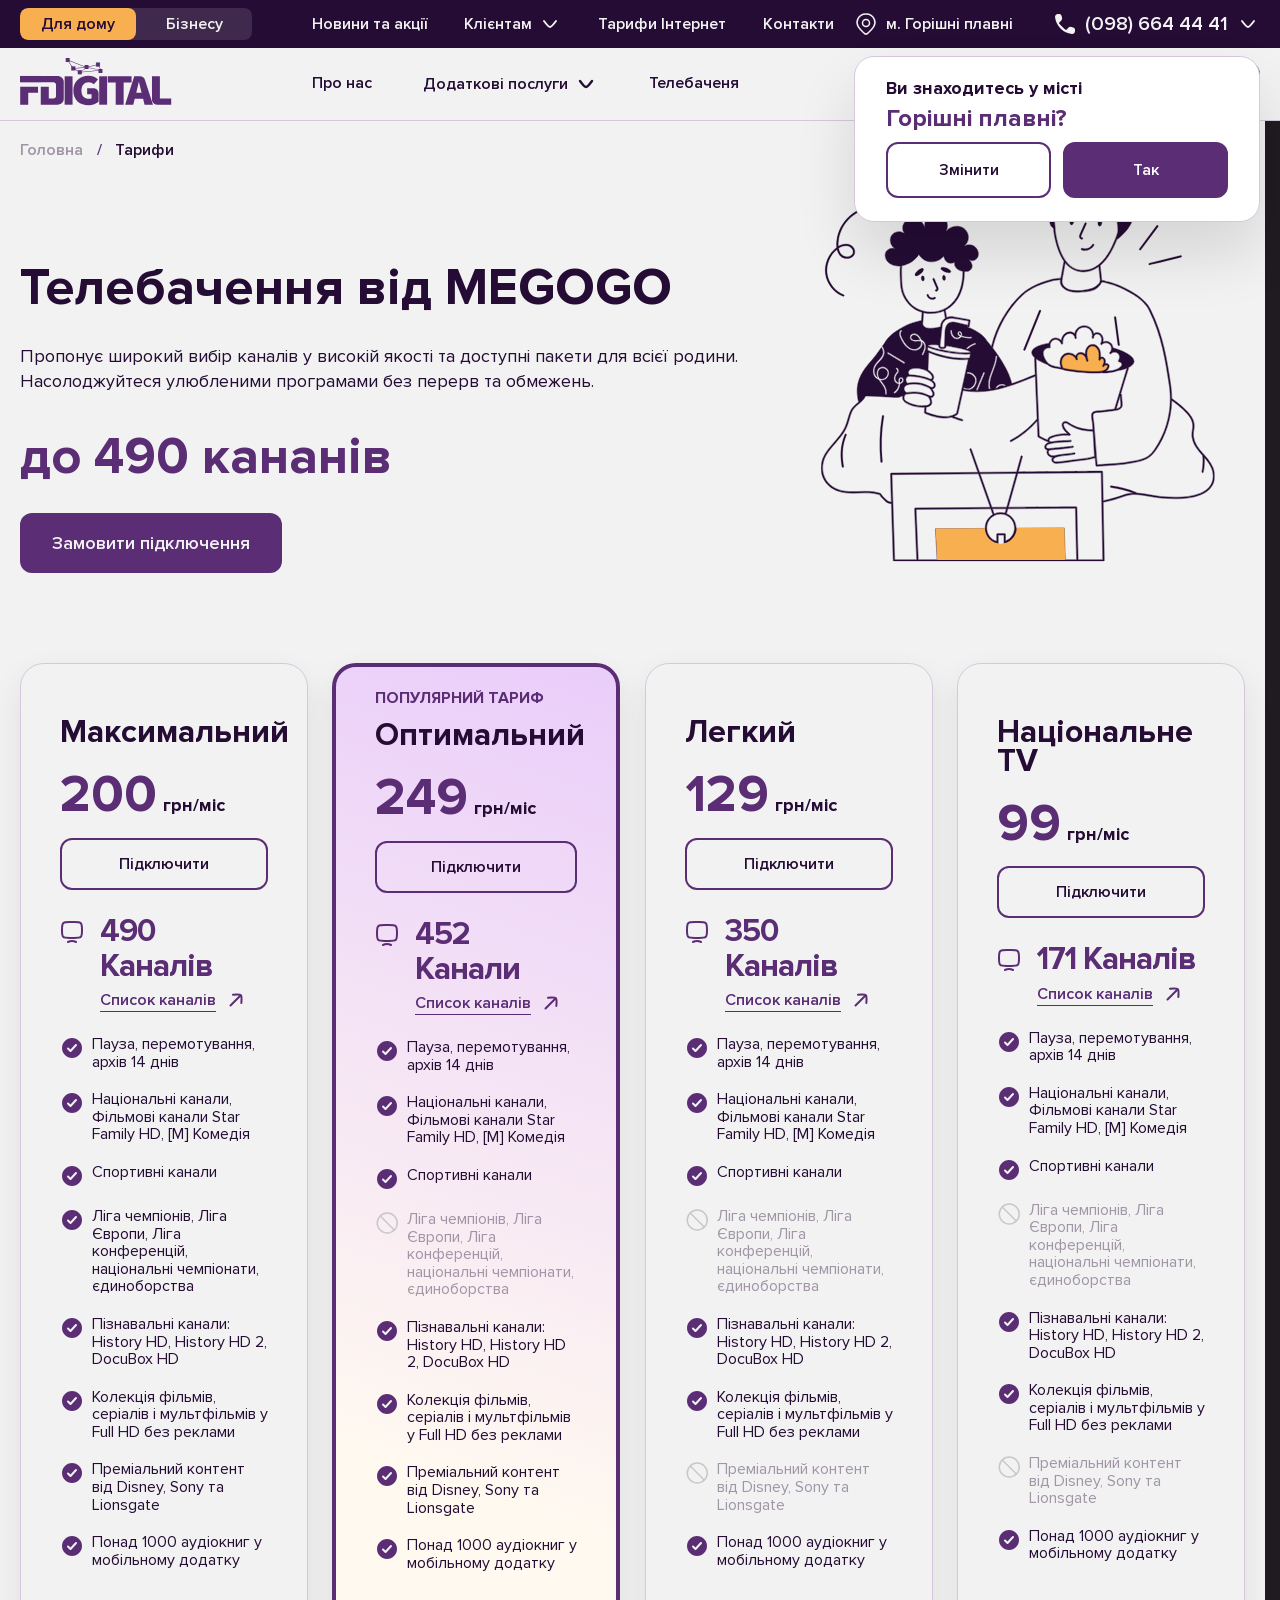
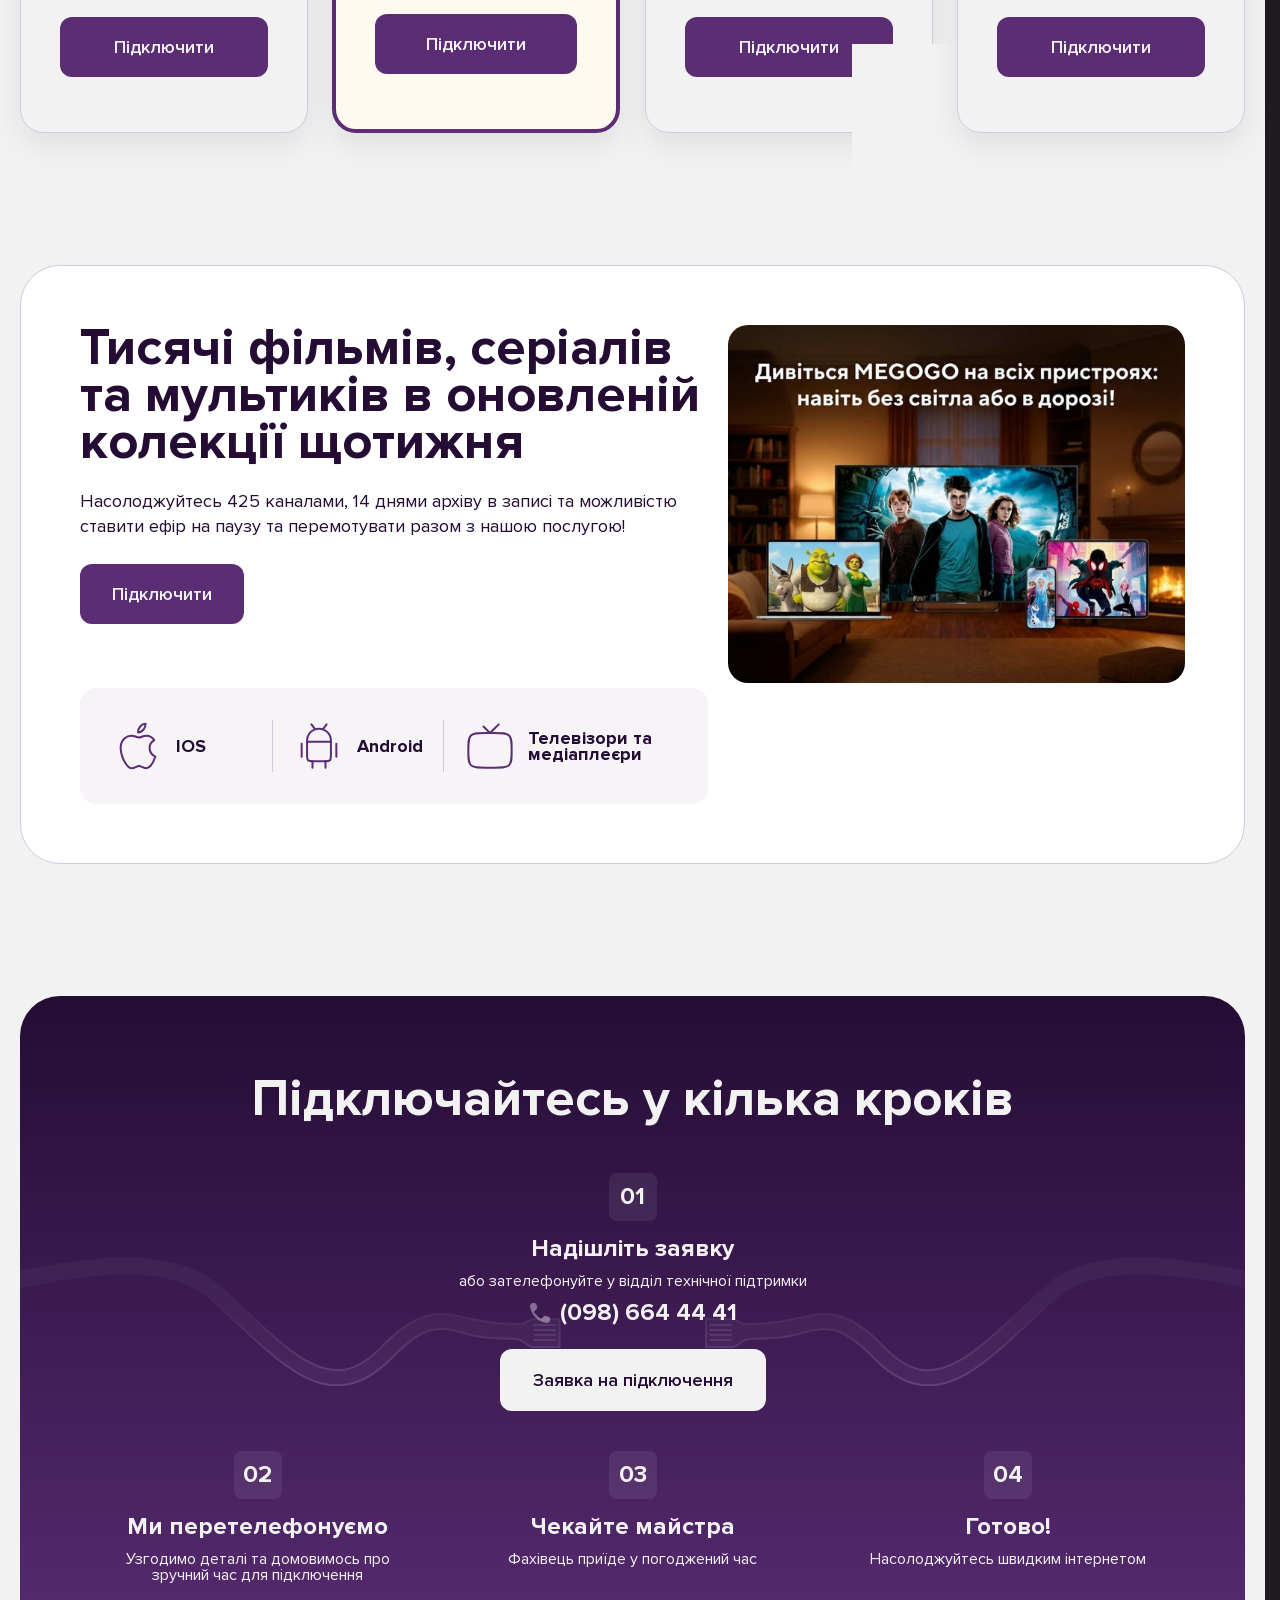
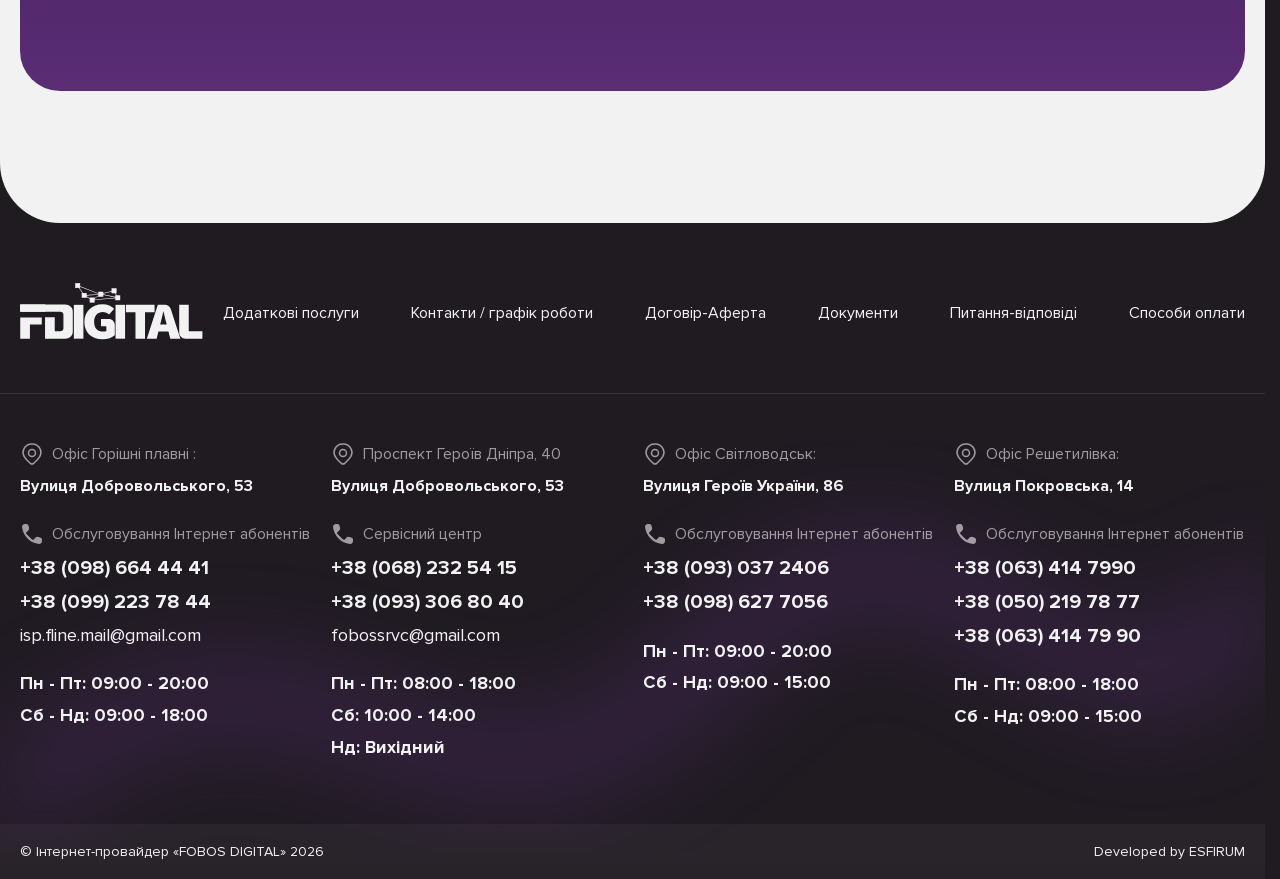
<file: tv.html>
<!DOCTYPE html>
<html lang="uk">

<head>
    <meta charset="UTF-8">
    <meta name="viewport" content="width=device-width, initial-scale=1.0">
    <link rel="icon" href="./assets/imgs/favicon/favicon.png" type="image/png">
    <title>Fobos Digital | TV</title>
    <link rel="stylesheet" href="./assets/css/main.min.css">
    <script defer type="module" src="./assets/scripts/scripts.js"></script>
</head>

<body>
    <header class="header js-header">
        <div class="header__top">
            <div class="container">
                <div class="header__block">
                    <div class="header__target">
                        <button type="button" class="header__btn js-header-target">Для дому</button>
                        <button type="button" class="header__btn js-header-target">Бізнесу</button>
                    </div>
                    <ul class="header__menu">
                        <li>
                            <a href="javascript: void(0)">Новини та акції</a>
                        </li>
                        <li>
                            <a href="javascript: void(0)">Клієнтам</a>
                            <div class="submenu">
                                <ul class="submenu__box">
                                    <li>
                                        <a href="javascript: void(0)">Довірений платіж</a>
                                    </li>
                                    <li>
                                        <a href="javascript: void(0)">Варіанти оплати</a>
                                    </li>
                                    <li>
                                        <a href="javascript: void(0)">
                                            Розташування платіжних терміналів
                                        </a>
                                    </li>
                                    <li>
                                        <a href="javascript: void(0)">Інструкції щодо налаштування</a>
                                    </li>
                                    <li>
                                        <a href="javascript: void(0)">Докумени</a>
                                    </li>
                                    <li>
                                        <a href="javascript: void(0)">Договір оферти</a>
                                    </li>
                                </ul>
                            </div>
                        </li>
                        <li>
                            <a href="javascript: void(0)">Тарифи Інтернет</a>
                        </li>
                        <li>
                            <a href="javascript: void(0)">Контакти</a>
                        </li>
                    </ul>
                </div>
                <div class="header__contacts">
                    <div class="header__location">
                        <img src="./assets/imgs/ico/ico-pin.svg" alt="Icon">
                        <p>м. Горішні плавні</p>
                        <div class="location-box js-location-box">
                            <div class="location-box__inner">
                                <p class="location-box__text">Ви знаходитесь у місті</p>
                                <p class="location-box__title">Горішні плавні?</p>
                                <div class="location-box__controls js-loc-controls">
                                    <div class="location-box__btns">
                                        <button type="button" class="location-box__btn location-change js-change-loc">
                                            Змінити
                                        </button>
                                        <button type="button" class="location-box__btn location-submit js-submit-loc">
                                            Так
                                        </button>
                                    </div>
                                </div>
                                <div class="location-box__map js-loc-map">
                                    <div class="location-box__cities">
                                        <button type="button" class="location-box__city js-city-loc">
                                            м. Горішні плавні
                                        </button>
                                        <button type="button" class="location-box__city js-city-loc">
                                            м. Світловодськ
                                        </button>
                                        <button type="button" class="location-box__city js-city-loc">
                                            м. Решетилівка
                                        </button>
                                    </div>
                                </div>
                            </div>
                        </div>
                    </div>
                    <div class="header__phones js-header-phones">
                        <img src="./assets/imgs/ico/ico-call.svg" alt="Call">
                        <a href="tel:+380986644441" class="header__phone">(098) 664 44 41</a>
                        <div class="header__phones-box">
                            <div class="header__phones-items">
                                <a href="tel:+380986644441" class="header__phone">
                                    (098) 664 44 41
                                </a>
                                <a href="tel:+380986644441" class="header__phone">
                                    (098) 664 44 41
                                </a>
                            </div>
                        </div>
                    </div>
                </div>
                <button type="button" class="header__burger js-menu-trigger">
                    <span></span><span></span><span></span>
                </button>
            </div>
        </div>
        <div class="header__bot">
            <div class="container">
                <div class="header__block">
                    <a href="javascript: void(0)" class="header__logo">
                        <img width="152" height="52" src="./assets/imgs/ico/logo_prpl.svg" alt="Logo">
                    </a>
                    <ul class="header__routes">
                        <li>
                            <a href="javascript: void(0)">Про нас</a>
                        </li>
                        <li>
                            <a href="javascript: void(0)" class="megamenu-trigger">
                                Додаткові послуги
                            </a>
                            <div class="megamenu">
                                <div class="container">
                                    <div class="megamenu__box">
                                        <div class="megamenu__pic">
                                            <img src="./assets/imgs/megamenu.jpg" alt="Picture">
                                        </div>
                                        <ul class="megamenu__list">
                                            <li>
                                                <a href="javascript: void(0)">
                                                    <p>Домашній інтернет</p>
                                                    <span>Детальніше</span>
                                                </a>
                                            </li>
                                            <li>
                                                <a href="javascript: void(0)">
                                                    <p>Системи відеоспостереження</p>
                                                    <span>Детальніше</span>
                                                </a>
                                            </li>
                                            <li>
                                                <a href="javascript: void(0)">
                                                    <p>
                                                        Обслуговування, ремонт та заправка картриджів
                                                    </p>
                                                    <span>Детальніше</span>
                                                </a>
                                            </li>
                                            <li>
                                                <a href="javascript: void(0)">
                                                    <p>
                                                        Сервісне обслуговування, ремонт техніки
                                                    </p>
                                                    <span>Детальніше</span>
                                                </a>
                                            </li>
                                            <li>
                                                <a href="javascript: void(0)">
                                                    <p>
                                                        Побудова корпоративних мереж між офісами
                                                    </p>
                                                    <span>Детальніше</span>
                                                </a>
                                            </li>
                                            <li>
                                                <a href="javascript: void(0)">
                                                    <p>Побудова внутрішніх локальних мереж</p>
                                                    <span>Детальніше</span>
                                                </a>
                                            </li>
                                            <li>
                                                <a href="javascript: void(0)">
                                                    <p>Продаж та ліцензійний супровід ПЗ «M.E.Doc»</p>
                                                    <span>Детальніше</span>
                                                </a>
                                            </li>
                                            <li>
                                                <a href="javascript: void(0)">
                                                    <p>
                                                        Відокремлений пункт реєстрації ЕЦП ТОВ «ЦСК«Україна»
                                                    </p>
                                                    <span>Детальніше</span>
                                                </a>
                                            </li>
                                        </ul>
                                    </div>
                                </div>
                            </div>
                        </li>
                        <li>
                            <a href="javascript: void(0)">Телебаченя</a>
                        </li>
                    </ul>
                </div>
                <div class="header__controls">
                    <a href="javascript: void(0)" class="header__control">
                        <svg width="24" height="24" viewBox="0 0 24 24" fill="none" xmlns="http://www.w3.org/2000/svg">
                            <path
                                d="M2 12C2 8.46252 2 6.69377 3.0528 5.5129C3.22119 5.32403 3.40678 5.14935 3.60746 4.99087C4.86213 4 6.74142 4 10.5 4H13.5C17.2586 4 19.1379 4 20.3925 4.99087C20.5932 5.14935 20.7788 5.32403 20.9472 5.5129C22 6.69377 22 8.46252 22 12C22 15.5375 22 17.3062 20.9472 18.4871C20.7788 18.676 20.5932 18.8506 20.3925 19.0091C19.1379 20 17.2586 20 13.5 20H10.5C6.74142 20 4.86213 20 3.60746 19.0091C3.40678 18.8506 3.22119 18.676 3.0528 18.4871C2 17.3062 2 15.5375 2 12Z"
                                stroke="#5A2D75" stroke-width="1.5" stroke-linecap="round" stroke-linejoin="round" />
                            <path d="M10 16H11.5" stroke="#5A2D75" stroke-width="1.5" stroke-miterlimit="10"
                                stroke-linecap="round" stroke-linejoin="round" />
                            <path d="M14.5 16H18" stroke="#5A2D75" stroke-width="1.5" stroke-miterlimit="10"
                                stroke-linecap="round" stroke-linejoin="round" />
                            <path d="M2 9H22" stroke="#5A2D75" stroke-width="1.5" stroke-linejoin="round" />
                        </svg>
                        <span>Оплата</span>
                    </a>
                    <a href="javascript: void(0)" class="header__control">
                        <svg width="24" height="24" viewBox="0 0 24 24" fill="none" xmlns="http://www.w3.org/2000/svg">
                            <path
                                d="M17 8.5C17 5.73858 14.7614 3.5 12 3.5C9.23858 3.5 7 5.73858 7 8.5C7 11.2614 9.23858 13.5 12 13.5C14.7614 13.5 17 11.2614 17 8.5Z"
                                stroke="#5A2D75" stroke-width="2" stroke-linecap="round" stroke-linejoin="round" />
                            <path d="M19 20.5C19 16.634 15.866 13.5 12 13.5C8.13401 13.5 5 16.634 5 20.5"
                                stroke="#5A2D75" stroke-width="2" stroke-linecap="round" stroke-linejoin="round" />
                        </svg>
                        <span>Вхід до кабінету</span>
                    </a>
                </div>
            </div>
        </div>
    </header>
    <main class="main">
        <section class="applications applications--simple">
            <div class="container">
                <div class="applications__content">
                    <ul class="breadcrumbs js-scroll">
                        <li>
                            <a href="javascript: void(0)">Головна</a>
                        </li>
                        <li>
                            <a href="javascript: void(0)">Тарифи</a>
                        </li>
                    </ul>
                    <div class="applications__pic desktop--visible js-scroll">
                        <img src="./assets/imgs/pic_2.svg" alt="Picture">
                    </div>
                    <h2 class="content-title js-scroll">
                        Телебачення від MEGOGO
                    </h2>
                    <p class="applications__descr js-scroll">
                        Пропонує широкий вибір каналів у високій якості та доступні пакети для всієї родини.
                        Насолоджуйтеся улюбленими програмами без перерв та обмежень.
                    </p>
                    <p class="content-title js-scroll"><span>до 490 кананів</span></p>
                    <div class="js-scroll">
                        <a href="javascript: void(0)" class="cta js-modal-trigger">Замовити підключення</a>
                    </div>
                </div>
                <div class="applications__pic desktop--hidden js-scroll">
                    <img src="./assets/imgs/pic_2.svg" alt="Picture">
                </div>
            </div>
            <div class="container">
                <div class="applications__tariffs">
                    <div class="tv-tariff js-scroll">
                        <p class="tv-tariff__name">Максимальний</p>
                        <div class="tv-tariff__price">
                            <span>200</span>
                            грн/міс
                        </div>
                        <a href="javascript: void(0)" class="tv-tariff__link">Підключити</a>
                        <a href="javascript: void(0)" class="tv-tariff__channels">
                            <img src="./assets/imgs/ico/ico-tv.svg" alt="Icon">
                            <div class="tv-tariff__channel">
                                <p>490 Каналів</p>
                                <span>
                                    Список каналів
                                    <svg width="24" height="24" viewBox="0 0 24 24" fill="none"
                                        xmlns="http://www.w3.org/2000/svg">
                                        <path
                                            d="M9 6.65032C9 6.65032 15.9383 6.10759 16.9154 7.08463C17.8925 8.06167 17.3496 15 17.3496 15M16.5 7.5L6.5 17.5"
                                            stroke="#5A2D75" stroke-width="2" stroke-linecap="round"
                                            stroke-linejoin="round" />
                                    </svg>
                                </span>
                            </div>
                        </a>
                        <ul class="tv-tariff__list">
                            <li class="tv-tariff__include">
                                Пауза, перемотування, архів 14 днів
                            </li>
                            <li class="tv-tariff__include">
                                Національні канали, Фільмові канали Star Family HD, [М] Комедія
                            </li>
                            <li class="tv-tariff__include">
                                Спортивні канали
                            </li>
                            <li class="tv-tariff__include">
                                Ліга чемпіонів, Ліга Європи, Ліга конференцій, національні чемпіонати, єдиноборства
                            </li>
                            <li class="tv-tariff__include">
                                Пізнавальні канали: History HD, History HD 2, DocuBox HD
                            </li>
                            <li class="tv-tariff__include">
                                Колекція фільмів, серіалів і мультфільмів у Full HD без реклами
                            </li>
                            <li class="tv-tariff__include">
                                Преміальний контент від Disney, Sony та Lionsgate
                            </li>
                            <li class="tv-tariff__include">
                                Понад 1000 аудіокниг у мобільному додатку
                            </li>
                        </ul>
                        <a href="javascript: void(0)" class="tv-tariff__cta">Підключити</a>
                    </div>
                    <div class="tv-tariff tv-tariff--popular js-scroll">
                        <span class="tv-tariff__label">Популярний тариф</span>
                        <p class="tv-tariff__name">Оптимальний</p>
                        <div class="tv-tariff__price">
                            <span>249</span>
                            грн/міс
                        </div>
                        <a href="javascript: void(0)" class="tv-tariff__link">Підключити</a>
                        <a href="javascript: void(0)" class="tv-tariff__channels">
                            <img src="./assets/imgs/ico/ico-tv.svg" alt="Icon">
                            <div class="tv-tariff__channel">
                                <p>452 Канали</p>
                                <span>
                                    Список каналів
                                    <svg width="24" height="24" viewBox="0 0 24 24" fill="none"
                                        xmlns="http://www.w3.org/2000/svg">
                                        <path
                                            d="M9 6.65032C9 6.65032 15.9383 6.10759 16.9154 7.08463C17.8925 8.06167 17.3496 15 17.3496 15M16.5 7.5L6.5 17.5"
                                            stroke="#5A2D75" stroke-width="2" stroke-linecap="round"
                                            stroke-linejoin="round" />
                                    </svg>
                                </span>
                            </div>
                        </a>
                        <ul class="tv-tariff__list">
                            <li class="tv-tariff__include">
                                Пауза, перемотування, архів 14 днів
                            </li>
                            <li class="tv-tariff__include">
                                Національні канали, Фільмові канали Star Family HD, [М] Комедія
                            </li>
                            <li class="tv-tariff__include">
                                Спортивні канали
                            </li>
                            <li class="tv-tariff__noninclude">
                                Ліга чемпіонів, Ліга Європи, Ліга конференцій, національні чемпіонати, єдиноборства
                            </li>
                            <li class="tv-tariff__include">
                                Пізнавальні канали: History HD, History HD 2, DocuBox HD
                            </li>
                            <li class="tv-tariff__include">
                                Колекція фільмів, серіалів і мультфільмів у Full HD без реклами
                            </li>
                            <li class="tv-tariff__include">
                                Преміальний контент від Disney, Sony та Lionsgate
                            </li>
                            <li class="tv-tariff__include">
                                Понад 1000 аудіокниг у мобільному додатку
                            </li>
                        </ul>
                        <a href="javascript: void(0)" class="tv-tariff__cta">Підключити</a>
                    </div>
                    <div class="tv-tariff js-scroll">
                        <p class="tv-tariff__name">Легкий</p>
                        <div class="tv-tariff__price">
                            <span>129</span>
                            грн/міс
                        </div>
                        <a href="javascript: void(0)" class="tv-tariff__link">Підключити</a>
                        <a href="javascript: void(0)" class="tv-tariff__channels">
                            <img src="./assets/imgs/ico/ico-tv.svg" alt="Icon">
                            <div class="tv-tariff__channel">
                                <p>350 Каналів</p>
                                <span>
                                    Список каналів
                                    <svg width="24" height="24" viewBox="0 0 24 24" fill="none"
                                        xmlns="http://www.w3.org/2000/svg">
                                        <path
                                            d="M9 6.65032C9 6.65032 15.9383 6.10759 16.9154 7.08463C17.8925 8.06167 17.3496 15 17.3496 15M16.5 7.5L6.5 17.5"
                                            stroke="#5A2D75" stroke-width="2" stroke-linecap="round"
                                            stroke-linejoin="round" />
                                    </svg>
                                </span>
                            </div>
                        </a>
                        <ul class="tv-tariff__list">
                            <li class="tv-tariff__include">
                                Пауза, перемотування, архів 14 днів
                            </li>
                            <li class="tv-tariff__include">
                                Національні канали, Фільмові канали Star Family HD, [М] Комедія
                            </li>
                            <li class="tv-tariff__include">
                                Спортивні канали
                            </li>
                            <li class="tv-tariff__noninclude">
                                Ліга чемпіонів, Ліга Європи, Ліга конференцій, національні чемпіонати, єдиноборства
                            </li>
                            <li class="tv-tariff__include">
                                Пізнавальні канали: History HD, History HD 2, DocuBox HD
                            </li>
                            <li class="tv-tariff__include">
                                Колекція фільмів, серіалів і мультфільмів у Full HD без реклами
                            </li>
                            <li class="tv-tariff__noninclude">
                                Преміальний контент від Disney, Sony та Lionsgate
                            </li>
                            <li class="tv-tariff__include">
                                Понад 1000 аудіокниг у мобільному додатку
                            </li>
                        </ul>
                        <a href="javascript: void(0)" class="tv-tariff__cta">Підключити</a>
                    </div>
                    <div class="tv-tariff js-scroll">
                        <p class="tv-tariff__name">Національне TV</p>
                        <div class="tv-tariff__price">
                            <span>99</span>
                            грн/міс
                        </div>
                        <a href="javascript: void(0)" class="tv-tariff__link">Підключити</a>
                        <a href="javascript: void(0)" class="tv-tariff__channels">
                            <img src="./assets/imgs/ico/ico-tv.svg" alt="Icon">
                            <div class="tv-tariff__channel">
                                <p>171 Каналів</p>
                                <span>
                                    Список каналів
                                    <svg width="24" height="24" viewBox="0 0 24 24" fill="none"
                                        xmlns="http://www.w3.org/2000/svg">
                                        <path
                                            d="M9 6.65032C9 6.65032 15.9383 6.10759 16.9154 7.08463C17.8925 8.06167 17.3496 15 17.3496 15M16.5 7.5L6.5 17.5"
                                            stroke="#5A2D75" stroke-width="2" stroke-linecap="round"
                                            stroke-linejoin="round" />
                                    </svg>
                                </span>
                            </div>
                        </a>
                        <ul class="tv-tariff__list">
                            <li class="tv-tariff__include">
                                Пауза, перемотування, архів 14 днів
                            </li>
                            <li class="tv-tariff__include">
                                Національні канали, Фільмові канали Star Family HD, [М] Комедія
                            </li>
                            <li class="tv-tariff__include">
                                Спортивні канали
                            </li>
                            <li class="tv-tariff__noninclude">
                                Ліга чемпіонів, Ліга Європи, Ліга конференцій, національні чемпіонати, єдиноборства
                            </li>
                            <li class="tv-tariff__include">
                                Пізнавальні канали: History HD, History HD 2, DocuBox HD
                            </li>
                            <li class="tv-tariff__include">
                                Колекція фільмів, серіалів і мультфільмів у Full HD без реклами
                            </li>
                            <li class="tv-tariff__noninclude">
                                Преміальний контент від Disney, Sony та Lionsgate
                            </li>
                            <li class="tv-tariff__include">
                                Понад 1000 аудіокниг у мобільному додатку
                            </li>
                        </ul>
                        <a href="javascript: void(0)" class="tv-tariff__cta">Підключити</a>
                    </div>
                </div>
            </div>
        </section>
        <section class="pack">
            <div class="container">
                <div class="pack__box">
                    <div class="pack__info">
                        <h2 class="content-title js-scroll">
                            Тисячі фільмів, серіалів та мультиків в оновленій колекції щотижня
                        </h2>
                        <p class="pack__text js-scroll">
                            Насолоджуйтесь 425 каналами, 14 днями архіву в записі та можливістю ставити ефір на паузу та
                            перемотувати разом з нашою послугою!
                        </p>
                        <div class="js-scroll">
                            <a href="javascript: void(0)" class="cta">Підключити</a>
                        </div>
                        <ul class="pack__list js-scroll">
                            <li>
                                <img src="./assets/imgs/ico/ico-ios.svg" alt="Icon">
                                <p>IOS</p>
                            </li>
                            <li>
                                <img src="./assets/imgs/ico/ico-android.svg" alt="Icon">
                                <p>Android</p>
                            </li>
                            <li>
                                <img src="./assets/imgs/ico/ico-monitor.svg" alt="Icon">
                                <p>Телевізори та медіаплеєри</p>
                            </li>
                        </ul>
                    </div>
                    <div class="pack__pic js-scroll">
                        <img src="./assets/imgs/pack.jpg" alt="Picture">
                    </div>
                </div>
            </div>
        </section>
        <section class="connected">
            <div class="container">
                <div class="connected__content">
                    <h2 class="content-title js-scroll">Підключайтесь у кілька кроків</h2>
                    <ul class="connected__list">
                        <li class="connected__item js-scroll">
                            <p class="connected__subtitle">Надішліть заявку</p>
                            <p class="connected__text">
                                або зателефонуйте у відділ технічної підтримки
                            </p>
                            <a href="tel:+380986644441" class="connected__phone">
                                <img src="./assets/imgs/ico/ico-call_gr.svg" alt="Icon">
                                (098) 664 44 41
                            </a>
                            <a href="javascript: void(0)" class="connected__cta js-modal-trigger">
                                Заявка на підключення
                            </a>
                        </li>
                        <li class="connected__item js-scroll">
                            <p class="connected__subtitle">Ми перетелефонуємо</p>
                            <p class="connected__text">
                                Узгодимо деталі та домовимось про зручний час для підключення
                            </p>
                        </li>
                        <li class="connected__item js-scroll">
                            <p class="connected__subtitle">Чекайте майстра</p>
                            <p class="connected__text">
                                Фахівець приїде у погоджений час
                            </p>
                        </li>
                        <li class="connected__item js-scroll">
                            <p class="connected__subtitle">Готово!</p>
                            <p class="connected__text">
                                Насолоджуйтесь швидким інтернетом
                            </p>
                        </li>
                    </ul>
                    <div class="connected__deco deco-l">
                        <img src="./assets/imgs/connect-l.svg" alt="">
                    </div>
                    <div class="connected__deco deco-r">
                        <img src="./assets/imgs/connect-r.svg" alt="">
                    </div>
                </div>
            </div>
        </section>
    </main>
    <footer class="footer">
        <div class="footer__top">
            <div class="container">
                <div class="footer__logo">
                    <img width="219" height="75" src="./assets/imgs/ico/logo_wht.svg" alt="Logo">
                </div>
                <ul class="footer__menu">
                    <li>
                        <a href="javascript: void(0)">Додаткові послуги</a>
                    </li>
                    <li>
                        <a href="javascript: void(0)">Контакти / графік роботи</a>
                    </li>
                    <li>
                        <a href="javascript: void(0)">Договір-Аферта</a>
                    </li>
                    <li>
                        <a href="javascript: void(0)">Документи</a>
                    </li>
                    <li>
                        <a href="javascript: void(0)">Питання-відповіді </a>
                    </li>
                    <li>
                        <a href="javascript: void(0)">Способи оплати</a>
                    </li>
                </ul>
            </div>
        </div>
        <div class="footer__bot">
            <div class="container">
                <div class="footer__info">
                    <div class="footer__box">
                        <div class="footer__location">
                            <div class="footer__heading">
                                <img src="./assets/imgs/ico/ico-pin.svg" alt="Icon">
                                <p>Офіс Горішні плавні :</p>
                            </div>
                            <p class="footer__address">Вулиця Добровольського, 53</p>
                        </div>
                        <div class="footer__calling">
                            <div class="footer__heading">
                                <img src="./assets/imgs/ico/ico-call.svg" alt="Icon">
                                <p>Обслуговування Інтернет абонентів </p>
                            </div>
                            <ul class="footer__list">
                                <li>
                                    <a href="tel:+380986644441" class="footer__tel">
                                        +38 (098) 664 44 41
                                    </a>
                                </li>
                                <li>
                                    <a href="tel:+380992237844" class="footer__tel">
                                        +38 (099) 223 78 44
                                    </a>
                                </li>
                                <li>
                                    <a href="mailto:isp.fline.mail@gmail.com"
                                        class="footer__mail">isp.fline.mail@gmail.com</a>
                                </li>
                            </ul>
                        </div>
                        <div class="footer__schedule">
                            <ul class="footer__list">
                                <li class="footer__timing">Пн - Пт: 09:00 - 20:00</li>
                                <li class="footer__timing">Сб - Нд: 09:00 - 18:00</li>
                            </ul>
                        </div>
                    </div>
                    <div class="footer__box">
                        <div class="footer__location">
                            <div class="footer__heading">
                                <img src="./assets/imgs/ico/ico-pin.svg" alt="Icon">
                                <p>Проспект Героїв Дніпра, 40</p>
                            </div>
                            <p class="footer__address">Вулиця Добровольського, 53</p>
                        </div>
                        <div class="footer__calling">
                            <div class="footer__heading">
                                <img src="./assets/imgs/ico/ico-call.svg" alt="Icon">
                                <p>Сервісний центр</p>
                            </div>
                            <ul class="footer__list">
                                <li>
                                    <a href="tel:+380682325415" class="footer__tel">
                                        +38 (068) 232 54 15
                                    </a>
                                </li>
                                <li>
                                    <a href="tel:+380933068040" class="footer__tel">
                                        +38 (093) 306 80 40
                                    </a>
                                </li>
                                <li>
                                    <a href="mailto:fobossrvc@gmail.com" class="footer__mail">fobossrvc@gmail.com</a>
                                </li>
                            </ul>
                        </div>
                        <div class="footer__schedule">
                            <ul class="footer__list">
                                <li class="footer__timing">Пн - Пт: 08:00 - 18:00</li>
                                <li class="footer__timing">Сб: 10:00 - 14:00</li>
                                <li class="footer__timing">Нд: Вихідний</li>
                            </ul>
                        </div>
                    </div>
                    <div class="footer__box">
                        <div class="footer__location">
                            <div class="footer__heading">
                                <img src="./assets/imgs/ico/ico-pin.svg" alt="Icon">
                                <p>Офіс Світловодськ:</p>
                            </div>
                            <p class="footer__address">Вулиця Героїв України, 86</p>
                        </div>
                        <div class="footer__calling">
                            <div class="footer__heading">
                                <img src="./assets/imgs/ico/ico-call.svg" alt="Icon">
                                <p>Обслуговування Інтернет абонентів</p>
                            </div>
                            <ul class="footer__list">
                                <li>
                                    <a href="tel:+380930372406" class="footer__tel">
                                        +38 (093) 037 2406
                                    </a>
                                </li>
                                <li>
                                    <a href="tel:+380986277056" class="footer__tel">
                                        +38 (098) 627 7056
                                    </a>
                                </li>
                            </ul>
                        </div>
                        <div class="footer__schedule">
                            <ul class="footer__list">
                                <li class="footer__timing">Пн - Пт: 09:00 - 20:00</li>
                                <li class="footer__timing">Сб - Нд: 09:00 - 15:00</li>
                            </ul>
                        </div>
                    </div>
                    <div class="footer__box">
                        <div class="footer__location">
                            <div class="footer__heading">
                                <img src="./assets/imgs/ico/ico-pin.svg" alt="Icon">
                                <p>Офіс Решетилівка:</p>
                            </div>
                            <p class="footer__address">Вулиця Покровська, 14</p>
                        </div>
                        <div class="footer__calling">
                            <div class="footer__heading">
                                <img src="./assets/imgs/ico/ico-call.svg" alt="Icon">
                                <p>Обслуговування Інтернет абонентів</p>
                            </div>
                            <ul class="footer__list">
                                <li>
                                    <a href="tel:+380634147990" class="footer__tel">
                                        +38 (063) 414 7990
                                    </a>
                                </li>
                                <li>
                                    <a href="tel:+380502197877" class="footer__tel">
                                        +38 (050) 219 78 77
                                    </a>
                                </li>
                                <li>
                                    <a href="tel:+380634147990" class="footer__tel">
                                        +38 (063) 414 79 90
                                    </a>
                                </li>
                            </ul>
                        </div>
                        <div class="footer__schedule">
                            <ul class="footer__list">
                                <li class="footer__timing">Пн - Пт: 08:00 - 18:00</li>
                                <li class="footer__timing">Сб - Нд: 09:00 - 15:00</li>
                            </ul>
                        </div>
                    </div>
                </div>
            </div>
        </div>
        <div class="footer__copy">
            <div class="container">
                <p>© Інтернет-провайдер «FOBOS DIGITAL» 2026</p>
                <p>Developed by <a href="javascript: void(0)" target="_blank">ESFIRUM</a></p>
            </div>
        </div>
        <div class="footer__deco">
            <img src="./assets/imgs/ico/footer-deco.svg" alt="">
        </div>
    </footer>
    <div class="request-form js-modal-form">
        <div class="container">
            <div class="request-form__content js-modal-content">
                <button type="button" class="request-form__close js-modal-close">
                    <svg width="32" height="32" viewBox="0 0 32 32" fill="none" xmlns="http://www.w3.org/2000/svg">
                        <path d="M24 8L8.00108 23.9989M23.9989 24L8 8.00113" stroke="#5A2D75" stroke-width="2"
                            stroke-linecap="round" stroke-linejoin="round" />
                    </svg>
                </button>
                <h2 class="content-title">Заявка на підключення</h2>
                <p class="request-form__text">
                    Залиште Ваші контакти і менеджери Fobos Digital зв'яжуться з Вами найближчим часом
                </p>
                <div class="request-form__flow">
                    <form>
                        <div class="request-form__fields">
                            <div class="form-field form-field--required">
                                <label class="form-field__title" for="contactName">
                                    Ваше ім’я
                                </label>
                                <input required class="form-field__box" type="text" name="contactName" id="contactName"
                                    placeholder="Як до вас звертатись?">
                            </div>
                            <div class="form-field form-field--required">
                                <label class="form-field__title" for="contactPhone">
                                    Номер телефону
                                </label>
                                <input required class="form-field__box" type="text" name="contactPhone"
                                    id="contactPhone" placeholder="+38 (XXX) XXX XX XX">
                            </div>
                            <div class="request-form__selects">
                                <div class="select-box select-box--lght">
                                    <select class="js-select" id="regionSelectModal" name="regionSelectModal">
                                        <option value="" disabled selected>
                                            Ваш регіон:
                                        </option>
                                        <option value="1">Полтавська область</option>
                                        <option value="2">Полтавська область 2</option>
                                        <option value="3">Полтавська область 3</option>
                                    </select>
                                    <svg class="select-box__arrow" width="24" height="24" viewBox="0 0 24 24"
                                        fill="none" xmlns="http://www.w3.org/2000/svg">
                                        <path d="M18 9.00005C18 9.00005 13.5811 15 12 15C10.4188 15 6 9 6 9"
                                            stroke="#F2F2F2" stroke-width="2" stroke-linecap="round"
                                            stroke-linejoin="round" />
                                    </svg>
                                </div>
                                <div class="select-box select-box--lght">
                                    <select class="js-select" id="areaSelectModal" name="areaSelectModal">
                                        <option value="" disabled selected>
                                            Населений пункт
                                        </option>
                                        <option value="1">м. Горішні плавні</option>
                                        <option value="2">м. Горішні плавні 2</option>
                                        <option value="3">м. Горішні плавні 3</option>
                                    </select>
                                    <svg class="select-box__arrow" width="24" height="24" viewBox="0 0 24 24"
                                        fill="none" xmlns="http://www.w3.org/2000/svg">
                                        <path d="M18 9.00005C18 9.00005 13.5811 15 12 15C10.4188 15 6 9 6 9"
                                            stroke="#F2F2F2" stroke-width="2" stroke-linecap="round"
                                            stroke-linejoin="round" />
                                    </svg>
                                </div>
                            </div>
                            <div class="form-consent">
                                <input name="contactConsent" id="contactConsent" type="checkbox"
                                    class="form-consent__box">
                                <label for="contactConsent" class="form-consent__title">
                                    Я прочитав(ла) і погоджуюсь з умовами "Політики конфіденційності"*
                                </label>
                            </div>
                        </div>
                        <button type="submit" class="form-submit">
                            Залишити заявку
                        </button>
                    </form>
                </div>
            </div>
        </div>
    </div>
    <div class="mobile-menu js-mob-menu">
        <div class="container">
            <div class="mobile-menu__content">
                <div class="mobile-menu__target">
                    <button type="button" class="mobile-menu__btn js-menu-target">Для дому</button>
                    <button type="button" class="mobile-menu__btn js-menu-target">Бізнесу</button>
                </div>

                <ul class="mobile-menu__list">
                    <li>
                        <a href="javascript: void(0)">Про нас</a>
                    </li>
                    <li>
                        <a href="javascript: void(0)">Додаткові послуги</a>
                        <ul>
                            <li>
                                <button type="button">Додаткові послуги</button>
                            </li>
                            <li>
                                <a href="javascript: void(0)">Домашній інтернет</a>
                            </li>
                            <li>
                                <a href="javascript: void(0)">
                                    Побудова корпоративних
                                    мереж між офісами
                                </a>
                            </li>
                            <li>
                                <a href="javascript: void(0)">Системи відеоспостереження</a>
                            </li>
                            <li>
                                <a href="javascript: void(0)">
                                    Побудова внутрішніх локальних мереж
                                </a>
                            </li>
                            <li>
                                <a href="javascript: void(0)">
                                    Обслуговування, ремонт та заправка картриджів
                                </a>
                            </li>
                            <li>
                                <a href="javascript: void(0)">
                                    Продаж та ліцензійний
                                    супровід ПЗ «M.E.Doc»
                                </a>
                            </li>
                            <li>
                                <a href="javascript: void(0)">
                                    Сервісне обслуговування, ремонт техніки
                                </a>
                            </li>
                            <li>
                                <a href="javascript: void(0)">
                                    Відокремлений пункт реєстрації ЕЦП ТОВ «ЦСК«Україна»
                                </a>
                            </li>
                        </ul>
                    </li>
                    <li>
                        <a href="javascript: void(0)">Телебаченя</a>
                    </li>
                    <li>
                        <a href="javascript: void(0)">Новини та акції</a>
                    </li>
                    <li>
                        <a href="javascript: void(0)">Клієнтам</a>
                        <ul>
                            <li>
                                <button type="button">Клієнтам</button>
                            </li>
                            <li>
                                <a href="javascript: void(0)">Довірений платіж</a>
                            </li>
                            <li>
                                <a href="javascript: void(0)">Варіанти оплати</a>
                            </li>
                            <li>
                                <a href="javascript: void(0)">Розташування платіжних терміналів</a>
                            </li>
                            <li>
                                <a href="javascript: void(0)">Інструкції щодо налаштування</a>
                            </li>
                            <li>
                                <a href="javascript: void(0)">Докумени</a>
                            </li>
                            <li>
                                <a href="javascript: void(0)">Договір оферти</a>
                            </li>
                        </ul>
                    </li>
                    <li>
                        <a href="javascript: void(0)">Тарифи Інтернет</a>
                    </li>
                    <li>
                        <a href="javascript: void(0)">Контакти</a>
                    </li>
                </ul>
                <a href="javascript: void(0)" class="mobile-menu__cta js-modal-trigger">
                    Замовити підключення
                </a>
            </div>
        </div>
    </div>
</body>

</html>
</file>
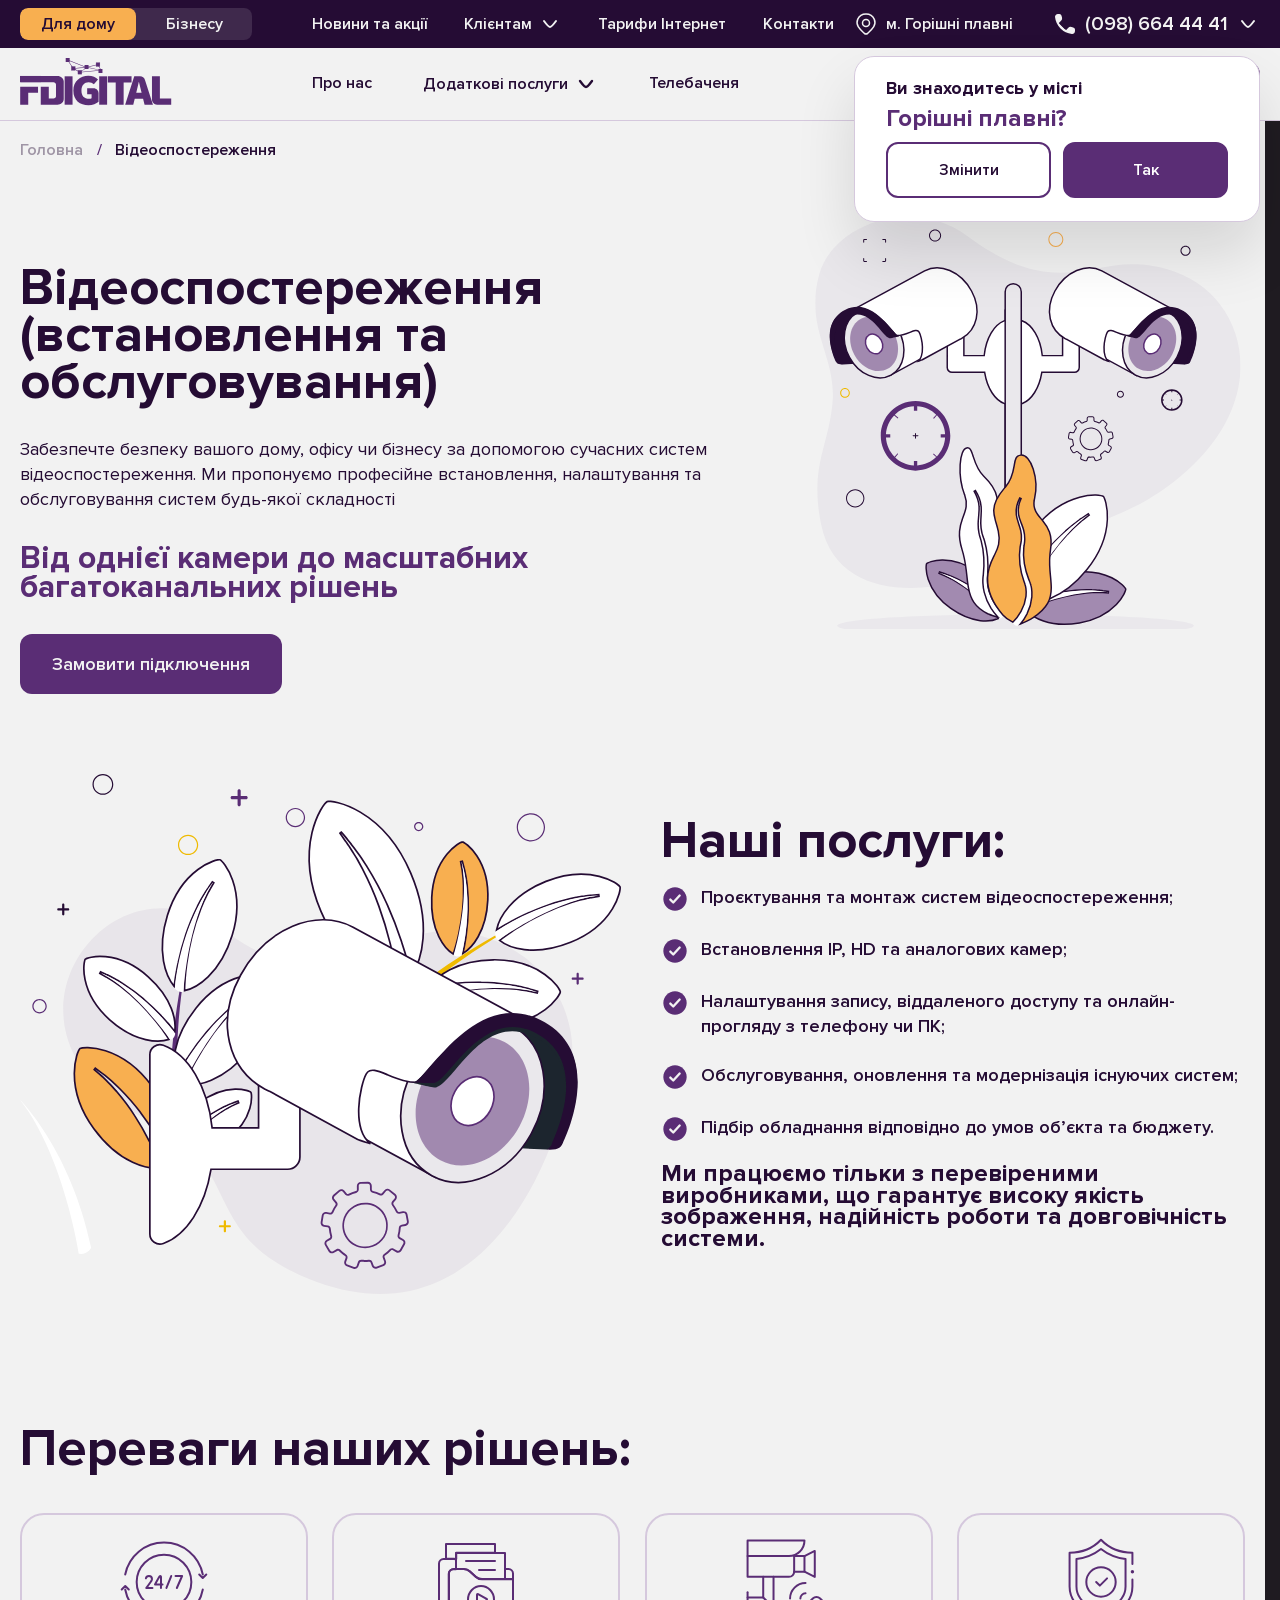
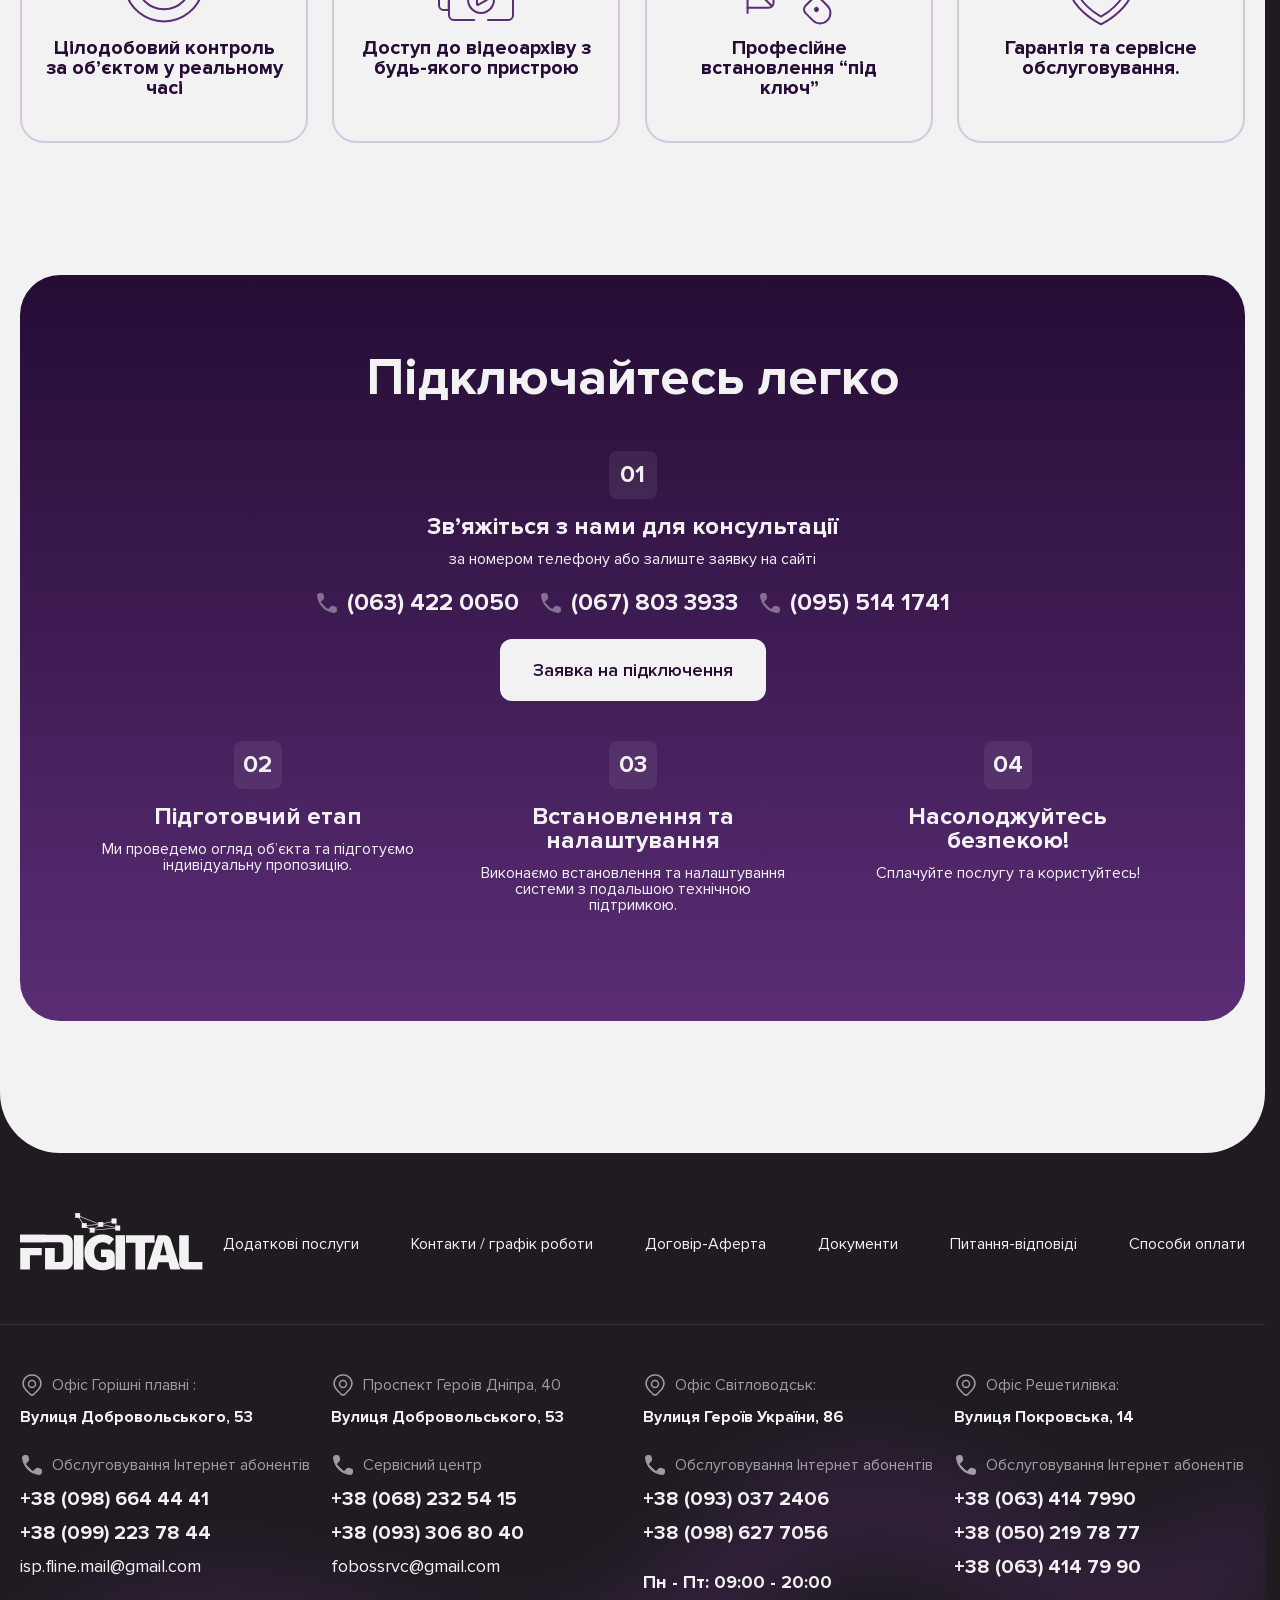
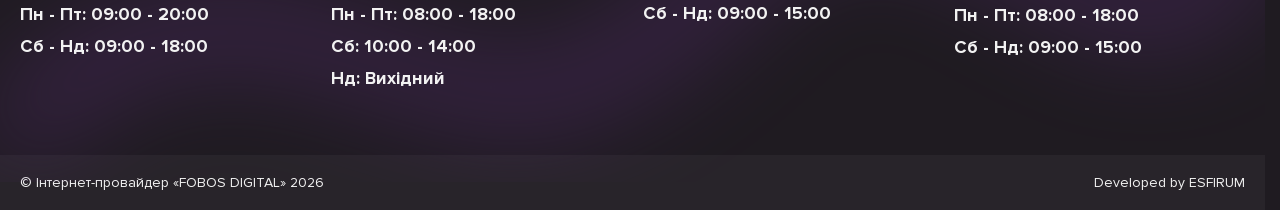
<file: video.html>
<!DOCTYPE html>
<html lang="uk">

<head>
    <meta charset="UTF-8">
    <meta name="viewport" content="width=device-width, initial-scale=1.0">
    <link rel="icon" href="./assets/imgs/favicon/favicon.png" type="image/png">
    <title>Fobos Digital | Video</title>
    <link rel="stylesheet" href="./assets/css/main.min.css">
    <script defer type="module" src="./assets/scripts/scripts.js"></script>
</head>

<body>
    <header class="header js-header">
        <div class="header__top">
            <div class="container">
                <div class="header__block">
                    <div class="header__target">
                        <button type="button" class="header__btn js-header-target">Для дому</button>
                        <button type="button" class="header__btn js-header-target">Бізнесу</button>
                    </div>
                    <ul class="header__menu">
                        <li>
                            <a href="javascript: void(0)">Новини та акції</a>
                        </li>
                        <li>
                            <a href="javascript: void(0)">Клієнтам</a>
                            <div class="submenu">
                                <ul class="submenu__box">
                                    <li>
                                        <a href="javascript: void(0)">Довірений платіж</a>
                                    </li>
                                    <li>
                                        <a href="javascript: void(0)">Варіанти оплати</a>
                                    </li>
                                    <li>
                                        <a href="javascript: void(0)">
                                            Розташування платіжних терміналів
                                        </a>
                                    </li>
                                    <li>
                                        <a href="javascript: void(0)">Інструкції щодо налаштування</a>
                                    </li>
                                    <li>
                                        <a href="javascript: void(0)">Докумени</a>
                                    </li>
                                    <li>
                                        <a href="javascript: void(0)">Договір оферти</a>
                                    </li>
                                </ul>
                            </div>
                        </li>
                        <li>
                            <a href="javascript: void(0)">Тарифи Інтернет</a>
                        </li>
                        <li>
                            <a href="javascript: void(0)">Контакти</a>
                        </li>
                    </ul>
                </div>
                <div class="header__contacts">
                    <div class="header__location">
                        <img src="./assets/imgs/ico/ico-pin.svg" alt="Icon">
                        <p>м. Горішні плавні</p>
                        <div class="location-box js-location-box">
                            <div class="location-box__inner">
                                <p class="location-box__text">Ви знаходитесь у місті</p>
                                <p class="location-box__title">Горішні плавні?</p>
                                <div class="location-box__controls js-loc-controls">
                                    <div class="location-box__btns">
                                        <button type="button" class="location-box__btn location-change js-change-loc">
                                            Змінити
                                        </button>
                                        <button type="button" class="location-box__btn location-submit js-submit-loc">
                                            Так
                                        </button>
                                    </div>
                                </div>
                                <div class="location-box__map js-loc-map">
                                    <div class="location-box__cities">
                                        <button type="button" class="location-box__city js-city-loc">
                                            м. Горішні плавні
                                        </button>
                                        <button type="button" class="location-box__city js-city-loc">
                                            м. Світловодськ
                                        </button>
                                        <button type="button" class="location-box__city js-city-loc">
                                            м. Решетилівка
                                        </button>
                                    </div>
                                </div>
                            </div>
                        </div>
                    </div>
                    <div class="header__phones js-header-phones">
                        <img src="./assets/imgs/ico/ico-call.svg" alt="Call">
                        <a href="tel:+380986644441" class="header__phone">(098) 664 44 41</a>
                        <div class="header__phones-box">
                            <div class="header__phones-items">
                                <a href="tel:+380986644441" class="header__phone">
                                    (098) 664 44 41
                                </a>
                                <a href="tel:+380986644441" class="header__phone">
                                    (098) 664 44 41
                                </a>
                            </div>
                        </div>
                    </div>
                </div>
                <button type="button" class="header__burger js-menu-trigger">
                    <span></span><span></span><span></span>
                </button>
            </div>
        </div>
        <div class="header__bot">
            <div class="container">
                <div class="header__block">
                    <a href="javascript: void(0)" class="header__logo">
                        <img width="152" height="52" src="./assets/imgs/ico/logo_prpl.svg" alt="Logo">
                    </a>
                    <ul class="header__routes">
                        <li>
                            <a href="javascript: void(0)">Про нас</a>
                        </li>
                        <li>
                            <a href="javascript: void(0)" class="megamenu-trigger">
                                Додаткові послуги
                            </a>
                            <div class="megamenu">
                                <div class="container">
                                    <div class="megamenu__box">
                                        <div class="megamenu__pic">
                                            <img src="./assets/imgs/megamenu.jpg" alt="Picture">
                                        </div>
                                        <ul class="megamenu__list">
                                            <li>
                                                <a href="javascript: void(0)">
                                                    <p>Домашній інтернет</p>
                                                    <span>Детальніше</span>
                                                </a>
                                            </li>
                                            <li>
                                                <a href="javascript: void(0)">
                                                    <p>Системи відеоспостереження</p>
                                                    <span>Детальніше</span>
                                                </a>
                                            </li>
                                            <li>
                                                <a href="javascript: void(0)">
                                                    <p>
                                                        Обслуговування, ремонт та заправка картриджів
                                                    </p>
                                                    <span>Детальніше</span>
                                                </a>
                                            </li>
                                            <li>
                                                <a href="javascript: void(0)">
                                                    <p>
                                                        Сервісне обслуговування, ремонт техніки
                                                    </p>
                                                    <span>Детальніше</span>
                                                </a>
                                            </li>
                                            <li>
                                                <a href="javascript: void(0)">
                                                    <p>
                                                        Побудова корпоративних мереж між офісами
                                                    </p>
                                                    <span>Детальніше</span>
                                                </a>
                                            </li>
                                            <li>
                                                <a href="javascript: void(0)">
                                                    <p>Побудова внутрішніх локальних мереж</p>
                                                    <span>Детальніше</span>
                                                </a>
                                            </li>
                                            <li>
                                                <a href="javascript: void(0)">
                                                    <p>Продаж та ліцензійний супровід ПЗ «M.E.Doc»</p>
                                                    <span>Детальніше</span>
                                                </a>
                                            </li>
                                            <li>
                                                <a href="javascript: void(0)">
                                                    <p>
                                                        Відокремлений пункт реєстрації ЕЦП ТОВ «ЦСК«Україна»
                                                    </p>
                                                    <span>Детальніше</span>
                                                </a>
                                            </li>
                                        </ul>
                                    </div>
                                </div>
                            </div>
                        </li>
                        <li>
                            <a href="javascript: void(0)">Телебаченя</a>
                        </li>
                    </ul>
                </div>
                <div class="header__controls">
                    <a href="javascript: void(0)" class="header__control">
                        <svg width="24" height="24" viewBox="0 0 24 24" fill="none" xmlns="http://www.w3.org/2000/svg">
                            <path
                                d="M2 12C2 8.46252 2 6.69377 3.0528 5.5129C3.22119 5.32403 3.40678 5.14935 3.60746 4.99087C4.86213 4 6.74142 4 10.5 4H13.5C17.2586 4 19.1379 4 20.3925 4.99087C20.5932 5.14935 20.7788 5.32403 20.9472 5.5129C22 6.69377 22 8.46252 22 12C22 15.5375 22 17.3062 20.9472 18.4871C20.7788 18.676 20.5932 18.8506 20.3925 19.0091C19.1379 20 17.2586 20 13.5 20H10.5C6.74142 20 4.86213 20 3.60746 19.0091C3.40678 18.8506 3.22119 18.676 3.0528 18.4871C2 17.3062 2 15.5375 2 12Z"
                                stroke="#5A2D75" stroke-width="1.5" stroke-linecap="round" stroke-linejoin="round" />
                            <path d="M10 16H11.5" stroke="#5A2D75" stroke-width="1.5" stroke-miterlimit="10"
                                stroke-linecap="round" stroke-linejoin="round" />
                            <path d="M14.5 16H18" stroke="#5A2D75" stroke-width="1.5" stroke-miterlimit="10"
                                stroke-linecap="round" stroke-linejoin="round" />
                            <path d="M2 9H22" stroke="#5A2D75" stroke-width="1.5" stroke-linejoin="round" />
                        </svg>
                        <span>Оплата</span>
                    </a>
                    <a href="javascript: void(0)" class="header__control">
                        <svg width="24" height="24" viewBox="0 0 24 24" fill="none" xmlns="http://www.w3.org/2000/svg">
                            <path
                                d="M17 8.5C17 5.73858 14.7614 3.5 12 3.5C9.23858 3.5 7 5.73858 7 8.5C7 11.2614 9.23858 13.5 12 13.5C14.7614 13.5 17 11.2614 17 8.5Z"
                                stroke="#5A2D75" stroke-width="2" stroke-linecap="round" stroke-linejoin="round" />
                            <path d="M19 20.5C19 16.634 15.866 13.5 12 13.5C8.13401 13.5 5 16.634 5 20.5"
                                stroke="#5A2D75" stroke-width="2" stroke-linecap="round" stroke-linejoin="round" />
                        </svg>
                        <span>Вхід до кабінету</span>
                    </a>
                </div>
            </div>
        </div>
    </header>
    <main class="main">
        <section class="video">
            <div class="container">
                <div class="video__info">
                    <ul class="breadcrumbs js-scroll">
                        <li>
                            <a href="javascript: void(0)">Головна</a>
                        </li>
                        <li>
                            <a href="javascript: void(0)">Відеоспостереження</a>
                        </li>
                    </ul>
                    <div class="video__pic mobile--visible js-scroll">
                        <img src="./assets/imgs/pic_4.svg" alt="Picture">
                    </div>
                    <h2 class="content-title js-scroll">
                        Відеоспостереження (встановлення та обслуговування)
                    </h2>
                    <p class="video__text js-scroll">
                        Забезпечте безпеку вашого дому, офісу чи бізнесу за допомогою сучасних систем
                        відеоспостереження. Ми пропонуємо професійне встановлення, налаштування та обслуговування систем
                        будь-якої складності
                    </p>
                    <h3 class="video__subtitle js-scroll">
                        Від однієї камери до масштабних багатоканальних рішень
                    </h3>
                    <div class="js-scroll">
                        <a href="javascript: void(0)" class="cta js-modal-trigger">Замовити підключення</a>
                    </div>
                </div>
                <div class="video__pic mobile--hidden js-scroll">
                    <img src="./assets/imgs/pic_4.svg" alt="Picture">
                </div>
            </div>
            <div class="container">
                <div class="video__services">
                    <div class="video__pic video__pic--lg js-scroll">
                        <img src="./assets/imgs/pic_5.svg" alt="Picture">
                    </div>
                </div>
                <div class="video__about">
                    <h2 class="content-title js-scroll">Наші послуги:</h2>
                    <ul class="video__benefits">
                        <li class="js-scroll">
                            Проєктування та монтаж систем відеоспостереження;
                        </li>
                        <li class="js-scroll">Встановлення IP, HD та аналогових камер;</li>
                        <li class="js-scroll">
                            Налаштування запису, віддаленого доступу та онлайн-прогляду з телефону чи ПК;
                        </li>
                        <li class="js-scroll">
                            Обслуговування, оновлення та модернізація існуючих систем;
                        </li>
                        <li class="js-scroll">
                            Підбір обладнання відповідно до умов об’єкта та бюджету.
                        </li>
                    </ul>
                    <h3 class="video__heading js-scroll">
                        Ми працюємо тільки з перевіреними виробниками, що гарантує високу якість зображення, надійність
                        роботи та довговічність системи.
                    </h3>
                </div>
            </div>
        </section>
        <section class="advantages">
            <div class="container">
                <h2 class="content-title js-scroll">Переваги наших рішень:</h2>
                <ul class="advantages__points">
                    <li class="js-scroll">
                        <img src="./assets/imgs/ico/adv_1.svg" alt="Icon">
                        <p>Цілодобовий контроль за об’єктом у реальному часі</p>
                    </li>
                    <li class="js-scroll">
                        <img src="./assets/imgs/ico/adv_2.svg" alt="Icon">
                        <p>Доступ до відеоархіву з будь-якого пристрою</p>
                    </li>
                    <li class="js-scroll">
                        <img src="./assets/imgs/ico/adv_3.svg" alt="Icon">
                        <p>Професійне встановлення “під ключ”</p>
                    </li>
                    <li class="js-scroll">
                        <img src="./assets/imgs/ico/adv_4.svg" alt="Icon">
                        <p>Гарантія та сервісне обслуговування.</p>
                    </li>
                </ul>
            </div>
        </section>
        <section class="connected connected--video">
            <div class="container">
                <div class="connected__content">
                    <h2 class="content-title js-scroll">Підключайтесь легко</h2>
                    <ul class="connected__list">
                        <li class="connected__item js-scroll">
                            <p class="connected__subtitle">Зв’яжіться з нами для консультації</p>
                            <p class="connected__text">
                                за номером телефону або залиште заявку на сайті
                            </p>
                            <div class="connected__phones">
                                <a href="tel:+380634220050" class="connected__phone">
                                    <img src="./assets/imgs/ico/ico-call_gr.svg" alt="Icon">
                                    (063) 422 0050
                                </a>
                                <a href="tel:+380678033933" class="connected__phone">
                                    <img src="./assets/imgs/ico/ico-call_gr.svg" alt="Icon">
                                    (067) 803 3933
                                </a>
                                <a href="tel:+380955141741" class="connected__phone">
                                    <img src="./assets/imgs/ico/ico-call_gr.svg" alt="Icon">
                                    (095) 514 1741
                                </a>
                            </div>
                            <a href="javascript: void(0)" class="connected__cta js-modal-trigger">
                                Заявка на підключення
                            </a>
                        </li>
                        <li class="connected__item js-scroll">
                            <p class="connected__subtitle">Підготовчий етап</p>
                            <p class="connected__text">
                                Ми проведемо огляд об’єкта та підготуємо індивідуальну пропозицію.
                            </p>
                        </li>
                        <li class="connected__item js-scroll">
                            <p class="connected__subtitle">Встановлення та налаштування</p>
                            <p class="connected__text">
                                Виконаємо встановлення та налаштування системи з подальшою технічною підтримкою.
                            </p>
                        </li>
                        <li class="connected__item js-scroll">
                            <p class="connected__subtitle">Насолоджуйтесь безпекою!</p>
                            <p class="connected__text">
                                Сплачуйте послугу та користуйтесь!
                            </p>
                        </li>
                    </ul>
                </div>
            </div>
        </section>
    </main>
    <footer class="footer">
        <div class="footer__top">
            <div class="container">
                <div class="footer__logo">
                    <img width="219" height="75" src="./assets/imgs/ico/logo_wht.svg" alt="Logo">
                </div>
                <ul class="footer__menu">
                    <li>
                        <a href="javascript: void(0)">Додаткові послуги</a>
                    </li>
                    <li>
                        <a href="javascript: void(0)">Контакти / графік роботи</a>
                    </li>
                    <li>
                        <a href="javascript: void(0)">Договір-Аферта</a>
                    </li>
                    <li>
                        <a href="javascript: void(0)">Документи</a>
                    </li>
                    <li>
                        <a href="javascript: void(0)">Питання-відповіді </a>
                    </li>
                    <li>
                        <a href="javascript: void(0)">Способи оплати</a>
                    </li>
                </ul>
            </div>
        </div>
        <div class="footer__bot">
            <div class="container">
                <div class="footer__info">
                    <div class="footer__box">
                        <div class="footer__location">
                            <div class="footer__heading">
                                <img src="./assets/imgs/ico/ico-pin.svg" alt="Icon">
                                <p>Офіс Горішні плавні :</p>
                            </div>
                            <p class="footer__address">Вулиця Добровольського, 53</p>
                        </div>
                        <div class="footer__calling">
                            <div class="footer__heading">
                                <img src="./assets/imgs/ico/ico-call.svg" alt="Icon">
                                <p>Обслуговування Інтернет абонентів </p>
                            </div>
                            <ul class="footer__list">
                                <li>
                                    <a href="tel:+380986644441" class="footer__tel">
                                        +38 (098) 664 44 41
                                    </a>
                                </li>
                                <li>
                                    <a href="tel:+380992237844" class="footer__tel">
                                        +38 (099) 223 78 44
                                    </a>
                                </li>
                                <li>
                                    <a href="mailto:isp.fline.mail@gmail.com"
                                        class="footer__mail">isp.fline.mail@gmail.com</a>
                                </li>
                            </ul>
                        </div>
                        <div class="footer__schedule">
                            <ul class="footer__list">
                                <li class="footer__timing">Пн - Пт: 09:00 - 20:00</li>
                                <li class="footer__timing">Сб - Нд: 09:00 - 18:00</li>
                            </ul>
                        </div>
                    </div>
                    <div class="footer__box">
                        <div class="footer__location">
                            <div class="footer__heading">
                                <img src="./assets/imgs/ico/ico-pin.svg" alt="Icon">
                                <p>Проспект Героїв Дніпра, 40</p>
                            </div>
                            <p class="footer__address">Вулиця Добровольського, 53</p>
                        </div>
                        <div class="footer__calling">
                            <div class="footer__heading">
                                <img src="./assets/imgs/ico/ico-call.svg" alt="Icon">
                                <p>Сервісний центр</p>
                            </div>
                            <ul class="footer__list">
                                <li>
                                    <a href="tel:+380682325415" class="footer__tel">
                                        +38 (068) 232 54 15
                                    </a>
                                </li>
                                <li>
                                    <a href="tel:+380933068040" class="footer__tel">
                                        +38 (093) 306 80 40
                                    </a>
                                </li>
                                <li>
                                    <a href="mailto:fobossrvc@gmail.com" class="footer__mail">fobossrvc@gmail.com</a>
                                </li>
                            </ul>
                        </div>
                        <div class="footer__schedule">
                            <ul class="footer__list">
                                <li class="footer__timing">Пн - Пт: 08:00 - 18:00</li>
                                <li class="footer__timing">Сб: 10:00 - 14:00</li>
                                <li class="footer__timing">Нд: Вихідний</li>
                            </ul>
                        </div>
                    </div>
                    <div class="footer__box">
                        <div class="footer__location">
                            <div class="footer__heading">
                                <img src="./assets/imgs/ico/ico-pin.svg" alt="Icon">
                                <p>Офіс Світловодськ:</p>
                            </div>
                            <p class="footer__address">Вулиця Героїв України, 86</p>
                        </div>
                        <div class="footer__calling">
                            <div class="footer__heading">
                                <img src="./assets/imgs/ico/ico-call.svg" alt="Icon">
                                <p>Обслуговування Інтернет абонентів</p>
                            </div>
                            <ul class="footer__list">
                                <li>
                                    <a href="tel:+380930372406" class="footer__tel">
                                        +38 (093) 037 2406
                                    </a>
                                </li>
                                <li>
                                    <a href="tel:+380986277056" class="footer__tel">
                                        +38 (098) 627 7056
                                    </a>
                                </li>
                            </ul>
                        </div>
                        <div class="footer__schedule">
                            <ul class="footer__list">
                                <li class="footer__timing">Пн - Пт: 09:00 - 20:00</li>
                                <li class="footer__timing">Сб - Нд: 09:00 - 15:00</li>
                            </ul>
                        </div>
                    </div>
                    <div class="footer__box">
                        <div class="footer__location">
                            <div class="footer__heading">
                                <img src="./assets/imgs/ico/ico-pin.svg" alt="Icon">
                                <p>Офіс Решетилівка:</p>
                            </div>
                            <p class="footer__address">Вулиця Покровська, 14</p>
                        </div>
                        <div class="footer__calling">
                            <div class="footer__heading">
                                <img src="./assets/imgs/ico/ico-call.svg" alt="Icon">
                                <p>Обслуговування Інтернет абонентів</p>
                            </div>
                            <ul class="footer__list">
                                <li>
                                    <a href="tel:+380634147990" class="footer__tel">
                                        +38 (063) 414 7990
                                    </a>
                                </li>
                                <li>
                                    <a href="tel:+380502197877" class="footer__tel">
                                        +38 (050) 219 78 77
                                    </a>
                                </li>
                                <li>
                                    <a href="tel:+380634147990" class="footer__tel">
                                        +38 (063) 414 79 90
                                    </a>
                                </li>
                            </ul>
                        </div>
                        <div class="footer__schedule">
                            <ul class="footer__list">
                                <li class="footer__timing">Пн - Пт: 08:00 - 18:00</li>
                                <li class="footer__timing">Сб - Нд: 09:00 - 15:00</li>
                            </ul>
                        </div>
                    </div>
                </div>
            </div>
        </div>
        <div class="footer__copy">
            <div class="container">
                <p>© Інтернет-провайдер «FOBOS DIGITAL» 2026</p>
                <p>Developed by <a href="javascript: void(0)" target="_blank">ESFIRUM</a></p>
            </div>
        </div>
        <div class="footer__deco">
            <img src="./assets/imgs/ico/footer-deco.svg" alt="">
        </div>
    </footer>
    <div class="request-form js-modal-form">
        <div class="container">
            <div class="request-form__content js-modal-content">
                <button type="button" class="request-form__close js-modal-close">
                    <svg width="32" height="32" viewBox="0 0 32 32" fill="none" xmlns="http://www.w3.org/2000/svg">
                        <path d="M24 8L8.00108 23.9989M23.9989 24L8 8.00113" stroke="#5A2D75" stroke-width="2"
                            stroke-linecap="round" stroke-linejoin="round" />
                    </svg>
                </button>
                <h2 class="content-title">Заявка на підключення</h2>
                <p class="request-form__text">
                    Залиште Ваші контакти і менеджери Fobos Digital зв'яжуться з Вами найближчим часом
                </p>
                <div class="request-form__flow">
                    <form>
                        <div class="request-form__fields">
                            <div class="form-field form-field--required">
                                <label class="form-field__title" for="contactName">
                                    Ваше ім’я
                                </label>
                                <input required class="form-field__box" type="text" name="contactName" id="contactName"
                                    placeholder="Як до вас звертатись?">
                            </div>
                            <div class="form-field form-field--required">
                                <label class="form-field__title" for="contactPhone">
                                    Номер телефону
                                </label>
                                <input required class="form-field__box" type="text" name="contactPhone"
                                    id="contactPhone" placeholder="+38 (XXX) XXX XX XX">
                            </div>
                            <div class="request-form__selects">
                                <div class="select-box select-box--lght">
                                    <select class="js-select" id="regionSelectModal" name="regionSelectModal">
                                        <option value="" disabled selected>
                                            Ваш регіон:
                                        </option>
                                        <option value="1">Полтавська область</option>
                                        <option value="2">Полтавська область 2</option>
                                        <option value="3">Полтавська область 3</option>
                                    </select>
                                    <svg class="select-box__arrow" width="24" height="24" viewBox="0 0 24 24"
                                        fill="none" xmlns="http://www.w3.org/2000/svg">
                                        <path d="M18 9.00005C18 9.00005 13.5811 15 12 15C10.4188 15 6 9 6 9"
                                            stroke="#F2F2F2" stroke-width="2" stroke-linecap="round"
                                            stroke-linejoin="round" />
                                    </svg>
                                </div>
                                <div class="select-box select-box--lght">
                                    <select class="js-select" id="areaSelectModal" name="areaSelectModal">
                                        <option value="" disabled selected>
                                            Населений пункт
                                        </option>
                                        <option value="1">м. Горішні плавні</option>
                                        <option value="2">м. Горішні плавні 2</option>
                                        <option value="3">м. Горішні плавні 3</option>
                                    </select>
                                    <svg class="select-box__arrow" width="24" height="24" viewBox="0 0 24 24"
                                        fill="none" xmlns="http://www.w3.org/2000/svg">
                                        <path d="M18 9.00005C18 9.00005 13.5811 15 12 15C10.4188 15 6 9 6 9"
                                            stroke="#F2F2F2" stroke-width="2" stroke-linecap="round"
                                            stroke-linejoin="round" />
                                    </svg>
                                </div>
                            </div>
                            <div class="form-consent">
                                <input name="contactConsent" id="contactConsent" type="checkbox"
                                    class="form-consent__box">
                                <label for="contactConsent" class="form-consent__title">
                                    Я прочитав(ла) і погоджуюсь з умовами "Політики конфіденційності"*
                                </label>
                            </div>
                        </div>
                        <button type="submit" class="form-submit">
                            Залишити заявку
                        </button>
                    </form>
                </div>
            </div>
        </div>
    </div>
    <div class="mobile-menu js-mob-menu">
        <div class="container">
            <div class="mobile-menu__content">
                <div class="mobile-menu__target">
                    <button type="button" class="mobile-menu__btn js-menu-target">Для дому</button>
                    <button type="button" class="mobile-menu__btn js-menu-target">Бізнесу</button>
                </div>

                <ul class="mobile-menu__list">
                    <li>
                        <a href="javascript: void(0)">Про нас</a>
                    </li>
                    <li>
                        <a href="javascript: void(0)">Додаткові послуги</a>
                        <ul>
                            <li>
                                <button type="button">Додаткові послуги</button>
                            </li>
                            <li>
                                <a href="javascript: void(0)">Домашній інтернет</a>
                            </li>
                            <li>
                                <a href="javascript: void(0)">
                                    Побудова корпоративних
                                    мереж між офісами
                                </a>
                            </li>
                            <li>
                                <a href="javascript: void(0)">Системи відеоспостереження</a>
                            </li>
                            <li>
                                <a href="javascript: void(0)">
                                    Побудова внутрішніх локальних мереж
                                </a>
                            </li>
                            <li>
                                <a href="javascript: void(0)">
                                    Обслуговування, ремонт та заправка картриджів
                                </a>
                            </li>
                            <li>
                                <a href="javascript: void(0)">
                                    Продаж та ліцензійний
                                    супровід ПЗ «M.E.Doc»
                                </a>
                            </li>
                            <li>
                                <a href="javascript: void(0)">
                                    Сервісне обслуговування, ремонт техніки
                                </a>
                            </li>
                            <li>
                                <a href="javascript: void(0)">
                                    Відокремлений пункт реєстрації ЕЦП ТОВ «ЦСК«Україна»
                                </a>
                            </li>
                        </ul>
                    </li>
                    <li>
                        <a href="javascript: void(0)">Телебаченя</a>
                    </li>
                    <li>
                        <a href="javascript: void(0)">Новини та акції</a>
                    </li>
                    <li>
                        <a href="javascript: void(0)">Клієнтам</a>
                        <ul>
                            <li>
                                <button type="button">Клієнтам</button>
                            </li>
                            <li>
                                <a href="javascript: void(0)">Довірений платіж</a>
                            </li>
                            <li>
                                <a href="javascript: void(0)">Варіанти оплати</a>
                            </li>
                            <li>
                                <a href="javascript: void(0)">Розташування платіжних терміналів</a>
                            </li>
                            <li>
                                <a href="javascript: void(0)">Інструкції щодо налаштування</a>
                            </li>
                            <li>
                                <a href="javascript: void(0)">Докумени</a>
                            </li>
                            <li>
                                <a href="javascript: void(0)">Договір оферти</a>
                            </li>
                        </ul>
                    </li>
                    <li>
                        <a href="javascript: void(0)">Тарифи Інтернет</a>
                    </li>
                    <li>
                        <a href="javascript: void(0)">Контакти</a>
                    </li>
                </ul>
                <a href="javascript: void(0)" class="mobile-menu__cta js-modal-trigger">
                    Замовити підключення
                </a>
            </div>
        </div>
    </div>
</body>

</html>
</file>
<file: assets/css/main.min.css>
*,::before,::after{-webkit-box-sizing:border-box;box-sizing:border-box}:where(ul,ol):where([class]){padding-left:0}body,:where(blockquote,figure):where([class]){margin:0}:where(h1,h2,h3,h4,h5,h6,p,ul,ol,dl):where([class]){margin-block:0}:where(dd[class]){margin-left:0}:where(fieldset[class]){margin-left:0;padding:0;border:none}:where(ul[class]){list-style:none}:where(address[class]){font-style:normal}p{--paragraphMarginBottom: 24px;margin-block:0}p:where(:not([class]):not(:last-child)){margin-bottom:var(--paragraphMarginBottom)}img,video{display:block;max-width:100%;height:auto}input,textarea,select,button{font:inherit}html{height:100%;scrollbar-gutter:stable}html,:has(:target){scroll-behavior:smooth}body{line-height:1.5}a:where([class]){display:-webkit-inline-box;display:-ms-inline-flexbox;display:inline-flex}button,label{cursor:pointer}:where([fill]:not([fill=none],[fill^=url])){fill:currentColor}:where([stroke]:not([stroke=none],[stroke^=url])){stroke:currentColor}svg *{-webkit-transition-property:fill,stroke;transition-property:fill,stroke}:where(table){border-collapse:collapse;border-color:currentColor}@media(prefers-reduced-motion: reduce){*,::before,::after{-webkit-animation-duration:.01ms !important;animation-duration:.01ms !important;-webkit-animation-iteration-count:1 !important;animation-iteration-count:1 !important;-webkit-transition-duration:.01ms !important;transition-duration:.01ms !important;scroll-behavior:auto !important}}:root{--ff-base: 'Proxima', sans-serif;--container-lg: 115rem;--container-md: 91.25rem;--container-padding: 1.25rem;--section-indent: 8.25rem;--section-top: 8.75rem;--lght_grey: #f2f2f2;--lght_prpl: #5a2d75;--drk_prpl: #250c34;--simple_prpl: #d5c8dd;--white: #ffffff;--black: #1f1b21;--orange: #f8af50;--accent_gradient: linear-gradient(180deg, #250c34 0%, #5a2d75 100%)}@media(max-width: 991px){:root{--section-indent: 5rem}}@media(max-width: 767px){:root{--section-top: 7.5rem;--section-indent: 3.75rem}}@font-face{font-family:"Proxima";src:url("../fonts/ff_base_400.woff2") format("woff2");font-weight:400;font-display:swap;font-style:normal}@font-face{font-family:"Proxima";src:url("../fonts/ff_base_600.woff2") format("woff2");font-weight:600;font-display:swap;font-style:normal}@font-face{font-family:"Proxima";src:url("../fonts/ff_base_700.woff2") format("woff2");font-weight:700;font-display:swap;font-style:normal}html{font-size:16px}body{font:400 1rem/130% var(--ff-base);min-height:100vh;min-height:100dvh;display:-webkit-box;display:-ms-flexbox;display:flex;-webkit-box-orient:vertical;-webkit-box-direction:normal;-ms-flex-direction:column;flex-direction:column;color:var(--drk_prpl);background:var(--black)}body.is-locked{overflow:hidden}main{-webkit-box-flex:1;-ms-flex:1;flex:1;border-radius:0 0 3.75rem 3.75rem;background:var(--lght_grey)}@media(max-width: 991px){main{border-radius:0}}footer{margin-top:auto}button{padding:0;background:rgba(0,0,0,0);border:none;outline:none;display:-webkit-box;display:-ms-flexbox;display:flex;color:inherit}a{color:inherit;text-decoration:none}.container{max-width:var(--container-md);padding-inline:var(--container-padding);width:100%;margin:0 auto}section:last-child{margin-bottom:var(--section-indent)}@media(max-width: 767px){section.connected:last-child{margin-bottom:0}}@media(max-width: 767px){body:has(section.services,section.clients) main{background:var(--white)}}.header{position:fixed;top:0;width:100%;z-index:15;-webkit-transition:all 0.5s cubic-bezier(0.768, 0.304, 0.496, 0.884);transition:all 0.5s cubic-bezier(0.768, 0.304, 0.496, 0.884)}.header.is-transform{-webkit-transform:translateY(-100%);transform:translateY(-100%)}.header.is-transform .location-box{opacity:0 !important;-webkit-transform:translateY(-5%) !important;transform:translateY(-5%) !important}.header.is-transform .megamenu{opacity:0 !important;visibility:hidden !important;-webkit-transform:translate(-50%, 10px) !important;transform:translate(-50%, 10px) !important;pointer-events:none !important}.header.is-scroll .header__bot{border-color:var(--simple_prpl)}.header__top{padding-block:.5rem;background:var(--drk_prpl);color:var(--lght_grey)}@media(max-width: 576px){.header__top{position:relative;z-index:4}}.header__top .container{display:-webkit-box;display:-ms-flexbox;display:flex;-webkit-box-align:center;-ms-flex-align:center;align-items:center;-webkit-box-pack:justify;-ms-flex-pack:justify;justify-content:space-between;gap:1.25rem}.header__top .header__block{gap:3.75rem;max-width:53.75rem;width:100%}@media(max-width: 1199px){.header__top .header__block{gap:1.875rem}}@media(max-width: 991px){.header__top .header__block{display:none}}.header__bot{border-bottom:1px solid var(--simple_prpl);padding-block:.625rem;background:var(--lght_grey);-webkit-transition:all 0.3s cubic-bezier(0.768, 0.304, 0.496, 0.884);transition:all 0.3s cubic-bezier(0.768, 0.304, 0.496, 0.884)}@media(max-width: 767px){.header__bot{padding-block:.75rem}}.header__bot .container{display:-webkit-box;display:-ms-flexbox;display:flex;-webkit-box-align:center;-ms-flex-align:center;align-items:center;-webkit-box-pack:justify;-ms-flex-pack:justify;justify-content:space-between;gap:1.25rem}.header__bot .header__block{gap:8.75rem;max-width:46.8125rem;width:100%}@media(max-width: 1199px){.header__bot .header__block{gap:3.75rem}}.header__block{display:-webkit-box;display:-ms-flexbox;display:flex;-webkit-box-align:center;-ms-flex-align:center;align-items:center}.header__target{-ms-flex-negative:0;flex-shrink:0;display:-webkit-inline-box;display:-ms-inline-flexbox;display:inline-flex;-webkit-box-align:center;-ms-flex-align:center;align-items:center;position:relative;overflow:hidden;border-radius:.5rem;background:rgba(242,242,242,.12)}@media(max-width: 991px){.header__target{display:none}}.header__target:has(.header__btn:first-child.is-active)::after{left:0;width:50%}.header__target:has(.header__btn:last-child.is-active)::after{-webkit-transform:translateX(100%);transform:translateX(100%);width:50%}.header__target::after{content:"";position:absolute;height:100%;border-radius:.5rem;top:0;background:var(--orange);-webkit-transition:all 0.3s cubic-bezier(0.768, 0.304, 0.496, 0.884);transition:all 0.3s cubic-bezier(0.768, 0.304, 0.496, 0.884)}.header__btn{min-width:7.25rem;font:600 1rem/100% var(--ff-base);-webkit-box-pack:center;-ms-flex-pack:center;justify-content:center;padding-block:.5rem;position:relative;z-index:2;-webkit-transition:all 0.3s cubic-bezier(0.768, 0.304, 0.496, 0.884);transition:all 0.3s cubic-bezier(0.768, 0.304, 0.496, 0.884)}@media(max-width: 1199px){.header__btn{min-width:5.625rem}}.header__btn.is-active{color:var(--drk_prpl)}@media(hover: hover){.header__btn:not(.is-active):hover{color:var(--orange)}}@media(hover: none){.header__btn:not(.is-active):active{color:var(--orange)}}.header__logo{-ms-flex-negative:0;flex-shrink:0;max-width:9.5rem}@media(max-width: 767px){.header__logo{max-width:6.5625rem}}.header__logo img{width:100%}.header__contacts{display:-webkit-box;display:-ms-flexbox;display:flex;-webkit-box-align:center;-ms-flex-align:center;align-items:center;gap:2.5rem;-ms-flex-negative:0;flex-shrink:0}@media(max-width: 1199px){.header__contacts{gap:.5rem}}@media(max-width: 991px){.header__contacts{-webkit-box-orient:horizontal;-webkit-box-direction:reverse;-ms-flex-direction:row-reverse;flex-direction:row-reverse}}.header__location{display:-webkit-box;display:-ms-flexbox;display:flex;-webkit-box-align:center;-ms-flex-align:center;align-items:center;gap:.5rem;position:relative}@media(max-width: 576px){.header__location{position:static}}.header__location img{width:1.5rem;height:1.5rem}@media(max-width: 767px){.header__location img{width:1rem;height:1rem}}.header__location p{font:600 1rem/100% var(--ff-base);margin:0}@media(max-width: 767px){.header__location p{font-size:.8125rem}}.header .location-box{position:absolute;top:100%;min-width:25.375rem;-webkit-transform:translateY(-5%);transform:translateY(-5%);opacity:0;visibility:hidden;-webkit-transition:all 0.5s cubic-bezier(0.768, 0.304, 0.496, 0.884);transition:all 0.5s cubic-bezier(0.768, 0.304, 0.496, 0.884)}@media(max-width: 1199px){.header .location-box{left:-2.1875rem}}@media(max-width: 576px){.header .location-box{width:100vw;min-width:auto;left:50%;-webkit-transform:translate(-50%, -5%);transform:translate(-50%, -5%);top:2.5rem}}.header .location-box.is-show{opacity:1;visibility:visible;-webkit-transform:translateY(0);transform:translateY(0)}@media(max-width: 576px){.header .location-box.is-show{-webkit-transform:translate(-50%, 0);transform:translate(-50%, 0);top:2.5rem}}.header .location-box__inner{display:-webkit-box;display:-ms-flexbox;display:flex;-webkit-box-orient:vertical;-webkit-box-direction:normal;-ms-flex-direction:column;flex-direction:column;border-radius:1.25rem;margin-top:1.25rem;padding:1.4375rem 1.9375rem;background:var(--white);-webkit-box-shadow:0px 32px 60px 0px rgba(0,0,0,.1215686275);box-shadow:0px 32px 60px 0px rgba(0,0,0,.1215686275);border:1px solid #d5c8dd}@media(max-width: 767px){.header .location-box__inner{margin-top:.75rem;border-radius:.75rem;padding:.75rem .9375rem}}@media(max-width: 576px){.header .location-box__inner{margin-top:0;border-radius:0}}.header .location-box__text{font:700 1.125rem/90% var(--ff-base);margin-bottom:.75rem;color:var(--drk_prpl)}@media(max-width: 767px){.header .location-box__text{font-size:.8125rem;margin-bottom:.5rem}}.header .location-box__title{font:700 1.5rem/90% var(--ff-base);margin-bottom:.75rem;color:var(--lght_prpl)}@media(max-width: 767px){.header .location-box__title{font-size:1rem;margin-bottom:.5rem}}.header .location-box__controls{display:grid;grid-template-rows:1fr;-webkit-transition:all 0.3s cubic-bezier(0.768, 0.304, 0.496, 0.884);transition:all 0.3s cubic-bezier(0.768, 0.304, 0.496, 0.884)}.header .location-box__controls.is-hide{grid-template-rows:0fr}.header .location-box__btns{display:-webkit-box;display:-ms-flexbox;display:flex;gap:.75rem;overflow:hidden}.header .location-box__btn{-webkit-box-flex:1;-ms-flex:1;flex:1;display:-webkit-box;display:-ms-flexbox;display:flex;-webkit-box-pack:center;-ms-flex-pack:center;justify-content:center;-webkit-box-align:center;-ms-flex-align:center;align-items:center;padding:1.125rem .625rem;border-radius:.75rem;font:600 1rem/100% var(--ff-base);border:2px solid var(--lght_prpl);-webkit-transition:all 0.3s cubic-bezier(0.768, 0.304, 0.496, 0.884);transition:all 0.3s cubic-bezier(0.768, 0.304, 0.496, 0.884)}@media(max-width: 767px){.header .location-box__btn{border-radius:.5rem;padding:.625rem;font-size:.8125rem}}.header .location-box__btn.location-change{color:var(--drk_prpl)}@media(hover: hover){.header .location-box__btn.location-change:hover{background:var(--lght_prpl);color:var(--white)}}@media(hover: none){.header .location-box__btn.location-change:active{background:var(--lght_prpl);color:var(--white)}}.header .location-box__btn.location-submit{color:var(--white);background:var(--lght_prpl)}@media(hover: hover){.header .location-box__btn.location-submit:hover{background:var(--drk_prpl);border-color:var(--drk_prpl)}}@media(hover: none){.header .location-box__btn.location-submit:active{background:var(--drk_prpl);border-color:var(--drk_prpl)}}.header .location-box__map{display:grid;grid-template-rows:0fr;-webkit-transition:all 0.3s cubic-bezier(0.768, 0.304, 0.496, 0.884);transition:all 0.3s cubic-bezier(0.768, 0.304, 0.496, 0.884)}.header .location-box__map.is-show{grid-template-rows:1fr}.header .location-box__cities{overflow:hidden;display:-webkit-box;display:-ms-flexbox;display:flex;-ms-flex-wrap:wrap;flex-wrap:wrap;gap:.5rem}.header .location-box__city{font:700 1rem/90% var(--ff-base);padding:.6875rem .875rem;border-radius:2.25rem;border:2px solid rgba(37,12,52,.1215686275);color:var(--drk_prpl);-webkit-transition:all 0.3s cubic-bezier(0.768, 0.304, 0.496, 0.884);transition:all 0.3s cubic-bezier(0.768, 0.304, 0.496, 0.884)}@media(hover: hover){.header .location-box__city:hover{border-color:var(--lght_prpl);background:rgba(213,200,221,.2)}}@media(hover: none){.header .location-box__city:active{border-color:var(--lght_prpl);background:rgba(213,200,221,.2)}}@media(max-width: 767px){.header .location-box__city{font-size:.8125rem;padding:.375rem .625rem}}.header .location-box__city.is-active{background:var(--lght_prpl);color:var(--lght_grey)}.header__menu{display:-webkit-box;display:-ms-flexbox;display:flex;-webkit-box-align:center;-ms-flex-align:center;align-items:center;-webkit-box-pack:justify;-ms-flex-pack:justify;justify-content:space-between;gap:.625rem;max-width:35.5rem;width:100%}@media(max-width: 991px){.header__menu{display:none}}.header__menu li>a{font:600 1rem/100% var(--ff-base)}@media(max-width: 1199px){.header__menu li>a{font-size:.8125rem}}.header__menu li:has(.submenu){position:relative}.header__menu li:has(.submenu)>a{display:-webkit-inline-box;display:-ms-inline-flexbox;display:inline-flex;-webkit-box-align:center;-ms-flex-align:center;align-items:center;gap:.375rem}.header__menu li:has(.submenu)>a::after{content:"";width:1.5rem;height:1.5rem;-ms-flex-negative:0;flex-shrink:0;background:url("../imgs/ico/ico-drop.svg") no-repeat center center/cover;-webkit-transition:all 0.3s cubic-bezier(0.768, 0.304, 0.496, 0.884);transition:all 0.3s cubic-bezier(0.768, 0.304, 0.496, 0.884)}@media(max-width: 1199px){.header__menu li:has(.submenu)>a::after{width:1.125rem;height:1.125rem}}@media(hover: hover){.header__menu li:has(.submenu):hover .submenu{opacity:1;visibility:visible;-webkit-transform:translateY(0);transform:translateY(0);pointer-events:auto}.header__menu li:has(.submenu):hover>a::after{-webkit-transform:rotate(180deg);transform:rotate(180deg)}}@media(hover: none){.header__menu li:has(.submenu):active .submenu{opacity:1;visibility:visible;-webkit-transform:translateY(0);transform:translateY(0);pointer-events:auto}.header__menu li:has(.submenu):active>a::after{-webkit-transform:rotate(180deg);transform:rotate(180deg)}}.header__menu .submenu{position:absolute;top:100%;left:0;width:100%;min-width:-webkit-max-content;min-width:-moz-max-content;min-width:max-content;z-index:3;opacity:0;visibility:hidden;pointer-events:none;-webkit-transform:translateY(10px);transform:translateY(10px);-webkit-transition:all 0.3s cubic-bezier(0.768, 0.304, 0.496, 0.884);transition:all 0.3s cubic-bezier(0.768, 0.304, 0.496, 0.884)}.header__menu .submenu__box{display:-webkit-box;display:-ms-flexbox;display:flex;-webkit-box-orient:vertical;-webkit-box-direction:normal;-ms-flex-direction:column;flex-direction:column;gap:1rem;margin-top:1.125rem;padding:1.4375rem 1.9375rem;border-radius:1.25rem;background:var(--white);-webkit-box-shadow:0px 32px 60px 0px rgba(0,0,0,.1215686275);box-shadow:0px 32px 60px 0px rgba(0,0,0,.1215686275);border:1px solid var(--lght_prpl)}.header__menu .submenu__box li{font:600 1rem/100% var(--ff-base);color:var(--drk_prpl)}.header__menu .submenu__box a{font:inherit;display:-webkit-inline-box;display:-ms-inline-flexbox;display:inline-flex;-webkit-box-align:center;-ms-flex-align:center;align-items:center}@media(hover: hover){.header__menu .submenu__box a:hover::after{-webkit-transform:translateX(3px);transform:translateX(3px)}}@media(hover: none){.header__menu .submenu__box a:active::after{-webkit-transform:translateX(3px);transform:translateX(3px)}}.header__menu .submenu__box a::after{content:"";width:1.5rem;height:1.5rem;-ms-flex-negative:0;flex-shrink:0;background:url("../imgs/ico/ico-drop_rd.svg") no-repeat center center/cover;-webkit-transition:all 0.3s cubic-bezier(0.768, 0.304, 0.496, 0.884);transition:all 0.3s cubic-bezier(0.768, 0.304, 0.496, 0.884)}.header__routes{max-width:26.6875rem;width:100%;display:-webkit-box;display:-ms-flexbox;display:flex;-webkit-box-align:center;-ms-flex-align:center;align-items:center;-webkit-box-pack:justify;-ms-flex-pack:justify;justify-content:space-between;gap:1.25rem}@media(max-width: 991px){.header__routes{display:none}}.header__routes li>a{font:600 1rem/100% var(--ff-base)}.header__phones{display:-webkit-box;display:-ms-flexbox;display:flex;-webkit-box-align:center;-ms-flex-align:center;align-items:center;gap:.5rem;position:relative}@media(max-width: 767px){.header__phones{gap:.25rem}}@media(hover: hover){.header__phones:hover::after{-webkit-transform:rotate(180deg);transform:rotate(180deg)}.header__phones:hover .header__phones-box{opacity:1;visibility:visible;-webkit-transform:translateY(100%);transform:translateY(100%)}}@media(hover: none){.header__phones:active::after{-webkit-transform:rotate(180deg);transform:rotate(180deg)}.header__phones:active .header__phones-box{opacity:1;visibility:visible;-webkit-transform:translateY(100%);transform:translateY(100%)}}@media(max-width: 767px)and (hover: hover){.header__phones:hover::after{-webkit-transform:rotate(0);transform:rotate(0)}.header__phones:hover .header__phones-box{opacity:0;visibility:hidden;-webkit-transform:translateY(90%);transform:translateY(90%)}}@media(max-width: 767px)and (hover: none){.header__phones:active::after{-webkit-transform:rotate(0);transform:rotate(0)}.header__phones:active .header__phones-box{opacity:0;visibility:hidden;-webkit-transform:translateY(90%);transform:translateY(90%)}}@media(max-width: 767px){.header__phones.is-active::after{-webkit-transform:rotate(180deg);transform:rotate(180deg)}.header__phones.is-active .header__phones-box{opacity:1;visibility:visible;-webkit-transform:translateY(100%);transform:translateY(100%)}}.header__phones::after{content:"";width:1.5rem;height:1.5rem;-ms-flex-negative:0;flex-shrink:0;background:url("../imgs/ico/ico-drop.svg") no-repeat center center/cover;-webkit-transition:all 0.3s cubic-bezier(0.768, 0.304, 0.496, 0.884);transition:all 0.3s cubic-bezier(0.768, 0.304, 0.496, 0.884)}@media(max-width: 767px){.header__phones::after{width:1rem;height:1rem}}.header__phones img{width:1.5rem;height:1.5rem}@media(max-width: 767px){.header__phones img{width:1rem;height:1rem}}.header__phones-box{z-index:2;position:absolute;left:0;bottom:0;width:100%;-webkit-transform:translateY(90%);transform:translateY(90%);visibility:hidden;opacity:0;-webkit-transition:all 0.3s cubic-bezier(0.768, 0.304, 0.496, 0.884);transition:all 0.3s cubic-bezier(0.768, 0.304, 0.496, 0.884)}@media(max-width: 767px){.header__phones-box{border-radius:.75rem;margin-top:.625rem;width:90%}}.header__phones-items{padding-block:.625rem;display:-webkit-box;display:-ms-flexbox;display:flex;-webkit-box-orient:vertical;-webkit-box-direction:normal;-ms-flex-direction:column;flex-direction:column;margin-top:.9375rem;border-radius:1.25rem;-webkit-box-shadow:0px 32px 60px 0px rgba(0,0,0,.1215686275);box-shadow:0px 32px 60px 0px rgba(0,0,0,.1215686275);border:1px solid var(--lght_prpl);background-color:var(--white)}@media(max-width: 767px){.header__phones-items{border-radius:.75rem;margin-top:.625rem}}.header__phones-items .header__phone{-webkit-box-pack:center;-ms-flex-pack:center;justify-content:center;padding:.75rem .625rem;color:var(--drk_prpl)}@media(max-width: 767px){.header__phones-items .header__phone{padding:.3125rem}}.header__phone{font:600 1.25rem/100% var(--ff-base);-webkit-transition:all 0.3s cubic-bezier(0.768, 0.304, 0.496, 0.884);transition:all 0.3s cubic-bezier(0.768, 0.304, 0.496, 0.884)}@media(hover: hover){.header__phone:hover{color:var(--simple_prpl)}}@media(hover: none){.header__phone:active{color:var(--simple_prpl)}}@media(max-width: 1199px){.header__phone{font-size:1rem}}@media(max-width: 767px){.header__phone{font-size:.8125rem}}.header__controls{display:-webkit-box;display:-ms-flexbox;display:flex;-webkit-box-align:center;-ms-flex-align:center;align-items:center;gap:.75rem;-ms-flex-negative:0;flex-shrink:0}@media(max-width: 767px){.header__controls{gap:.5rem}}.header__control{font:600 1rem/100% var(--ff-base);-webkit-box-align:center;-ms-flex-align:center;align-items:center;padding:.5rem 1.375rem;gap:.5rem;border-radius:.75rem;border:2px solid var(--lght_prpl);color:var(--drk_prpl);-webkit-transition:all 0.3s cubic-bezier(0.768, 0.304, 0.496, 0.884);transition:all 0.3s cubic-bezier(0.768, 0.304, 0.496, 0.884)}@media(hover: hover){.header__control:hover{background:var(--lght_prpl);color:var(--lght_grey)}.header__control:hover svg{color:var(--lght_grey)}}@media(hover: none){.header__control:active{background:var(--lght_prpl);color:var(--lght_grey)}.header__control:active svg{color:var(--lght_grey)}}@media(max-width: 767px){.header__control{padding:0;width:2.75rem;height:2.5rem;-webkit-box-align:center;-ms-flex-align:center;align-items:center;-webkit-box-pack:center;-ms-flex-pack:center;justify-content:center}.header__control span{display:none}}.header__control svg{width:1.5rem;height:1.5rem;color:var(--lght_prpl);-webkit-transition:all 0.3s cubic-bezier(0.768, 0.304, 0.496, 0.884);transition:all 0.3s cubic-bezier(0.768, 0.304, 0.496, 0.884)}@media(max-width: 767px){.header__control svg{width:1.25rem;height:1.25rem}}@media(hover: hover){.header li:has(.megamenu-trigger):hover .megamenu-trigger::before{height:.25rem}.header li:has(.megamenu-trigger):hover .megamenu{opacity:1;visibility:visible;-webkit-transform:translate(-50%, 0);transform:translate(-50%, 0);pointer-events:auto}.header li:has(.megamenu-trigger):hover>a::after{-webkit-transform:rotate(180deg);transform:rotate(180deg)}}@media(hover: none){.header li:has(.megamenu-trigger):active .megamenu-trigger::before{height:.25rem}.header li:has(.megamenu-trigger):active .megamenu{opacity:1;visibility:visible;-webkit-transform:translate(-50%, 0);transform:translate(-50%, 0);pointer-events:auto}.header li:has(.megamenu-trigger):active>a::after{-webkit-transform:rotate(180deg);transform:rotate(180deg)}}.header__burger{display:none;position:relative;width:1.5rem;height:1.5rem;-webkit-transition:all 0.3s cubic-bezier(0.768, 0.304, 0.496, 0.884);transition:all 0.3s cubic-bezier(0.768, 0.304, 0.496, 0.884)}@media(max-width: 991px){.header__burger{display:-webkit-inline-box;display:-ms-inline-flexbox;display:inline-flex}}.header__burger.is-active span:nth-child(1){top:50%;-webkit-transform:translate(-50%, -50%) rotateZ(-135deg);transform:translate(-50%, -50%) rotateZ(-135deg)}.header__burger.is-active span:nth-child(2){right:50%;width:0}.header__burger.is-active span:nth-child(3){top:50%;-webkit-transform:translate(-50%, -50%) rotateZ(135deg);transform:translate(-50%, -50%) rotateZ(135deg)}.header__burger span{position:absolute;right:0;width:70%;height:2px;left:50%;-webkit-transform:translateX(-50%);transform:translateX(-50%);border-radius:2px;background:var(--white);-webkit-transition:inherit;transition:inherit}.header__burger span:nth-child(1){top:.25rem}.header__burger span:nth-child(2){top:45%}.header__burger span:nth-child(3){bottom:.25rem}.header .megamenu-trigger{position:relative;display:-webkit-inline-box;display:-ms-inline-flexbox;display:inline-flex;-webkit-box-align:center;-ms-flex-align:center;align-items:center;gap:.375rem}.header .megamenu-trigger::before{content:"";position:absolute;bottom:-1.5625rem;left:0;width:calc(100% - 16px);height:0px;border-radius:.1875rem .1875rem 0 0;background:var(--lght_prpl);-webkit-transition:all 0.3s cubic-bezier(0.768, 0.304, 0.496, 0.884);transition:all 0.3s cubic-bezier(0.768, 0.304, 0.496, 0.884)}.header .megamenu-trigger::after{content:"";width:1.5rem;height:1.5rem;-ms-flex-negative:0;flex-shrink:0;background:url("../imgs/ico/ico-drop_bd.svg") no-repeat center center/cover;-webkit-transition:all 0.3s cubic-bezier(0.768, 0.304, 0.496, 0.884);transition:all 0.3s cubic-bezier(0.768, 0.304, 0.496, 0.884)}.header .megamenu{max-width:1480px;width:100%;margin:0 auto;left:50%;position:absolute;z-index:5;opacity:0;visibility:hidden;pointer-events:none;-webkit-transform:translate(-50%, 10px);transform:translate(-50%, 10px);-webkit-transition:all 0.3s cubic-bezier(0.768, 0.304, 0.496, 0.884);transition:all 0.3s cubic-bezier(0.768, 0.304, 0.496, 0.884)}.header .megamenu .container{width:100%}.header .megamenu__box{display:-webkit-box;display:-ms-flexbox;display:flex;-webkit-box-pack:justify;-ms-flex-pack:justify;justify-content:space-between;gap:2.5rem;width:100%;margin-top:1.875rem;padding:2rem;border-radius:3rem;background:var(--white);-webkit-box-shadow:0px 32px 60px 0px rgba(0,0,0,.1215686275);box-shadow:0px 32px 60px 0px rgba(0,0,0,.1215686275);border:1px solid var(--simple_prpl)}.header .megamenu__pic{overflow:hidden;max-width:36rem;border-radius:1.25rem;border:1px solid var(--simple_prpl)}.header .megamenu__pic img{width:100%;height:100%;-o-object-fit:cover;object-fit:cover}.header .megamenu__list{display:grid;grid-template-columns:repeat(2, 1fr);gap:.75rem 1.5rem}.header .megamenu__list a{display:-webkit-box;display:-ms-flexbox;display:flex;-webkit-box-orient:vertical;-webkit-box-direction:normal;-ms-flex-direction:column;flex-direction:column;gap:.75rem;border-radius:1rem;padding:1.25rem;-webkit-transition:all 0.3s cubic-bezier(0.768, 0.304, 0.496, 0.884);transition:all 0.3s cubic-bezier(0.768, 0.304, 0.496, 0.884)}@media(hover: hover){.header .megamenu__list a:hover{color:#5a2d75;background:rgba(213,200,221,.3019607843)}.header .megamenu__list a:hover span::after{-webkit-transform:translateX(2px);transform:translateX(2px)}}@media(hover: none){.header .megamenu__list a:active{color:#5a2d75;background:rgba(213,200,221,.3019607843)}.header .megamenu__list a:active span::after{-webkit-transform:translateX(2px);transform:translateX(2px)}}.header .megamenu__list a p{margin:0;font:600 1.25rem/100% var(--ff-base)}.header .megamenu__list a span{display:-webkit-inline-box;display:-ms-inline-flexbox;display:inline-flex;-webkit-box-align:center;-ms-flex-align:center;align-items:center;gap:.375rem}.header .megamenu__list a span::after{content:"";display:-webkit-inline-box;display:-ms-inline-flexbox;display:inline-flex;-ms-flex-negative:0;flex-shrink:0;width:1.25rem;height:1.25rem;background:url("../imgs/ico/ico-drop_rd.svg") no-repeat center center/cover;-webkit-transition:all 0.3s cubic-bezier(0.768, 0.304, 0.496, 0.884);transition:all 0.3s cubic-bezier(0.768, 0.304, 0.496, 0.884)}.footer{position:relative;background:var(--black);color:var(--lght_grey)}.footer__top{padding-block:3.75rem 3rem;border-bottom:1px solid rgba(242,242,242,.1)}@media(max-width: 767px){.footer__top{padding-block:2.5rem 2rem}}.footer__top .container{display:-webkit-box;display:-ms-flexbox;display:flex;-webkit-box-align:center;-ms-flex-align:center;align-items:center;-webkit-box-pack:justify;-ms-flex-pack:justify;justify-content:space-between;gap:1.25rem}@media(max-width: 1199px){.footer__top .container{-webkit-box-orient:vertical;-webkit-box-direction:normal;-ms-flex-direction:column;flex-direction:column}}@media(max-width: 767px){.footer__top .container{-webkit-box-align:start;-ms-flex-align:start;align-items:flex-start;gap:2rem}}.footer__bot{padding-block:3rem 4.125rem}@media(max-width: 767px){.footer__bot{padding-block:2rem}}.footer__bot a{-webkit-transition:all 0.3s cubic-bezier(0.768, 0.304, 0.496, 0.884);transition:all 0.3s cubic-bezier(0.768, 0.304, 0.496, 0.884)}@media(hover: hover){.footer__bot a:hover{color:var(--simple_prpl)}}@media(hover: none){.footer__bot a:active{color:var(--simple_prpl)}}.footer__logo{max-width:13.6875rem;min-width:7.5rem}@media(max-width: 767px){.footer__logo{max-width:9rem}}.footer__logo img{width:100%}.footer__menu{display:-webkit-box;display:-ms-flexbox;display:flex;-webkit-box-align:center;-ms-flex-align:center;align-items:center;-webkit-box-pack:justify;-ms-flex-pack:justify;justify-content:space-between;gap:1.25rem;max-width:67rem;width:100%}@media(max-width: 991px){.footer__menu{-ms-flex-wrap:wrap;flex-wrap:wrap;-webkit-box-pack:start;-ms-flex-pack:start;justify-content:flex-start}}@media(max-width: 767px){.footer__menu{display:grid;grid-template-columns:repeat(2, 1fr);gap:1.75rem 1.5rem}}.footer__menu li{font:400 1rem/110% var(--ff-base)}@media(max-width: 767px){.footer__menu li{font-size:.875rem}}.footer__menu li a{font:inherit;-webkit-transition:all 0.3s cubic-bezier(0.768, 0.304, 0.496, 0.884);transition:all 0.3s cubic-bezier(0.768, 0.304, 0.496, 0.884)}@media(hover: hover){.footer__menu li a:hover{color:var(--simple_prpl)}}@media(hover: none){.footer__menu li a:active{color:var(--simple_prpl)}}.footer__info{position:relative;z-index:2;gap:1.25rem;display:grid;grid-template-columns:repeat(4, minmax(0, 1fr))}@media(max-width: 991px){.footer__info{grid-template-columns:repeat(2, minmax(0, 1fr))}}@media(max-width: 767px){.footer__info{gap:1.25rem 1.5rem}}.footer__box{display:-webkit-box;display:-ms-flexbox;display:flex;-webkit-box-orient:vertical;-webkit-box-direction:normal;-ms-flex-direction:column;flex-direction:column;gap:1.75rem}@media(max-width: 767px){.footer__box{gap:1rem}}.footer__heading{display:-webkit-box;display:-ms-flexbox;display:flex;-webkit-box-align:center;-ms-flex-align:center;align-items:center;gap:.5rem;opacity:.6;margin-bottom:.75rem}@media(max-width: 767px){.footer__heading img{width:1.25rem;height:1.25rem}}.footer__heading p{font:400 1rem/100% var(--ff-base)}@media(max-width: 767px){.footer__heading p{font-size:.8125rem}}.footer__list{display:-webkit-box;display:-ms-flexbox;display:flex;-webkit-box-orient:vertical;-webkit-box-direction:normal;-ms-flex-direction:column;flex-direction:column;gap:.75rem}@media(max-width: 767px){.footer__list:has(.footer__timing){display:none}}.footer__address{font:700 1rem/100% var(--ff-base)}@media(max-width: 767px){.footer__address{font-size:.875rem}}.footer__tel{font:700 1.25rem/100% var(--ff-base)}@media(max-width: 767px){.footer__tel{font-size:1rem}}.footer__mail{font:400 1.125rem/100% var(--ff-base)}@media(max-width: 767px){.footer__mail{font-size:.875rem}}.footer__timing{font:700 1.125rem/110% var(--ff-base)}@media(max-width: 767px){.footer__timing{font-size:.875rem}}.footer__copy{padding-block:1.25rem;background:rgba(242,242,242,.04)}.footer__copy .container{display:-webkit-box;display:-ms-flexbox;display:flex;-webkit-box-align:center;-ms-flex-align:center;align-items:center;-webkit-box-pack:justify;-ms-flex-pack:justify;justify-content:space-between}@media(max-width: 767px){.footer__copy .container{-webkit-box-align:start;-ms-flex-align:start;align-items:flex-start;-webkit-box-orient:vertical;-webkit-box-direction:normal;-ms-flex-direction:column;flex-direction:column;gap:.75rem}}.footer__copy p{font:400 0.875rem/110% var(--ff-base);margin:0}@media(max-width: 767px){.footer__copy p{font-size:.75rem}}.footer__copy a{-webkit-transition:all 0.3s cubic-bezier(0.768, 0.304, 0.496, 0.884);transition:all 0.3s cubic-bezier(0.768, 0.304, 0.496, 0.884)}@media(hover: hover){.footer__copy a:hover{color:var(--simple_prpl)}}@media(hover: none){.footer__copy a:active{color:var(--simple_prpl)}}.footer div:has(.footer__deco){position:relative}.footer__deco{pointer-events:none;position:absolute;width:100%;bottom:1.75rem}@media(max-width: 767px){.footer__deco{bottom:50%}}.footer__deco img{-o-object-fit:cover;object-fit:cover;height:100%;width:100%}.content-title{font:700 3.25rem/90% var(--ff-base)}.content-title span{color:var(--lght_prpl)}@media(max-width: 991px){.content-title{font-size:2.625rem}}@media(max-width: 767px){.content-title{font-size:2rem}}.link-more{display:-webkit-box;display:-ms-flexbox;display:flex;-webkit-box-align:center;-ms-flex-align:center;align-items:center;gap:.5rem;font:600 1rem/100% var(--ff-base);position:relative;width:-webkit-max-content;width:-moz-max-content;width:max-content;color:var(--lght_prpl)}@media(max-width: 767px){.link-more{font-size:.8125rem}}.link-more span{position:relative}.link-more span::after{content:"";position:absolute;left:0;bottom:-2px;width:100%;height:1px;background:var(--lght_prpl)}@media(hover: hover){.link-more:hover svg{-webkit-transform:rotate(45deg);transform:rotate(45deg)}}@media(hover: none){.link-more:active svg{-webkit-transform:rotate(45deg);transform:rotate(45deg)}}.link-more svg{display:-webkit-inline-box;display:-ms-inline-flexbox;display:inline-flex;-ms-flex-negative:0;flex-shrink:0;width:1.5rem;height:1.5rem;-webkit-transition:all 0.3s cubic-bezier(0.768, 0.304, 0.496, 0.884);transition:all 0.3s cubic-bezier(0.768, 0.304, 0.496, 0.884)}@media(max-width: 767px){.link-more svg{width:1.25rem;height:1.25rem}}.cta{font:600 1.125rem/100% var(--ff-base);padding:1.3125rem 2rem;border-radius:.75rem;color:var(--lght_grey);background:var(--lght_prpl);-webkit-transition:all 0.3s cubic-bezier(0.768, 0.304, 0.496, 0.884);transition:all 0.3s cubic-bezier(0.768, 0.304, 0.496, 0.884)}@media(hover: hover){.cta:hover{background:var(--drk_prpl)}}@media(hover: none){.cta:active{background:var(--drk_prpl)}}@media(max-width: 767px){.cta{font-size:1rem;padding:.9375rem;border-radius:.5rem}}.tab-show{display:block}.tab-hide{display:none}.tab-fade{-webkit-animation-name:fade;animation-name:fade;-webkit-animation-duration:1.5s;animation-duration:1.5s}@-webkit-keyframes fade{from{opacity:.1}to{opacity:1}}@keyframes fade{from{opacity:.1}to{opacity:1}}.js-scroll{opacity:0;-webkit-transform:translate3d(0, 60px, 0) scale3d(0.96, 0.96, 1);transform:translate3d(0, 60px, 0) scale3d(0.96, 0.96, 1);-webkit-transform-style:preserve-3d;transform-style:preserve-3d;-webkit-transition:all 1.2s cubic-bezier(0.22, 1, 0.36, 1);transition:all 1.2s cubic-bezier(0.22, 1, 0.36, 1);will-change:transform,opacity}.js-scroll._animated{opacity:1;-webkit-transform:translate3d(0, 0, 0) scale3d(1, 1, 1);transform:translate3d(0, 0, 0) scale3d(1, 1, 1)}.intro{position:relative;overflow:hidden;padding-block:7.5rem 5.5rem;min-height:100vh;min-height:100dvh;display:-webkit-box;display:-ms-flexbox;display:flex;-webkit-box-orient:vertical;-webkit-box-direction:normal;-ms-flex-direction:column;flex-direction:column;-webkit-box-pack:end;-ms-flex-pack:end;justify-content:flex-end;color:var(--lght_grey)}.intro::after{content:"";position:absolute;inset:0;width:100%;height:100%;pointer-events:none;background:-webkit-gradient(linear, left top, left bottom, from(rgba(37, 12, 52, 0.2)), to(rgba(50, 18, 70, 0.7)));background:linear-gradient(180deg, rgba(37, 12, 52, 0.2) 0%, rgba(50, 18, 70, 0.7) 100%)}.intro .container{position:relative;z-index:2}.intro__content{display:-webkit-box;display:-ms-flexbox;display:flex;-webkit-box-orient:vertical;-webkit-box-direction:normal;-ms-flex-direction:column;flex-direction:column;-webkit-box-align:center;-ms-flex-align:center;align-items:center}.intro__heading{display:-webkit-box;display:-ms-flexbox;display:flex;-webkit-box-orient:vertical;-webkit-box-direction:normal;-ms-flex-direction:column;flex-direction:column;gap:4.6875rem;max-width:43.75rem;margin:0 auto 3.75rem;text-align:center}@media(max-width: 767px){.intro__heading{max-width:100%;gap:1.5rem;margin-bottom:2rem}}.intro__title{font:700 3.5rem/100% var(--ff-base)}@media(max-width: 767px){.intro__title{font-size:2rem}}.intro__title span{font-size:11.75rem;font-style:italic;margin-left:-0.9375rem}@media(max-width: 767px){.intro__title span{font-size:3.5rem;margin-left:auto}}.intro__subtitle{font:700 2.5rem/90% var(--ff-base)}@media(max-width: 767px){.intro__subtitle{font-size:1.5rem}}.intro__link{font:600 1rem/100% var(--ff-base);text-transform:uppercase;padding:1.3125rem 1.5625rem;letter-spacing:1px;border-radius:.75rem;border:3px solid var(--orange);background:rgba(49,34,17,.5019607843);color:var(--white);-webkit-transition:all 0.3s cubic-bezier(0.768, 0.304, 0.496, 0.884);transition:all 0.3s cubic-bezier(0.768, 0.304, 0.496, 0.884)}@media(hover: hover){.intro__link:hover{background-color:var(--orange)}}@media(hover: none){.intro__link:active{background-color:var(--orange)}}@media(max-width: 767px){.intro__link{font-size:.875rem;width:100%;-webkit-box-pack:center;-ms-flex-pack:center;justify-content:center;padding:1rem;border-radius:.5rem}}.intro__list{width:100%;display:grid;grid-template-columns:repeat(2, 1fr);gap:3rem 1.5rem}@media(max-width: 991px){.intro__list{margin-top:2.5rem;display:-webkit-box;display:-ms-flexbox;display:flex;-webkit-box-align:center;-ms-flex-align:center;align-items:center;-webkit-box-pack:center;-ms-flex-pack:center;justify-content:center;gap:.75rem}}@media(max-width: 767px){.intro__list{-webkit-box-orient:vertical;-webkit-box-direction:normal;-ms-flex-direction:column;flex-direction:column;gap:1.125rem}}.intro__list li{font:600 1.5rem/90% var(--ff-base);display:-webkit-box;display:-ms-flexbox;display:flex;-webkit-box-align:center;-ms-flex-align:center;align-items:center;gap:1rem}@media(max-width: 991px){.intro__list li{font-size:1.125rem;-webkit-box-orient:vertical;-webkit-box-direction:normal;-ms-flex-direction:column;flex-direction:column;-webkit-box-align:center;-ms-flex-align:center;align-items:center;text-align:center}}@media(max-width: 767px){.intro__list li{font-size:.875rem;gap:.3125rem}}.intro__list li:nth-child(2){-webkit-box-pack:end;-ms-flex-pack:end;justify-content:flex-end}.intro__list li:last-child{grid-column:span 2;-webkit-box-pack:center;-ms-flex-pack:center;justify-content:center}.intro__list li img{width:2rem;height:2rem}@media(max-width: 991px){.intro__list li img{width:1.5rem;height:1.5rem}}.intro__bg{position:absolute;inset:0;width:100%;height:100%;-o-object-fit:fill;object-fit:fill;pointer-events:none}.benefits{padding-block:3.75rem var(--section-indent)}@media(max-width: 767px){.benefits{padding-block:var(--section-indent)}}.benefits__list{display:grid;grid-template-columns:repeat(5, minmax(0, 1fr));gap:1.25rem}@media(max-width: 1199px){.benefits__list{grid-template-columns:repeat(2, minmax(0, 1fr))}}@media(max-width: 767px){.benefits__list{grid-template-columns:repeat(1, minmax(0, 1fr));gap:.75rem}}.benefits__list li{display:-webkit-box;display:-ms-flexbox;display:flex}@media(max-width: 1199px){.benefits__list li:last-child{grid-column:span 2}}@media(max-width: 767px){.benefits__list li:last-child{grid-column:auto}}.benefits .benefit-box{max-width:100%}@media(max-width: 767px){.tariffs{overflow:hidden}}.tariffs .container{max-width:var(--container-lg)}@media(max-width: 767px){.tariffs:has(.tariffs__content) .container{padding:0}}@media(max-width: 767px){.tariffs:has(.tariffs__content) .tariffs__handler{padding-inline:var(--container-padding)}}.tariffs:not(:has(.tariffs__content)) .tariffs__handler{margin-top:0}.tariffs__content{position:relative;overflow:hidden;padding-inline:var(--container-padding);padding-block:var(--section-indent);display:-webkit-box;display:-ms-flexbox;display:flex;-webkit-box-orient:vertical;-webkit-box-direction:normal;-ms-flex-direction:column;flex-direction:column;-webkit-box-align:center;-ms-flex-align:center;align-items:center;min-height:38.25rem;border-radius:2.5rem;background:var(--accent_gradient);color:var(--lght_grey)}@media(max-width: 767px){.tariffs__content{border-radius:0;min-height:31.25rem}}.tariffs__head{display:-webkit-box;display:-ms-flexbox;display:flex;-webkit-box-orient:vertical;-webkit-box-direction:normal;-ms-flex-direction:column;flex-direction:column;-webkit-box-align:center;-ms-flex-align:center;align-items:center;text-align:center;gap:1.5rem;margin-bottom:2.5rem;position:relative;z-index:2}@media(max-width: 767px){.tariffs__head{gap:.75rem;margin-bottom:1.5rem}}.tariffs__flow{position:relative;z-index:2;display:-webkit-box;display:-ms-flexbox;display:flex;-webkit-box-align:center;-ms-flex-align:center;align-items:center;gap:1.5rem;width:100%;-webkit-box-pack:center;-ms-flex-pack:center;justify-content:center}@media(max-width: 767px){.tariffs__flow{-webkit-box-orient:vertical;-webkit-box-direction:normal;-ms-flex-direction:column;flex-direction:column;gap:.75rem}}.tariffs__flow .select-box{position:relative}.tariffs__flow .select-box:first-child::before{left:0;-webkit-transform:translateX(-120%);transform:translateX(-120%);background:url("../imgs/ico/arrow-l.svg") no-repeat center center/cover}.tariffs__flow .select-box:last-child::before{right:0;-webkit-transform:translateX(120%);transform:translateX(120%);background:url("../imgs/ico/arrow-r.svg") no-repeat center center/cover}.tariffs__flow .select-box::before{content:"";position:absolute;top:-1.875rem;width:6.125rem;height:1.25rem}@media(max-width: 991px){.tariffs__flow .select-box::before{display:none}}.tariffs__subtitle{font:400 1.125rem/90% var(--ff-base)}@media(max-width: 767px){.tariffs__subtitle{font-size:1rem}}.tariffs__deco{position:absolute;pointer-events:none;bottom:0}@media(max-width: 767px){.tariffs__deco{max-width:10.625rem}}.tariffs__deco.deco-l{left:0}.tariffs__deco.deco-r{right:0}.tariffs__handler{display:-webkit-box;display:-ms-flexbox;display:flex;-webkit-box-align:center;-ms-flex-align:center;align-items:center;gap:2rem;max-width:100.5rem;margin:-12.5rem auto 0 auto}@media(max-width: 767px){.tariffs__handler{margin:-9.375rem auto 0 auto}}.tariffs .btn-nav{margin-bottom:var(--section-indent)}@media(max-width: 767px){.tariffs .btn-nav{display:none}}.tariffs__slider{padding-bottom:var(--section-indent)}@media(max-width: 767px){.tariffs__slider{overflow:visible;width:100%}}.tariffs__slider-slide{height:auto}.tariffs__slider-slide .tariff-box{width:100%;max-width:100%}.choosing{margin-bottom:var(--section-indent)}.choosing .container{display:-webkit-box;display:-ms-flexbox;display:flex;-webkit-box-align:start;-ms-flex-align:start;align-items:flex-start;gap:2.5rem;-webkit-box-pack:justify;-ms-flex-pack:justify;justify-content:space-between}@media(max-width: 991px){.choosing .container{-webkit-box-orient:vertical;-webkit-box-direction:reverse;-ms-flex-direction:column-reverse;flex-direction:column-reverse}}.choosing__content{max-width:39rem}@media(max-width: 991px){.choosing__content{max-width:100%}}.choosing .content-title,.choosing__title{max-width:36.625rem}@media(max-width: 991px){.choosing .content-title,.choosing__title{max-width:100%}}.choosing .content-title{margin-bottom:1.25rem}@media(max-width: 767px){.choosing .content-title{margin-bottom:.75rem}}.choosing__title{font:700 4.5rem/90% var(--ff-base);margin-bottom:2.5rem;color:var(--lght_prpl)}@media(max-width: 767px){.choosing__title{font-size:2.625rem;margin-bottom:1.5rem}}.choosing__list{display:-webkit-box;display:-ms-flexbox;display:flex;-webkit-box-orient:vertical;-webkit-box-direction:normal;-ms-flex-direction:column;flex-direction:column;gap:1.5rem}@media(max-width: 767px){.choosing__list{gap:.75rem}}.choosing__point{display:-webkit-box;display:-ms-flexbox;display:flex;-webkit-box-align:start;-ms-flex-align:start;align-items:flex-start;gap:.75rem}@media(max-width: 767px){.choosing__point{gap:.5rem}}.choosing__point::before{content:"";height:1.75rem;width:1.75rem;-ms-flex-negative:0;flex-shrink:0;background:url("../imgs/ico/ico-check_w.svg") no-repeat center center/cover}@media(max-width: 767px){.choosing__point::before{width:1.25rem;height:1.25rem}}.choosing__category{font:700 1.5rem/90% var(--ff-base)}@media(max-width: 767px){.choosing__category{font-size:1.125rem}}.choosing__text{font:400 1rem/140% var(--ff-base)}@media(max-width: 767px){.choosing__text{font-size:.875rem}}.choosing__description{display:-webkit-box;display:-ms-flexbox;display:flex;-webkit-box-orient:vertical;-webkit-box-direction:normal;-ms-flex-direction:column;flex-direction:column;gap:.75rem}@media(max-width: 767px){.choosing__description{gap:.5rem}}.choosing__pic{max-width:44.25rem;width:100%}@media(max-width: 991px){.choosing__pic{max-width:21.875rem}}@media(max-width: 767px){.choosing__pic{max-width:12.5rem}}.choosing__pic img{width:100%}.panel{margin-bottom:var(--section-indent)}.panel .container{display:-webkit-box;display:-ms-flexbox;display:flex;gap:1.5rem}@media(max-width: 991px){.panel .container{-webkit-box-orient:vertical;-webkit-box-direction:normal;-ms-flex-direction:column;flex-direction:column}}@media(max-width: 767px){.panel .container{gap:.75rem}}.panel__pay{padding:3.9375rem 4.9375rem;max-width:51.875rem;width:100%;border-radius:2.5rem;border:1px solid var(--simple_prpl);background:var(--white)}@media(max-width: 991px){.panel__pay{max-width:100%;padding:2.625rem 3.5rem}}@media(max-width: 991px){.panel__pay{border-radius:1rem;padding:1.25rem}}.panel__pay .content-title{margin-bottom:2rem}@media(max-width: 767px){.panel__pay .content-title{margin-bottom:1.5rem}}.panel__pay-list{display:-webkit-box;display:-ms-flexbox;display:flex;-webkit-box-orient:vertical;-webkit-box-direction:normal;-ms-flex-direction:column;flex-direction:column;gap:1.5rem;max-width:36.5rem}@media(max-width: 767px){.panel__pay-list{max-width:100%;gap:.75rem}}.panel__pay-item{display:-webkit-box;display:-ms-flexbox;display:flex;-webkit-box-align:start;-ms-flex-align:start;align-items:flex-start;gap:.75rem}@media(max-width: 767px){.panel__pay-item{gap:.5rem}}.panel__pay-item::before{content:"";height:1.75rem;width:1.75rem;-ms-flex-negative:0;flex-shrink:0;background:url("../imgs/ico/ico-check_w.svg") no-repeat center center/cover}@media(max-width: 767px){.panel__pay-item::before{width:1.25rem;height:1.25rem}}.panel__pay-subtitle{font:700 1.5rem/90% var(--ff-base)}@media(max-width: 767px){.panel__pay-subtitle{font-size:1.125rem}}.panel__pay-descr{font:400 1.125rem/100% var(--ff-base)}@media(max-width: 767px){.panel__pay-descr{font-size:.875rem}}.panel__pay-link{display:-webkit-box;display:-ms-flexbox;display:flex;-webkit-box-align:center;-ms-flex-align:center;align-items:center;gap:.5rem;width:-webkit-max-content;width:-moz-max-content;width:max-content;color:var(--lght_prpl)}@media(max-width: 767px){.panel__pay-link{width:auto;-webkit-box-pack:justify;-ms-flex-pack:justify;justify-content:space-between}}@media(hover: hover){.panel__pay-link:hover svg{-webkit-transform:rotate(45deg);transform:rotate(45deg)}}@media(hover: none){.panel__pay-link:active svg{-webkit-transform:rotate(45deg);transform:rotate(45deg)}}.panel__pay-link span{font:600 1rem/100% var(--ff-base);text-decoration:underline}@media(max-width: 767px){.panel__pay-link span{font-size:.875rem}}.panel__pay-link svg{width:1.5rem;height:1.5rem}@media(max-width: 767px){.panel__pay-link svg{width:1.25rem;height:1.25rem}}.panel__pay-link svg{-webkit-transition:all 0.3s cubic-bezier(0.768, 0.304, 0.496, 0.884);transition:all 0.3s cubic-bezier(0.768, 0.304, 0.496, 0.884)}.panel__pay-content{display:-webkit-box;display:-ms-flexbox;display:flex;-webkit-box-orient:vertical;-webkit-box-direction:normal;-ms-flex-direction:column;flex-direction:column;gap:.75rem}@media(max-width: 767px){.panel__pay-content{gap:.5rem}}.panel__routes{display:-webkit-box;display:-ms-flexbox;display:flex;-webkit-box-orient:vertical;-webkit-box-direction:normal;-ms-flex-direction:column;flex-direction:column;width:100%;max-width:36.625rem;gap:1.5rem}@media(max-width: 991px){.panel__routes{max-width:100%;-webkit-box-orient:horizontal;-webkit-box-direction:normal;-ms-flex-direction:row;flex-direction:row}}@media(max-width: 767px){.panel__routes{-webkit-box-orient:vertical;-webkit-box-direction:normal;-ms-flex-direction:column;flex-direction:column;gap:.75rem}}.panel__route{-webkit-box-flex:1;-ms-flex:1;flex:1;padding:2.5rem;border-radius:2.5rem;width:100%;display:-webkit-box;display:-ms-flexbox;display:flex;-webkit-box-align:end;-ms-flex-align:end;align-items:flex-end;-webkit-box-pack:justify;-ms-flex-pack:justify;justify-content:space-between;gap:2rem;border:1px solid var(--simple_prpl);background:var(--white)}@media(max-width: 991px){.panel__route{border-radius:1rem;padding:1.25rem}}@media(hover: hover){.panel__route:hover svg{-webkit-transform:rotate(45deg);transform:rotate(45deg)}}@media(hover: none){.panel__route:active svg{-webkit-transform:rotate(45deg);transform:rotate(45deg)}}.panel__route-content{display:-webkit-box;display:-ms-flexbox;display:flex;-webkit-box-align:center;-ms-flex-align:center;align-items:center;gap:2rem}@media(max-width: 1199px){.panel__route-content{-webkit-box-orient:vertical;-webkit-box-direction:normal;-ms-flex-direction:column;flex-direction:column;-webkit-box-align:start;-ms-flex-align:start;align-items:flex-start}}@media(max-width: 767px){.panel__route-content{gap:1.5rem}}.panel__route-pic{max-width:11.25rem;width:100%}@media(max-width: 767px){.panel__route-pic{max-width:7.5rem}}.panel__route-pic img{width:100%}.panel__route-title{font:700 2rem/90% var(--ff-base)}@media(max-width: 767px){.panel__route-title{font-size:1.5rem}}.panel__route-deco{display:-webkit-inline-box;display:-ms-inline-flexbox;display:inline-flex;-webkit-box-align:center;-ms-flex-align:center;align-items:center;-webkit-box-pack:center;-ms-flex-pack:center;justify-content:center;border-radius:.5rem;-ms-flex-negative:0;flex-shrink:0;width:3.25rem;height:3.25rem;background:var(--lght_prpl);color:var(--lght_grey)}@media(max-width: 767px){.panel__route-deco{width:1.875rem;height:1.875rem;border-radius:.25rem}}.panel__route-deco svg{width:1.75rem;height:1.75rem;-webkit-transition:all 0.3s cubic-bezier(0.768, 0.304, 0.496, 0.884);transition:all 0.3s cubic-bezier(0.768, 0.304, 0.496, 0.884)}@media(max-width: 767px){.panel__route-deco svg{width:1.5rem;height:1.5rem}}.news{margin-bottom:var(--section-indent)}.news__head{display:-webkit-box;display:-ms-flexbox;display:flex;-webkit-box-align:center;-ms-flex-align:center;align-items:center;-webkit-box-pack:justify;-ms-flex-pack:justify;justify-content:space-between;gap:1.25rem;margin-bottom:2rem}@media(max-width: 767px){.news__head{gap:.625rem;margin-bottom:1.5rem}}.news__cards{display:grid;grid-template-columns:repeat(3, minmax(0, 1fr));gap:1.5rem}@media(max-width: 991px){.news__cards{grid-template-columns:repeat(1, minmax(0, 1fr));max-width:36rem;margin:0 auto}}@media(max-width: 767px){.news__cards{gap:.75rem;max-width:100%}}.news .link-more{-ms-flex-negative:0;flex-shrink:0}.faq{margin-bottom:var(--section-indent)}.faq--extended{margin-top:var(--section-top)}.faq--extended .faq-content{padding:2.9375rem 2.3125rem}@media(max-width: 767px){.faq--extended .faq-content{padding:1.1875rem}}.faq--extended .contact-box{min-height:auto}@media(max-width: 767px){.faq--extended .container{padding:0}}@media(max-width: 767px){.faq--extended .breadcrumbs,.faq--extended .content-title,.faq--extended .faq__filters,.faq--extended .faq__info{padding-inline:var(--container-padding)}}.faq .content-title{margin-bottom:2rem}@media(max-width: 767px){.faq .content-title{margin-bottom:1rem}}.faq .contact-box{min-height:31.625rem}@media(max-width: 991px){.faq .contact-box{min-height:auto}}.faq .contact-box .content-title{margin-bottom:1.25rem}@media(max-width: 767px){.faq .contact-box .content-title{margin-bottom:.875rem}}.faq__filters{overflow:auto;scrollbar-width:none;-ms-overflow-style:none}.faq__filters::-webkit-scrollbar{display:none}.faq__filters{display:-webkit-box;display:-ms-flexbox;display:flex;-webkit-box-align:center;-ms-flex-align:center;align-items:center;gap:.75rem;margin-bottom:2rem}@media(max-width: 767px){.faq__filters{gap:.5rem;margin-bottom:1.5rem}}.faq__filter{-ms-flex-negative:0;flex-shrink:0;font:700 1.125rem/90% var(--ff-base);padding:.75rem 1.125rem;border-radius:2.25rem;border:2px solid rgba(37,12,52,.1215686275);-webkit-transition:all 0.3s cubic-bezier(0.768, 0.304, 0.496, 0.884);transition:all 0.3s cubic-bezier(0.768, 0.304, 0.496, 0.884)}@media(hover: hover){.faq__filter:hover{background:rgba(213,200,221,.2);border-color:var(--lght_prpl)}}@media(hover: none){.faq__filter:active{background:rgba(213,200,221,.2);border-color:var(--lght_prpl)}}@media(max-width: 767px){.faq__filter{font-size:1rem;padding:.625rem 1.125rem}}.faq__filter.is-active{color:var(--lght_grey);border-color:var(--lght_prpl);background:var(--lght_prpl)}.faq__info{-webkit-box-align:start;-ms-flex-align:start;align-items:flex-start;display:-webkit-box;display:-ms-flexbox;display:flex;gap:1.5rem}@media(max-width: 991px){.faq__info{-webkit-box-orient:vertical;-webkit-box-direction:normal;-ms-flex-direction:column;flex-direction:column}}@media(max-width: 767px){.faq__info{gap:.75rem}}.connected{position:relative;color:var(--lght_grey)}@media(max-width: 767px){.connected .container{padding:0}}.connected__content{border-radius:2.5rem;position:relative;padding-block:5rem 6.75rem;max-width:90rem;margin:0 auto;padding-inline:5rem;background:var(--accent_gradient)}@media(max-width: 767px){.connected__content{border-radius:0;padding-block:var(--section-indent);padding-inline:var(--container-padding)}}.connected .content-title{text-align:center;margin-bottom:3.125rem}@media(max-width: 767px){.connected .content-title{margin-bottom:1.5rem}}.connected__list{display:grid;grid-template-columns:repeat(3, 1fr);gap:2.5rem 3.75rem;counter-reset:faqCounter}@media(max-width: 767px){.connected__list{grid-template-columns:repeat(1, 1fr);gap:1.5rem}}.connected__item{counter-increment:faqCounter;display:-webkit-box;display:-ms-flexbox;display:flex;-webkit-box-orient:vertical;-webkit-box-direction:normal;-ms-flex-direction:column;flex-direction:column;-webkit-box-align:center;-ms-flex-align:center;align-items:center;text-align:center}.connected__item:first-child{grid-column:span 3}@media(max-width: 767px){.connected__item:first-child{grid-column:auto}}.connected__item:first-child .connected__text{margin-bottom:.75rem}.connected__item::before{font:700 1.5rem/100% var(--ff-base);content:counter(faqCounter, decimal-leading-zero);margin-bottom:1rem;display:-webkit-inline-box;display:-ms-inline-flexbox;display:inline-flex;-webkit-box-align:center;-ms-flex-align:center;align-items:center;-webkit-box-pack:center;-ms-flex-pack:center;justify-content:center;border-radius:.5rem;width:3rem;height:3rem;background:rgba(242,242,242,.08)}@media(max-width: 767px){.connected__item::before{font-size:1.125rem;width:2.25rem;height:2.25rem;border-radius:.375rem;margin-bottom:.5rem}}.connected__subtitle{font:700 1.5rem/100% var(--ff-base);margin-bottom:.75rem}@media(max-width: 767px){.connected__subtitle{font-size:1.125rem;margin-bottom:.5rem}}.connected__text{font:400 1rem/100% var(--ff-base)}@media(max-width: 767px){.connected__text{font-size:.875rem}}.connected__phones{display:-webkit-box;display:-ms-flexbox;display:flex;-webkit-box-align:center;-ms-flex-align:center;align-items:center;gap:1.25rem}@media(max-width: 767px){.connected__phones{-webkit-box-orient:vertical;-webkit-box-direction:normal;-ms-flex-direction:column;flex-direction:column;gap:.75rem;-webkit-box-align:start;-ms-flex-align:start;align-items:flex-start}}.connected__phone{margin-bottom:1.5rem;display:-webkit-box;display:-ms-flexbox;display:flex;-webkit-box-align:center;-ms-flex-align:center;align-items:center;gap:.5rem;font:700 1.5rem/100% var(--ff-base)}@media(hover: hover){.connected__phone:hover img{-webkit-transform:rotate(10deg);transform:rotate(10deg)}}@media(hover: none){.connected__phone:active img{-webkit-transform:rotate(10deg);transform:rotate(10deg)}}@media(max-width: 767px){.connected__phone{font-size:1.25rem}}.connected__phone img{width:1.5rem;height:1.5rem;-webkit-transition:all 0.3s cubic-bezier(0.768, 0.304, 0.496, 0.884);transition:all 0.3s cubic-bezier(0.768, 0.304, 0.496, 0.884)}@media(max-width: 767px){.connected__phone img{width:1.25rem;height:1.25rem}}.connected__cta{font:600 1.125rem/100% var(--ff-base);border-radius:.75rem;padding:1.3125rem 2rem;border:1px solid rgba(0,0,0,0);background:var(--lght_grey);color:var(--drk_prpl);-webkit-transition:all 0.3s cubic-bezier(0.768, 0.304, 0.496, 0.884);transition:all 0.3s cubic-bezier(0.768, 0.304, 0.496, 0.884)}@media(hover: hover){.connected__cta:hover{border-color:var(--lght_grey);color:var(--lght_grey);background:var(--lght_prpl)}}@media(hover: none){.connected__cta:active{border-color:var(--lght_grey);color:var(--lght_grey);background:var(--lght_prpl)}}@media(max-width: 767px){.connected__cta{max-width:100%;font-size:1rem;border-radius:.375rem;padding:.9375rem;width:100%;-webkit-box-pack:center;-ms-flex-pack:center;justify-content:center}}.connected__deco{position:absolute;top:47%;-webkit-transform:translateY(-50%);transform:translateY(-50%)}@media(max-width: 767px){.connected__deco{display:none}}.connected__deco.deco-l{left:0}.connected__deco.deco-r{right:0}.connected--video .connected__phone{margin-bottom:0}.connected--video .connected__phones{margin-bottom:1.5rem}.connected--video .connected__item:first-child .connected__text{margin-bottom:1.5rem}.applications{margin-bottom:5rem;margin-top:var(--section-top)}@media(max-width: 1199px){.applications:has(.applications__tariffs) .container:last-child{padding:0}}.applications .breadcrumbs{margin-bottom:6.5rem}@media(max-width: 767px){.applications .breadcrumbs{margin-bottom:1.25rem}}.applications .container{display:-webkit-box;display:-ms-flexbox;display:flex;-webkit-box-align:start;-ms-flex-align:start;align-items:flex-start;-webkit-box-pack:justify;-ms-flex-pack:justify;justify-content:space-between;gap:1.25rem}.applications .content-title{margin-bottom:1.5rem}@media(max-width: 767px){.applications .content-title{margin-bottom:.75rem}}.applications__content{max-width:48.5625rem}.applications__pic{max-width:36.625rem}.applications__pic.desktop--visible{display:none}@media(max-width: 767px){.applications__pic.desktop--visible{display:block;max-width:12.5rem;margin-bottom:1.5rem}}@media(max-width: 1199px){.applications__pic.desktop--hidden{display:none}}.applications__pic img{width:100%}.applications__descr{font:400 1.125rem/140% var(--ff-base);margin-bottom:2.5rem}@media(max-width: 767px){.applications__descr{font-size:.875rem;margin-bottom:1.5rem}}.applications__selects{position:relative;z-index:2;display:-webkit-box;display:-ms-flexbox;display:flex;-webkit-box-align:center;-ms-flex-align:center;align-items:center;gap:1.5rem;margin-bottom:1.5rem}@media(max-width: 767px){.applications__selects{-webkit-box-orient:vertical;-webkit-box-direction:normal;-ms-flex-direction:column;flex-direction:column;gap:.5rem;margin-bottom:.75rem}}.applications__target{max-width:44.25rem;display:-webkit-box;display:-ms-flexbox;display:flex;-webkit-box-align:center;-ms-flex-align:center;align-items:center;gap:.125rem;width:100%;border-radius:1rem;padding:.1875rem;border:1px solid #d9d8d9;background:var(--white)}@media(max-width: 767px){.applications__target{max-width:100%;-webkit-box-orient:vertical;-webkit-box-direction:normal;-ms-flex-direction:column;flex-direction:column;border-radius:.75rem}}.applications__btn{font:600 1.125rem/90% var(--ff-base);border-radius:.75rem;padding:1.125rem .125rem;gap:.5rem;-webkit-box-flex:1;-ms-flex:1;flex:1;display:-webkit-box;display:-ms-flexbox;display:flex;-webkit-box-pack:center;-ms-flex-pack:center;justify-content:center;-webkit-box-align:center;-ms-flex-align:center;align-items:center;overflow:hidden;position:relative;-webkit-transition:all 0.3s cubic-bezier(0.768, 0.304, 0.496, 0.884);transition:all 0.3s cubic-bezier(0.768, 0.304, 0.496, 0.884)}@media(max-width: 767px){.applications__btn{width:100%;font-size:1rem;border-radius:.625rem;padding:.75rem}}.applications__btn.is-active::after{-webkit-transform:translateY(0);transform:translateY(0)}.applications__btn.is-active{color:var(--lght_grey)}.applications__btn::after{content:"";position:absolute;inset:0;-webkit-transform:translateY(100%);transform:translateY(100%);pointer-events:none;background-color:var(--lght_prpl);-webkit-transition:all 0.3s cubic-bezier(0.768, 0.304, 0.496, 0.884);transition:all 0.3s cubic-bezier(0.768, 0.304, 0.496, 0.884)}.applications__btn span{display:-webkit-box;display:-ms-flexbox;display:flex;-webkit-box-pack:center;-ms-flex-pack:center;justify-content:center;-webkit-box-align:center;-ms-flex-align:center;align-items:center;gap:.5rem;position:relative;z-index:2}.applications__btn svg{-ms-flex-negative:0;flex-shrink:0;display:-webkit-inline-box;display:-ms-inline-flexbox;display:inline-flex;width:1.5rem;height:1.5rem;-webkit-transition:all 0.3s cubic-bezier(0.768, 0.304, 0.496, 0.884);transition:all 0.3s cubic-bezier(0.768, 0.304, 0.496, 0.884)}@media(max-width: 767px){.applications__btn svg{width:1.25rem;height:1.25rem}}.applications__tariffs{padding-top:5rem;display:grid;grid-template-columns:repeat(4, minmax(0, 1fr));gap:1.5rem}@media(max-width: 1199px){.applications__tariffs{display:-webkit-box;display:-ms-flexbox;display:flex;overflow:auto;scrollbar-width:none;-ms-overflow-style:none;-ms-scroll-snap-type:x mandatory;scroll-snap-type:x mandatory;scroll-behavior:smooth;padding-inline:var(--container-padding)}.applications__tariffs::-webkit-scrollbar{display:none}.applications__tariffs{padding-bottom:var(--section-indent)}}@media(max-width: 767px){.applications__tariffs{gap:.75rem}}@media(max-width: 1199px){.applications__tariffs .tv-tariff{max-width:28.125rem;-ms-flex-negative:0;flex-shrink:0;scroll-snap-align:center}}@media(max-width: 767px){.applications__tariffs .tv-tariff{max-width:18.125rem}}.applications--simple{margin-bottom:var(--section-indent)}@media(max-width: 1199px){.applications--simple{margin-bottom:0}}.applications--simple .content-title{margin-bottom:2rem}@media(max-width: 767px){.applications--simple .content-title{margin-bottom:1.5rem}}.applications--simple .applications__content{max-width:46.875rem}@media(max-width: 767px){.applications--simple .applications__content{max-width:100%}}.pack{margin-bottom:var(--section-indent)}.pack .content-title{margin-bottom:1.5rem}@media(max-width: 767px){.pack .content-title{margin-bottom:1.25rem}}.pack .cta{margin-bottom:4rem}@media(max-width: 767px){.pack .cta{margin-bottom:1.25rem;width:100%;-webkit-box-pack:center;-ms-flex-pack:center;justify-content:center}}.pack__box{display:-webkit-box;display:-ms-flexbox;display:flex;-webkit-box-pack:justify;-ms-flex-pack:justify;justify-content:space-between;-webkit-box-align:start;-ms-flex-align:start;align-items:flex-start;gap:1.25rem;padding:3.6875rem;border-radius:2.5rem;background:var(--white);border:1px solid var(--simple_prpl)}@media(max-width: 1199px){.pack__box{-webkit-box-orient:vertical;-webkit-box-direction:normal;-ms-flex-direction:column;flex-direction:column}}@media(max-width: 767px){.pack__box{padding:1.1875rem;border-radius:1rem}}.pack__text{font:400 1.125rem/140% var(--ff-base);margin-bottom:1.5rem}.pack__info{max-width:39.25rem;-ms-flex-negative:0;flex-shrink:0}@media(max-width: 1199px){.pack__info{max-width:100%;-ms-flex-negative:inherit;flex-shrink:inherit}}.pack__pic{max-width:38.25rem;border-radius:1.25rem;overflow:hidden}@media(max-width: 1199px){.pack__pic{margin:0 auto}}@media(max-width: 767px){.pack__pic{max-width:100%;border-radius:.75rem}}.pack__list{display:-webkit-box;display:-ms-flexbox;display:flex;-webkit-box-align:center;-ms-flex-align:center;align-items:center;gap:1.25rem;border-radius:1rem;padding:2rem;background:rgba(213,200,221,.2)}@media(max-width: 1199px){.pack__list{-webkit-box-pack:center;-ms-flex-pack:center;justify-content:center}}@media(max-width: 767px){.pack__list{-webkit-box-orient:vertical;-webkit-box-direction:normal;-ms-flex-direction:column;flex-direction:column;padding:1.25rem}}.pack__list li{min-width:8.75rem;display:-webkit-box;display:-ms-flexbox;display:flex;-webkit-box-align:center;-ms-flex-align:center;align-items:center;gap:.75rem;max-width:12.5rem}@media(max-width: 767px){.pack__list li{max-width:100%;width:100%;-webkit-box-pack:center;-ms-flex-pack:center;justify-content:center;gap:.5rem}}.pack__list li:nth-child(2){padding-inline:1.25rem;border-left:1px solid #d5c8dd;border-right:1px solid #d5c8dd}@media(max-width: 767px){.pack__list li:nth-child(2){padding-block:.75rem;border-left:none;border-right:none;border-top:1px solid #d5c8dd;border-bottom:1px solid #d5c8dd}}.pack__list li img{width:3.25rem;height:3.25rem}@media(max-width: 767px){.pack__list li img{width:2.5rem;height:2.5rem}}.pack__list li p{font:700 1.125rem/90% var(--ff-base)}@media(max-width: 767px){.pack__list li p{font-size:1rem}}.pay{margin-top:var(--section-top);--pic-h: 20.5rem;--top-pos: -4.375rem;--pic-mb: 1.5rem}@media(max-width: 1440px){.pay{--top-pos: -1.25rem;--pic-h: 18.75rem}}.pay .breadcrumbs{margin-block:0rem 5rem}@media(max-width: 767px){.pay .breadcrumbs{margin-block:0rem 1.25rem}}.pay .content-title{margin-bottom:2rem}@media(max-width: 767px){.pay .content-title{margin-bottom:1.25rem}}.pay__tabs{display:-webkit-box;display:-ms-flexbox;display:flex;-webkit-box-align:center;-ms-flex-align:center;align-items:center;gap:.75rem;margin-bottom:2rem}@media(max-width: 767px){.pay__tabs{gap:.5rem;margin-bottom:1.5rem;overflow:auto;scrollbar-width:none;-ms-overflow-style:none}.pay__tabs::-webkit-scrollbar{display:none}}.pay__tab{font:700 1.125rem/90% var(--ff-base);padding:.75rem 1.125rem;border-radius:2.25rem;border:2px solid rgba(37,12,52,.1215686275);background:var(--lght_grey);-webkit-transition:all 0.3s cubic-bezier(0.768, 0.304, 0.496, 0.884);transition:all 0.3s cubic-bezier(0.768, 0.304, 0.496, 0.884)}@media(hover: hover){.pay__tab:hover{border-color:var(--lght_prpl);background:rgba(213,200,221,.2)}}@media(hover: none){.pay__tab:active{border-color:var(--lght_prpl);background:rgba(213,200,221,.2)}}@media(max-width: 767px){.pay__tab{font-size:1rem;-ms-flex-negative:0;flex-shrink:0;padding:.625rem 1.125rem}}.pay__tab.is-active{background:var(--lght_prpl);color:var(--lght_grey)}.pay__content{display:-webkit-box;display:-ms-flexbox;display:flex;-webkit-box-pack:justify;-ms-flex-pack:justify;justify-content:space-between;gap:1.5rem}@media(max-width: 991px){.pay__content{-webkit-box-orient:vertical;-webkit-box-direction:normal;-ms-flex-direction:column;flex-direction:column;gap:.75rem}}.pay__contact{padding-block:calc(var(--pic-h) + var(--top-pos) + var(--pic-mb)) 3.6875rem;padding-inline:3.6875rem;position:relative;max-width:36.625rem;width:100%;border-radius:2.5rem;border:1px solid var(--simple_prpl);background:var(--white)}@media(max-width: 767px){.pay__contact{max-width:100%;padding:1.1875rem 1.3125rem;border-radius:1rem}}.pay__subtitle{font:700 2.5rem/90% var(--ff-base);margin-bottom:1rem}@media(max-width: 767px){.pay__subtitle{margin-bottom:.875rem;font-size:2rem;-ms-hyphens:auto;hyphens:auto}}.pay__text{font:400 1.125rem/100% var(--ff-base);margin-bottom:1.25rem}@media(max-width: 767px){.pay__text{margin-bottom:1rem;font-size:.875rem}}.pay__list{display:-webkit-box;display:-ms-flexbox;display:flex;-webkit-box-orient:vertical;-webkit-box-direction:normal;-ms-flex-direction:column;flex-direction:column;gap:1.25rem;margin-bottom:2rem;counter-reset:faqCounter}@media(max-width: 767px){.pay__list{gap:.75rem;margin-bottom:1.5rem}}.pay__list li{font:400 1.125rem/140% var(--ff-base);counter-increment:faqCounter;display:-webkit-box;display:-ms-flexbox;display:flex;-webkit-box-align:center;-ms-flex-align:center;align-items:center;gap:1rem}@media(max-width: 767px){.pay__list li{font-size:1rem;gap:.5rem}}.pay__list li::before{content:counter(faqCounter, decimal-leading-zero);font:700 1.5rem/100% var(--ff-base);display:-webkit-inline-box;display:-ms-inline-flexbox;display:inline-flex;-ms-flex-negative:0;flex-shrink:0;-webkit-box-align:center;-ms-flex-align:center;align-items:center;-webkit-box-pack:center;-ms-flex-pack:center;justify-content:center;border-radius:.5rem;width:3rem;height:3rem;background:rgba(37,12,52,.08)}@media(max-width: 767px){.pay__list li::before{font-size:1.125rem;width:2.25rem;height:2.25rem}}.pay__steps{padding:3.6875rem;border-radius:2.5rem;border:1px solid var(--simple_prpl);background:var(--white)}@media(max-width: 991px){.pay__steps{padding:2.8125rem}}@media(max-width: 767px){.pay__steps{padding:1.1875rem 1.3125rem;border-radius:1rem}}.pay__steps .pay__subtitle{margin-bottom:1.25rem}.pay__pic{position:absolute;top:var(--top-pos);left:3.6875rem;height:var(--pic-h);width:21.125rem}@media(max-width: 1440px){.pay__pic{width:18.75rem}}@media(max-width: 767px){.pay__pic{position:relative;top:auto;width:auto;height:auto;left:auto;margin-bottom:.75rem;max-width:9.375rem}}.pay__pic img{width:100%;height:100%;-o-object-fit:cover;object-fit:cover}.pay__info{display:-webkit-box;display:-ms-flexbox;display:flex;-webkit-box-align:center;-ms-flex-align:center;align-items:center;gap:1.25rem}@media(max-width: 1440px){.pay__info{-webkit-box-orient:vertical;-webkit-box-direction:normal;-ms-flex-direction:column;flex-direction:column;-webkit-box-align:start;-ms-flex-align:start;align-items:flex-start}}.pay__socials{display:-webkit-box;display:-ms-flexbox;display:flex;-webkit-box-align:center;-ms-flex-align:center;align-items:center;gap:.75rem}.pay__soc{display:-webkit-inline-box;display:-ms-inline-flexbox;display:inline-flex;-webkit-box-align:center;-ms-flex-align:center;align-items:center;-webkit-box-pack:center;-ms-flex-pack:center;justify-content:center;width:4rem;height:4rem;border-radius:1rem;background:var(--lght_prpl)}@media(hover: hover){.pay__soc:hover img{-webkit-transform:scale(1.05);transform:scale(1.05)}}@media(hover: none){.pay__soc:active img{-webkit-transform:scale(1.05);transform:scale(1.05)}}@media(max-width: 767px){.pay__soc{width:3rem;height:3rem;border-radius:.75rem}}.pay__soc img{width:2rem;height:2rem;-webkit-transition:all 0.3s cubic-bezier(0.768, 0.304, 0.496, 0.884);transition:all 0.3s cubic-bezier(0.768, 0.304, 0.496, 0.884)}.pay__tel{font:700 2rem/100% var(--ff-base);display:-webkit-box;display:-ms-flexbox;display:flex;-webkit-box-align:center;-ms-flex-align:center;align-items:center;gap:.5rem}@media(max-width: 767px){.pay__tel{font-size:1.5rem}}@media(hover: hover){.pay__tel:hover img{-webkit-transform:rotate(10deg);transform:rotate(10deg)}}@media(hover: none){.pay__tel:active img{-webkit-transform:rotate(10deg);transform:rotate(10deg)}}.pay__tel img{width:2rem;height:2rem;-webkit-transition:all 0.3s cubic-bezier(0.768, 0.304, 0.496, 0.884);transition:all 0.3s cubic-bezier(0.768, 0.304, 0.496, 0.884)}.pay__terminals{padding:3.6875rem;border-radius:2.5rem;border:1px solid var(--simple_prpl);background:var(--white)}@media(max-width: 991px){.pay__terminals{padding:2.8125rem}}@media(max-width: 767px){.pay__terminals{padding:1.1875rem 1.3125rem;border-radius:1rem}}.pay__terminals .pay__subtitle{margin-bottom:2rem}.pay__target{display:grid;grid-template-columns:repeat(5, minmax(0, 1fr));gap:2.5rem}@media(max-width: 991px){.pay__target{gap:.625rem;grid-template-columns:repeat(3, minmax(0, 1fr))}}@media(max-width: 767px){.pay__target{gap:.75rem;grid-template-columns:repeat(1, minmax(0, 1fr))}}.pay__logo{max-width:14.5rem;border-radius:1rem;background-color:var(--lght_grey)}@media(max-width: 767px){.pay__logo{max-width:36rem;border-radius:.75rem}}.pay__logo img{width:100%}.pay__item{display:-webkit-box;display:-ms-flexbox;display:flex;-webkit-box-orient:vertical;-webkit-box-direction:normal;-ms-flex-direction:column;flex-direction:column;-webkit-box-align:center;-ms-flex-align:center;align-items:center;gap:.75rem}@media(max-width: 767px){.pay__item{gap:.375rem}}.pay__route{font:600 1rem/100% var(--ff-base);display:-webkit-inline-box;display:-ms-inline-flexbox;display:inline-flex;-webkit-box-align:center;-ms-flex-align:center;align-items:center;gap:.375rem}@media(max-width: 767px){.pay__route{font-size:.875rem}}@media(hover: hover){.pay__route:hover::after{-webkit-transform:translateX(3px);transform:translateX(3px)}}@media(hover: none){.pay__route:active::after{-webkit-transform:translateX(3px);transform:translateX(3px)}}.pay__route::after{content:"";display:-webkit-inline-box;display:-ms-inline-flexbox;display:inline-flex;-ms-flex-negative:0;flex-shrink:0;width:1.25rem;height:1.25rem;background:url("../imgs/ico/ico-drop_rd.svg") no-repeat center center/cover;-webkit-transition:all 0.3s cubic-bezier(0.768, 0.304, 0.496, 0.884);transition:all 0.3s cubic-bezier(0.768, 0.304, 0.496, 0.884)}@media(max-width: 767px){.pay .cta{width:100%;-webkit-box-pack:center;-ms-flex-pack:center;justify-content:center}}@media(max-width: 767px){.pay .container{padding:0}}@media(max-width: 767px){.pay .breadcrumbs,.pay .content-title,.pay .pay__tabs,.pay .pay__content,.pay .pay__terminals{padding-inline:var(--container-padding)}}.video{display:-webkit-box;display:-ms-flexbox;display:flex;-webkit-box-orient:vertical;-webkit-box-direction:normal;-ms-flex-direction:column;flex-direction:column;gap:5rem;margin-bottom:var(--section-indent);margin-top:var(--section-top)}.video .breadcrumbs{margin-block:0rem 6.5rem}@media(max-width: 767px){.video .breadcrumbs{margin-block:0rem 1.25rem}}.video .container{display:-webkit-box;display:-ms-flexbox;display:flex;-webkit-box-align:center;-ms-flex-align:center;align-items:center;-webkit-box-pack:justify;-ms-flex-pack:justify;justify-content:space-between;gap:2.5rem}@media(max-width: 767px){.video .container{-webkit-box-orient:vertical;-webkit-box-direction:reverse;-ms-flex-direction:column-reverse;flex-direction:column-reverse}.video .container:last-child{-webkit-box-orient:vertical;-webkit-box-direction:normal;-ms-flex-direction:column;flex-direction:column}}.video__pic{max-width:36.625rem}.video__pic.mobile--visible{display:none}@media(max-width: 767px){.video__pic.mobile--visible{display:block}}@media(max-width: 767px){.video__pic.mobile--hidden{display:none}}@media(max-width: 767px){.video__pic{max-width:12.5rem;margin-bottom:1.5rem}}.video__pic--lg{max-width:44.25rem}@media(max-width: 767px){.video__pic--lg{max-width:15.625rem}}.video__pic img{width:100%}.video__info{max-width:46.875rem}.video__info .content-title{margin-bottom:2rem}@media(max-width: 767px){.video__info .content-title{margin-bottom:1.5rem}}.video__about{max-width:36.5rem}@media(max-width: 767px){.video__about{max-width:100%}}.video__about .content-title{margin-bottom:1.25rem}@media(max-width: 767px){.video__about .content-title{margin-bottom:1.5rem}}.video__text{font:400 1.125rem/140% var(--ff-base);margin-bottom:2rem}@media(max-width: 767px){.video__text{margin-bottom:1.5rem;font-size:1rem}}.video__subtitle{font:700 2rem/90% var(--ff-base);margin-bottom:2rem;color:var(--lght_prpl)}@media(max-width: 767px){.video__subtitle{font-size:1.25rem}}.video__heading{font:700 1.5rem/90% var(--ff-base)}@media(max-width: 767px){.video__heading{font-size:1.125rem}}.video__benefits{display:-webkit-box;display:-ms-flexbox;display:flex;-webkit-box-orient:vertical;-webkit-box-direction:normal;-ms-flex-direction:column;flex-direction:column;gap:1.5rem;margin-bottom:1.25rem}@media(max-width: 767px){.video__benefits{margin-bottom:1.5rem;gap:.75rem}}.video__benefits li{font:600 1.125rem/140% var(--ff-base);display:-webkit-inline-box;display:-ms-inline-flexbox;display:inline-flex;-webkit-box-align:start;-ms-flex-align:start;align-items:flex-start;gap:.75rem}@media(max-width: 767px){.video__benefits li{gap:.5rem;font-size:1rem}}.video__benefits li::before{content:"";width:1.75rem;height:1.75rem;-ms-flex-negative:0;flex-shrink:0;background:url("../imgs/ico/ico-check_f.svg") no-repeat center center/cover}@media(max-width: 767px){.video__benefits li::before{width:1.25rem;height:1.25rem}}@media(max-width: 767px){.video .cta{width:100%;-webkit-box-pack:center;-ms-flex-pack:center;justify-content:center}}.advantages{margin-bottom:var(--section-indent)}.advantages .content-title{margin-bottom:2.5rem}@media(max-width: 767px){.advantages .content-title{margin-bottom:1.5rem}}.advantages__points{display:grid;grid-template-columns:repeat(4, minmax(0, 1fr));gap:1.5rem}@media(max-width: 767px){.advantages__points{grid-template-columns:repeat(1, minmax(0, 1fr));gap:.75rem}}.advantages__points li{display:-webkit-box;display:-ms-flexbox;display:flex;-webkit-box-orient:vertical;-webkit-box-direction:normal;-ms-flex-direction:column;flex-direction:column;-webkit-box-align:center;-ms-flex-align:center;align-items:center;text-align:center;gap:.75rem;padding:1.4375rem 1.4375rem 2.6875rem 1.4375rem;border-radius:1.5rem;border:2px solid var(--simple_prpl)}@media(max-width: 767px){.advantages__points li{padding:.625rem;border-radius:1rem}}@media(max-width: 767px){.advantages__points li img{width:3.75rem;height:3.75rem}}.advantages__points li p{font:700 1.25rem/100% var(--ff-base)}@media(max-width: 767px){.advantages__points li p{font-size:rme(16px)}}.blog{margin-top:var(--section-top)}.blog .content-title{margin-bottom:1.25rem}.blog__cards{display:grid;grid-template-columns:repeat(3, minmax(0, 1fr));gap:1.5rem;margin-bottom:3.75rem}@media(max-width: 991px){.blog__cards{gap:.75rem;margin-bottom:2.5rem}}@media(max-width: 767px){.blog__cards{margin-bottom:1.5rem;grid-template-columns:repeat(1, minmax(0, 1fr))}}.blog__filters{display:-webkit-box;display:-ms-flexbox;display:flex;-ms-flex-wrap:wrap;flex-wrap:wrap;gap:.75rem;margin-bottom:2.75rem}@media(max-width: 767px){.blog__filters{margin-bottom:1.5rem;gap:.5rem;-ms-flex-wrap:nowrap;flex-wrap:nowrap;overflow:auto;scrollbar-width:none;-ms-overflow-style:none}.blog__filters::-webkit-scrollbar{display:none}}.blog__more{color:inherit;margin:0 auto 2rem;font:600 1rem/100% var(--ff-base);padding:1rem 1.375rem;border-radius:.75rem;border:2px solid var(--lght_prpl);background:var(--lght_grey);-webkit-transition:all 0.3s cubic-bezier(0.768, 0.304, 0.496, 0.884);transition:all 0.3s cubic-bezier(0.768, 0.304, 0.496, 0.884)}@media(hover: hover){.blog__more:hover{background:var(--lght_prpl);color:var(--lght_grey)}}@media(hover: none){.blog__more:active{background:var(--lght_prpl);color:var(--lght_grey)}}@media(max-width: 767px){.blog__more{max-width:100%;width:100%;-webkit-box-pack:center;-ms-flex-pack:center;justify-content:center;padding:.9375rem}}body:not(:has(.header.is-transform)) .services__controls{top:8.125rem}@media(max-width: 1199px){body:not(:has(.header.is-transform)) .services__controls{top:0}}.services{margin-top:var(--section-top);margin-bottom:var(--section-indent)}@media(max-width: 767px){.services .container{padding:0}}@media(max-width: 767px){.services .breadcrumbs{padding-inline:var(--container-padding)}}.services__controls{-ms-flex-negative:0;flex-shrink:0;position:sticky;top:1.25rem;max-width:34.875rem;border-radius:1.5rem;padding:2.4375rem;border:1px solid var(--simple_prpl);background:var(--white);-webkit-transition:all 0.5s cubic-bezier(0.768, 0.304, 0.496, 0.884);transition:all 0.5s cubic-bezier(0.768, 0.304, 0.496, 0.884)}@media(max-width: 1199px){.services__controls{top:0;position:relative;max-width:100%;-ms-flex-negative:inherit;flex-shrink:inherit;width:100%;padding-inline:0}}@media(max-width: 767px){.services__controls{background:rgba(0,0,0,0);border:none;border-radius:0;padding:0}}.services__subtitle{font:700 1.5rem/90% var(--ff-base);margin-bottom:.5rem}@media(max-width: 1199px){.services__subtitle{padding-inline:2.4375rem}}@media(max-width: 767px){.services__subtitle{padding:0;font-size:1.125rem;padding-inline:var(--container-padding)}}.services__title{font:700 2.5rem/90% var(--ff-base);margin-bottom:1.25rem}@media(max-width: 1199px){.services__title{padding-inline:2.4375rem}}@media(max-width: 767px){.services__title{padding:0;font-size:2rem;padding-inline:var(--container-padding)}}.services__pic{margin-top:1rem;width:100%}@media(max-width: 1199px){.services__pic{display:none}}.services__pic img{width:100%}.services__content{display:-webkit-box;display:-ms-flexbox;display:flex;-webkit-box-align:start;-ms-flex-align:start;align-items:flex-start;-webkit-box-pack:justify;-ms-flex-pack:justify;justify-content:space-between;gap:1.25rem}@media(max-width: 1199px){.services__content{-webkit-box-orient:vertical;-webkit-box-direction:normal;-ms-flex-direction:column;flex-direction:column;gap:1.25rem}}.services__description{max-width:51.875rem;padding:2.4375rem;border-radius:1.5rem;background:var(--white);border:1px solid var(--simple_prpl)}@media(max-width: 1199px){.services__description{max-width:100%}}@media(max-width: 767px){.services__description{padding:.6875rem;border-radius:1rem}}.services__description-pic{overflow:hidden;aspect-ratio:750/332;width:100%;border-radius:1.25rem;margin-bottom:2rem}@media(max-width: 767px){.services__description-pic{border-radius:.5rem;margin-bottom:1rem;aspect-ratio:326/208}}.services__description-pic img{width:100%;height:100%;-o-object-fit:cover;object-fit:cover}.services__description-info{padding-inline:1.25rem}@media(max-width: 767px){.services__description-info{padding-inline:.5rem}}.services__description-title{font:700 2.5rem/90% var(--ff-base);margin-bottom:1.5rem}@media(max-width: 767px){.services__description-title{font-size:1.5rem;margin-bottom:.5rem}}.services__description-subtitle{font:700 1.5rem/90% var(--ff-base);margin-bottom:2rem}@media(max-width: 767px){.services__description-subtitle{font-size:1.125rem;margin-bottom:1rem}}.services__description-list{display:-webkit-box;display:-ms-flexbox;display:flex;-webkit-box-orient:vertical;-webkit-box-direction:normal;-ms-flex-direction:column;flex-direction:column;gap:1.25rem;margin-bottom:3rem;counter-reset:listCounter}@media(max-width: 767px){.services__description-list{margin-bottom:1.25rem}}.services__description-list li{display:-webkit-inline-box;display:-ms-inline-flexbox;display:inline-flex;-webkit-box-align:start;-ms-flex-align:start;align-items:flex-start;gap:1rem;counter-increment:listCounter}@media(max-width: 767px){.services__description-list li{gap:.75rem}}.services__description-list li::before{content:counter(listCounter, decimal-leading-zero);font:700 1.5rem/100% var(--ff-base);display:-webkit-inline-box;display:-ms-inline-flexbox;display:inline-flex;-ms-flex-negative:0;flex-shrink:0;-webkit-box-align:center;-ms-flex-align:center;align-items:center;-webkit-box-pack:center;-ms-flex-pack:center;justify-content:center;border-radius:.5rem;width:3rem;height:3rem;background:rgba(37,12,52,.08);color:var(--lght_prpl)}@media(max-width: 767px){.services__description-list li::before{font-size:1.125rem;width:2rem;height:2rem}}.services__description-list li p{font:400 1.125rem/140% var(--ff-base)}.services__description-list li p span{font-weight:700}@media(max-width: 767px){.services__description-list li p{font-size:.875rem}}.services__details{display:-webkit-box;display:-ms-flexbox;display:flex;-webkit-box-orient:vertical;-webkit-box-direction:normal;-ms-flex-direction:column;flex-direction:column;gap:1.25rem}@media(max-width: 767px){.services__details{padding-inline:var(--container-padding)}}.contacts{margin-top:var(--section-top)}.contacts .content-title{margin-bottom:2rem}@media(max-width: 767px){.contacts .content-title{margin-bottom:1.25rem}}.contacts__content{display:-webkit-box;display:-ms-flexbox;display:flex;-webkit-box-pack:justify;-ms-flex-pack:justify;justify-content:space-between;-webkit-box-align:start;-ms-flex-align:start;align-items:flex-start;gap:1.5rem}@media(max-width: 991px){.contacts__content{-webkit-box-orient:vertical;-webkit-box-direction:normal;-ms-flex-direction:column;flex-direction:column}}.contacts__form{padding:2.9375rem 3.6875rem;border-radius:2.5rem;width:50%;background:var(--white);border:1px solid var(--simple_prpl)}@media(max-width: 991px){.contacts__form{width:100%}}@media(max-width: 767px){.contacts__form{padding:1.1875rem;border-radius:1rem}}.contacts__info{width:50%;display:-webkit-box;display:-ms-flexbox;display:flex;-webkit-box-orient:vertical;-webkit-box-direction:normal;-ms-flex-direction:column;flex-direction:column;gap:1.5rem;max-width:44.25rem;padding:3rem 3.6875rem;border-radius:2.5rem;background:var(--white);border:1px solid var(--simple_prpl)}@media(max-width: 991px){.contacts__info{width:100%;max-width:100%}}@media(max-width: 767px){.contacts__info{padding:1.1875rem;border-radius:1rem}}.contacts__pic{width:100%;margin-bottom:2.9375rem}@media(max-width: 991px){.contacts__pic{margin:0 auto 2.9375rem;max-width:28.125rem}}.contacts__item{display:-webkit-box;display:-ms-flexbox;display:flex;-webkit-box-orient:vertical;-webkit-box-direction:normal;-ms-flex-direction:column;flex-direction:column;gap:2rem}@media(max-width: 767px){.contacts__item{gap:1.5rem}}.contacts__item:not(:last-child){padding-bottom:1.5rem;border-bottom:1px solid var(--simple_prpl)}@media(max-width: 767px){.contacts__item:not(:last-child){padding-bottom:.75rem}}.contacts__route{display:-webkit-box;display:-ms-flexbox;display:flex;-webkit-box-align:start;-ms-flex-align:start;align-items:flex-start;-ms-flex-wrap:wrap;flex-wrap:wrap;gap:1.25rem}@media(max-width: 991px){.contacts__route{-webkit-box-pack:justify;-ms-flex-pack:justify;justify-content:space-between;gap:.75rem}}.contacts__details{display:-webkit-box;display:-ms-flexbox;display:flex;-webkit-box-orient:vertical;-webkit-box-direction:normal;-ms-flex-direction:column;flex-direction:column;gap:2rem}.contacts__connects{display:-webkit-box;display:-ms-flexbox;display:flex;-ms-flex-wrap:wrap;flex-wrap:wrap;-webkit-box-align:start;-ms-flex-align:start;align-items:flex-start;gap:1.25rem}@media(max-width: 991px){.contacts__connects{-webkit-box-pack:justify;-ms-flex-pack:justify;justify-content:space-between}}.contacts__connect{max-width:20.75rem;width:100%;display:-webkit-box;display:-ms-flexbox;display:flex;-webkit-box-orient:vertical;-webkit-box-direction:normal;-ms-flex-direction:column;flex-direction:column;gap:.75rem}@media(max-width: 767px){.contacts__connect{gap:.5rem}}.contacts__connect .contacts__text{margin-bottom:0}.contacts__schedule{display:-webkit-box;display:-ms-flexbox;display:flex;-webkit-box-orient:vertical;-webkit-box-direction:normal;-ms-flex-direction:column;flex-direction:column;gap:.75rem}.contacts__schedule .contacts__text{margin-bottom:0}.contacts__time{display:-webkit-box;display:-ms-flexbox;display:flex;-webkit-box-orient:vertical;-webkit-box-direction:normal;-ms-flex-direction:column;flex-direction:column;gap:.75rem}.contacts__address{max-width:20.75rem;width:100%}.contacts__time li{font:700 1.125rem/110% var(--ff-base)}.contacts__text{display:-webkit-box;display:-ms-flexbox;display:flex;-webkit-box-align:center;-ms-flex-align:center;align-items:center;gap:.5rem;margin-bottom:.75rem}@media(max-width: 767px){.contacts__text{gap:.375rem;margin-bottom:.5rem}}.contacts__text img{width:1.5rem;height:1.5rem}@media(max-width: 767px){.contacts__text img{width:1rem;height:1rem}}.contacts__text p{font:400 1rem/100% var(--ff-base)}@media(max-width: 767px){.contacts__text p{font-size:.8125rem}}.contacts__heading{font:700 1.5rem/90% var(--ff-base)}@media(max-width: 767px){.contacts__heading{font-size:1.125rem}}.contacts__tel{font:700 1.5rem/100% var(--ff-base);width:-webkit-max-content;width:-moz-max-content;width:max-content}@media(max-width: 767px){.contacts__tel{font-size:1.125rem}}.contacts__mail{font:400 1.125rem/100% var(--ff-base);width:-webkit-max-content;width:-moz-max-content;width:max-content}@media(max-width: 767px){.contacts__mail{font-size:1.125rem}}.contacts__link{-ms-flex-negative:0;flex-shrink:0;font:600 1rem/100% var(--ff-base);padding:1.125rem 1.375rem;border-radius:.75rem;border:2px solid var(--lght_prpl);-webkit-transition:all 0.3s cubic-bezier(0.768, 0.304, 0.496, 0.884);transition:all 0.3s cubic-bezier(0.768, 0.304, 0.496, 0.884)}@media(hover: hover){.contacts__link:hover{background:var(--lght_prpl);color:var(--lght_grey)}}@media(hover: none){.contacts__link:active{background:var(--lght_prpl);color:var(--lght_grey)}}@media(max-width: 767px){.contacts__link{font-size:.875rem;padding:.75rem 1.125rem;border-radius:.5rem}}body:not(:has(.header.is-transform)) .clients__controls{top:8.125rem}@media(max-width: 1199px){body:not(:has(.header.is-transform)) .clients__controls{top:0}}.clients{margin-top:var(--section-top)}@media(max-width: 767px){.clients .container{padding:0}}@media(max-width: 767px){.clients .breadcrumbs,.clients .clients__details{padding-inline:var(--container-padding)}}.clients__controls{-ms-flex-negative:0;flex-shrink:0;position:sticky;top:1.25rem;max-width:34.875rem;border-radius:1.5rem;padding:2.4375rem;border:1px solid var(--simple_prpl);background:var(--white);-webkit-transition:all 0.5s cubic-bezier(0.768, 0.304, 0.496, 0.884);transition:all 0.5s cubic-bezier(0.768, 0.304, 0.496, 0.884)}@media(max-width: 1199px){.clients__controls{top:0;position:relative;max-width:100%;-ms-flex-negative:inherit;flex-shrink:inherit;width:100%;padding-inline:0}}@media(max-width: 767px){.clients__controls{background:rgba(0,0,0,0);border:none;border-radius:0;padding:0}}.clients__pic{margin-top:8.5rem}@media(max-width: 1199px){.clients__pic{display:none}}.clients__content{display:-webkit-box;display:-ms-flexbox;display:flex;-webkit-box-align:start;-ms-flex-align:start;align-items:flex-start;-webkit-box-pack:justify;-ms-flex-pack:justify;justify-content:space-between;gap:1.5rem}@media(max-width: 1199px){.clients__content{-webkit-box-orient:vertical;-webkit-box-direction:normal;-ms-flex-direction:column;flex-direction:column;gap:1.25rem}}.clients__details{display:-webkit-box;display:-ms-flexbox;display:flex;-webkit-box-orient:vertical;-webkit-box-direction:normal;-ms-flex-direction:column;flex-direction:column;gap:1.5rem;max-width:51.875rem;width:100%}@media(max-width: 1199px){.clients__details{max-width:100%}}.clients__description{width:100%;padding:2.9375rem 3.6875rem;border-radius:1.5rem;background:var(--white);border:1px solid var(--simple_prpl)}@media(max-width: 767px){.clients__description{padding:1.1875rem;border-radius:1rem}}@media(max-width: 767px){.clients__description:not(:has(.clients__subtitle)) .clients__title{margin-bottom:1.25rem}}.clients__faqs:not(:last-child){margin-bottom:2.5rem}@media(max-width: 767px){.clients__faqs:not(:last-child){margin-bottom:1.5rem}}.clients__list{display:-webkit-box;display:-ms-flexbox;display:flex;-webkit-box-orient:vertical;-webkit-box-direction:normal;-ms-flex-direction:column;flex-direction:column;gap:.5rem}.clients__title{font:700 2.5rem/90% var(--ff-base);margin-bottom:1.5rem}@media(max-width: 767px){.clients__title{font-size:2rem;margin-bottom:.5rem}}.clients__subtitle{font:700 1.5rem/90% var(--ff-base);margin-bottom:1.5rem}@media(max-width: 767px){.clients__subtitle{font-size:1.125rem;margin-bottom:1.25rem}}.clients__text{font:400 1.125rem/140% var(--ff-base);margin-bottom:2.5rem}@media(max-width: 767px){.clients__text{font-size:.875rem;margin-bottom:1.25rem}}.clients .steps-pic{border-radius:.375rem;overflow:hidden;width:100%;-webkit-box-shadow:0px 10px 30px 0px rgba(0,0,0,.0705882353);box-shadow:0px 10px 30px 0px rgba(0,0,0,.0705882353);backdrop-filter:blur(16px);border:1px solid #f2eef4}.clients .steps-pic img{width:100%}.clients__steps{display:-webkit-box;display:-ms-flexbox;display:flex;-webkit-box-orient:vertical;-webkit-box-direction:normal;-ms-flex-direction:column;flex-direction:column;gap:2.5rem;counter-reset:stepsCounter}@media(max-width: 767px){.clients__steps{gap:1.5rem}}.clients__steps li{display:-webkit-box;display:-ms-flexbox;display:flex;-webkit-box-orient:vertical;-webkit-box-direction:normal;-ms-flex-direction:column;flex-direction:column;gap:1.25rem}@media(max-width: 767px){.clients__steps li{gap:.75rem}}.clients__steps li p{font:400 1.125rem/140% var(--ff-base);margin:0;counter-increment:stepsCounter;display:-webkit-inline-box;display:-ms-inline-flexbox;display:inline-flex;gap:1rem;-webkit-box-align:center;-ms-flex-align:center;align-items:center}@media(max-width: 767px){.clients__steps li p{font-size:.875rem;gap:.75rem}}.clients__steps li p::before{content:counter(stepsCounter, decimal-leading-zero);font:700 1.5rem/100% var(--ff-base);display:-webkit-inline-box;display:-ms-inline-flexbox;display:inline-flex;-ms-flex-negative:0;flex-shrink:0;-webkit-box-align:center;-ms-flex-align:center;align-items:center;-webkit-box-pack:center;-ms-flex-pack:center;justify-content:center;border-radius:.5rem;width:3rem;height:3rem;background:rgba(37,12,52,.08);color:var(--lght_prpl)}@media(max-width: 767px){.clients__steps li p::before{font-size:1.125rem;width:2rem;height:2rem}}.clients__law h1,.clients__law h2,.clients__law h3,.clients__law h4,.clients__law h5,.clients__law h6{font:400 1rem/140% var(--ff-base);margin:0}@media(max-width: 767px){.clients__law h1,.clients__law h2,.clients__law h3,.clients__law h4,.clients__law h5,.clients__law h6{font-size:.875rem}}.clients__law p{font:400 1rem/140% var(--ff-base);margin:0}@media(max-width: 767px){.clients__law p{font-size:.875rem}}.clients__law p:has(+h3){margin-bottom:1.5rem}.clients__law p:has(+h1){margin-bottom:1.5rem}.clients__law p:has(+h2){margin-bottom:1.5rem}.clients__law p:has(+h4){margin-bottom:1.5rem}.clients__law p:has(+h5){margin-bottom:1.5rem}.clients__law p:has(+h6){margin-bottom:1.5rem}.mobile-menu{position:fixed;width:100%;height:100vh;height:100dvh;z-index:10;background:var(--white);-webkit-transition:all 0.5s cubic-bezier(0.768, 0.304, 0.496, 0.884);transition:all 0.5s cubic-bezier(0.768, 0.304, 0.496, 0.884);-webkit-transform:translateX(100%);transform:translateX(100%)}.mobile-menu.is-open{-webkit-transform:translateX(0);transform:translateX(0)}.mobile-menu .container{height:100%}.mobile-menu__content{height:100%;display:-webkit-box;display:-ms-flexbox;display:flex;-webkit-box-orient:vertical;-webkit-box-direction:normal;-ms-flex-direction:column;flex-direction:column;overflow:auto;scrollbar-width:none;-ms-overflow-style:none}.mobile-menu__content::-webkit-scrollbar{display:none}.mobile-menu__content{padding-block:9.375rem 3rem}@media(max-width: 767px){.mobile-menu__content{padding-block:8.5625rem 3rem}}.mobile-menu__target{max-width:21.875rem;width:100%;margin-bottom:2rem;-ms-flex-negative:0;flex-shrink:0;display:-webkit-inline-box;display:-ms-inline-flexbox;display:inline-flex;-webkit-box-align:center;-ms-flex-align:center;align-items:center;position:relative;overflow:hidden;border-radius:.5rem;background:rgba(213,200,221,.24)}.mobile-menu__target:has(.mobile-menu__btn:first-child.is-active)::after{left:0;width:50%}.mobile-menu__target:has(.mobile-menu__btn:last-child.is-active)::after{-webkit-transform:translateX(100%);transform:translateX(100%);width:50%}.mobile-menu__target::after{content:"";position:absolute;height:100%;border-radius:.5rem;top:0;background:var(--orange);-webkit-transition:all 0.3s cubic-bezier(0.768, 0.304, 0.496, 0.884);transition:all 0.3s cubic-bezier(0.768, 0.304, 0.496, 0.884)}.mobile-menu__btn{min-width:7.25rem;font:600 1rem/100% var(--ff-base);-webkit-box-pack:center;-ms-flex-pack:center;justify-content:center;padding-block:.5625rem;position:relative;-webkit-box-flex:1;-ms-flex:1;flex:1;z-index:2;-webkit-transition:all 0.3s cubic-bezier(0.768, 0.304, 0.496, 0.884);transition:all 0.3s cubic-bezier(0.768, 0.304, 0.496, 0.884)}.mobile-menu__btn.is-active{color:var(--drk_prpl)}@media(hover: hover){.mobile-menu__btn:not(.is-active):hover{color:var(--orange)}}@media(hover: none){.mobile-menu__btn:not(.is-active):active{color:var(--orange)}}.mobile-menu__list{margin-bottom:1.25rem;display:-webkit-box;display:-ms-flexbox;display:flex;-webkit-box-orient:vertical;-webkit-box-direction:normal;-ms-flex-direction:column;flex-direction:column;gap:2rem}.mobile-menu__list a{width:100%}.mobile-menu__list>li>a{font:600 1.125rem/100% var(--ff-base)}.mobile-menu__list>li:has(ul)>a{display:-webkit-inline-box;display:-ms-inline-flexbox;display:inline-flex;-webkit-box-align:center;-ms-flex-align:center;align-items:center;-webkit-box-pack:justify;-ms-flex-pack:justify;justify-content:space-between;gap:1.25rem}.mobile-menu__list>li:has(ul)>a::after{content:"";background:url("../imgs/ico/ico-drop_bd.svg") no-repeat center center/cover;width:1.25rem;height:1.25rem;-ms-flex-negative:0;flex-shrink:0;-webkit-transform:rotate(-90deg);transform:rotate(-90deg)}.mobile-menu__list>li:has(ul) ul{position:absolute;list-style-type:none;display:-webkit-box;display:-ms-flexbox;display:flex;-webkit-box-orient:vertical;-webkit-box-direction:normal;-ms-flex-direction:column;flex-direction:column;-webkit-transform:translateX(100%);transform:translateX(100%);inset:0;padding:0;overflow:auto;scrollbar-width:none;-ms-overflow-style:none}.mobile-menu__list>li:has(ul) ul::-webkit-scrollbar{display:none}.mobile-menu__list>li:has(ul) ul{gap:1.5rem;z-index:20;padding-block:9.375rem 3rem;background:var(--white);-webkit-transition:all 0.5s cubic-bezier(0.768, 0.304, 0.496, 0.884);transition:all 0.5s cubic-bezier(0.768, 0.304, 0.496, 0.884)}@media(max-width: 767px){.mobile-menu__list>li:has(ul) ul{padding-block:8.5625rem 3rem}}.mobile-menu__list>li:has(ul) ul.is-open{-webkit-transform:translateX(0%);transform:translateX(0%)}.mobile-menu__list>li:has(ul) ul a{font:600 1rem/100% var(--ff-base);display:-webkit-inline-box;display:-ms-inline-flexbox;display:inline-flex;-webkit-box-align:center;-ms-flex-align:center;align-items:center;-webkit-box-pack:justify;-ms-flex-pack:justify;justify-content:space-between;gap:1.25rem}.mobile-menu__list>li:has(ul) ul a::after{content:"";background:url("../imgs/ico/ico-drop_bd.svg") no-repeat center center/cover;width:1.25rem;height:1.25rem;-ms-flex-negative:0;flex-shrink:0;-webkit-transform:rotate(-90deg);transform:rotate(-90deg)}.mobile-menu__list>li:has(ul) ul button{font:600 1.125rem/100% var(--ff-base);display:-webkit-box;display:-ms-flexbox;display:flex;-webkit-box-align:center;-ms-flex-align:center;align-items:center;gap:.75rem;color:rgba(37,12,52,.3)}.mobile-menu__list>li:has(ul) ul button::before{content:"";background:url("../imgs/ico/ico-drop_bd.svg") no-repeat center center/cover;width:1.25rem;height:1.25rem;-ms-flex-negative:0;flex-shrink:0;-webkit-transform:rotate(90deg);transform:rotate(90deg)}.mobile-menu__list>li:has(ul) ul li{padding-inline:var(--container-padding)}.mobile-menu__cta{font:600 1rem/100% var(--ff-base);margin-top:auto;-webkit-box-pack:center;-ms-flex-pack:center;justify-content:center;padding:1.125rem;border-radius:.75rem;color:var(--lght_grey);background:var(--lght_prpl)}.benefit-box{display:-webkit-box;display:-ms-flexbox;display:flex;-webkit-box-pack:center;-ms-flex-pack:center;justify-content:center;position:relative;overflow:hidden;width:100%;padding:1.375rem;max-width:17rem;border-radius:1.5rem;border:2px solid rgba(0,0,0,0)}@media(max-width: 767px){.benefit-box{max-width:100%;padding:1.125rem;border-radius:.75rem}}.benefit-box::before{content:"";position:absolute;inset:0;border-radius:inherit;padding:2px;background:-webkit-gradient(linear, left top, left bottom, from(rgba(159, 83, 204, 0.1)), to(#681c95));background:linear-gradient(180deg, rgba(159, 83, 204, 0.1) 0%, #681c95 100%);-webkit-mask:-webkit-gradient(linear, left top, left bottom, color-stop(0, #fff)) content-box,-webkit-gradient(linear, left top, left bottom, color-stop(0, #fff));-webkit-mask:linear-gradient(#fff 0 0) content-box,linear-gradient(#fff 0 0);-webkit-mask-composite:xor;mask-composite:exclude;opacity:0;pointer-events:none;-webkit-transition:opacity .35s cubic-bezier(0.768, 0.304, 0.496, 0.884);transition:opacity .35s cubic-bezier(0.768, 0.304, 0.496, 0.884);z-index:1}.benefit-box::after{content:"";position:absolute;inset:0;border-radius:inherit;padding:2px;background:var(--simple_prpl);-webkit-mask:-webkit-gradient(linear, left top, left bottom, color-stop(0, #fff)) content-box,-webkit-gradient(linear, left top, left bottom, color-stop(0, #fff));-webkit-mask:linear-gradient(#fff 0 0) content-box,linear-gradient(#fff 0 0);-webkit-mask-composite:xor;mask-composite:exclude;opacity:1;pointer-events:none;-webkit-transition:opacity .35s cubic-bezier(0.768, 0.304, 0.496, 0.884);transition:opacity .35s cubic-bezier(0.768, 0.304, 0.496, 0.884);z-index:0}.benefit-box{-webkit-transition:all 0.3s cubic-bezier(0.768, 0.304, 0.496, 0.884);transition:all 0.3s cubic-bezier(0.768, 0.304, 0.496, 0.884)}@media(hover: hover){.benefit-box:hover::before{opacity:1}.benefit-box:hover::after{opacity:0}.benefit-box:hover .benefit-box__content{-webkit-transform:translateY(-4px);transform:translateY(-4px)}.benefit-box:hover .benefit-box__mask{opacity:1;visibility:visible}}@media(hover: none){.benefit-box:active::before{opacity:1}.benefit-box:active::after{opacity:0}.benefit-box:active .benefit-box__content{-webkit-transform:translateY(-4px);transform:translateY(-4px)}.benefit-box:active .benefit-box__mask{opacity:1;visibility:visible}}.benefit-box__mask{position:absolute;inset:0;pointer-events:none;opacity:0;visibility:hidden;background:-webkit-gradient(linear, left top, left bottom, from(rgba(255, 255, 255, 0)), to(rgba(213, 200, 221, 0.6)));background:linear-gradient(180deg, rgba(255, 255, 255, 0) 0%, rgba(213, 200, 221, 0.6) 100%);-webkit-transition:all 0.3s cubic-bezier(0.768, 0.304, 0.496, 0.884);transition:all 0.3s cubic-bezier(0.768, 0.304, 0.496, 0.884)}.benefit-box__content{position:relative;z-index:2;display:-webkit-box;display:-ms-flexbox;display:flex;-webkit-box-orient:vertical;-webkit-box-direction:normal;-ms-flex-direction:column;flex-direction:column;-webkit-box-align:center;-ms-flex-align:center;align-items:center;text-align:center;gap:.75rem;-webkit-transition:all 0.3s cubic-bezier(0.768, 0.304, 0.496, 0.884);transition:all 0.3s cubic-bezier(0.768, 0.304, 0.496, 0.884)}.benefit-box__pic{width:5.5rem;height:5.5rem}@media(max-width: 767px){.benefit-box__pic{width:3.75rem;height:3.75rem}}.benefit-box__title{font:700 1.25rem/100% var(--ff-base)}@media(max-width: 1199px){.benefit-box__title{font-size:1.125rem}}@media(max-width: 767px){.benefit-box__title{font-size:1rem}}.tariff-box{display:-webkit-box;display:-ms-flexbox;display:flex;-webkit-box-orient:vertical;-webkit-box-direction:normal;-ms-flex-direction:column;flex-direction:column;border-radius:1.5rem;height:100%;padding:3.4375rem 2.4375rem;max-width:21.375rem;border:1px solid var(--simple_prpl);-webkit-box-shadow:0px 12px 32px 0px rgba(0,0,0,.0784313725);box-shadow:0px 12px 32px 0px rgba(0,0,0,.0784313725);background:var(--white);-webkit-transition:all 0.5s cubic-bezier(0.768, 0.304, 0.496, 0.884);transition:all 0.5s cubic-bezier(0.768, 0.304, 0.496, 0.884)}@media(max-width: 767px){.tariff-box{border-radius:1rem;max-width:100%;padding:2.25rem 1rem 1.25rem 1rem}}@media(hover: hover){.tariff-box:hover .tariff-box__info .row span{color:var(--orange)}.tariff-box:hover .tariff-box__cta{background:var(--lght_prpl);color:var(--lght_grey)}.tariff-box:hover .tariff-box__hidden{grid-template-rows:1fr}.tariff-box:hover .tariff-box__bg{background:var(--white)}}@media(hover: none){.tariff-box:active .tariff-box__info .row span{color:var(--orange)}.tariff-box:active .tariff-box__cta{background:var(--lght_prpl);color:var(--lght_grey)}.tariff-box:active .tariff-box__hidden{grid-template-rows:1fr}.tariff-box:active .tariff-box__bg{background:var(--white)}}.tariff-box--popular{position:relative;overflow:hidden;border:4px solid var(--lght_prpl)}@media(hover: hover){.tariff-box--popular:hover::after{opacity:0}}@media(hover: none){.tariff-box--popular:active::after{opacity:0}}.tariff-box--popular *{position:relative;z-index:2}.tariff-box--popular::after{content:"";inset:0;position:absolute;pointer-events:none;background:linear-gradient(20.02deg, #fff9f0 24.51%, #eacefa 98.52%);-webkit-transition:all 0.5s cubic-bezier(0.768, 0.304, 0.496, 0.884);transition:all 0.5s cubic-bezier(0.768, 0.304, 0.496, 0.884)}.tariff-box--popular .tariff-box__cta{background:var(--lght_prpl);color:var(--lght_grey)}.tariff-box__label{left:2.4375rem;font:700 1rem/90% var(--ff-base);text-transform:uppercase;position:absolute;top:1.5rem;color:var(--lght_prpl)}@media(max-width: 767px){.tariff-box__label{font-size:.875rem;left:1rem;top:1rem}}.tariff-box__name{font:700 2rem/90% var(--ff-base);margin-bottom:1.5rem}@media(max-width: 767px){.tariff-box__name{font-size:1.25rem;margin-bottom:.75rem}}.tariff-box__price{display:-webkit-box;display:-ms-flexbox;display:flex;-webkit-box-align:end;-ms-flex-align:end;align-items:flex-end;gap:.375rem;margin-bottom:2rem;font:700 1.125rem/90% var(--ff-base)}@media(max-width: 767px){.tariff-box__price{font-size:1rem;margin-bottom:1.375rem;gap:.25rem}}.tariff-box__price span{margin-bottom:-0.3125rem;font:700 3.25rem/90% var(--ff-base);color:var(--lght_prpl)}@media(max-width: 767px){.tariff-box__price span{font-size:2rem}}.tariff-box__speed{display:-webkit-box;display:-ms-flexbox;display:flex;-webkit-box-align:center;-ms-flex-align:center;align-items:center;gap:.5rem}.tariff-box__speed img{width:3.75rem;height:3.75rem}@media(max-width: 767px){.tariff-box__speed img{width:2.5rem;height:2.5rem}}.tariff-box__head{padding-bottom:1.5rem;margin-bottom:1.5rem;border-bottom:1px solid rgba(37,12,52,.2)}@media(max-width: 767px){.tariff-box__head{padding-bottom:1rem;margin-bottom:1rem}}.tariff-box__info{display:-webkit-box;display:-ms-flexbox;display:flex;-webkit-box-orient:vertical;-webkit-box-direction:normal;-ms-flex-direction:column;flex-direction:column;gap:.5rem}@media(max-width: 767px){.tariff-box__info{gap:.25rem}}.tariff-box__info>p{margin:0;font:400 1.125rem/90% var(--ff-base)}@media(max-width: 767px){.tariff-box__info>p{font-size:.875rem}}.tariff-box__info .row{display:-webkit-box;display:-ms-flexbox;display:flex;-webkit-box-align:end;-ms-flex-align:end;align-items:flex-end;gap:.5rem}@media(max-width: 767px){.tariff-box__info .row{-webkit-box-align:baseline;-ms-flex-align:baseline;align-items:baseline;gap:.25rem}}.tariff-box__info .row span{font:700 2rem/90% var(--ff-base);color:var(--lght_prpl);-webkit-transition:all 0.5s cubic-bezier(0.768, 0.304, 0.496, 0.884);transition:all 0.5s cubic-bezier(0.768, 0.304, 0.496, 0.884)}.tariff-box__info .row p{font:400 1.125rem/90% var(--ff-base)}@media(max-width: 767px){.tariff-box__info .row p{font-size:.875rem}}.tariff-box__cta{font:600 1rem/100% var(--ff-base);padding:1.0625rem;border-radius:.75rem;margin-top:auto;display:-webkit-box;display:-ms-flexbox;display:flex;-webkit-box-align:center;-ms-flex-align:center;align-items:center;-webkit-box-pack:center;-ms-flex-pack:center;justify-content:center;border:2px solid var(--lght_prpl);-webkit-transition:all 0.5s cubic-bezier(0.768, 0.304, 0.496, 0.884);transition:all 0.5s cubic-bezier(0.768, 0.304, 0.496, 0.884)}@media(max-width: 767px){.tariff-box__cta{font-size:.875rem;padding:.75rem;border-radius:.5rem}}.tariff-box__hidden{display:grid;grid-template-rows:0fr;-webkit-transition:all 0.5s cubic-bezier(0.768, 0.304, 0.496, 0.884);transition:all 0.5s cubic-bezier(0.768, 0.304, 0.496, 0.884)}.tariff-box__bg{-webkit-box-flex:1;-ms-flex:1;flex:1;display:-webkit-box;display:-ms-flexbox;display:flex;-webkit-box-orient:vertical;-webkit-box-direction:normal;-ms-flex-direction:column;flex-direction:column;border-radius:0 0 1.5rem 1.5rem;padding:0rem 2.4375rem 3.4375rem 2.4375rem;-webkit-transition:all 0.5s cubic-bezier(0.768, 0.304, 0.496, 0.884);transition:all 0.5s cubic-bezier(0.768, 0.304, 0.496, 0.884)}.tariff-box__list{display:-webkit-box;display:-ms-flexbox;display:flex;-webkit-box-orient:vertical;-webkit-box-direction:normal;-ms-flex-direction:column;flex-direction:column;margin-bottom:1.5rem}.tariff-box__list li:not(:last-of-type):not(.tariff-box__hidden){margin-bottom:1rem}@media(max-width: 767px){.tariff-box__list li:not(:last-of-type):not(.tariff-box__hidden){margin-bottom:.75rem}}.tariff-box__list li:not(.tariff-box__hidden){display:-webkit-inline-box;display:-ms-inline-flexbox;display:inline-flex;-webkit-box-align:center;-ms-flex-align:center;align-items:center;gap:.5rem}.tariff-box__list li:not(.tariff-box__hidden)::before{content:"";width:1.75rem;height:1.75rem;-ms-flex-negative:0;flex-shrink:0;background:url("../imgs/ico/ico-check.svg") no-repeat center center/cover}@media(max-width: 767px){.tariff-box__list li:not(.tariff-box__hidden)::before{width:1.25rem;height:1.25rem}}.tariff-box__list li p{font:400 1.125rem/110% var(--ff-base)}@media(max-width: 767px){.tariff-box__list li p{font-size:1rem}}.tariff-box__list li p span{font-weight:700;color:var(--lght_prpl)}.tariff-box__group{overflow:hidden}.tariff-box__group li:not(:last-child){margin-bottom:1rem}.blog-box{display:-webkit-box;display:-ms-flexbox;display:flex;-webkit-box-orient:vertical;-webkit-box-direction:normal;-ms-flex-direction:column;flex-direction:column;border-radius:2rem;padding:1.25rem 1.25rem 2rem 1.25rem;overflow:hidden;background-color:var(--white);border:1px solid var(--simple_prpl)}@media(max-width: 767px){.blog-box{padding:1.1875rem;border-radius:1rem}}@media(hover: hover){.blog-box:hover .blog-box__pic img{-webkit-transform:scale(1.15);transform:scale(1.15)}.blog-box:hover .blog-box__deco svg{-webkit-transform:rotate(45deg);transform:rotate(45deg)}}@media(hover: none){.blog-box:active .blog-box__pic img{-webkit-transform:scale(1.15);transform:scale(1.15)}.blog-box:active .blog-box__deco svg{-webkit-transform:rotate(45deg);transform:rotate(45deg)}}.blog-box__pic{aspect-ratio:424/308;width:100%;overflow:hidden;border-radius:1.5rem;margin-bottom:1.75rem;border:1px solid var(--simple_prpl)}@media(max-width: 767px){.blog-box__pic{border-radius:.75rem;margin-bottom:1.25rem}}.blog-box__pic img{width:100%;height:100%;-o-object-fit:cover;object-fit:cover;-webkit-transition:all 0.5s cubic-bezier(0.768, 0.304, 0.496, 0.884);transition:all 0.5s cubic-bezier(0.768, 0.304, 0.496, 0.884)}.blog-box__content{padding-inline:1.25rem;margin-bottom:1.4375rem;display:-webkit-box;display:-ms-flexbox;display:flex;-webkit-box-orient:vertical;-webkit-box-direction:normal;-ms-flex-direction:column;flex-direction:column;gap:.75rem}@media(max-width: 767px){.blog-box__content{padding:0;gap:.5rem;margin-bottom:.75rem}}.blog-box__date{font:400 1rem/90% var(--ff-base)}@media(max-width: 767px){.blog-box__date{font-size:.8125rem}}.blog-box__title{font:700 1.5rem/90% var(--ff-base)}@media(max-width: 767px){.blog-box__title{font-size:1.125rem}}.blog-box__desce{font:400 1rem/140% var(--ff-base)}@media(max-width: 767px){.blog-box__desce{font-size:.875rem}}.blog-box__deco{margin:auto 0 0 1.25rem;display:-webkit-box;display:-ms-flexbox;display:flex;-webkit-box-align:center;-ms-flex-align:center;align-items:center;gap:.5rem;font:600 1rem/100% var(--ff-base);position:relative;width:-webkit-max-content;width:-moz-max-content;width:max-content;color:var(--lght_prpl)}@media(max-width: 767px){.blog-box__deco{font-size:.8125rem;margin:0}}.blog-box__deco span{position:relative}.blog-box__deco span::after{content:"";position:absolute;left:0;bottom:-2px;width:100%;height:1px;background:var(--lght_prpl)}.blog-box__deco svg{display:-webkit-inline-box;display:-ms-inline-flexbox;display:inline-flex;-ms-flex-negative:0;flex-shrink:0;width:1.5rem;height:1.5rem;-webkit-transition:all 0.3s cubic-bezier(0.768, 0.304, 0.496, 0.884);transition:all 0.3s cubic-bezier(0.768, 0.304, 0.496, 0.884)}@media(max-width: 767px){.blog-box__deco svg{width:1.25rem;height:1.25rem}}.faq-box{padding-block:1.125rem;padding-inline:1.25rem 1.5rem;border-radius:1rem;cursor:pointer;background:rgba(242,242,242,.6);-webkit-transition:all 0.3s cubic-bezier(0.768, 0.304, 0.496, 0.884);transition:all 0.3s cubic-bezier(0.768, 0.304, 0.496, 0.884)}@media(hover: hover){.faq-box:hover{background:#f2eef4}}@media(hover: none){.faq-box:active{background:#f2eef4}}@media(max-width: 767px){.faq-box{padding:.875rem 1rem;border-radius:.75rem}}.faq-box.is-open{background:#f2eef4}.faq-box.is-open .faq-box__title::after{-webkit-transform:rotate(45deg);transform:rotate(45deg)}.faq-box.is-open .faq-box__text{grid-template-rows:1fr}.faq-box.is-open .faq-box__text p{margin-top:.9375rem}.faq-box__title{font:700 1.25rem/100% var(--ff-base);display:-webkit-box;display:-ms-flexbox;display:flex;-webkit-box-align:center;-ms-flex-align:center;align-items:center;-webkit-box-pack:justify;-ms-flex-pack:justify;justify-content:space-between;gap:1.25rem}@media(max-width: 767px){.faq-box__title{font-size:.875rem}}.faq-box__title::after{content:"";display:-webkit-inline-box;display:-ms-inline-flexbox;display:inline-flex;-ms-flex-negative:0;flex-shrink:0;width:1.5rem;height:1.5rem;background:url("../imgs/ico/ico-plus.svg") no-repeat center center/cover;-webkit-transition:all 0.3s cubic-bezier(0.768, 0.304, 0.496, 0.884);transition:all 0.3s cubic-bezier(0.768, 0.304, 0.496, 0.884)}@media(max-width: 767px){.faq-box__title::after{width:1rem;height:1rem}}.faq-box__text{display:grid;grid-template-rows:0fr;-webkit-transition:all 0.3s cubic-bezier(0.768, 0.304, 0.496, 0.884);transition:all 0.3s cubic-bezier(0.768, 0.304, 0.496, 0.884)}.faq-box__text p{overflow:hidden;font:400 1rem/140% var(--ff-base);-webkit-transition:all 0.3s cubic-bezier(0.768, 0.304, 0.496, 0.884);transition:all 0.3s cubic-bezier(0.768, 0.304, 0.496, 0.884)}@media(max-width: 767px){.faq-box__text p{font-size:.875rem}}.contact-box{padding:3.6875rem 3.6875rem 5.4375rem 3.6875rem;border-radius:2.5rem;background:var(--white);border:1px solid var(--simple_prpl)}@media(max-width: 767px){.contact-box{padding:1.1875rem 1.3125rem;width:100%;border-radius:1rem}}.contact-box:has(.contact-box__pic){padding:2.9375rem 3.5625rem}@media(max-width: 767px){.contact-box:has(.contact-box__pic){padding:1.1875rem}.contact-box:has(.contact-box__pic) .content-title{padding:0}}.contact-box__pic{width:100%;margin-bottom:2rem}.contact-box__text{font:400 1.125rem/100% var(--ff-base);margin-bottom:2rem}@media(max-width: 767px){.contact-box__text{font-size:.875rem;margin-bottom:1rem}}.contact-box__soc{display:-webkit-box;display:-ms-flexbox;display:flex;-webkit-box-align:center;-ms-flex-align:center;align-items:center;gap:.75rem;margin-bottom:2rem}@media(max-width: 767px){.contact-box__soc{margin-bottom:1rem}}.contact-box__soc li{width:5rem;height:5rem}@media(max-width: 767px){.contact-box__soc li{width:3rem;height:3rem}}.contact-box__soc a{display:-webkit-inline-box;display:-ms-inline-flexbox;display:inline-flex;-webkit-box-align:center;-ms-flex-align:center;align-items:center;-webkit-box-pack:center;-ms-flex-pack:center;justify-content:center;border-radius:1rem;width:100%;height:100%;background:var(--lght_prpl);-webkit-transition:all 0.3s cubic-bezier(0.768, 0.304, 0.496, 0.884);transition:all 0.3s cubic-bezier(0.768, 0.304, 0.496, 0.884)}@media(hover: hover){.contact-box__soc a:hover img{-webkit-transform:scale(1.05);transform:scale(1.05)}}@media(hover: none){.contact-box__soc a:active img{-webkit-transform:scale(1.05);transform:scale(1.05)}}@media(max-width: 767px){.contact-box__soc a{border-radius:.75rem}}.contact-box__soc a img{width:3rem;height:3rem;-webkit-transition:all 0.3s cubic-bezier(0.768, 0.304, 0.496, 0.884);transition:all 0.3s cubic-bezier(0.768, 0.304, 0.496, 0.884)}@media(max-width: 767px){.contact-box__soc a img{width:2rem;height:2rem}}.contact-box__tel{display:-webkit-box;display:-ms-flexbox;display:flex;width:-webkit-max-content;width:-moz-max-content;width:max-content;-webkit-box-align:center;-ms-flex-align:center;align-items:center;gap:.75rem;font:700 2rem/100% var(--ff-base)}@media(max-width: 767px){.contact-box__tel{gap:.5rem;font-size:1.5rem}}@media(hover: hover){.contact-box__tel:hover img{-webkit-transform:rotate(10deg);transform:rotate(10deg)}}@media(hover: none){.contact-box__tel:active img{-webkit-transform:rotate(10deg);transform:rotate(10deg)}}.contact-box__tel img{width:2.5rem;height:2.5rem;-webkit-transition:all 0.3s cubic-bezier(0.768, 0.304, 0.496, 0.884);transition:all 0.3s cubic-bezier(0.768, 0.304, 0.496, 0.884)}@media(max-width: 767px){.contact-box__tel img{width:2rem;height:2rem}}.tv-tariff{overflow:hidden;display:-webkit-box;display:-ms-flexbox;display:flex;-webkit-box-orient:vertical;-webkit-box-direction:normal;-ms-flex-direction:column;flex-direction:column;border-radius:1.5rem;padding:3.4375rem 2.4375rem;border:1px solid var(--simple_prpl);-webkit-box-shadow:0px 12px 32px 0px rgba(0,0,0,.0784313725);box-shadow:0px 12px 32px 0px rgba(0,0,0,.0784313725);background:var(--lght_grey)}@media(max-width: 767px){.tv-tariff{border-radius:1rem;max-width:100%;padding:2.25rem 1rem 1.25rem 1rem}}.tv-tariff--popular{position:relative;background:linear-gradient(20.02deg, #fff9f0 24.51%, #eacefa 98.52%);border:4px solid var(--lght_prpl)}.tv-tariff__label{font:700 1rem/90% var(--ff-base);text-transform:uppercase;position:absolute;top:1.5rem;color:var(--lght_prpl)}@media(max-width: 767px){.tv-tariff__label{font-size:.875rem;left:1rem;top:1rem}}.tv-tariff__name{font:700 2rem/90% var(--ff-base);margin-bottom:1.5rem}@media(max-width: 767px){.tv-tariff__name{font-size:1.25rem;margin-bottom:.75rem}}.tv-tariff__price{font:700 1.125rem/90% var(--ff-base);display:-webkit-box;display:-ms-flexbox;display:flex;-webkit-box-align:end;-ms-flex-align:end;align-items:flex-end;gap:.375rem;margin-bottom:1.5rem}@media(max-width: 767px){.tv-tariff__price{font-size:1rem;margin-bottom:1.375rem;gap:.25rem}}.tv-tariff__price span{font:700 3.25rem/90% var(--ff-base);margin-bottom:-0.3125rem;color:var(--lght_prpl)}@media(max-width: 767px){.tv-tariff__price span{font-size:2rem}}.tv-tariff__link{font:600 1rem/100% var(--ff-base);padding:1rem;border-radius:.75rem;margin-bottom:1.5rem;-webkit-box-pack:center;-ms-flex-pack:center;justify-content:center;border:2px solid var(--lght_prpl);-webkit-transition:all 0.3s cubic-bezier(0.768, 0.304, 0.496, 0.884);transition:all 0.3s cubic-bezier(0.768, 0.304, 0.496, 0.884)}@media(hover: hover){.tv-tariff__link:hover{background:var(--lght_prpl);color:var(--lght_grey)}}@media(hover: none){.tv-tariff__link:active{background:var(--lght_prpl);color:var(--lght_grey)}}@media(max-width: 767px){.tv-tariff__link{font-size:.875rem;border-radius:.5rem;margin-bottom:.75rem;padding:.875rem}}.tv-tariff__channels{display:-webkit-box;display:-ms-flexbox;display:flex;-webkit-box-align:start;-ms-flex-align:start;align-items:flex-start;gap:1rem;margin-bottom:1.5rem}@media(max-width: 767px){.tv-tariff__channels{gap:.5rem}}.tv-tariff__channels img{margin-top:.375rem;width:1.5rem;height:1.5rem}.tv-tariff__channel{display:-webkit-box;display:-ms-flexbox;display:flex;-webkit-box-orient:vertical;-webkit-box-direction:normal;-ms-flex-direction:column;flex-direction:column;gap:.25rem}@media(hover: hover){.tv-tariff__channel:hover span svg{-webkit-transform:rotate(45deg);transform:rotate(45deg)}}@media(hover: none){.tv-tariff__channel:active span svg{-webkit-transform:rotate(45deg);transform:rotate(45deg)}}.tv-tariff__channel p{font:700 2rem/110% var(--ff-base);letter-spacing:-1px;margin:0;color:var(--lght_prpl)}@media(max-width: 767px){.tv-tariff__channel p{font-size:1.5rem}}.tv-tariff__channel span{font:600 1rem/100% var(--ff-base);position:relative;width:-webkit-max-content;width:-moz-max-content;width:max-content;display:-webkit-inline-box;display:-ms-inline-flexbox;display:inline-flex;-webkit-box-align:center;-ms-flex-align:center;align-items:center;gap:.5rem;color:var(--lght_prpl)}@media(max-width: 767px){.tv-tariff__channel span{font-size:.875rem}}.tv-tariff__channel span::after{content:"";position:absolute;bottom:0;left:0;height:1px;width:calc(100% - 32px);background-color:var(--lght_prpl)}.tv-tariff__channel span svg{width:1.5rem;height:1.5rem;-webkit-transition:all 0.3s cubic-bezier(0.768, 0.304, 0.496, 0.884);transition:all 0.3s cubic-bezier(0.768, 0.304, 0.496, 0.884)}@media(max-width: 767px){.tv-tariff__channel span svg{width:1.25rem;height:1.25rem}}.tv-tariff__list{display:-webkit-box;display:-ms-flexbox;display:flex;-webkit-box-orient:vertical;-webkit-box-direction:normal;-ms-flex-direction:column;flex-direction:column;gap:1.25rem;margin-bottom:2.625rem}@media(max-width: 767px){.tv-tariff__list{margin-bottom:1.5rem;gap:.75rem}}.tv-tariff__include,.tv-tariff__noninclude{display:-webkit-inline-box;display:-ms-inline-flexbox;display:inline-flex;-webkit-box-align:start;-ms-flex-align:start;align-items:flex-start;gap:.5rem;font:400 1rem/110% var(--ff-base)}@media(max-width: 767px){.tv-tariff__include,.tv-tariff__noninclude{font-size:.875rem}}.tv-tariff__include::before,.tv-tariff__noninclude::before{content:"";display:-webkit-inline-box;display:-ms-inline-flexbox;display:inline-flex;-ms-flex-negative:0;flex-shrink:0;width:1.5rem;height:1.5rem}@media(max-width: 767px){.tv-tariff__include::before,.tv-tariff__noninclude::before{width:1.25rem;height:1.25rem}}.tv-tariff__include::before{background:url("../imgs/ico/ico-check_f.svg") no-repeat center center/cover}.tv-tariff__noninclude{color:rgba(37,12,52,.4)}.tv-tariff__noninclude::before{background:url("../imgs/ico/ico-non.svg") no-repeat center center/cover}.tv-tariff__cta{font:600 1.125rem/100% var(--ff-base);border-radius:.75rem;padding:1.1875rem;-webkit-box-pack:center;-ms-flex-pack:center;justify-content:center;margin-top:auto;border:2px solid rgba(0,0,0,0);color:var(--lght_grey);background:var(--lght_prpl);-webkit-transition:all 0.3s cubic-bezier(0.768, 0.304, 0.496, 0.884);transition:all 0.3s cubic-bezier(0.768, 0.304, 0.496, 0.884)}@media(hover: hover){.tv-tariff__cta:hover{background:rgba(0,0,0,0);border-color:var(--lght_prpl);color:var(--drk_prpl)}}@media(hover: none){.tv-tariff__cta:active{background:rgba(0,0,0,0);border-color:var(--lght_prpl);color:var(--drk_prpl)}}@media(max-width: 767px){.tv-tariff__cta{font-size:.9375rem;border-radius:.5rem;padding:.9375rem}}.docs-box__down{width:100%;display:-webkit-box;display:-ms-flexbox;display:flex;-webkit-box-align:center;-ms-flex-align:center;align-items:center;-webkit-box-pack:justify;-ms-flex-pack:justify;justify-content:space-between;gap:1.25rem;border-radius:1rem;padding:1rem 1.25rem;background:rgba(242,242,242,.6);-webkit-transition:all 0.3s cubic-bezier(0.768, 0.304, 0.496, 0.884);transition:all 0.3s cubic-bezier(0.768, 0.304, 0.496, 0.884)}@media(hover: hover){.docs-box__down:hover{background:#f2eef4}.docs-box__down:hover .docs-box__heading p{color:var(--lght_prpl)}.docs-box__down:hover .docs-box__trigger{background:var(--lght_prpl)}.docs-box__down:hover .docs-box__trigger svg,.docs-box__down:hover .docs-box__trigger p{color:var(--lght_grey)}}@media(hover: none){.docs-box__down:active{background:#f2eef4}.docs-box__down:active .docs-box__heading p{color:var(--lght_prpl)}.docs-box__down:active .docs-box__trigger{background:var(--lght_prpl)}.docs-box__down:active .docs-box__trigger svg,.docs-box__down:active .docs-box__trigger p{color:var(--lght_grey)}}@media(max-width: 767px){.docs-box__down{padding:.875rem 1rem;border-radius:.75rem;-webkit-box-orient:vertical;-webkit-box-direction:normal;-ms-flex-direction:column;flex-direction:column;gap:.75rem}}.docs-box__heading{display:-webkit-box;display:-ms-flexbox;display:flex;-webkit-box-align:center;-ms-flex-align:center;align-items:center;gap:.5rem}.docs-box__heading img{width:1.75rem;height:1.75rem}@media(max-width: 767px){.docs-box__heading img{width:1.25rem;height:1.25rem}}.docs-box__heading p{font:600 1rem/100% var(--ff-base);-webkit-transition:all 0.3s cubic-bezier(0.768, 0.304, 0.496, 0.884);transition:all 0.3s cubic-bezier(0.768, 0.304, 0.496, 0.884)}@media(max-width: 767px){.docs-box__heading p{font-size:.875rem}}.docs-box__trigger{padding:.625rem 1rem;border-radius:.75rem;display:-webkit-box;display:-ms-flexbox;display:flex;-webkit-box-align:center;-ms-flex-align:center;align-items:center;gap:.5rem;background:var(--white);-webkit-transition:all 0.3s cubic-bezier(0.768, 0.304, 0.496, 0.884);transition:all 0.3s cubic-bezier(0.768, 0.304, 0.496, 0.884)}@media(max-width: 767px){.docs-box__trigger{width:100%;padding:.5rem;-webkit-box-pack:center;-ms-flex-pack:center;justify-content:center;border-radius:.5rem}}.docs-box__trigger svg{display:-webkit-inline-box;display:-ms-inline-flexbox;display:inline-flex;-ms-flex-negative:0;flex-shrink:0;width:1rem;height:1rem;color:var(--lght_prpl);-webkit-transition:all 0.3s cubic-bezier(0.768, 0.304, 0.496, 0.884);transition:all 0.3s cubic-bezier(0.768, 0.304, 0.496, 0.884)}.docs-box__trigger p{font:600 0.875rem/100% var(--ff-base);-webkit-transition:all 0.3s cubic-bezier(0.768, 0.304, 0.496, 0.884);transition:all 0.3s cubic-bezier(0.768, 0.304, 0.496, 0.884)}.select-box{max-width:21.375rem;width:100%;position:relative}.select-box:has(.select-styled.active) .select-box__arrow{-webkit-transform:translateY(-50%) rotate(180deg);transform:translateY(-50%) rotate(180deg);color:var(--drk_prpl)}.select-box__arrow{width:1.5rem;height:1.5rem;position:absolute;right:0;top:50%;-webkit-transform:translateY(-50%);transform:translateY(-50%);right:1.5rem;-webkit-transition:all 0.3s cubic-bezier(0.768, 0.304, 0.496, 0.884);transition:all 0.3s cubic-bezier(0.768, 0.304, 0.496, 0.884)}@media(max-width: 767px){.select-box__arrow{width:1rem;height:1rem;right:1rem}}.select-box .select-hidden{position:absolute;opacity:0;left:0;top:0;width:100%;height:100%;pointer-events:none}.select-box .select-wrap{cursor:pointer;display:inline-block;position:relative;font-size:18px;width:100%}.select-box .select-styled{display:-webkit-box;display:-ms-flexbox;display:flex;-webkit-box-orient:vertical;-webkit-box-direction:normal;-ms-flex-direction:column;flex-direction:column;-webkit-box-pack:center;-ms-flex-pack:center;justify-content:center;position:relative;outline:none;border:none;font:400 1.125rem/90% var(--ff-base);height:4.25rem;border-radius:.75rem;padding:.9375rem 1.4375rem;background:rgba(242,242,242,.1019607843);color:var(--lght_grey);border:1px solid var(--lght_grey);-webkit-transition:all 0.3s cubic-bezier(0.768, 0.304, 0.496, 0.884);transition:all 0.3s cubic-bezier(0.768, 0.304, 0.496, 0.884)}@media(max-width: 767px){.select-box .select-styled{border-radius:.5rem;font-size:.875rem;height:3.5rem;padding:1.3125rem .8125rem}}.select-box .select-styled:hover,.select-box .select-styled:focus{cursor:pointer;border-color:var(--orange)}.select-box .select-styled:focus::after,.select-box .select-styled.active::after{-webkit-transform:translateY(-50%) rotate(180deg);transform:translateY(-50%) rotate(180deg)}.select-box .select-styled.placeholder{font-size:.875rem;color:rgba(242,242,242,.4)}.select-box .select-styled.selected{-webkit-transition:all 0.3s cubic-bezier(0.768, 0.304, 0.496, 0.884);transition:all 0.3s cubic-bezier(0.768, 0.304, 0.496, 0.884)}.select-box .select-styled.selected .placeholder-text{-webkit-transform:translateY(-15px);transform:translateY(-15px);font-size:.875rem}@media(max-width: 767px){.select-box .select-styled.selected .placeholder-text{-webkit-transform:translateY(-10px);transform:translateY(-10px);font-size:.75rem}}.select-box .select-styled.selected .selected-text{-webkit-transform:translateY(-10%);transform:translateY(-10%)}.select-box .select-styled.selected .selected-text::before{height:1.5rem}.select-box .select-styled.active{background:var(--white)}.select-box .select-styled.active .placeholder-text{color:var(--drk_prpl)}.select-box .select-styled.active .selected-text{color:var(--drk_prpl)}.select-box .select-styled.active .selected-text::before{background:var(--drk_prpl)}.select-box .select-styled .selected-text{position:absolute;top:50%;-webkit-transform:translateY(50%);transform:translateY(50%);display:-webkit-inline-box;display:-ms-inline-flexbox;display:inline-flex;-webkit-box-align:center;-ms-flex-align:center;align-items:center;gap:.5rem;-webkit-transition:all 0.3s cubic-bezier(0.768, 0.304, 0.496, 0.884);transition:all 0.3s cubic-bezier(0.768, 0.304, 0.496, 0.884)}.select-box .select-styled .selected-text::before{content:"";pointer-events:none;width:1.25rem;height:0rem;display:-webkit-inline-box;display:-ms-inline-flexbox;display:inline-flex;-ms-flex-negative:0;flex-shrink:0;-webkit-mask:url("../imgs/ico/ico-location.svg") no-repeat center;mask:url("../imgs/ico/ico-location.svg") no-repeat center;background:var(--white);-webkit-transition:all 0.3s cubic-bezier(0.768, 0.304, 0.496, 0.884);transition:all 0.3s cubic-bezier(0.768, 0.304, 0.496, 0.884)}.select-box .select-styled .placeholder-text{opacity:.5;-webkit-transition:all 0.3s cubic-bezier(0.768, 0.304, 0.496, 0.884);transition:all 0.3s cubic-bezier(0.768, 0.304, 0.496, 0.884)}.select-box .select-options{border-radius:.75rem;padding:.75rem 1rem;z-index:3;display:-webkit-box;display:-ms-flexbox;display:flex;-webkit-box-orient:vertical;-webkit-box-direction:normal;-ms-flex-direction:column;flex-direction:column;position:absolute;right:0;left:0;bottom:-0.5rem;-webkit-transform:translateY(100%);transform:translateY(100%);max-height:14rem;overflow:scroll;scrollbar-width:none;-ms-overflow-style:none}.select-box .select-options::-webkit-scrollbar{display:none}.select-box .select-options{border:1px solid #d9d8d9;background:var(--white);-webkit-box-shadow:0px 8px 12px 0px rgba(0,0,0,.0588235294);box-shadow:0px 8px 12px 0px rgba(0,0,0,.0588235294);-webkit-transition:all 0.3s cubic-bezier(0.768, 0.304, 0.496, 0.884);transition:all 0.3s cubic-bezier(0.768, 0.304, 0.496, 0.884)}@media(max-width: 767px){.select-box .select-options{bottom:-0.1875rem;border-radius:.5rem;padding:.625rem .75rem;max-height:10.625rem}}.select-box .select-options li{border-radius:.5rem;padding:.8125rem .75rem;font:600 1rem/90% var(--ff-base);display:-webkit-inline-box;display:-ms-inline-flexbox;display:inline-flex;-webkit-box-align:center;-ms-flex-align:center;align-items:center;-webkit-box-pack:justify;-ms-flex-pack:justify;justify-content:space-between;gap:.75rem;color:var(--drk_prpl);-webkit-transition:all 0.3s cubic-bezier(0.768, 0.304, 0.496, 0.884);transition:all 0.3s cubic-bezier(0.768, 0.304, 0.496, 0.884)}@media(max-width: 767px){.select-box .select-options li{font-size:.875rem;border-radius:.375rem;padding:.625rem .5rem}}.select-box .select-options li:first-child{display:none}.select-box .select-options li:hover{opacity:.7}.select-box .select-options li.is-selected{background:#f2eef4}.select-box .select-options li.is-selected::after{opacity:1}.select-box .select-options li[rel=hide]{display:none}.select-box .select-options.hidden{opacity:0;visibility:hidden}.select-box .select-options.show{opacity:1;bottom:-2px;visibility:visible}.select-box--lght .select-styled{border-color:#d9d8d9;background-color:var(--white)}.select-box--lght .select-styled:hover,.select-box--lght .select-styled:focus{border-color:var(--lght_prpl)}.select-box--lght .select-styled::after{background:url("../imgs/ico/ico-drop_bd.svg") no-repeat center center/cover}.select-box--lght .select-styled .selected-text{color:var(--drk_prpl)}.select-box--lght .select-styled .selected-text::before{-webkit-mask:url("../imgs/ico/ico-location.svg") no-repeat center;mask:url("../imgs/ico/ico-location.svg") no-repeat center;background:var(--drk_prpl)}.select-box--lght .placeholder-text{color:rgba(37,12,52,.5)}.btn-nav{-ms-flex-negative:0;flex-shrink:0;display:-webkit-inline-box;display:-ms-inline-flexbox;display:inline-flex;-webkit-box-align:center;-ms-flex-align:center;align-items:center;-webkit-box-pack:center;-ms-flex-pack:center;justify-content:center;width:3.25rem;height:3.25rem;border-radius:.5rem;border:2px solid rgba(90,45,117,.2);-webkit-transition:all 0.3s cubic-bezier(0.768, 0.304, 0.496, 0.884);transition:all 0.3s cubic-bezier(0.768, 0.304, 0.496, 0.884)}@media(hover: hover){.btn-nav:hover{background:#f2eef4;border-color:#5a2d75}.btn-nav:hover svg{color:#5a2d75}}@media(hover: none){.btn-nav:active{background:#f2eef4;border-color:#5a2d75}.btn-nav:active svg{color:#5a2d75}}.btn-nav.swiper-button-lock{display:none}.btn-nav.swiper-button-disabled{pointer-events:none;opacity:.5}.btn-nav svg{width:2.5rem;height:2.5rem;color:var(--drk_prpl);-webkit-transition:all 0.3s cubic-bezier(0.768, 0.304, 0.496, 0.884);transition:all 0.3s cubic-bezier(0.768, 0.304, 0.496, 0.884)}.faq-content{display:-webkit-box;display:-ms-flexbox;display:flex;-webkit-box-orient:vertical;-webkit-box-direction:normal;-ms-flex-direction:column;flex-direction:column;gap:1rem;padding:2rem 2.4375rem;max-width:51.875rem;border-radius:2.5rem;background:var(--white);border:1px solid var(--simple_prpl)}@media(max-width: 767px){.faq-content{padding:1.1875rem;border-radius:1rem;gap:.25rem}}.breadcrumbs{display:-webkit-box;display:-ms-flexbox;display:flex;gap:.375rem;-webkit-box-align:center;-ms-flex-align:center;align-items:center;margin-block:0 3.25rem}@media(max-width: 767px){.breadcrumbs{margin-block:0 1.25rem}}.breadcrumbs li:not(:last-child){opacity:.4}.breadcrumbs li:not(:first-child) a{display:-webkit-inline-box;display:-ms-inline-flexbox;display:inline-flex;-webkit-box-align:center;-ms-flex-align:center;align-items:center;gap:.375rem}.breadcrumbs li:not(:first-child) a::before{content:"/";display:-webkit-inline-box;display:-ms-inline-flexbox;display:inline-flex;width:1.25rem;height:1.25rem;-webkit-box-align:center;-ms-flex-align:center;align-items:center;-webkit-box-pack:center;-ms-flex-pack:center;justify-content:center;color:var(--lght_prpl)}@media(max-width: 767px){.breadcrumbs li:not(:first-child) a::before{width:.75rem;height:.75rem}}.breadcrumbs a{font:600 1rem/100% var(--ff-base)}@media(max-width: 767px){.breadcrumbs a{font-size:.8125rem}}.filter-btn{font:700 1.125rem/90% var(--ff-base);display:-webkit-box;display:-ms-flexbox;display:flex;-webkit-box-align:center;-ms-flex-align:center;align-items:center;gap:.5rem;padding:.625rem 1.125rem;border-radius:2.25rem;border:2px solid rgba(37,12,52,.1215686275);background:var(--lght_grey);color:inherit;-webkit-transition:all 0.3s cubic-bezier(0.768, 0.304, 0.496, 0.884);transition:all 0.3s cubic-bezier(0.768, 0.304, 0.496, 0.884)}@media(hover: hover){.filter-btn:hover{border-color:var(--lght_prpl);background:rgba(213,200,221,.2)}}@media(hover: none){.filter-btn:active{border-color:var(--lght_prpl);background:rgba(213,200,221,.2)}}@media(max-width: 767px){.filter-btn{-ms-flex-negative:0;flex-shrink:0;font-size:.875rem;gap:.375rem;padding:.5rem .75rem}}.filter-btn.is-active{background:var(--lght_prpl);color:var(--lght_grey)}.filter-btn svg{width:1.5rem;height:1.5rem;-webkit-transition:all 0.3s cubic-bezier(0.768, 0.304, 0.496, 0.884);transition:all 0.3s cubic-bezier(0.768, 0.304, 0.496, 0.884)}@media(max-width: 767px){.filter-btn svg{width:1.25rem;height:1.25rem}}.pagination-box{display:-webkit-box;display:-ms-flexbox;display:flex;-webkit-box-align:center;-ms-flex-align:center;align-items:center;-webkit-box-pack:center;-ms-flex-pack:center;justify-content:center;gap:1rem}@media(max-width: 767px){.pagination-box{gap:.75rem}}.pagination-box__panel{display:-webkit-box;display:-ms-flexbox;display:flex;-webkit-box-align:center;-ms-flex-align:center;align-items:center;gap:1rem}@media(max-width: 767px){.pagination-box__panel{gap:.5rem}}.pagination-box__arrow{-ms-flex-negative:0;flex-shrink:0;display:-webkit-inline-box;display:-ms-inline-flexbox;display:inline-flex;width:2rem;height:2rem;color:var(--lght_prpl)}@media(max-width: 767px){.pagination-box__arrow{width:1.5rem;height:1.5rem}}.pagination-box__arrow svg{width:100%;height:100%}.pagination-box__btn{-webkit-box-align:center;-ms-flex-align:center;align-items:center;-webkit-box-pack:center;-ms-flex-pack:center;justify-content:center;color:inherit;font:400 1.125rem/140% var(--ff-base);-ms-flex-negative:0;flex-shrink:0;border-radius:.75rem;width:3rem;height:3rem;border:1px solid #c8c8c8;background:var(--lght_grey);-webkit-transition:all 0.3s cubic-bezier(0.768, 0.304, 0.496, 0.884);transition:all 0.3s cubic-bezier(0.768, 0.304, 0.496, 0.884)}@media(hover: hover){.pagination-box__btn:hover{border-color:var(--lght_prpl)}}@media(hover: none){.pagination-box__btn:active{border-color:var(--lght_prpl)}}@media(max-width: 767px){.pagination-box__btn{font-size:1rem;width:2rem;height:2rem;border-radius:.375rem}}.pagination-box__btn.is-active{border-color:var(--lght_prpl)}.tab-controls{display:-webkit-box;display:-ms-flexbox;display:flex;-webkit-box-orient:vertical;-webkit-box-direction:normal;-ms-flex-direction:column;flex-direction:column;gap:.5rem}@media(max-width: 1199px){.tab-controls{-webkit-box-pack:justify;-ms-flex-pack:justify;justify-content:space-between;-webkit-box-orient:horizontal;-webkit-box-direction:normal;-ms-flex-direction:row;flex-direction:row;overflow:auto;scrollbar-width:none;-ms-overflow-style:none}.tab-controls::-webkit-scrollbar{display:none}.tab-controls{padding-inline:2.4375rem}}@media(max-width: 767px){.tab-controls{padding-inline:var(--container-padding)}}.tab-controls__btn{-webkit-box-align:center;-ms-flex-align:center;align-items:center;font:600 0.9375rem/100% var(--ff-base);padding:.5rem 1rem;gap:.5rem;border-radius:.75rem;color:var(--lght_prpl);-webkit-transition:all 0.3s cubic-bezier(0.768, 0.304, 0.496, 0.884);transition:all 0.3s cubic-bezier(0.768, 0.304, 0.496, 0.884)}@media(hover: hover){.tab-controls__btn:hover{background:#f2eef4}.tab-controls__btn:hover svg{-webkit-transform:rotate(45deg);transform:rotate(45deg)}}@media(hover: none){.tab-controls__btn:active{background:#f2eef4}.tab-controls__btn:active svg{-webkit-transform:rotate(45deg);transform:rotate(45deg)}}@media(max-width: 1199px){.tab-controls__btn{text-align:left;-ms-flex-negative:0;flex-shrink:0;max-width:15.625rem}}@media(max-width: 767px){.tab-controls__btn{max-width:10.5rem;font-size:.875rem;padding:1rem}}.tab-controls__btn.is-active{background:#f2eef4}.tab-controls__btn.is-active svg{-webkit-transform:rotate(45deg);transform:rotate(45deg)}@media(max-width: 1199px){.tab-controls__btn.is-active svg{-webkit-transform:rotate(90deg);transform:rotate(90deg)}}.tab-controls__btn span{text-decoration:underline;text-underline-offset:5px}@media(max-width: 1199px){.tab-controls__btn span{text-underline-offset:3px;text-decoration-thickness:1px}}.tab-controls__btn svg{width:1.5rem;height:1.5rem;-ms-flex-negative:0;flex-shrink:0;-webkit-transition:all 0.3s cubic-bezier(0.768, 0.304, 0.496, 0.884);transition:all 0.3s cubic-bezier(0.768, 0.304, 0.496, 0.884)}@media(max-width: 767px){.tab-controls__btn svg{display:none}}.services-contact__title{font:700 2.5rem/90% var(--ff-base);margin-bottom:1rem}@media(max-width: 767px){.services-contact__title{font-size:1.5rem;margin-bottom:.75rem}}.services-contact__text{font:400 1.125rem/140% var(--ff-base);margin-bottom:1.25rem}@media(max-width: 767px){.services-contact__text{font-size:.875rem}}.services-contact__details{display:-webkit-box;display:-ms-flexbox;display:flex;-webkit-box-orient:vertical;-webkit-box-direction:normal;-ms-flex-direction:column;flex-direction:column;gap:1.25rem;padding:2rem 2.5rem;border-radius:1rem;background:rgba(213,200,221,.2)}@media(max-width: 767px){.services-contact__details{padding:1rem;border-radius:.75rem;gap:1rem}}.services-contact__data{display:-webkit-box;display:-ms-flexbox;display:flex;-webkit-box-orient:vertical;-webkit-box-direction:normal;-ms-flex-direction:column;flex-direction:column;gap:1rem}@media(max-width: 767px){.services-contact__data{gap:.75rem}}.services-contact__data:not(:last-child){padding-bottom:1.25rem;border-bottom:1px solid #d5c8dd}@media(max-width: 767px){.services-contact__data:not(:last-child){padding-bottom:1rem}}.services-contact__info{display:-webkit-box;display:-ms-flexbox;display:flex;-webkit-box-orient:vertical;-webkit-box-direction:normal;-ms-flex-direction:column;flex-direction:column;gap:.75rem}@media(max-width: 767px){.services-contact__info{gap:.5rem}}.services-contact__info .row{display:-webkit-box;display:-ms-flexbox;display:flex;-webkit-box-align:center;-ms-flex-align:center;align-items:center;gap:.5rem;opacity:.6}.services-contact__info .row img{width:1.5rem;height:1.5rem}@media(max-width: 767px){.services-contact__info .row img{width:1rem;height:1rem}}.services-contact__info .row p{font:400 1rem/100% var(--ff-base)}@media(max-width: 767px){.services-contact__info .row p{font-size:.8125rem}}.services-contact__address{font:700 1rem/110% var(--ff-base)}@media(max-width: 767px){.services-contact__address{font-size:.875rem}}.services-contact__call{width:-webkit-max-content;width:-moz-max-content;width:max-content;font:700 1.5rem/90% var(--ff-base)}@media(max-width: 767px){.services-contact__call{font-size:1.125rem}}.form-radio{position:relative}.form-radio__item{position:absolute;top:0;left:0;width:1px;height:1px;opacity:0;visibility:hidden}.form-radio__item:checked+.form-radio__title::after{opacity:1;visibility:visible}.form-radio__item:checked+.form-radio__title::before{border-color:var(--drk_prpl)}.form-radio__title{font:600 1.125rem/100% var(--ff-base);display:-webkit-inline-box;display:-ms-inline-flexbox;display:inline-flex;-webkit-box-align:center;-ms-flex-align:center;align-items:center;gap:.5rem}@media(hover: hover){.form-radio__title:hover::before{border-color:var(--drk_prpl)}}@media(hover: none){.form-radio__title:active::before{border-color:var(--drk_prpl)}}@media(max-width: 767px){.form-radio__title{font-size:.875rem;gap:.375rem}}.form-radio__title::before{content:"";width:1.25rem;height:1.25rem;-ms-flex-negative:0;flex-shrink:0;border-radius:50%;border:2px solid var(--simple_prpl);-webkit-transition:all 0.3s cubic-bezier(0.768, 0.304, 0.496, 0.884);transition:all 0.3s cubic-bezier(0.768, 0.304, 0.496, 0.884)}@media(max-width: 767px){.form-radio__title::before{width:1rem;height:1rem}}.form-radio__title::after{content:"";position:absolute;left:.25rem;top:40%;-webkit-transform:translateY(-50%);transform:translateY(-50%);width:.75rem;height:.75rem;border-radius:50%;opacity:0;visibility:hidden;background:var(--drk_prpl);-webkit-transition:all 0.3s cubic-bezier(0.768, 0.304, 0.496, 0.884);transition:all 0.3s cubic-bezier(0.768, 0.304, 0.496, 0.884)}@media(max-width: 767px){.form-radio__title::after{width:.5rem;height:.5rem;top:38%}}.form-field{display:-webkit-box;display:-ms-flexbox;display:flex;-webkit-box-orient:vertical;-webkit-box-direction:normal;-ms-flex-direction:column;flex-direction:column;position:relative}.form-field:has(.form-field__box:active) .form-field__title,.form-field:has(.form-field__box:focus) .form-field__title,.form-field:has(.form-field__box:hover) .form-field__title{color:rgba(37,12,52,.4)}.form-field--required::after{content:"";position:absolute;right:1.5rem;top:50%;-webkit-transform:translateY(-50%);transform:translateY(-50%);width:1rem;height:1rem;background:url("../imgs/ico/ico-req.svg") no-repeat center center/cover}@media(max-width: 767px){.form-field--required::after{width:.875rem;height:.875rem;right:1rem}}.form-field__box{font:400 1rem/100% var(--ff-base);padding:0;border:none;outline:none;border-radius:.75rem;padding:2.1875rem 2.8125rem .9375rem 1.4375rem;color:inherit;border:1px solid #c8c8c8;background:var(--white);-webkit-transition:all 0.3s cubic-bezier(0.768, 0.304, 0.496, 0.884);transition:all 0.3s cubic-bezier(0.768, 0.304, 0.496, 0.884)}@media(max-width: 767px){.form-field__box{font-size:.875rem;border-radius:.5rem;padding:1.6875rem 2.1875rem .625rem .8125rem}}.form-field__box::-webkit-input-placeholder{color:rgba(37,12,52,.4)}.form-field__box::-moz-placeholder{color:rgba(37,12,52,.4)}.form-field__box:-ms-input-placeholder{color:rgba(37,12,52,.4)}.form-field__box::-ms-input-placeholder{color:rgba(37,12,52,.4)}.form-field__box::placeholder{color:rgba(37,12,52,.4)}.form-field__box:active,.form-field__box:focus{border-color:var(--lght_prpl)}@media(hover: hover){.form-field__box:hover{border-color:var(--lght_prpl)}}@media(hover: none){.form-field__box:active{border-color:var(--lght_prpl)}}.form-field__title{position:absolute;left:1.4375rem;top:.9375rem;font:400 0.875rem/100% var(--ff-base);-webkit-transition:all 0.3s cubic-bezier(0.768, 0.304, 0.496, 0.884);transition:all 0.3s cubic-bezier(0.768, 0.304, 0.496, 0.884)}@media(max-width: 767px){.form-field__title{font-size:.75rem;left:.8125rem}}.form-message{display:-webkit-box;display:-ms-flexbox;display:flex;-webkit-box-orient:vertical;-webkit-box-direction:normal;-ms-flex-direction:column;flex-direction:column;gap:.5rem}.form-message__title{font:400 1rem/100% var(--ff-base)}@media(max-width: 767px){.form-message__title{font-size:.8125rem}}.form-message__box{font:400 1rem/100% var(--ff-base);padding:0;border:none;outline:none;border-radius:.75rem;padding:1.3125rem 1.4375rem;color:inherit;resize:none;height:7.5rem;border:1px solid #c8c8c8;background:var(--white);-webkit-transition:all 0.3s cubic-bezier(0.768, 0.304, 0.496, 0.884);transition:all 0.3s cubic-bezier(0.768, 0.304, 0.496, 0.884)}.form-message__box::-webkit-input-placeholder{color:rgba(37,12,52,.4)}.form-message__box::-moz-placeholder{color:rgba(37,12,52,.4)}.form-message__box:-ms-input-placeholder{color:rgba(37,12,52,.4)}.form-message__box::-ms-input-placeholder{color:rgba(37,12,52,.4)}.form-message__box::placeholder{color:rgba(37,12,52,.4)}.form-message__box:active,.form-message__box:focus{border-color:var(--lght_prpl)}@media(hover: hover){.form-message__box:hover{border-color:var(--lght_prpl)}}@media(hover: none){.form-message__box:active{border-color:var(--lght_prpl)}}.form-consent{position:relative}.form-consent__box{position:absolute;top:0;left:0;width:1px;height:1px;opacity:0;visibility:hidden}.form-consent__box:checked+.form-consent__title::before{background:var(--lght_prpl);border-color:var(--lght_prpl)}.form-consent__box:checked+.form-consent__title::after{opacity:1}.form-consent__title{font:400 1rem/140% var(--ff-base);display:-webkit-inline-box;display:-ms-inline-flexbox;display:inline-flex;-webkit-box-align:start;-ms-flex-align:start;align-items:flex-start;gap:.75rem;max-width:31.25rem}@media(max-width: 767px){.form-consent__title{font-size:.875rem;gap:.5rem}}.form-consent__title::before{content:"";-ms-flex-negative:0;flex-shrink:0;width:1.75rem;height:1.75rem;border-radius:.25rem;border:1px solid #c8c8c8;-webkit-transition:all 0.3s cubic-bezier(0.768, 0.304, 0.496, 0.884);transition:all 0.3s cubic-bezier(0.768, 0.304, 0.496, 0.884)}@media(max-width: 767px){.form-consent__title::before{width:1.25rem;height:1.25rem}}.form-consent__title::after{content:"";-ms-flex-negative:0;flex-shrink:0;position:absolute;opacity:0;width:1.75rem;height:1.75rem;background:url("../imgs/ico/ico-consent.svg") no-repeat center center/cover;-webkit-transition:all 0.3s cubic-bezier(0.768, 0.304, 0.496, 0.884);transition:all 0.3s cubic-bezier(0.768, 0.304, 0.496, 0.884)}@media(max-width: 767px){.form-consent__title::after{width:1.25rem;height:1.25rem}}.form-submit{font:600 1.125rem/100% var(--ff-base);border-radius:.75rem;padding:1.3125rem;width:100%;-webkit-box-pack:center;-ms-flex-pack:center;justify-content:center;color:var(--lght_grey);background:var(--lght_prpl);-webkit-transition:all 0.3s cubic-bezier(0.768, 0.304, 0.496, 0.884);transition:all 0.3s cubic-bezier(0.768, 0.304, 0.496, 0.884)}@media(hover: hover){.form-submit:hover{background:var(--drk_prpl)}}@media(hover: none){.form-submit:active{background:var(--drk_prpl)}}@media(max-width: 767px){.form-submit{font-size:1rem;border-radius:.5rem;padding:1.0625rem}}.form-contact__radios{display:-webkit-box;display:-ms-flexbox;display:flex;-webkit-box-orient:vertical;-webkit-box-direction:normal;-ms-flex-direction:column;flex-direction:column;gap:1.25rem;margin-bottom:2rem}@media(max-width: 991px){.form-contact__radios{-webkit-box-orient:horizontal;-webkit-box-direction:normal;-ms-flex-direction:row;flex-direction:row;-webkit-box-align:center;-ms-flex-align:center;align-items:center}}@media(max-width: 767px){.form-contact__radios{-webkit-box-orient:vertical;-webkit-box-direction:normal;-ms-flex-direction:column;flex-direction:column;gap:.5rem;margin-bottom:1.5rem;-webkit-box-align:start;-ms-flex-align:start;align-items:flex-start;margin-bottom:1.25rem}}.form-contact__fields{display:-webkit-box;display:-ms-flexbox;display:flex;-webkit-box-orient:vertical;-webkit-box-direction:normal;-ms-flex-direction:column;flex-direction:column;gap:1.25rem;margin-bottom:1.25rem}@media(max-width: 767px){.form-contact__fields{gap:.75rem;margin-bottom:.75rem}}.request-form{position:fixed;z-index:20;width:100%;height:100vh;height:100svh;display:-webkit-box;display:-ms-flexbox;display:flex;-webkit-box-align:center;-ms-flex-align:center;align-items:center;-webkit-box-pack:center;-ms-flex-pack:center;justify-content:center;-webkit-box-orient:vertical;-webkit-box-direction:normal;-ms-flex-direction:column;flex-direction:column;-webkit-transform:translateY(-100%);transform:translateY(-100%);background:rgba(18,8,24,.88);-webkit-transition:all 0.5s cubic-bezier(0.768, 0.304, 0.496, 0.884);transition:all 0.5s cubic-bezier(0.768, 0.304, 0.496, 0.884)}.request-form.is-show{-webkit-transform:translateY(0);transform:translateY(0)}@media(max-width: 767px){.request-form .select-box{max-width:100%}}.request-form__content{position:relative;max-width:46.25rem;width:100%;margin:0 auto;padding:4rem;border-radius:2.5rem;background:var(--white);border:1px solid var(--simple_prpl)}@media(max-width: 991px){.request-form__content{padding:3rem}}@media(max-width: 767px){.request-form__content{padding:2.375rem 1.5rem 1.5rem 1.5rem;border-radius:.75rem}}.request-form__close{position:absolute;top:1.9375rem;right:1.9375rem;width:2rem;height:2rem;color:var(--lght_prpl)}@media(max-width: 767px){.request-form__close{width:1.5rem;height:1.5rem;top:1rem;right:1rem}}.request-form__close svg{width:100%;height:100%}.request-form__text{font:400 1.125rem/140% var(--ff-base);margin-bottom:1.75rem}@media(max-width: 767px){.request-form__text{font-size:.875rem;margin-bottom:1.5rem}}.request-form__fields{display:-webkit-box;display:-ms-flexbox;display:flex;-webkit-box-orient:vertical;-webkit-box-direction:normal;-ms-flex-direction:column;flex-direction:column;gap:1.75rem;margin-bottom:1.75rem}@media(max-width: 767px){.request-form__fields{gap:.75rem;margin-bottom:.75rem}}.request-form__selects{display:-webkit-box;display:-ms-flexbox;display:flex;gap:1.5rem}@media(max-width: 767px){.request-form__selects{gap:.75rem;-webkit-box-orient:vertical;-webkit-box-direction:normal;-ms-flex-direction:column;flex-direction:column}}.request-form .content-title{margin-bottom:1.25rem}@media(max-width: 767px){.request-form .content-title{margin-bottom:.75rem}}.request-form .container{padding-block:1.25rem;overflow:auto;scrollbar-width:none;-ms-overflow-style:none}.request-form .container::-webkit-scrollbar{display:none}/*# sourceMappingURL=main.min.css.map */
</file>
